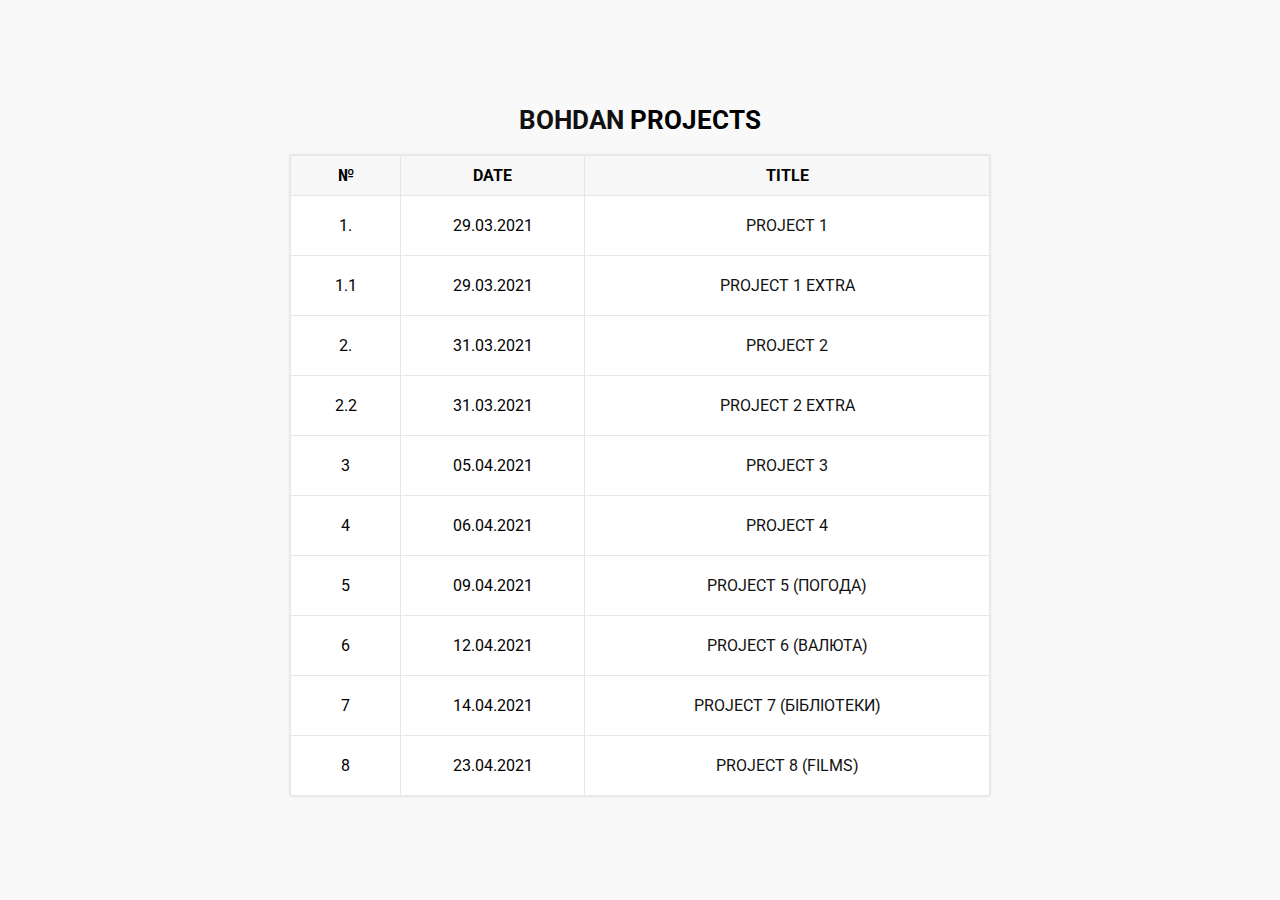
<file: index.html>
<head>
	<meta charset="UTF-8">
	<meta name="viewport" content="width=device-width, initial-scale=1.0, maximum-scale=1.0, user-scalable=no">
	<title>Bohdan projects</title>
	<link rel="preconnect" href="https://fonts.gstatic.com">
	<link href="https://fonts.googleapis.com/css2?family=Roboto&display=swap" rel="stylesheet">
	<link href="css/style.css" rel="stylesheet">
</head>
<body>
	<h1><a href="https://bohdan186.github.io/js-courses/">Bohdan</a> projects</h1>
	<table>
		<thead>
			<tr>
				<th>№</th>
				<th>Date</th>
				<th>Title</th>
			</tr>
		  	</thead>
		  	<tbody>
				<tr>
					<td>1.</td>
					<td>29.03.2021</td>
					<td>
						<a href="projects/project-1/index.html">Project 1</a>
					</td>
				</tr>
				<tr>
					<td>1.1</td>
					<td>29.03.2021</td>
					<td>
						<a href="projects/project-1-extra/index.html">Project 1 Extra</a>
					</td>
				</tr>
				<tr>
					<td>2.</td>
					<td>31.03.2021</td>
					<td>
						<a href="projects/project-2/index.html">Project 2</a>
					</td>
				</tr>
				<tr>
					<td>2.2</td>
					<td>31.03.2021</td>
					<td>
						<a href="projects/project-2-extra/index.html">Project 2 Extra</a>
					</td>
				</tr>
				<tr>
					<td>3</td>
					<td>05.04.2021</td>
					<td>
						<a href="projects/project-3/index.html">Project 3</a>
					</td>
				</tr>
				<tr>
					<td>4</td>
					<td>06.04.2021</td>
					<td>
						<a href="projects/project-4/index.html">Project 4</a>
					</td>
				</tr>
				<tr>
					<td>5</td>
					<td>09.04.2021</td>
					<td>
						<a href="projects/project-5/index.html">Project 5 (Погода)</a>
					</td>
				</tr>
				<tr>
					<td>6</td>
					<td>12.04.2021</td>
					<td>
						<a href="projects/project-6/index.html">Project 6 (Валюта)</a>
					</td>
				</tr>
				<tr>
					<td>7</td>
					<td>14.04.2021</td>
					<td>
						<a href="projects/project-7/index.html">Project 7 (Бібліотеки)</a>
					</td>
				</tr>
				<tr>
					<td>8</td>
					<td>23.04.2021</td>
					<td>
						<a href="projects/project-8/index.html">Project 8 (Films)</a>
					</td>
				</tr>
			</tbody>
	</table>
</body>
</file>
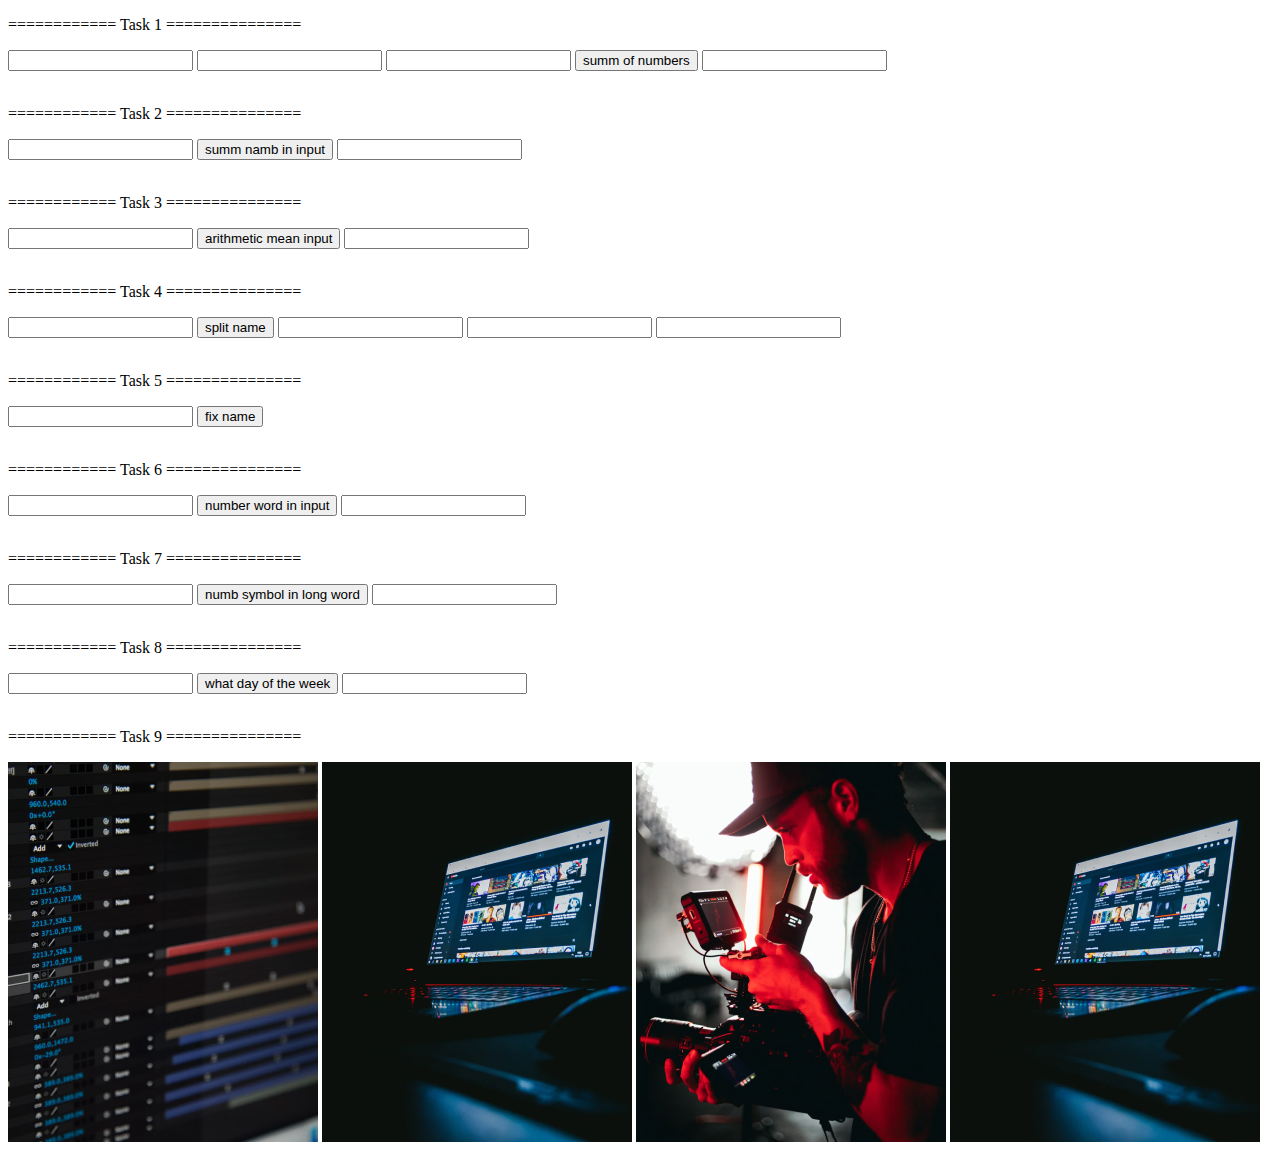
<file: projects/project-1-extra/index.html>
<!DOCTYPE html>
<html lang="en">
<head>
	<meta charset="UTF-8">
	<meta http-equiv="X-UA-Compatible" content="IE=edge">
	<meta name="viewport" content="width=device-width, initial-scale=1.0">
	<title>Project 1 Extra</title>
</head>
<body>
	<p>============ Task 1 ===============</p>

	<input type="text" class="numb1">
	<input type="text" class="numb2">
	<input type="text" class="numb3">
	
	<button class="count">summ of numbers</button>
	
	<input class="result">

	<br><br>
	<p>============ Task 2 ===============</p>

	<input type="text" class = "summ-namb-input">
	<button class="count2">summ namb in input</button>
	<input type="text" class = "result2">

	<br><br>
	<p>============ Task 3 ===============</p>

	<input type="text" class = "arith-mean-input">
	<button class="arith-mean">arithmetic mean input</button>
	<input type="text" class = "result3">

	<br><br>
	<p>============ Task 4 ===============</p>

	<input type="text" class = "full-name">
	<button class="split-name">split name</button>
	<input type="text" class = "first-name">
	<input type="text" class = "last-name">
	<input type="text" class = "surname">

	<br><br>
	<p>============ Task 5 ===============</p>

	<input type="text" class = "fix-name-input">
	<button class="fix-name">fix name</button>

	<br><br>
	<p>============ Task 6 ===============</p>

	<input type="text" class = "numb-word-input">
	<button class="numb-word">number word in input</button>
	<input type="text" class = "result4">

	<br><br>
	<p>============ Task 7 ===============</p>

	<input type="text" class = "numb-symbol-in-long-word-input">
	<button class="numb-symbol-in-long-word">numb symbol in long word</button>
	<input type="text" class = "result5">


	<br><br>
	<p>============ Task 8 ===============</p>

	<input type="text" class = "what-day-input">
	<button class="what-day">what day of the week</button>
	<input type="text" class = "result6">


	<br><br>
	<p>============ Task 9 ===============</p>

	<img src="img/img1.jpg" alt="img1" class="images">
	<img src="img/img4.jpg" alt="img2" class="images">
	<img src="img/img3.jpg" alt="img3" class="images">
	<img src="img/img4.jpg" alt="img4" class="images">


	<script src="js/main.js"></script>
</body>
</html>
</file>
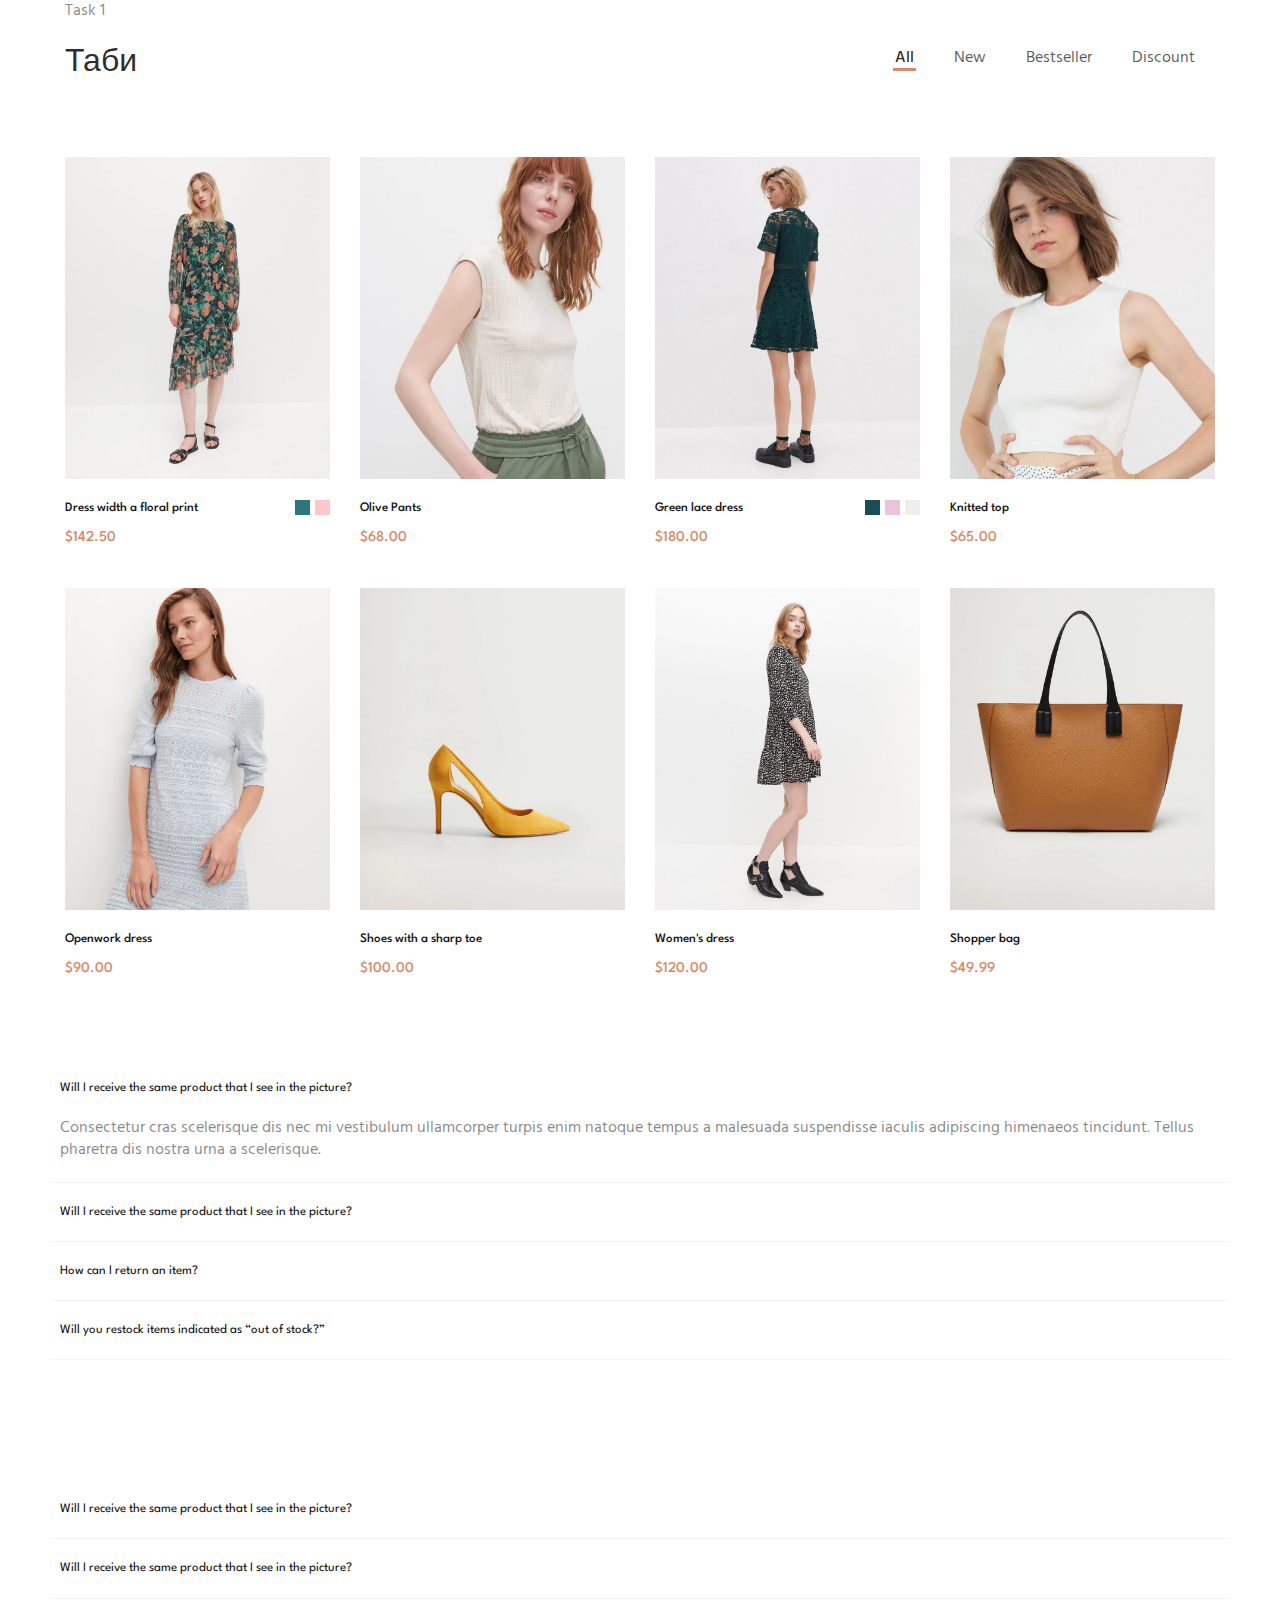
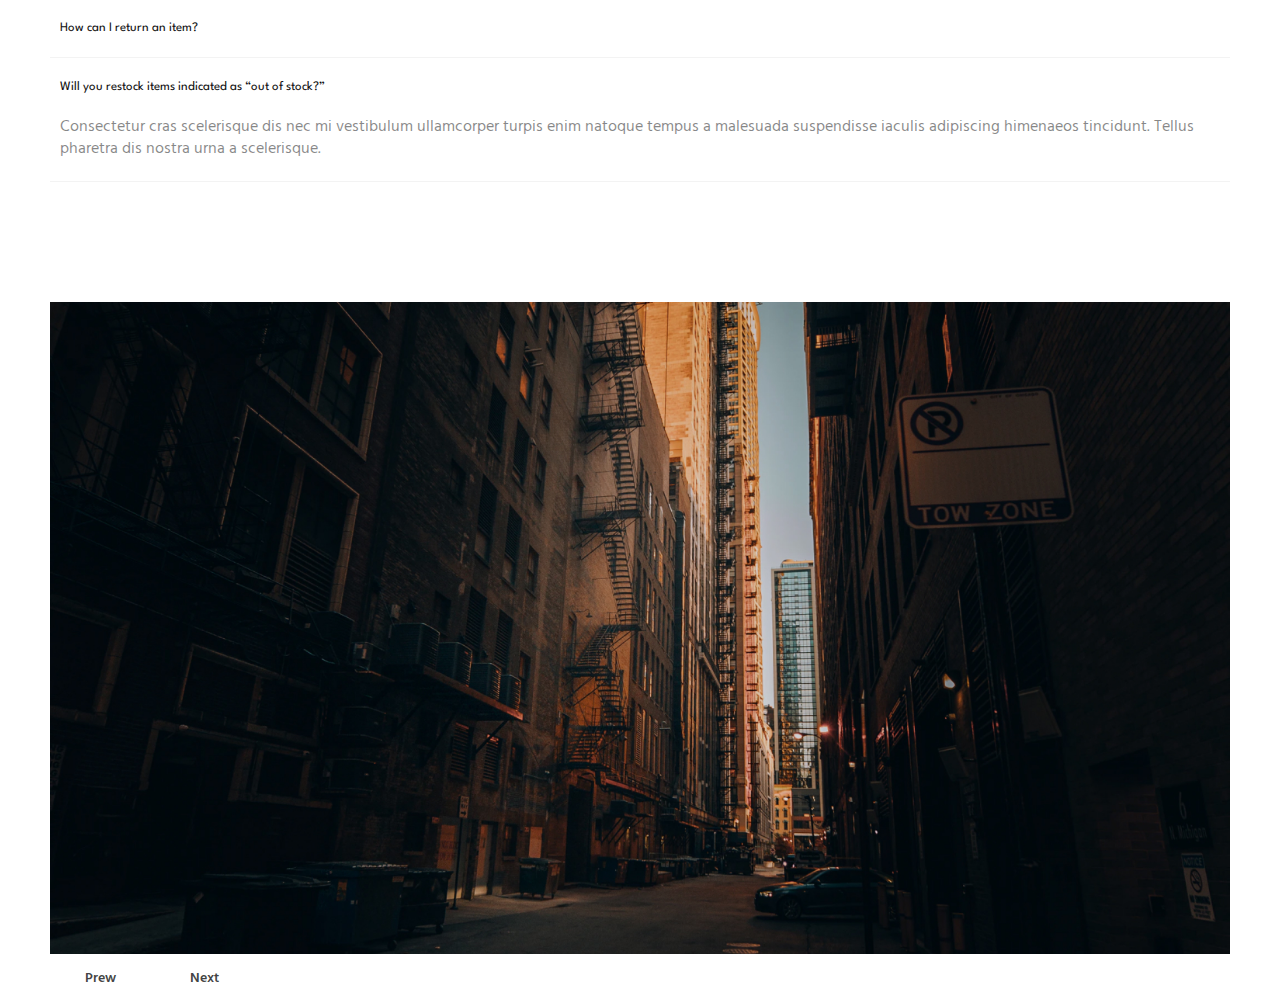
<file: projects/project-2-extra/index.html>
<!DOCTYPE html>
<html lang="en">
<head>
	<meta charset="UTF-8">
	<meta http-equiv="X-UA-Compatible" content="IE=edge">
	<meta name="viewport" content="width=device-width, initial-scale=1.0">
	<link rel="stylesheet" href="https://pro.fontawesome.com/releases/v5.10.0/css/all.css" integrity="sha384-AYmEC3Yw5cVb3ZcuHtOA93w35dYTsvhLPVnYs9eStHfGJvOvKxVfELGroGkvsg+p" crossorigin="anonymous"/>
	<link rel="preconnect" href="https://fonts.gstatic.com">
	<link href="https://fonts.googleapis.com/css2?family=Hind:wght@400;500;600&family=Rubik&family=Spartan:wght@500;600&display=swap" rel="stylesheet">
	<link rel="stylesheet" href="style/style.css">
	<title>Project 2 Extra</title>
</head>
<body>
	<div class="container">

		<section class="products">
			<div class="container">
				
				<header class="head-section">
					<div class="title">
						<p class="subtitle">
							Task 1
						</p>
						<h2>Таби</h2>
					</div>
					
					<ul class="tabs-menu">
						<li class="active"  data-category="all">
							<a href="#">
								<span>
									All
								</span>
							</a>
						</li>
						<li data-category="new">
							<a href="#">
								<span>
									New
								</span>
							</a>
						</li>
						<li data-category="bestseller">
							<a href="#">
								<span>
									Bestseller
								</span>
							</a>
						</li>
						<li data-category="discount">
							<a href="#">
								<span>
									Discount
								</span>
							</a>
						</li>
					</ul>
				</header>
				<div class="content-list">
					<div class="row spacing-bottom-40 active" data-category="all">
						<div class="col-12 col-md-6 col-lg-3">
							<div class="product">
								<div class="img-wrapper">
									<img src="img/products (compressed)/merak-product-3-0-min.jpg" alt="">
									<div class="inner">
										<img src="img/products (compressed)/merak-product-3-2-min.jpg" alt="">
										<div class="absolute content">
											<a href="#" class="absolute"></a>
											<div class="btn-wrapper">
												<a href="#" class="button btn-xx-small adapts">
													<span>Select options</span>
													<span class="hidden-i"><i class="fal fa-plus"></i></span>
												</a>
												<a href="#" class="button btn-xx-small">
													<i class="fal fa-search"></i>
												</a>
												<a href="#" class="button btn-xx-small">
													<i class="far fa-heart"></i>
												</a>
											</div>
										</div>
									</div>
								</div>
								<div class="content">
									<div class="first-line">
										<h6><a href="#">Dress width a floral print</a></h6>
										<div class="btn-wrapper">
											<a href="#" class="swatch swatch-small swatch-bgc-3"></a>
											<a href="#" class="swatch swatch-small swatch-bgc-4"></a>
										</div>
									</div>
									<div class="price">$142.50</div>
								</div>
							</div>
						</div>
						<div class="col-12 col-md-6 col-lg-3">
							<div class="product">
								<div class="img-wrapper">
									<img src="img/products (compressed)/merak-product-5-2-min.jpg" alt="">
									<div class="inner">
										<img src="img/products (compressed)/merak-product-5-0-min.jpg" alt="">
										<div class="absolute content">
											<a href="#" class="absolute"></a>
											<div class="btn-wrapper">
												<a href="#" class="button btn-xx-small adapts">
													<span>Select options</span>
													<span class="hidden-i"><i class="fal fa-plus"></i></span>
												</a>
												<a href="#" class="button btn-xx-small">
													<i class="fal fa-search"></i>
												</a>
												<a href="#" class="button btn-xx-small">
													<i class="far fa-heart"></i>
												</a>
											</div>
										</div>
									</div>
								</div>
								<div class="content">
									<div class="first-line">
										<h6><a href="#">Olive Pants</a></h6>
									</div>
									<div class="price">$68.00</div>
								</div>
							</div>
						</div>
						<div class="col-12 col-md-6 col-lg-3">
							<div class="product">
								<div class="img-wrapper">
									<img src="img/products (compressed)/merak-product-14-2-min.jpg" alt="">
									<div class="inner">
										<img src="img/products (compressed)/merak-product-14-1-min.jpg" alt="">
										<div class="absolute content">
											<a href="#" class="absolute"></a>
											<div class="btn-wrapper">
												<a href="#" class="button btn-xx-small adapts">
													<span>Select options</span>
													<span class="hidden-i"><i class="fal fa-plus"></i></span>
												</a>
												<a href="#" class="button btn-xx-small">
													<i class="fal fa-search"></i>
												</a>
												<a href="#" class="button btn-xx-small">
													<i class="far fa-heart"></i>
												</a>
											</div>
										</div>
									</div>
								</div>
								<div class="content">
									<div class="first-line">
										<h6><a href="#">Green lace dress</a></h6>
										<div class="btn-wrapper">
											<a href="#" class="swatch swatch-small swatch-bgc-5"></a>
											<a href="#" class="swatch swatch-small swatch-bgc-6"></a>
											<a href="#" class="swatch swatch-small swatch-bgc-7"></a>
										</div>
									</div>
									<div class="price">$180.00</div>
								</div>
							</div>
						</div>
						<div class="col-12 col-md-6 col-lg-3">
							<div class="product">
								<div class="img-wrapper">
									<img src="img/products (compressed)/merak-product-9-1-min.jpg" alt="">
									<div class="inner">
										<img src="img/products (compressed)/merak-product-9-0-min.jpg" alt="">
										<div class="absolute content">
											<a href="#" class="absolute"></a>
											<div class="btn-wrapper">
												<a href="#" class="button btn-xx-small adapts">
													<span>Select options</span>
													<span class="hidden-i"><i class="fal fa-plus"></i></span>
												</a>
												<a href="#" class="button btn-xx-small">
													<i class="fal fa-search"></i>
												</a>
												<a href="#" class="button btn-xx-small">
													<i class="far fa-heart"></i>
												</a>
											</div>
										</div>
									</div>
								</div>
								<div class="content">
									<div class="first-line">
										<h6><a href="#">Knitted top</a></h6>
									</div>
									<div class="price">$65.00</div>
								</div>
							</div>
						</div>
	
						
						<div class="col-12 col-md-6 col-lg-3">
							<div class="product">
								<div class="img-wrapper">
									<img src="img/products (compressed)/merak-product-1-1-min.jpg" alt="">
									<div class="inner">
										<img src="img/products (compressed)/merak-product-1-0-min.jpg" alt="">
										<div class="absolute content">
											<a href="#" class="absolute"></a>
											<div class="btn-wrapper">
												<a href="#" class="button btn-xx-small adapts">
													<span>Select options</span>
													<span class="hidden-i"><i class="fal fa-plus"></i></span>
												</a>
												<a href="#" class="button btn-xx-small">
													<i class="fal fa-search"></i>
												</a>
												<a href="#" class="button btn-xx-small">
													<i class="far fa-heart"></i>
												</a>
											</div>
										</div>
									</div>
								</div>
								<div class="content">
									<div class="first-line">
										<h6><a href="#">Openwork dress</a></h6>
									</div>
									<div class="price">$90.00</div>
								</div>
							</div>
						</div>
						<div class="col-12 col-md-6 col-lg-3">
							<div class="product">
								<div class="img-wrapper">
									<img src="img/products (compressed)/merak-product-7-0-min.jpg" alt="">
									<div class="inner">
										<img src="img/products (compressed)/merak-product-7-1-min.jpg" alt="">
										<div class="absolute content">
											<a href="#" class="absolute"></a>
											<div class="btn-wrapper">
												<a href="#" class="button btn-xx-small adapts">
													<span>Select options</span>
													<span class="hidden-i"><i class="fal fa-plus"></i></span>
												</a>
												<a href="#" class="button btn-xx-small">
													<i class="fal fa-search"></i>
												</a>
												<a href="#" class="button btn-xx-small">
													<i class="far fa-heart"></i>
												</a>
											</div>
										</div>
									</div>
								</div>
								<div class="content">
									<div class="first-line">
										<h6><a href="#">Shoes with a sharp toe</a></h6>
									</div>
									<div class="price">$100.00</div>
								</div>
							</div>
						</div>
						<div class="col-12 col-md-6 col-lg-3">
							<div class="product">
								<div class="img-wrapper">
									<img src="img/products (compressed)/merak-product-2-0-min.jpg" alt="">
									<div class="inner">
										<img src="img/products (compressed)/merak-product-2-1-min.jpg" alt="">
										<div class="absolute content">
											<a href="#" class="absolute"></a>
											<div class="btn-wrapper">
												<a href="#" class="button btn-xx-small adapts">
													<span>Select options</span>
													<span class="hidden-i"><i class="fal fa-plus"></i></span>
												</a>
												<a href="#" class="button btn-xx-small">
													<i class="fal fa-search"></i>
												</a>
												<a href="#" class="button btn-xx-small">
													<i class="far fa-heart"></i>
												</a>
											</div>
										</div>
									</div>
								</div>
								<div class="content">
									<div class="first-line">
										<h6><a href="#">Women's dress</a></h6>
									</div>
									<div class="price">$120.00</div>
								</div>
							</div>
						</div>
						<div class="col-12 col-md-6 col-lg-3">
							<div class="product">
								<div class="img-wrapper">
									<img src="img/products (compressed)/merak-product-8-0-min.jpg" alt="">
									<div class="inner">
										<img src="img/products (compressed)/merak-product-8-1-min.jpg" alt="">
										<div class="absolute content">
											<a href="#" class="absolute"></a>
											<div class="btn-wrapper">
												<a href="#" class="button btn-xx-small adapts">
													<span>Select options</span>
													<span class="hidden-i"><i class="fal fa-plus"></i></span>
												</a>
												<a href="#" class="button btn-xx-small">
													<i class="fal fa-search"></i>
												</a>
												<a href="#" class="button btn-xx-small">
													<i class="far fa-heart"></i>
												</a>
											</div>
										</div>
									</div>
								</div>
								<div class="content">
									<div class="first-line">
										<h6><a href="#">Shopper bag</a></h6>
									</div>
									<div class="price">$49.99</div>
								</div>
							</div>
						</div>
					</div>
					<div class="row spacing-bottom-40" data-category="new">
						<div class="col-12 col-md-6 col-lg-3">
							<div class="product">
								<div class="img-wrapper">
									<img src="img/products (compressed)/merak-product-19-5-min.jpg" alt="">
									<div class="inner">
										<img src="img/products (compressed)/merak-product-19-3-min.jpg" alt="">
										<div class="absolute content">
											<a href="#" class="absolute"></a>
											<div class="btn-wrapper">
												<a href="#" class="button btn-xx-small adapts">
													<span>Select options</span>
													<span class="hidden-i"><i class="fal fa-plus"></i></span>
												</a>
												<a href="#" class="button btn-xx-small">
													<i class="fal fa-search"></i>
												</a>
												<a href="#" class="button btn-xx-small">
													<i class="far fa-heart"></i>
												</a>
											</div>
										</div>
									</div>
								</div>
								<div class="content">
									<div class="first-line">
										<h6><a href="#">Dress width a floral print</a></h6>
										<div class="btn-wrapper">
											<a href="#" class="swatch swatch-small swatch-bgc-3"></a>
											<a href="#" class="swatch swatch-small swatch-bgc-4"></a>
										</div>
									</div>
									<div class="price">$142.50</div>
								</div>
							</div>
						</div>
						<div class="col-12 col-md-6 col-lg-3">
							<div class="product">
								<div class="img-wrapper">
									<img src="img/products (compressed)/merak-product-22-1-min.jpg" alt="">
									<div class="inner">
										<img src="img/products (compressed)/merak-product-22-3-min.jpg" alt="">
										<div class="absolute content">
											<a href="#" class="absolute"></a>
											<div class="btn-wrapper">
												<a href="#" class="button btn-xx-small adapts">
													<span>Select options</span>
													<span class="hidden-i"><i class="fal fa-plus"></i></span>
												</a>
												<a href="#" class="button btn-xx-small">
													<i class="fal fa-search"></i>
												</a>
												<a href="#" class="button btn-xx-small">
													<i class="far fa-heart"></i>
												</a>
											</div>
										</div>
									</div>
								</div>
								<div class="content">
									<div class="first-line">
										<h6><a href="#">Olive Pants</a></h6>
									</div>
									<div class="price">$68.00</div>
								</div>
							</div>
						</div>
						<div class="col-12 col-md-6 col-lg-3">
							<div class="product">
								<div class="img-wrapper">
									<img src="img/products (compressed)/merak-product-1-1-min.jpg" alt="">
									<div class="inner">
										<img src="img/products (compressed)/merak-product-1-0-min.jpg" alt="">
										<div class="absolute content">
											<a href="#" class="absolute"></a>
											<div class="btn-wrapper">
												<a href="#" class="button btn-xx-small adapts">
													<span>Select options</span>
													<span class="hidden-i"><i class="fal fa-plus"></i></span>
												</a>
												<a href="#" class="button btn-xx-small">
													<i class="fal fa-search"></i>
												</a>
												<a href="#" class="button btn-xx-small">
													<i class="far fa-heart"></i>
												</a>
											</div>
										</div>
									</div>
								</div>
								<div class="content">
									<div class="first-line">
										<h6><a href="#">Openwork dress</a></h6>
									</div>
									<div class="price">$90.00</div>
								</div>
							</div>
						</div>
						<div class="col-12 col-md-6 col-lg-3">
							<div class="product">
								<div class="img-wrapper">
									<img src="img/products (compressed)/merak-product-7-0-min.jpg" alt="">
									<div class="inner">
										<img src="img/products (compressed)/merak-product-7-1-min.jpg" alt="">
										<div class="absolute content">
											<a href="#" class="absolute"></a>
											<div class="btn-wrapper">
												<a href="#" class="button btn-xx-small adapts">
													<span>Select options</span>
													<span class="hidden-i"><i class="fal fa-plus"></i></span>
												</a>
												<a href="#" class="button btn-xx-small">
													<i class="fal fa-search"></i>
												</a>
												<a href="#" class="button btn-xx-small">
													<i class="far fa-heart"></i>
												</a>
											</div>
										</div>
									</div>
								</div>
								<div class="content">
									<div class="first-line">
										<h6><a href="#">Shoes with a sharp toe</a></h6>
									</div>
									<div class="price">$100.00</div>
								</div>
							</div>
						</div>
						<div class="col-12 col-md-6 col-lg-3">
							<div class="product">
								<div class="img-wrapper">
									<img src="img/products (compressed)/merak-product-27-1-min.jpg" alt="">
									<div class="inner">
										<img src="img/products (compressed)/merak-product-27-1-min.jpg" alt="">
										<div class="absolute content">
											<a href="#" class="absolute"></a>
											<div class="btn-wrapper">
												<a href="#" class="button btn-xx-small adapts">
													<span>Select options</span>
													<span class="hidden-i"><i class="fal fa-plus"></i></span>
												</a>
												<a href="#" class="button btn-xx-small">
													<i class="fal fa-search"></i>
												</a>
												<a href="#" class="button btn-xx-small">
													<i class="far fa-heart"></i>
												</a>
											</div>
										</div>
									</div>
								</div>
								<div class="content">
									<div class="first-line">
										<h6><a href="#">Olive Pants</a></h6>
									</div>
									<div class="price">$68.00</div>
								</div>
							</div>
						</div>
					</div>
					<div class="row spacing-bottom-40" data-category="bestseller">
						<div class="col-12 col-md-6 col-lg-3">
							<div class="product">
								<div class="img-wrapper">
									<img src="img/products (compressed)/merak-product-3-0-min.jpg" alt="">
									<div class="inner">
										<img src="img/products (compressed)/merak-product-3-3-min.jpg" alt="">
										<div class="absolute content">
											<a href="#" class="absolute"></a>
											<div class="btn-wrapper">
												<a href="#" class="button btn-xx-small adapts">
													<span>Select options</span>
													<span class="hidden-i"><i class="fal fa-plus"></i></span>
												</a>
												<a href="#" class="button btn-xx-small">
													<i class="fal fa-search"></i>
												</a>
												<a href="#" class="button btn-xx-small">
													<i class="far fa-heart"></i>
												</a>
											</div>
										</div>
									</div>
								</div>
								<div class="content">
									<div class="first-line">
										<h6><a href="#">Dress width a floral print</a></h6>
										<div class="btn-wrapper">
											<a href="#" class="swatch swatch-small swatch-bgc-3"></a>
											<a href="#" class="swatch swatch-small swatch-bgc-4"></a>
										</div>
									</div>
									<div class="price">$142.50</div>
								</div>
							</div>
						</div>
						<div class="col-12 col-md-6 col-lg-3">
							<div class="product">
								<div class="img-wrapper">
									<img src="img/products (compressed)/merak-product-32-1-min.jpg" alt="">
									<div class="inner">
										<img src="img/products (compressed)/merak-product-32-2-min.jpg" alt="">
										<div class="absolute content">
											<a href="#" class="absolute"></a>
											<div class="btn-wrapper">
												<a href="#" class="button btn-xx-small adapts">
													<span>Select options</span>
													<span class="hidden-i"><i class="fal fa-plus"></i></span>
												</a>
												<a href="#" class="button btn-xx-small">
													<i class="fal fa-search"></i>
												</a>
												<a href="#" class="button btn-xx-small">
													<i class="far fa-heart"></i>
												</a>
											</div>
										</div>
									</div>
								</div>
								<div class="content">
									<div class="first-line">
										<h6><a href="#">Olive Pants</a></h6>
									</div>
									<div class="price">$68.00</div>
								</div>
							</div>
						</div>
						<div class="col-12 col-md-6 col-lg-3">
							<div class="product">
								<div class="img-wrapper">
									<img src="img/products (compressed)/merak-product-5-0-min.jpg" alt="">
									<div class="inner">
										<img src="img/products (compressed)/merak-product-5-1-min.jpg" alt="">
										<div class="absolute content">
											<a href="#" class="absolute"></a>
											<div class="btn-wrapper">
												<a href="#" class="button btn-xx-small adapts">
													<span>Select options</span>
													<span class="hidden-i"><i class="fal fa-plus"></i></span>
												</a>
												<a href="#" class="button btn-xx-small">
													<i class="fal fa-search"></i>
												</a>
												<a href="#" class="button btn-xx-small">
													<i class="far fa-heart"></i>
												</a>
											</div>
										</div>
									</div>
								</div>
								<div class="content">
									<div class="first-line">
										<h6><a href="#">Openwork dress</a></h6>
									</div>
									<div class="price">$90.00</div>
								</div>
							</div>
						</div>
						<div class="col-12 col-md-6 col-lg-3">
							<div class="product">
								<div class="img-wrapper">
									<img src="img/products (compressed)/merak-product-6-0-min.jpg" alt="">
									<div class="inner">
										<img src="img/products (compressed)/merak-product-6-1-min.jpg" alt="">
										<div class="absolute content">
											<a href="#" class="absolute"></a>
											<div class="btn-wrapper">
												<a href="#" class="button btn-xx-small adapts">
													<span>Select options</span>
													<span class="hidden-i"><i class="fal fa-plus"></i></span>
												</a>
												<a href="#" class="button btn-xx-small">
													<i class="fal fa-search"></i>
												</a>
												<a href="#" class="button btn-xx-small">
													<i class="far fa-heart"></i>
												</a>
											</div>
										</div>
									</div>
								</div>
								<div class="content">
									<div class="first-line">
										<h6><a href="#">Shoes with a sharp toe</a></h6>
									</div>
									<div class="price">$100.00</div>
								</div>
							</div>
						</div>
						<div class="col-12 col-md-6 col-lg-3">
							<div class="product">
								<div class="img-wrapper">
									<img src="img/products (compressed)/merak-product-17-2-min.jpg" alt="">
									<div class="inner">
										<img src="img/products (compressed)/merak-product-17-0-min.jpg" alt="">
										<div class="absolute content">
											<a href="#" class="absolute"></a>
											<div class="btn-wrapper">
												<a href="#" class="button btn-xx-small adapts">
													<span>Select options</span>
													<span class="hidden-i"><i class="fal fa-plus"></i></span>
												</a>
												<a href="#" class="button btn-xx-small">
													<i class="fal fa-search"></i>
												</a>
												<a href="#" class="button btn-xx-small">
													<i class="far fa-heart"></i>
												</a>
											</div>
										</div>
									</div>
								</div>
								<div class="content">
									<div class="first-line">
										<h6><a href="#">Olive Pants</a></h6>
									</div>
									<div class="price">$68.00</div>
								</div>
							</div>
						</div>
					</div>
					<div class="row spacing-bottom-40" data-category="discount">
						<div class="col-12 col-md-6 col-lg-3">
							<div class="product">
								<div class="img-wrapper">
									<img src="img/products (compressed)/merak-product-22-2-min.jpg" alt="">
									<div class="inner">
										<img src="img/products (compressed)/merak-product-22-3-min.jpg" alt="">
										<div class="absolute content">
											<a href="#" class="absolute"></a>
											<div class="btn-wrapper">
												<a href="#" class="button btn-xx-small adapts">
													<span>Select options</span>
													<span class="hidden-i"><i class="fal fa-plus"></i></span>
												</a>
												<a href="#" class="button btn-xx-small">
													<i class="fal fa-search"></i>
												</a>
												<a href="#" class="button btn-xx-small">
													<i class="far fa-heart"></i>
												</a>
											</div>
										</div>
									</div>
								</div>
								<div class="content">
									<div class="first-line">
										<h6><a href="#">Dress width a floral print</a></h6>
										<div class="btn-wrapper">
											<a href="#" class="swatch swatch-small swatch-bgc-3"></a>
											<a href="#" class="swatch swatch-small swatch-bgc-4"></a>
										</div>
									</div>
									<div class="price">$142.50</div>
								</div>
							</div>
						</div>
						<div class="col-12 col-md-6 col-lg-3">
							<div class="product">
								<div class="img-wrapper">
									<img src="img/products (compressed)/merak-product-10-1-min.jpg" alt="">
									<div class="inner">
										<img src="img/products (compressed)/merak-product-11-0-min.jpg" alt="">
										<div class="absolute content">
											<a href="#" class="absolute"></a>
											<div class="btn-wrapper">
												<a href="#" class="button btn-xx-small adapts">
													<span>Select options</span>
													<span class="hidden-i"><i class="fal fa-plus"></i></span>
												</a>
												<a href="#" class="button btn-xx-small">
													<i class="fal fa-search"></i>
												</a>
												<a href="#" class="button btn-xx-small">
													<i class="far fa-heart"></i>
												</a>
											</div>
										</div>
									</div>
								</div>
								<div class="content">
									<div class="first-line">
										<h6><a href="#">Olive Pants</a></h6>
									</div>
									<div class="price">$68.00</div>
								</div>
							</div>
						</div>
						<div class="col-12 col-md-6 col-lg-3">
							<div class="product">
								<div class="img-wrapper">
									<img src="img/products (compressed)/merak-product-12-0-min.jpg" alt="">
									<div class="inner">
										<img src="img/products (compressed)/merak-product-13-0-min.jpg" alt="">
										<div class="absolute content">
											<a href="#" class="absolute"></a>
											<div class="btn-wrapper">
												<a href="#" class="button btn-xx-small adapts">
													<span>Select options</span>
													<span class="hidden-i"><i class="fal fa-plus"></i></span>
												</a>
												<a href="#" class="button btn-xx-small">
													<i class="fal fa-search"></i>
												</a>
												<a href="#" class="button btn-xx-small">
													<i class="far fa-heart"></i>
												</a>
											</div>
										</div>
									</div>
								</div>
								<div class="content">
									<div class="first-line">
										<h6><a href="#">Openwork dress</a></h6>
									</div>
									<div class="price">$90.00</div>
								</div>
							</div>
						</div>
					</div>
				</div>
			</div>
		</section>

		<section class="accordions">
			<div class="accordion-wrapper">
				<div class="accordion open">
					<div class="accordion-title">
						<h6>Will I receive the same product that I see in the picture?</h6>
						<button class="accordions-arrow">
							<i class="fal fa-angle-down"></i>
						</button>
					</div>
					<p>Consectetur cras scelerisque dis nec mi vestibulum ullamcorper turpis enim natoque tempus a malesuada suspendisse iaculis adipiscing himenaeos tincidunt.
						Tellus pharetra dis nostra urna a scelerisque.</p>
				</div>
				<div class="accordion">
					<div class="accordion-title">
						<h6>Will I receive the same product that I see in the picture?</h6>
						<button class="accordions-arrow">
							<i class="fal fa-angle-down"></i>
						</button>
					</div>
					<p>Consectetur cras scelerisque dis nec mi vestibulum ullamcorper turpis enim natoque tempus a malesuada suspendisse iaculis adipiscing himenaeos tincidunt.
						Tellus pharetra dis nostra urna a scelerisque.</p>
				</div>
				<div class="accordion">
					<div class="accordion-title">
						<h6>How can I return an item?</h6>
						<button class="accordions-arrow">
							<i class="fal fa-angle-down"></i>
						</button>
					</div>
					<p>Consectetur cras scelerisque dis nec mi vestibulum ullamcorper turpis enim natoque tempus a malesuada suspendisse iaculis adipiscing himenaeos tincidunt.
						Tellus pharetra dis nostra urna a scelerisque.</p>
				</div>
				<div class="accordion">
					<div class="accordion-title">
						<h6>Will you restock items indicated as “out of stock?”</h6>
						<button class="accordions-arrow">
							<i class="fal fa-angle-down"></i>
						</button>
					</div>
					<p>Consectetur cras scelerisque dis nec mi vestibulum ullamcorper turpis enim natoque tempus a malesuada suspendisse iaculis adipiscing himenaeos tincidunt.
						Tellus pharetra dis nostra urna a scelerisque.</p>
				</div>

				
			</div>
		</section>

		<section class="accordions">
			<div class="accordion-wrapper">
				<div class="accordion2">
					<div class="accordion-title">
						<h6>Will I receive the same product that I see in the picture?</h6>
						<button class="accordions-arrow">
							<i class="fal fa-angle-down"></i>
						</button>
					</div>
					<p>Consectetur cras scelerisque dis nec mi vestibulum ullamcorper turpis enim natoque tempus a malesuada suspendisse iaculis adipiscing himenaeos tincidunt.
						Tellus pharetra dis nostra urna a scelerisque.</p>
				</div>
				<div class="accordion2">
					<div class="accordion-title">
						<h6>Will I receive the same product that I see in the picture?</h6>
						<button class="accordions-arrow">
							<i class="fal fa-angle-down"></i>
						</button>
					</div>
					<p>Consectetur cras scelerisque dis nec mi vestibulum ullamcorper turpis enim natoque tempus a malesuada suspendisse iaculis adipiscing himenaeos tincidunt.
						Tellus pharetra dis nostra urna a scelerisque.</p>
				</div>
				<div class="accordion2">
					<div class="accordion-title">
						<h6>How can I return an item?</h6>
						<button class="accordions-arrow">
							<i class="fal fa-angle-down"></i>
						</button>
					</div>
					<p>Consectetur cras scelerisque dis nec mi vestibulum ullamcorper turpis enim natoque tempus a malesuada suspendisse iaculis adipiscing himenaeos tincidunt.
						Tellus pharetra dis nostra urna a scelerisque.</p>
				</div>
				<div class="accordion2 open">
					<div class="accordion-title">
						<h6>Will you restock items indicated as “out of stock?”</h6>
						<button class="accordions-arrow">
							<i class="fal fa-angle-down"></i>
						</button>
					</div>
					<p>Consectetur cras scelerisque dis nec mi vestibulum ullamcorper turpis enim natoque tempus a malesuada suspendisse iaculis adipiscing himenaeos tincidunt.
						Tellus pharetra dis nostra urna a scelerisque.</p>
				</div>

				
			</div>
		</section>

		<section class="slider-wrapper">
			<div class="slider">
				<div class="slide">
					<img src="img/p-blog-2.jpg" alt="slider">
				</div>
				<div class="slide">
					<img src="img/p-blog-5.jpg" alt="slider">
				</div>
				<div class="slide active">
					<img src="img/p-blog-6.jpg" alt="slider">
				</div>
				<div class="slide">
					<img src="img/p-blog-10.jpg" alt="slider">
				</div>
				<div class="slide">
					<img src="img/p-blog-11.jpg" alt="slider">
				</div>
			</div>
			<div class="slider-nav">
				<button class="slider-nav-prew" data-direction="prew">Prew</button>
				<button class="slider-nav-next" data-direction="next">Next</button>
			</div>
		</section>

	</div>
	<script src="js/main.js"></script>
</body>
</html>
</file>
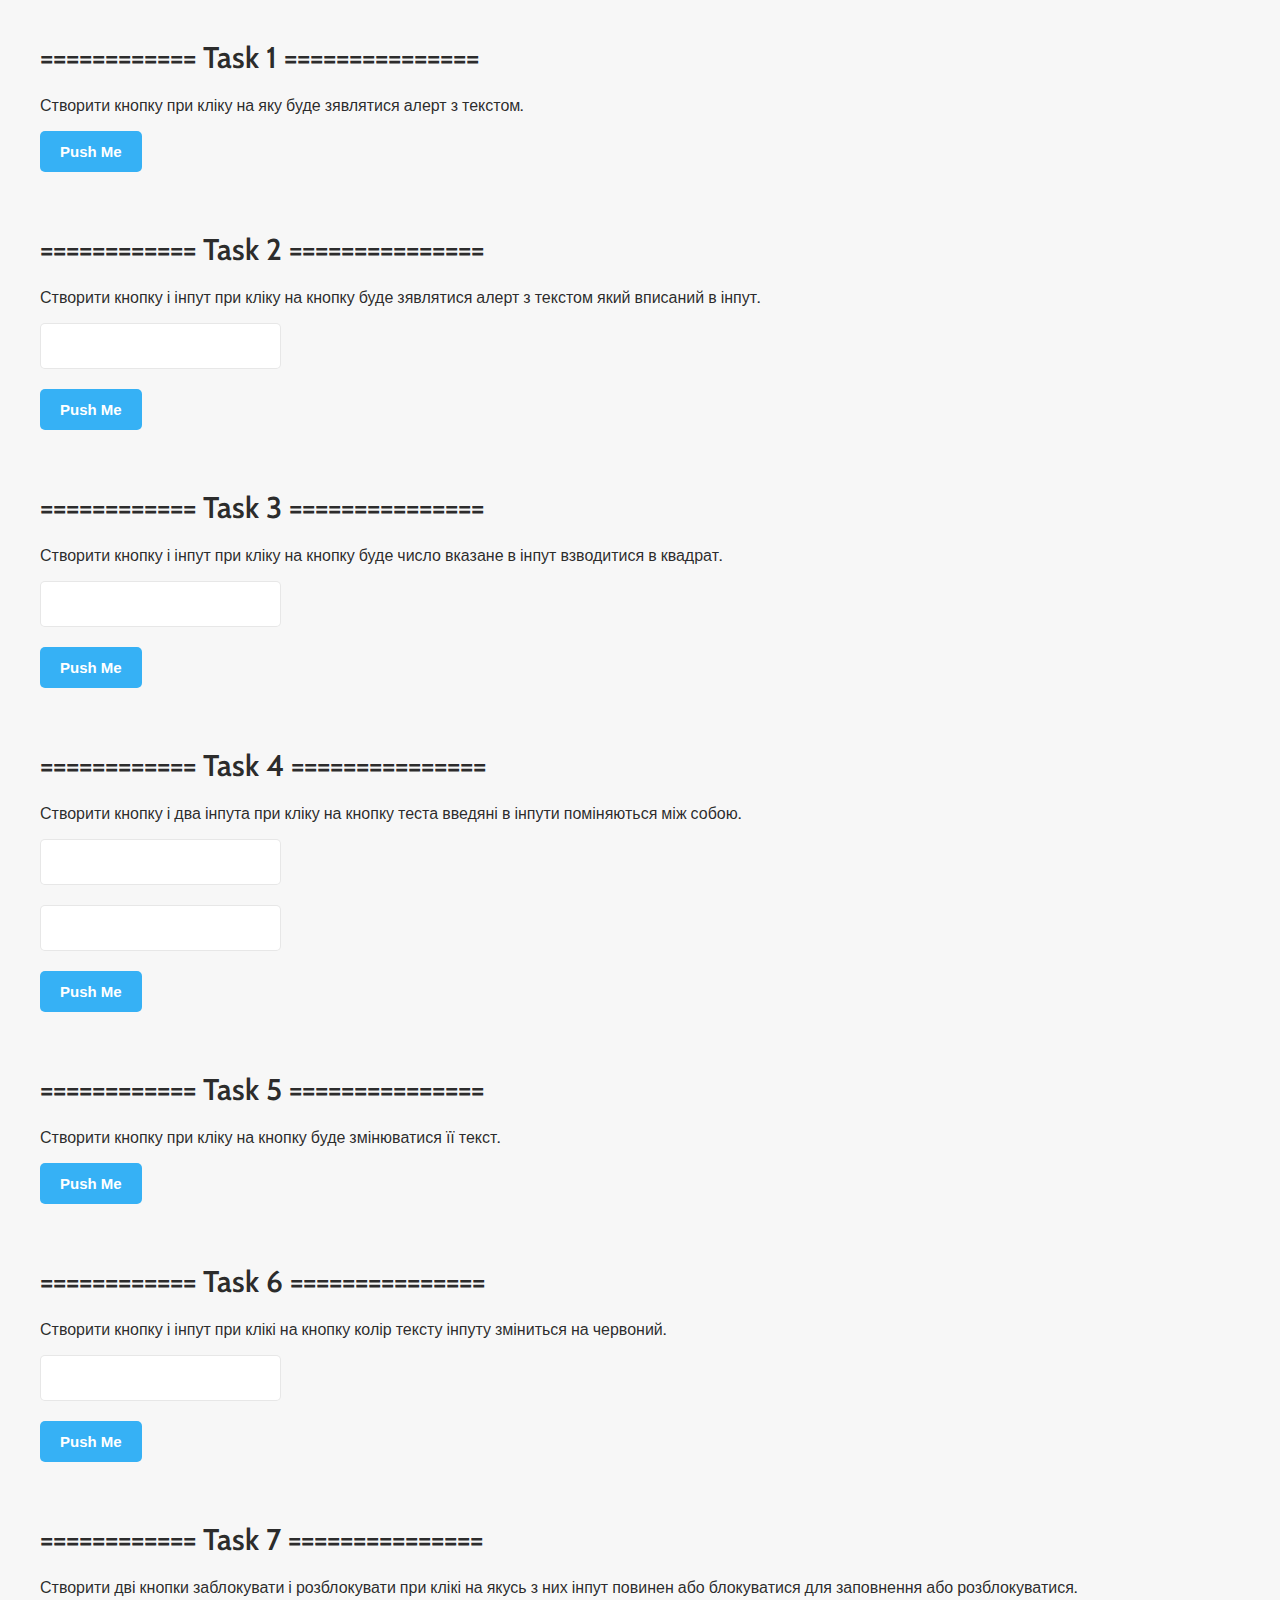
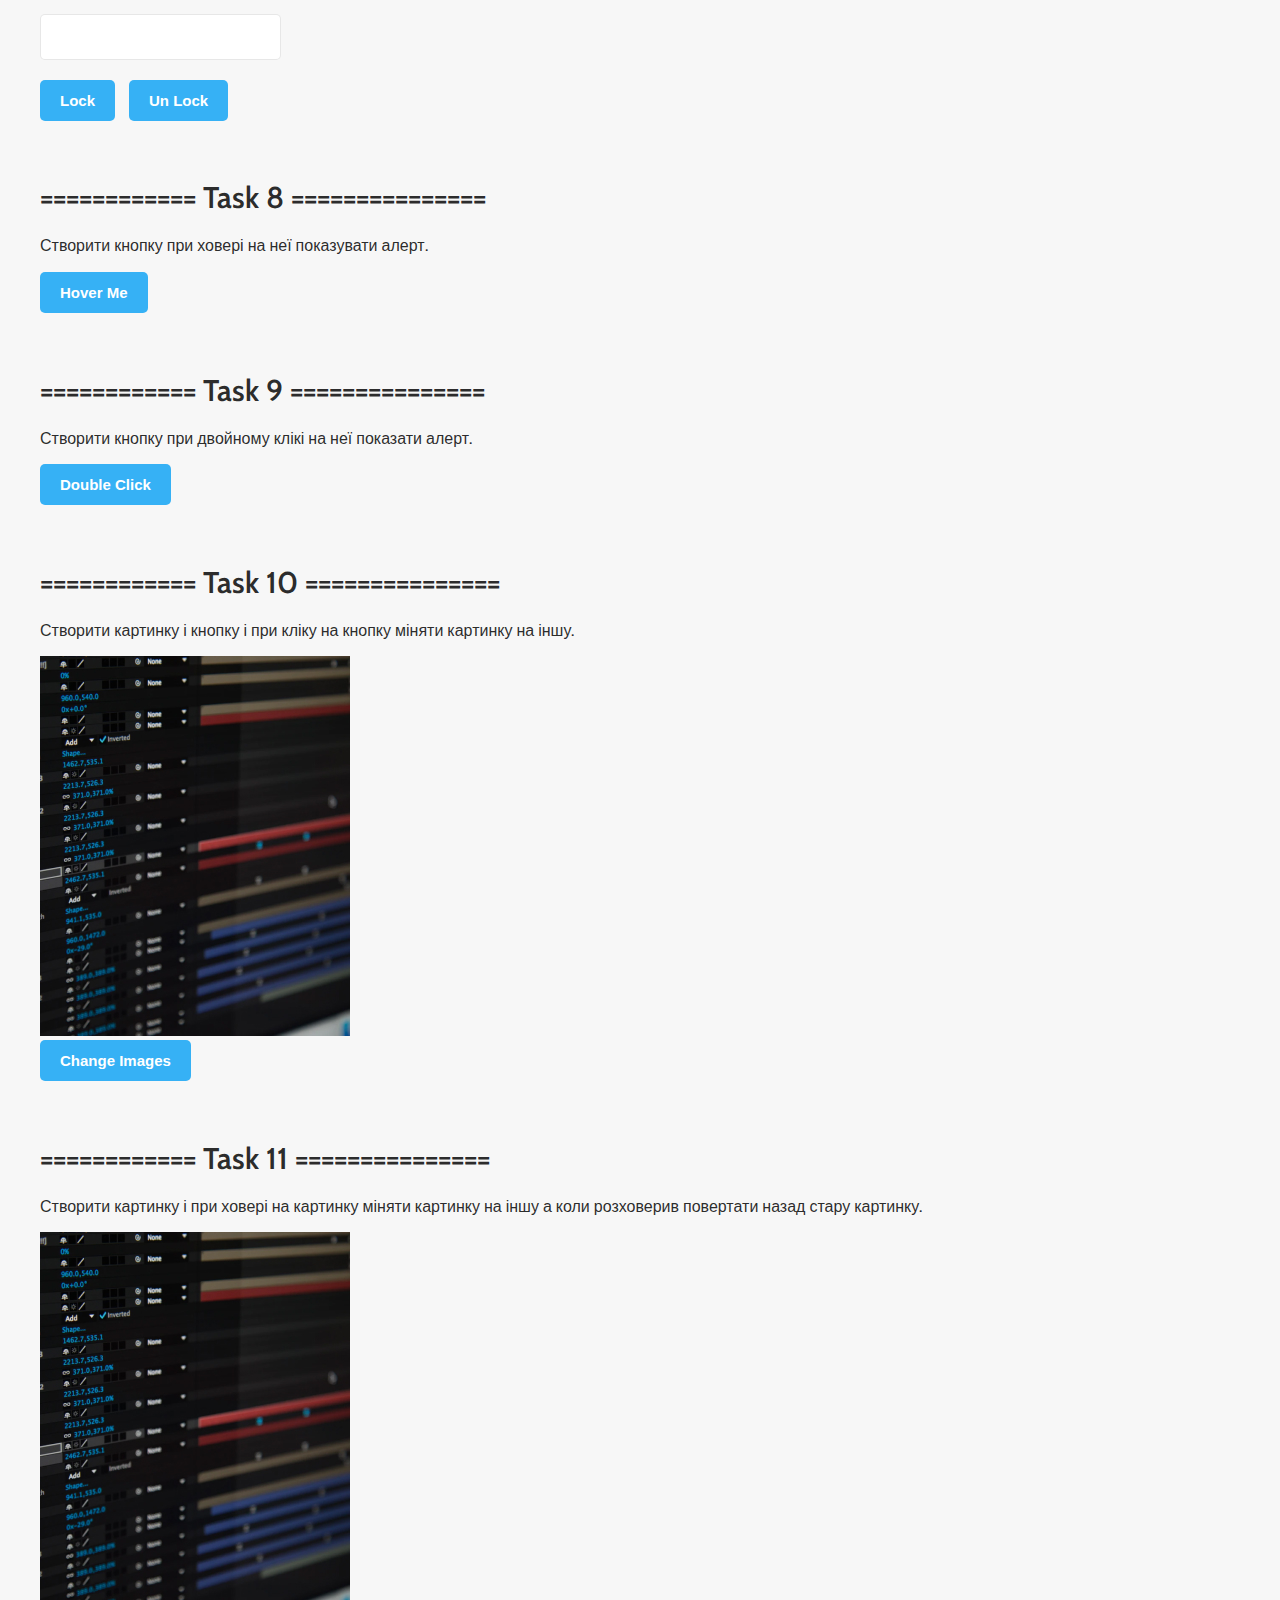
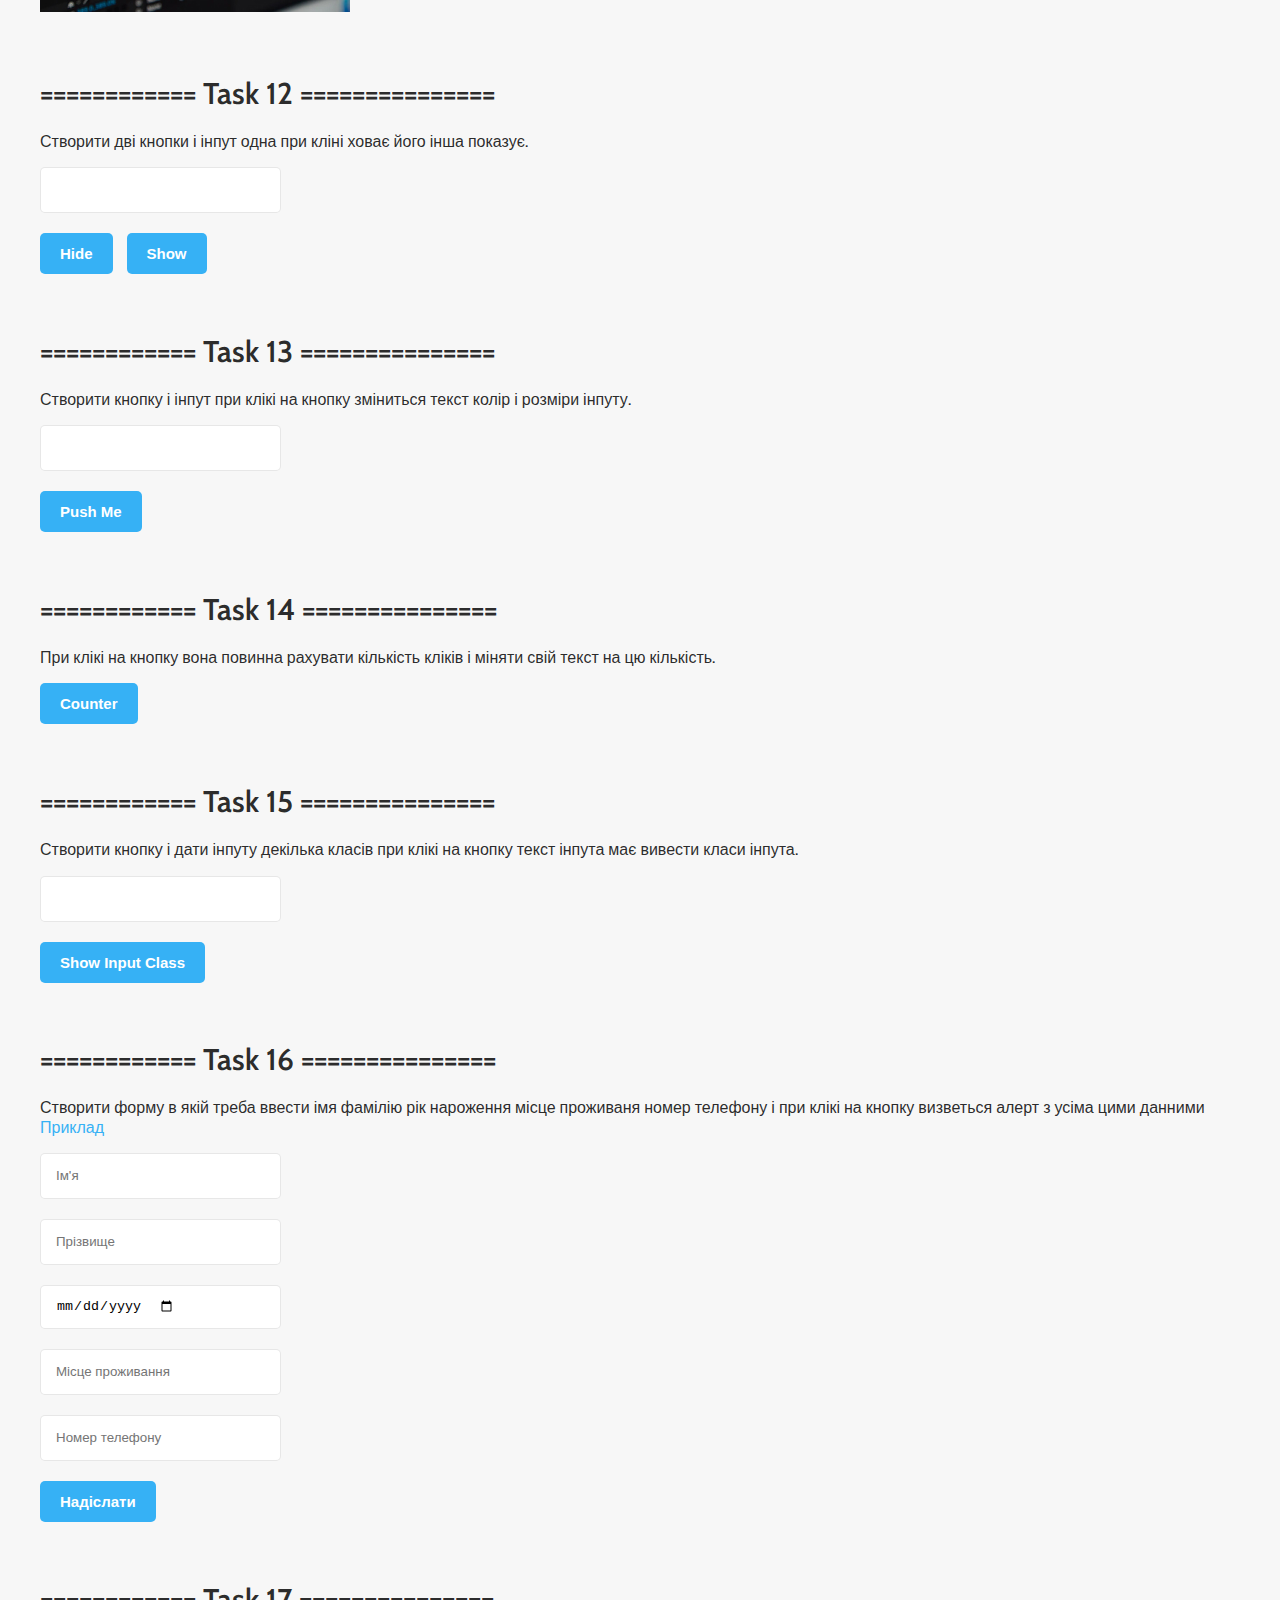
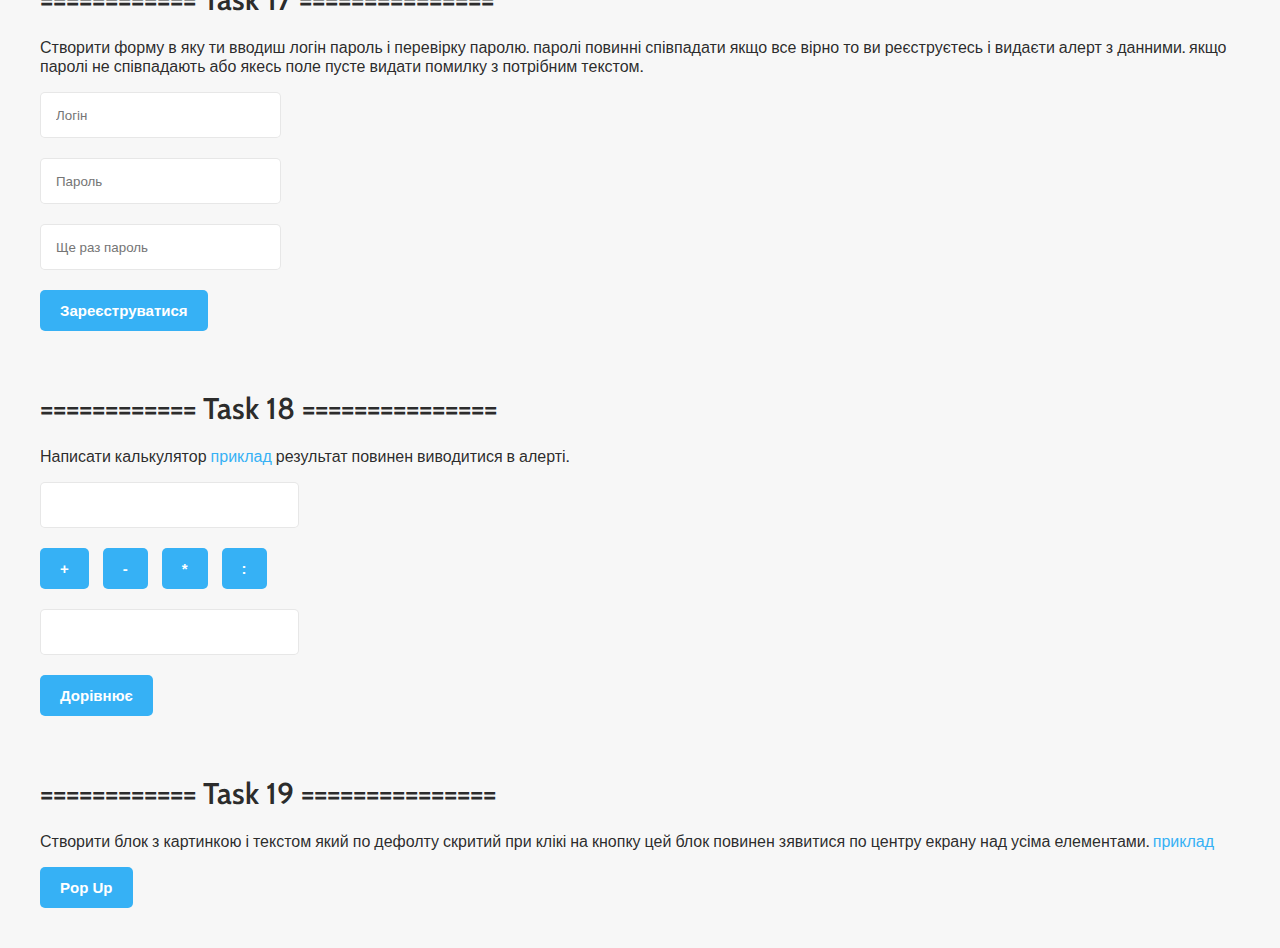
<file: projects/project-2/index.html>
<!DOCTYPE html>
<html lang="en">
<head>
	<meta charset="UTF-8">
	<meta http-equiv="X-UA-Compatible" content="IE=edge">
	<meta name="viewport" content="width=device-width, initial-scale=1.0">
	<link rel="preconnect" href="https://fonts.gstatic.com">
	<link href="https://fonts.googleapis.com/css2?family=Cabin:wght@400;600&display=swap" rel="stylesheet">
	<link rel="stylesheet" href="style/style.css">
	<title>Project 2</title>
</head>
<body>
	<div class="container">
		<h4>============ Task 1 ===============</h4>
		<p>
			Створити кнопку при кліку на яку буде зявлятися алерт з текстом.
		</p>
		
		<div class="row spacing-20">
			<div class="col-4">

				<button class="call-alert">Push me</button>
			</div>
		</div>

		<h4>============ Task 2 ===============</h4>
		<p>
			Створити кнопку і інпут при кліку на кнопку буде зявлятися алерт з текстом який вписаний в інпут.
		</p>
		
		<div class="row spacing-20">
			<div class="col-4">

				<input type="text" class="call-alert-2-input">
				<button class="call-alert-2">Push me</button>
			</div>
		</div>

		<h4>============ Task 3 ===============</h4>
		<p>
			Створити кнопку і інпут при кліку на кнопку буде число вказане в інпут взводитися в квадрат.
		</p>
		
		<div class="row spacing-20">
			<div class="col-4">

				<input type="text" class="square-numb-input">
				<button class="square-numb">Push me</button>
			</div>
		</div>

		<h4>============ Task 4 ===============</h4>
		<p>
			Створити кнопку і два інпута при кліку на кнопку теста введяні в інпути поміняються між собою.
		</p>
		
		<div class="row spacing-20">
			<div class="col-4">

				<input type="text" class="swap-places-input">
				<input type="text" class="swap-places-input">
				<button class="swap-places">Push me</button>
			</div>
		</div>

		<h4>============ Task 5 ===============</h4>
		<p>
			Створити кнопку при кліку на кнопку буде змінюватися її текст.
		</p>
		
		<div class="row spacing-20">
			<div class="col-4">

				<button class="change-text">Push me</button>
			</div>
		</div>


		<h4>============ Task 6 ===============</h4>
		<p>
			Створити кнопку і інпут при клікі на кнопку колір тексту інпуту зміниться на червоний.
		</p>
		
		<div class="row spacing-20">
			<div class="col-4">

				<input type="text" class="change-color-input">
				<button class="change-color">Push me</button>
			</div>
		</div>

		<h4>============ Task 7 ===============</h4>
		<p>
			Створити дві кнопки заблокувати і розблокувати при клікі на якусь з них інпут повинен або блокуватися для заповнення або розблокуватися.
		</p>
		
		<div class="row spacing-20">
			<div class="col-4">

				<input type="text" class="lock-un-lock-input">
				<button class="lock">Lock</button>
				<button class="un-lock">Un lock</button>
			</div>
		</div>

		<h4>============ Task 8 ===============</h4>
		<p>
			Створити кнопку при ховері на неї показувати алерт.
		</p>
		
		<div class="row spacing-20">
			<div class="col-4">

				<button class="hover-call-allert">Hover me</button>
			</div>
		</div>

		<h4>============ Task 9 ===============</h4>
		<p>
			Створити кнопку при двойному клікі на неї показати алерт.
		</p>
		
		<div class="row spacing-20">
			<div class="col-4">

				<button class="double-click-call-alert">double click</button>
			</div>
		</div>

		<h4>============ Task 10 ===============</h4>
		<p>
			Створити картинку і кнопку і при кліку на кнопку міняти картинку на іншу.
		</p>
		
		<div class="row spacing-20">
			<div class="col-4">

				<img src="img/img1.jpg" alt="img1" class='change-img'>
				<button class="change-image-btn">change images</button>
			</div>
		</div>

		<h4>============ Task 11 ===============</h4>
		<p>
			Створити картинку і при ховері на картинку міняти картинку на іншу а коли розховерив повертати назад стару картинку.
		</p>
		
		<div class="row spacing-20">
			<div class="col-4">

				<img src="img/img1.jpg" alt="img1" class='change-img-hover'>
			</div>
		</div>

		<h4>============ Task 12 ===============</h4>
		<p>
			Створити дві кнопки і інпут одна при кліні ховає його інша показує.
		</p>
		
		<div class="row spacing-20">
			<div class="col-4">

				<input type="text" class="hide-show-input">
				<button class="hide">hide</button>
				<button class="showbtn">show</button>
			</div>
		</div>

		<h4>============ Task 13 ===============</h4>
		<p>
			Створити кнопку і інпут при клікі на кнопку зміниться текст колір і розміри інпуту.
		</p>
		
		<div class="row spacing-20">
			<div class="col-4">

				<input type="text" class="change-input">
				<button class="change-input-btn">Push me</button>
			</div>
		</div>

		<h4>============ Task 14 ===============</h4>
		<p>
			При клікі на кнопку вона повинна рахувати кількість кліків і міняти свій текст на цю кількість.
		</p>
		
		<div class="row spacing-20">
			<div class="col-4">

				<button class="counter">Counter</button>
			</div>
		</div>

		<h4>============ Task 15 ===============</h4>
		<p>
			Створити кнопку і дати інпуту декілька класів при клікі на кнопку текст інпута має вивести класи інпута.
		</p>
		
		<div class="row spacing-20">
			<div class="col-4">

				<input type="text" class="show-input class-1 class-2 class-3">
				<button class="show-input-class">show input class</button>
			</div>
		</div>
		<h4>============ Task 16 ===============</h4>
		<p>
			Створити форму в якій треба ввести імя фамілію рік нароження місце проживаня номер телефону і при клікі на кнопку визветься алерт з усіма цими данними <a href="http://prntscr.com/10wxfxr">Приклад</a>
		</p>
		
		<div class="row spacing-20">
			<div class="col-4">

				<form action="#" onsubmit="return false" class="form-1">
					<input type="text" placeholder="Ім'я">
					<input type="text" placeholder="Прізвище">
					<input type="date" placeholder="День народження">
					<input type="text" placeholder="Місце проживання">
					<input type="tel" placeholder="Номер телефону">
					<button type="submit" class="pushForm">Надіслати</button>
				</form>
			</div>
		</div>

		<h4>============ Task 17 ===============</h4>
		<p>
			Створити форму в яку ти вводиш логін пароль і перевірку паролю. паролі повинні співпадати якщо все вірно то ви реєструєтесь і видаєти алерт з данними. якщо паролі не співпадають або якесь поле пусте видати помилку з потрібним текстом.
		</p>
		
		<div class="row spacing-20">
			<div class="col-4">

				<form action="#" onsubmit="return false" class="form-2">
					<input type="text" placeholder="Логін">
					<input type="password" placeholder="Пароль">
					<input type="password" placeholder="Ще раз пароль">
					<button type="submit" class="registration">Зареєструватися</button>
				</form>
			</div>
		</div>

		<h4>============ Task 18 ===============</h4>
		<p>
			Написати калькулятор <a href="http://prntscr.com/10wxkwd">приклад</a> результат повинен виводитися в алерті.
		</p>
		
		<div class="row spacing-20">
			<div class="col-4">

			<input type="text" class="number1">
			<button class="action" data-value="+">+</button>
			<button class="action" data-value="-">-</button>
			<button class="action" data-value="*">*</button>
			<button class="action" data-value=":">:</button>
			<input type="text" class="number2">
			<button class="equals">Дорівнює</button>

			</div>
		</div>


		<h4>============ Task 19 ===============</h4>
		<p>
			Створити блок з картинкою і текстом який по дефолту скритий при клікі на кнопку цей блок повинен зявитися по центру екрану над усіма елементами. <a href="http://prntscr.com/10wxjqq">приклад</a>
		</p>
		
		<div class="row spacing-20">
			<div class="col-4">
				<div class="wrapper">	
				</div>
				<div class="banner color-scheme-light">
					<div class="img-wrapper ">
						<div class="img-inner">
							<img src="img/img1.jpg" alt="Travel">
						</div>
					</div>
					<div class="content absolute">
						<div class="number-photo">
							10 Photos
						</div>
						<h4>Travel</h4>
						<button class="btn-close">Закрити</button>
					</div>
				</div>
				<button class="pop-up">Pop Up</button>
			</div>
		</div>


	</div>

	<script src="js/main.js"></script>
</body>
</html>
</file>
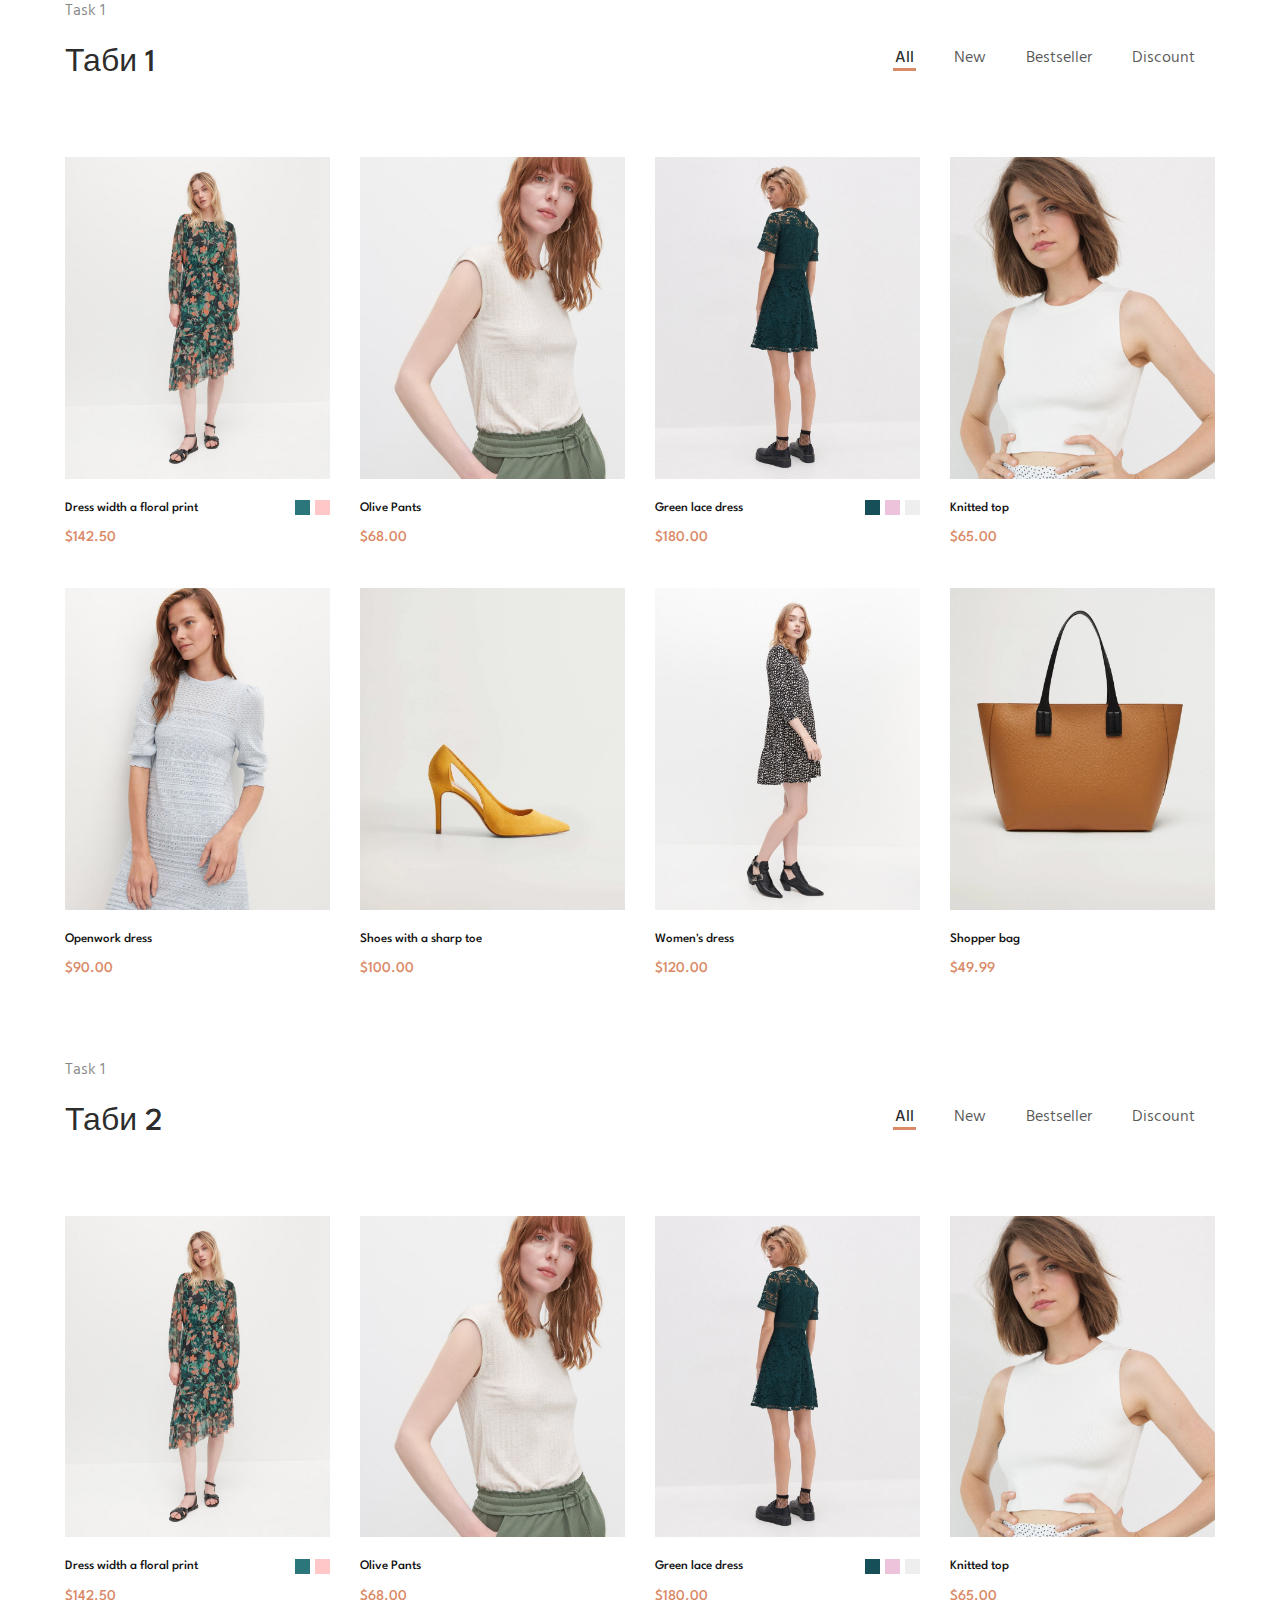
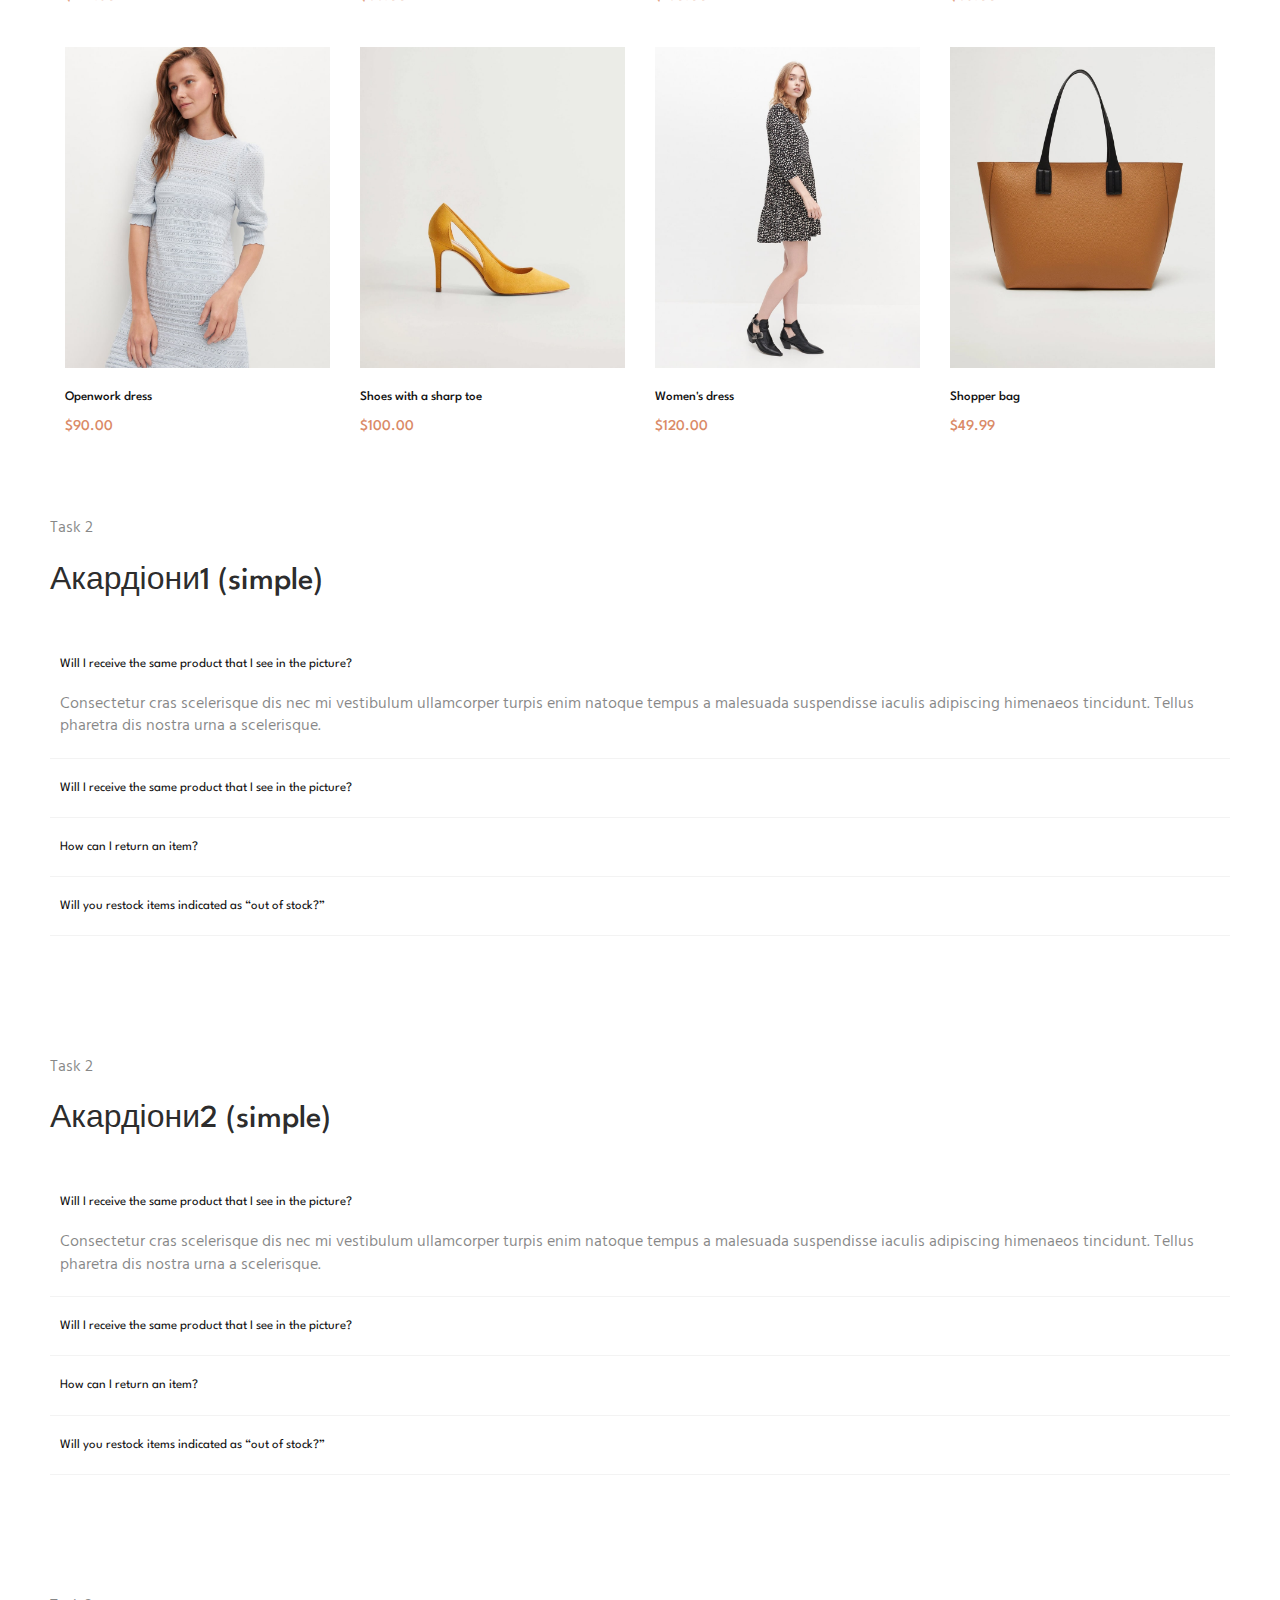
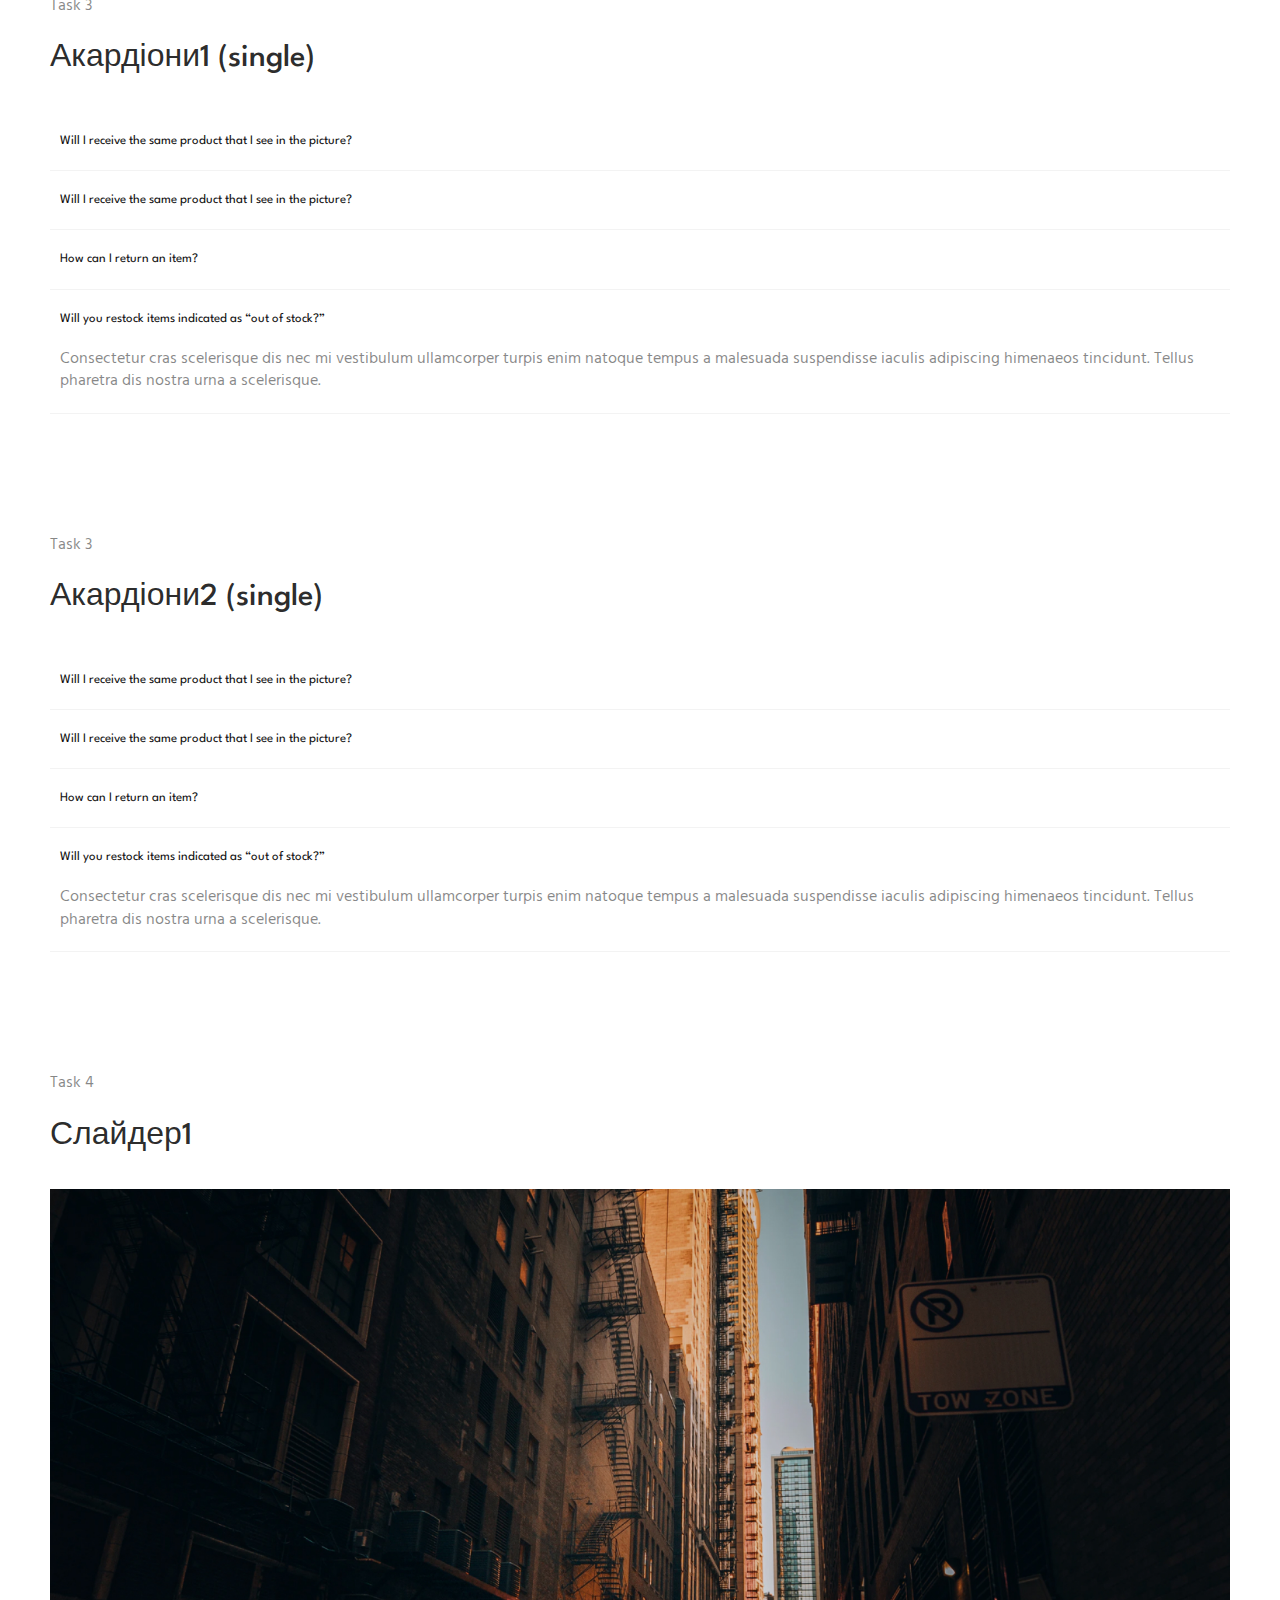
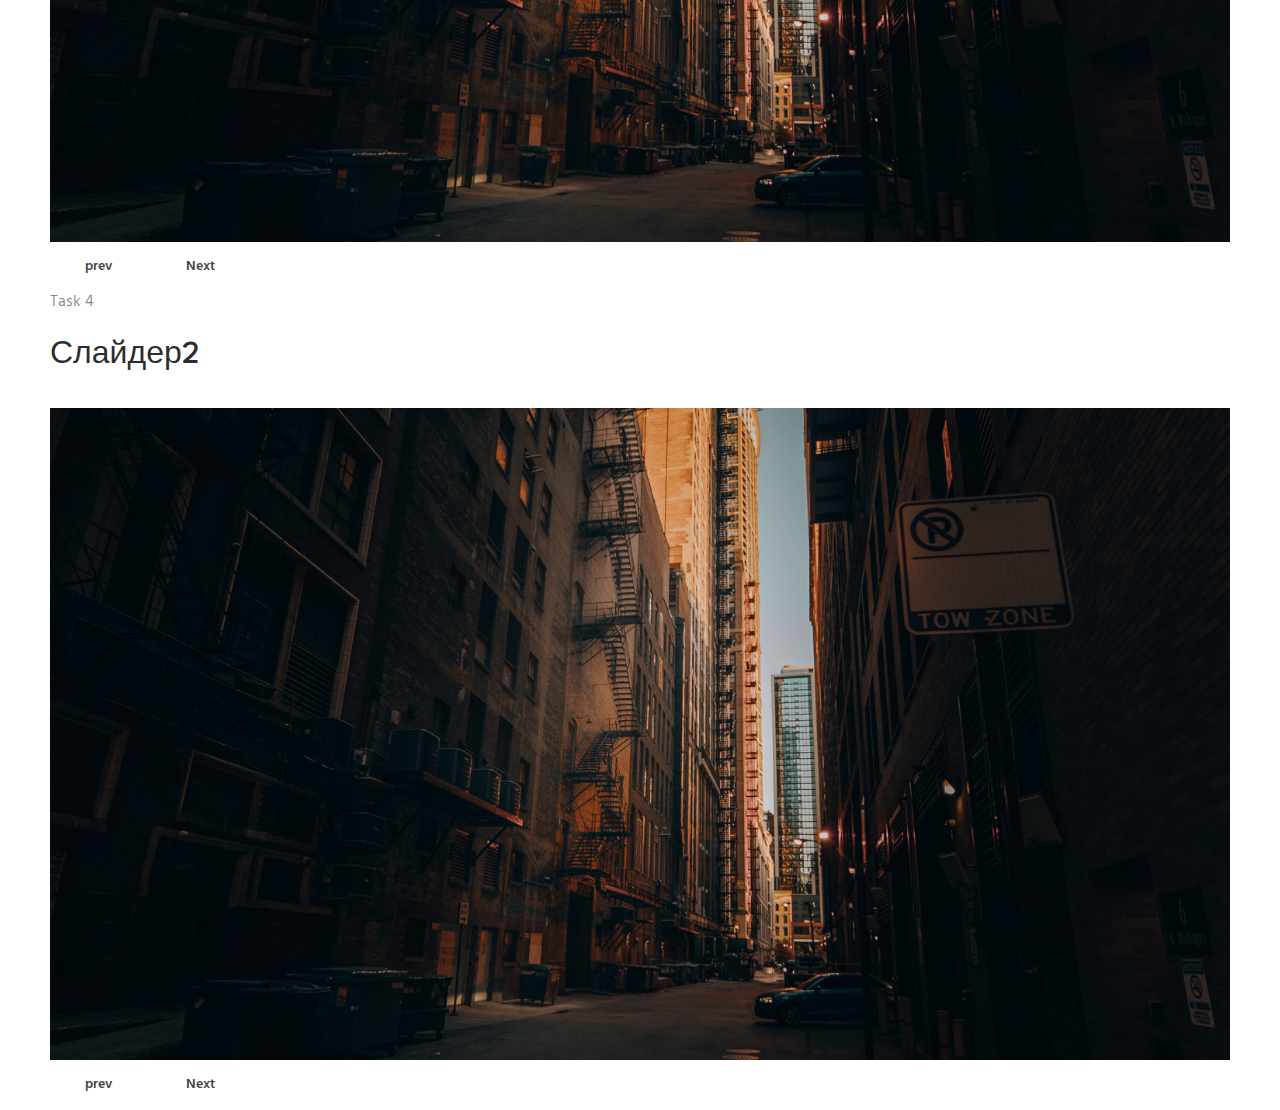
<file: projects/project-3/index.html>
<!DOCTYPE html>
<html lang="en">
<head>
	<meta charset="UTF-8">
	<meta http-equiv="X-UA-Compatible" content="IE=edge">
	<meta name="viewport" content="width=device-width, initial-scale=1.0">
	<link rel="stylesheet" href="https://pro.fontawesome.com/releases/v5.10.0/css/all.css" integrity="sha384-AYmEC3Yw5cVb3ZcuHtOA93w35dYTsvhLPVnYs9eStHfGJvOvKxVfELGroGkvsg+p" crossorigin="anonymous"/>
	<link rel="preconnect" href="https://fonts.gstatic.com">
	<link href="https://fonts.googleapis.com/css2?family=Hind:wght@400;500;600&family=Rubik&family=Spartan:wght@500;600&display=swap" rel="stylesheet">
	<link rel="stylesheet" href="style/style.css">
	<title>Project 2 Extra</title>
</head>
<body>
	<div class="container">

		<section class="products">
			<div class="container">
				
				<header class="head-section">
					<div class="title">
						<p class="subtitle">
							Task 1
						</p>
						<h2>Таби 1</h2>
					</div>
					
					<ul class="tabs-menu">
						<li class="active"  data-category="all">
							<a href="#">
								<span>
									All
								</span>
							</a>
						</li>
						<li data-category="new">
							<a href="#">
								<span>
									New
								</span>
							</a>
						</li>
						<li data-category="bestseller">
							<a href="#">
								<span>
									Bestseller
								</span>
							</a>
						</li>
						<li data-category="discount">
							<a href="#">
								<span>
									Discount
								</span>
							</a>
						</li>
					</ul>
				</header>
				<div class="content-list">
					<div class="row spacing-bottom-40 active" data-category="all">
						<div class="col-12 col-md-6 col-lg-3">
							<div class="product">
								<div class="img-wrapper">
									<img src="img/products (compressed)/merak-product-3-0-min.jpg" alt="">
									<div class="inner">
										<img src="img/products (compressed)/merak-product-3-2-min.jpg" alt="">
										<div class="absolute content">
											<a href="#" class="absolute"></a>
											<div class="btn-wrapper">
												<a href="#" class="button btn-xx-small adapts">
													<span>Select options</span>
													<span class="hidden-i"><i class="fal fa-plus"></i></span>
												</a>
												<a href="#" class="button btn-xx-small">
													<i class="fal fa-search"></i>
												</a>
												<a href="#" class="button btn-xx-small">
													<i class="far fa-heart"></i>
												</a>
											</div>
										</div>
									</div>
								</div>
								<div class="content">
									<div class="first-line">
										<h6><a href="#">Dress width a floral print</a></h6>
										<div class="btn-wrapper">
											<a href="#" class="swatch swatch-small swatch-bgc-3"></a>
											<a href="#" class="swatch swatch-small swatch-bgc-4"></a>
										</div>
									</div>
									<div class="price">$142.50</div>
								</div>
							</div>
						</div>
						<div class="col-12 col-md-6 col-lg-3">
							<div class="product">
								<div class="img-wrapper">
									<img src="img/products (compressed)/merak-product-5-2-min.jpg" alt="">
									<div class="inner">
										<img src="img/products (compressed)/merak-product-5-0-min.jpg" alt="">
										<div class="absolute content">
											<a href="#" class="absolute"></a>
											<div class="btn-wrapper">
												<a href="#" class="button btn-xx-small adapts">
													<span>Select options</span>
													<span class="hidden-i"><i class="fal fa-plus"></i></span>
												</a>
												<a href="#" class="button btn-xx-small">
													<i class="fal fa-search"></i>
												</a>
												<a href="#" class="button btn-xx-small">
													<i class="far fa-heart"></i>
												</a>
											</div>
										</div>
									</div>
								</div>
								<div class="content">
									<div class="first-line">
										<h6><a href="#">Olive Pants</a></h6>
									</div>
									<div class="price">$68.00</div>
								</div>
							</div>
						</div>
						<div class="col-12 col-md-6 col-lg-3">
							<div class="product">
								<div class="img-wrapper">
									<img src="img/products (compressed)/merak-product-14-2-min.jpg" alt="">
									<div class="inner">
										<img src="img/products (compressed)/merak-product-14-1-min.jpg" alt="">
										<div class="absolute content">
											<a href="#" class="absolute"></a>
											<div class="btn-wrapper">
												<a href="#" class="button btn-xx-small adapts">
													<span>Select options</span>
													<span class="hidden-i"><i class="fal fa-plus"></i></span>
												</a>
												<a href="#" class="button btn-xx-small">
													<i class="fal fa-search"></i>
												</a>
												<a href="#" class="button btn-xx-small">
													<i class="far fa-heart"></i>
												</a>
											</div>
										</div>
									</div>
								</div>
								<div class="content">
									<div class="first-line">
										<h6><a href="#">Green lace dress</a></h6>
										<div class="btn-wrapper">
											<a href="#" class="swatch swatch-small swatch-bgc-5"></a>
											<a href="#" class="swatch swatch-small swatch-bgc-6"></a>
											<a href="#" class="swatch swatch-small swatch-bgc-7"></a>
										</div>
									</div>
									<div class="price">$180.00</div>
								</div>
							</div>
						</div>
						<div class="col-12 col-md-6 col-lg-3">
							<div class="product">
								<div class="img-wrapper">
									<img src="img/products (compressed)/merak-product-9-1-min.jpg" alt="">
									<div class="inner">
										<img src="img/products (compressed)/merak-product-9-0-min.jpg" alt="">
										<div class="absolute content">
											<a href="#" class="absolute"></a>
											<div class="btn-wrapper">
												<a href="#" class="button btn-xx-small adapts">
													<span>Select options</span>
													<span class="hidden-i"><i class="fal fa-plus"></i></span>
												</a>
												<a href="#" class="button btn-xx-small">
													<i class="fal fa-search"></i>
												</a>
												<a href="#" class="button btn-xx-small">
													<i class="far fa-heart"></i>
												</a>
											</div>
										</div>
									</div>
								</div>
								<div class="content">
									<div class="first-line">
										<h6><a href="#">Knitted top</a></h6>
									</div>
									<div class="price">$65.00</div>
								</div>
							</div>
						</div>
	
						
						<div class="col-12 col-md-6 col-lg-3">
							<div class="product">
								<div class="img-wrapper">
									<img src="img/products (compressed)/merak-product-1-1-min.jpg" alt="">
									<div class="inner">
										<img src="img/products (compressed)/merak-product-1-0-min.jpg" alt="">
										<div class="absolute content">
											<a href="#" class="absolute"></a>
											<div class="btn-wrapper">
												<a href="#" class="button btn-xx-small adapts">
													<span>Select options</span>
													<span class="hidden-i"><i class="fal fa-plus"></i></span>
												</a>
												<a href="#" class="button btn-xx-small">
													<i class="fal fa-search"></i>
												</a>
												<a href="#" class="button btn-xx-small">
													<i class="far fa-heart"></i>
												</a>
											</div>
										</div>
									</div>
								</div>
								<div class="content">
									<div class="first-line">
										<h6><a href="#">Openwork dress</a></h6>
									</div>
									<div class="price">$90.00</div>
								</div>
							</div>
						</div>
						<div class="col-12 col-md-6 col-lg-3">
							<div class="product">
								<div class="img-wrapper">
									<img src="img/products (compressed)/merak-product-7-0-min.jpg" alt="">
									<div class="inner">
										<img src="img/products (compressed)/merak-product-7-1-min.jpg" alt="">
										<div class="absolute content">
											<a href="#" class="absolute"></a>
											<div class="btn-wrapper">
												<a href="#" class="button btn-xx-small adapts">
													<span>Select options</span>
													<span class="hidden-i"><i class="fal fa-plus"></i></span>
												</a>
												<a href="#" class="button btn-xx-small">
													<i class="fal fa-search"></i>
												</a>
												<a href="#" class="button btn-xx-small">
													<i class="far fa-heart"></i>
												</a>
											</div>
										</div>
									</div>
								</div>
								<div class="content">
									<div class="first-line">
										<h6><a href="#">Shoes with a sharp toe</a></h6>
									</div>
									<div class="price">$100.00</div>
								</div>
							</div>
						</div>
						<div class="col-12 col-md-6 col-lg-3">
							<div class="product">
								<div class="img-wrapper">
									<img src="img/products (compressed)/merak-product-2-0-min.jpg" alt="">
									<div class="inner">
										<img src="img/products (compressed)/merak-product-2-1-min.jpg" alt="">
										<div class="absolute content">
											<a href="#" class="absolute"></a>
											<div class="btn-wrapper">
												<a href="#" class="button btn-xx-small adapts">
													<span>Select options</span>
													<span class="hidden-i"><i class="fal fa-plus"></i></span>
												</a>
												<a href="#" class="button btn-xx-small">
													<i class="fal fa-search"></i>
												</a>
												<a href="#" class="button btn-xx-small">
													<i class="far fa-heart"></i>
												</a>
											</div>
										</div>
									</div>
								</div>
								<div class="content">
									<div class="first-line">
										<h6><a href="#">Women's dress</a></h6>
									</div>
									<div class="price">$120.00</div>
								</div>
							</div>
						</div>
						<div class="col-12 col-md-6 col-lg-3">
							<div class="product">
								<div class="img-wrapper">
									<img src="img/products (compressed)/merak-product-8-0-min.jpg" alt="">
									<div class="inner">
										<img src="img/products (compressed)/merak-product-8-1-min.jpg" alt="">
										<div class="absolute content">
											<a href="#" class="absolute"></a>
											<div class="btn-wrapper">
												<a href="#" class="button btn-xx-small adapts">
													<span>Select options</span>
													<span class="hidden-i"><i class="fal fa-plus"></i></span>
												</a>
												<a href="#" class="button btn-xx-small">
													<i class="fal fa-search"></i>
												</a>
												<a href="#" class="button btn-xx-small">
													<i class="far fa-heart"></i>
												</a>
											</div>
										</div>
									</div>
								</div>
								<div class="content">
									<div class="first-line">
										<h6><a href="#">Shopper bag</a></h6>
									</div>
									<div class="price">$49.99</div>
								</div>
							</div>
						</div>
					</div>
					<div class="row spacing-bottom-40" data-category="new">
						<div class="col-12 col-md-6 col-lg-3">
							<div class="product">
								<div class="img-wrapper">
									<img src="img/products (compressed)/merak-product-19-5-min.jpg" alt="">
									<div class="inner">
										<img src="img/products (compressed)/merak-product-19-3-min.jpg" alt="">
										<div class="absolute content">
											<a href="#" class="absolute"></a>
											<div class="btn-wrapper">
												<a href="#" class="button btn-xx-small adapts">
													<span>Select options</span>
													<span class="hidden-i"><i class="fal fa-plus"></i></span>
												</a>
												<a href="#" class="button btn-xx-small">
													<i class="fal fa-search"></i>
												</a>
												<a href="#" class="button btn-xx-small">
													<i class="far fa-heart"></i>
												</a>
											</div>
										</div>
									</div>
								</div>
								<div class="content">
									<div class="first-line">
										<h6><a href="#">Dress width a floral print</a></h6>
										<div class="btn-wrapper">
											<a href="#" class="swatch swatch-small swatch-bgc-3"></a>
											<a href="#" class="swatch swatch-small swatch-bgc-4"></a>
										</div>
									</div>
									<div class="price">$142.50</div>
								</div>
							</div>
						</div>
						<div class="col-12 col-md-6 col-lg-3">
							<div class="product">
								<div class="img-wrapper">
									<img src="img/products (compressed)/merak-product-22-1-min.jpg" alt="">
									<div class="inner">
										<img src="img/products (compressed)/merak-product-22-3-min.jpg" alt="">
										<div class="absolute content">
											<a href="#" class="absolute"></a>
											<div class="btn-wrapper">
												<a href="#" class="button btn-xx-small adapts">
													<span>Select options</span>
													<span class="hidden-i"><i class="fal fa-plus"></i></span>
												</a>
												<a href="#" class="button btn-xx-small">
													<i class="fal fa-search"></i>
												</a>
												<a href="#" class="button btn-xx-small">
													<i class="far fa-heart"></i>
												</a>
											</div>
										</div>
									</div>
								</div>
								<div class="content">
									<div class="first-line">
										<h6><a href="#">Olive Pants</a></h6>
									</div>
									<div class="price">$68.00</div>
								</div>
							</div>
						</div>
						<div class="col-12 col-md-6 col-lg-3">
							<div class="product">
								<div class="img-wrapper">
									<img src="img/products (compressed)/merak-product-1-1-min.jpg" alt="">
									<div class="inner">
										<img src="img/products (compressed)/merak-product-1-0-min.jpg" alt="">
										<div class="absolute content">
											<a href="#" class="absolute"></a>
											<div class="btn-wrapper">
												<a href="#" class="button btn-xx-small adapts">
													<span>Select options</span>
													<span class="hidden-i"><i class="fal fa-plus"></i></span>
												</a>
												<a href="#" class="button btn-xx-small">
													<i class="fal fa-search"></i>
												</a>
												<a href="#" class="button btn-xx-small">
													<i class="far fa-heart"></i>
												</a>
											</div>
										</div>
									</div>
								</div>
								<div class="content">
									<div class="first-line">
										<h6><a href="#">Openwork dress</a></h6>
									</div>
									<div class="price">$90.00</div>
								</div>
							</div>
						</div>
						<div class="col-12 col-md-6 col-lg-3">
							<div class="product">
								<div class="img-wrapper">
									<img src="img/products (compressed)/merak-product-7-0-min.jpg" alt="">
									<div class="inner">
										<img src="img/products (compressed)/merak-product-7-1-min.jpg" alt="">
										<div class="absolute content">
											<a href="#" class="absolute"></a>
											<div class="btn-wrapper">
												<a href="#" class="button btn-xx-small adapts">
													<span>Select options</span>
													<span class="hidden-i"><i class="fal fa-plus"></i></span>
												</a>
												<a href="#" class="button btn-xx-small">
													<i class="fal fa-search"></i>
												</a>
												<a href="#" class="button btn-xx-small">
													<i class="far fa-heart"></i>
												</a>
											</div>
										</div>
									</div>
								</div>
								<div class="content">
									<div class="first-line">
										<h6><a href="#">Shoes with a sharp toe</a></h6>
									</div>
									<div class="price">$100.00</div>
								</div>
							</div>
						</div>
						<div class="col-12 col-md-6 col-lg-3">
							<div class="product">
								<div class="img-wrapper">
									<img src="img/products (compressed)/merak-product-27-1-min.jpg" alt="">
									<div class="inner">
										<img src="img/products (compressed)/merak-product-27-1-min.jpg" alt="">
										<div class="absolute content">
											<a href="#" class="absolute"></a>
											<div class="btn-wrapper">
												<a href="#" class="button btn-xx-small adapts">
													<span>Select options</span>
													<span class="hidden-i"><i class="fal fa-plus"></i></span>
												</a>
												<a href="#" class="button btn-xx-small">
													<i class="fal fa-search"></i>
												</a>
												<a href="#" class="button btn-xx-small">
													<i class="far fa-heart"></i>
												</a>
											</div>
										</div>
									</div>
								</div>
								<div class="content">
									<div class="first-line">
										<h6><a href="#">Olive Pants</a></h6>
									</div>
									<div class="price">$68.00</div>
								</div>
							</div>
						</div>
					</div>
					<div class="row spacing-bottom-40" data-category="bestseller">
						<div class="col-12 col-md-6 col-lg-3">
							<div class="product">
								<div class="img-wrapper">
									<img src="img/products (compressed)/merak-product-3-0-min.jpg" alt="">
									<div class="inner">
										<img src="img/products (compressed)/merak-product-3-3-min.jpg" alt="">
										<div class="absolute content">
											<a href="#" class="absolute"></a>
											<div class="btn-wrapper">
												<a href="#" class="button btn-xx-small adapts">
													<span>Select options</span>
													<span class="hidden-i"><i class="fal fa-plus"></i></span>
												</a>
												<a href="#" class="button btn-xx-small">
													<i class="fal fa-search"></i>
												</a>
												<a href="#" class="button btn-xx-small">
													<i class="far fa-heart"></i>
												</a>
											</div>
										</div>
									</div>
								</div>
								<div class="content">
									<div class="first-line">
										<h6><a href="#">Dress width a floral print</a></h6>
										<div class="btn-wrapper">
											<a href="#" class="swatch swatch-small swatch-bgc-3"></a>
											<a href="#" class="swatch swatch-small swatch-bgc-4"></a>
										</div>
									</div>
									<div class="price">$142.50</div>
								</div>
							</div>
						</div>
						<div class="col-12 col-md-6 col-lg-3">
							<div class="product">
								<div class="img-wrapper">
									<img src="img/products (compressed)/merak-product-32-1-min.jpg" alt="">
									<div class="inner">
										<img src="img/products (compressed)/merak-product-32-2-min.jpg" alt="">
										<div class="absolute content">
											<a href="#" class="absolute"></a>
											<div class="btn-wrapper">
												<a href="#" class="button btn-xx-small adapts">
													<span>Select options</span>
													<span class="hidden-i"><i class="fal fa-plus"></i></span>
												</a>
												<a href="#" class="button btn-xx-small">
													<i class="fal fa-search"></i>
												</a>
												<a href="#" class="button btn-xx-small">
													<i class="far fa-heart"></i>
												</a>
											</div>
										</div>
									</div>
								</div>
								<div class="content">
									<div class="first-line">
										<h6><a href="#">Olive Pants</a></h6>
									</div>
									<div class="price">$68.00</div>
								</div>
							</div>
						</div>
						<div class="col-12 col-md-6 col-lg-3">
							<div class="product">
								<div class="img-wrapper">
									<img src="img/products (compressed)/merak-product-5-0-min.jpg" alt="">
									<div class="inner">
										<img src="img/products (compressed)/merak-product-5-1-min.jpg" alt="">
										<div class="absolute content">
											<a href="#" class="absolute"></a>
											<div class="btn-wrapper">
												<a href="#" class="button btn-xx-small adapts">
													<span>Select options</span>
													<span class="hidden-i"><i class="fal fa-plus"></i></span>
												</a>
												<a href="#" class="button btn-xx-small">
													<i class="fal fa-search"></i>
												</a>
												<a href="#" class="button btn-xx-small">
													<i class="far fa-heart"></i>
												</a>
											</div>
										</div>
									</div>
								</div>
								<div class="content">
									<div class="first-line">
										<h6><a href="#">Openwork dress</a></h6>
									</div>
									<div class="price">$90.00</div>
								</div>
							</div>
						</div>
						<div class="col-12 col-md-6 col-lg-3">
							<div class="product">
								<div class="img-wrapper">
									<img src="img/products (compressed)/merak-product-6-0-min.jpg" alt="">
									<div class="inner">
										<img src="img/products (compressed)/merak-product-6-1-min.jpg" alt="">
										<div class="absolute content">
											<a href="#" class="absolute"></a>
											<div class="btn-wrapper">
												<a href="#" class="button btn-xx-small adapts">
													<span>Select options</span>
													<span class="hidden-i"><i class="fal fa-plus"></i></span>
												</a>
												<a href="#" class="button btn-xx-small">
													<i class="fal fa-search"></i>
												</a>
												<a href="#" class="button btn-xx-small">
													<i class="far fa-heart"></i>
												</a>
											</div>
										</div>
									</div>
								</div>
								<div class="content">
									<div class="first-line">
										<h6><a href="#">Shoes with a sharp toe</a></h6>
									</div>
									<div class="price">$100.00</div>
								</div>
							</div>
						</div>
						<div class="col-12 col-md-6 col-lg-3">
							<div class="product">
								<div class="img-wrapper">
									<img src="img/products (compressed)/merak-product-17-2-min.jpg" alt="">
									<div class="inner">
										<img src="img/products (compressed)/merak-product-17-0-min.jpg" alt="">
										<div class="absolute content">
											<a href="#" class="absolute"></a>
											<div class="btn-wrapper">
												<a href="#" class="button btn-xx-small adapts">
													<span>Select options</span>
													<span class="hidden-i"><i class="fal fa-plus"></i></span>
												</a>
												<a href="#" class="button btn-xx-small">
													<i class="fal fa-search"></i>
												</a>
												<a href="#" class="button btn-xx-small">
													<i class="far fa-heart"></i>
												</a>
											</div>
										</div>
									</div>
								</div>
								<div class="content">
									<div class="first-line">
										<h6><a href="#">Olive Pants</a></h6>
									</div>
									<div class="price">$68.00</div>
								</div>
							</div>
						</div>
					</div>
					<div class="row spacing-bottom-40" data-category="discount">
						<div class="col-12 col-md-6 col-lg-3">
							<div class="product">
								<div class="img-wrapper">
									<img src="img/products (compressed)/merak-product-22-2-min.jpg" alt="">
									<div class="inner">
										<img src="img/products (compressed)/merak-product-22-3-min.jpg" alt="">
										<div class="absolute content">
											<a href="#" class="absolute"></a>
											<div class="btn-wrapper">
												<a href="#" class="button btn-xx-small adapts">
													<span>Select options</span>
													<span class="hidden-i"><i class="fal fa-plus"></i></span>
												</a>
												<a href="#" class="button btn-xx-small">
													<i class="fal fa-search"></i>
												</a>
												<a href="#" class="button btn-xx-small">
													<i class="far fa-heart"></i>
												</a>
											</div>
										</div>
									</div>
								</div>
								<div class="content">
									<div class="first-line">
										<h6><a href="#">Dress width a floral print</a></h6>
										<div class="btn-wrapper">
											<a href="#" class="swatch swatch-small swatch-bgc-3"></a>
											<a href="#" class="swatch swatch-small swatch-bgc-4"></a>
										</div>
									</div>
									<div class="price">$142.50</div>
								</div>
							</div>
						</div>
						<div class="col-12 col-md-6 col-lg-3">
							<div class="product">
								<div class="img-wrapper">
									<img src="img/products (compressed)/merak-product-10-1-min.jpg" alt="">
									<div class="inner">
										<img src="img/products (compressed)/merak-product-11-0-min.jpg" alt="">
										<div class="absolute content">
											<a href="#" class="absolute"></a>
											<div class="btn-wrapper">
												<a href="#" class="button btn-xx-small adapts">
													<span>Select options</span>
													<span class="hidden-i"><i class="fal fa-plus"></i></span>
												</a>
												<a href="#" class="button btn-xx-small">
													<i class="fal fa-search"></i>
												</a>
												<a href="#" class="button btn-xx-small">
													<i class="far fa-heart"></i>
												</a>
											</div>
										</div>
									</div>
								</div>
								<div class="content">
									<div class="first-line">
										<h6><a href="#">Olive Pants</a></h6>
									</div>
									<div class="price">$68.00</div>
								</div>
							</div>
						</div>
						<div class="col-12 col-md-6 col-lg-3">
							<div class="product">
								<div class="img-wrapper">
									<img src="img/products (compressed)/merak-product-12-0-min.jpg" alt="">
									<div class="inner">
										<img src="img/products (compressed)/merak-product-13-0-min.jpg" alt="">
										<div class="absolute content">
											<a href="#" class="absolute"></a>
											<div class="btn-wrapper">
												<a href="#" class="button btn-xx-small adapts">
													<span>Select options</span>
													<span class="hidden-i"><i class="fal fa-plus"></i></span>
												</a>
												<a href="#" class="button btn-xx-small">
													<i class="fal fa-search"></i>
												</a>
												<a href="#" class="button btn-xx-small">
													<i class="far fa-heart"></i>
												</a>
											</div>
										</div>
									</div>
								</div>
								<div class="content">
									<div class="first-line">
										<h6><a href="#">Openwork dress</a></h6>
									</div>
									<div class="price">$90.00</div>
								</div>
							</div>
						</div>
					</div>
				</div>
			</div>
		</section>

		<section class="products">
			<div class="container">
				
				<header class="head-section">
					<div class="title">
						<p class="subtitle">
							Task 1
						</p>
						<h2>Таби 2</h2>
					</div>
					
					<ul class="tabs-menu">
						<li class="active"  data-category="all">
							<a href="#">
								<span>
									All
								</span>
							</a>
						</li>
						<li data-category="new">
							<a href="#">
								<span>
									New
								</span>
							</a>
						</li>
						<li data-category="bestseller">
							<a href="#">
								<span>
									Bestseller
								</span>
							</a>
						</li>
						<li data-category="discount">
							<a href="#">
								<span>
									Discount
								</span>
							</a>
						</li>
					</ul>
				</header>
				<div class="content-list">
					<div class="row spacing-bottom-40 active" data-category="all">
						<div class="col-12 col-md-6 col-lg-3">
							<div class="product">
								<div class="img-wrapper">
									<img src="img/products (compressed)/merak-product-3-0-min.jpg" alt="">
									<div class="inner">
										<img src="img/products (compressed)/merak-product-3-2-min.jpg" alt="">
										<div class="absolute content">
											<a href="#" class="absolute"></a>
											<div class="btn-wrapper">
												<a href="#" class="button btn-xx-small adapts">
													<span>Select options</span>
													<span class="hidden-i"><i class="fal fa-plus"></i></span>
												</a>
												<a href="#" class="button btn-xx-small">
													<i class="fal fa-search"></i>
												</a>
												<a href="#" class="button btn-xx-small">
													<i class="far fa-heart"></i>
												</a>
											</div>
										</div>
									</div>
								</div>
								<div class="content">
									<div class="first-line">
										<h6><a href="#">Dress width a floral print</a></h6>
										<div class="btn-wrapper">
											<a href="#" class="swatch swatch-small swatch-bgc-3"></a>
											<a href="#" class="swatch swatch-small swatch-bgc-4"></a>
										</div>
									</div>
									<div class="price">$142.50</div>
								</div>
							</div>
						</div>
						<div class="col-12 col-md-6 col-lg-3">
							<div class="product">
								<div class="img-wrapper">
									<img src="img/products (compressed)/merak-product-5-2-min.jpg" alt="">
									<div class="inner">
										<img src="img/products (compressed)/merak-product-5-0-min.jpg" alt="">
										<div class="absolute content">
											<a href="#" class="absolute"></a>
											<div class="btn-wrapper">
												<a href="#" class="button btn-xx-small adapts">
													<span>Select options</span>
													<span class="hidden-i"><i class="fal fa-plus"></i></span>
												</a>
												<a href="#" class="button btn-xx-small">
													<i class="fal fa-search"></i>
												</a>
												<a href="#" class="button btn-xx-small">
													<i class="far fa-heart"></i>
												</a>
											</div>
										</div>
									</div>
								</div>
								<div class="content">
									<div class="first-line">
										<h6><a href="#">Olive Pants</a></h6>
									</div>
									<div class="price">$68.00</div>
								</div>
							</div>
						</div>
						<div class="col-12 col-md-6 col-lg-3">
							<div class="product">
								<div class="img-wrapper">
									<img src="img/products (compressed)/merak-product-14-2-min.jpg" alt="">
									<div class="inner">
										<img src="img/products (compressed)/merak-product-14-1-min.jpg" alt="">
										<div class="absolute content">
											<a href="#" class="absolute"></a>
											<div class="btn-wrapper">
												<a href="#" class="button btn-xx-small adapts">
													<span>Select options</span>
													<span class="hidden-i"><i class="fal fa-plus"></i></span>
												</a>
												<a href="#" class="button btn-xx-small">
													<i class="fal fa-search"></i>
												</a>
												<a href="#" class="button btn-xx-small">
													<i class="far fa-heart"></i>
												</a>
											</div>
										</div>
									</div>
								</div>
								<div class="content">
									<div class="first-line">
										<h6><a href="#">Green lace dress</a></h6>
										<div class="btn-wrapper">
											<a href="#" class="swatch swatch-small swatch-bgc-5"></a>
											<a href="#" class="swatch swatch-small swatch-bgc-6"></a>
											<a href="#" class="swatch swatch-small swatch-bgc-7"></a>
										</div>
									</div>
									<div class="price">$180.00</div>
								</div>
							</div>
						</div>
						<div class="col-12 col-md-6 col-lg-3">
							<div class="product">
								<div class="img-wrapper">
									<img src="img/products (compressed)/merak-product-9-1-min.jpg" alt="">
									<div class="inner">
										<img src="img/products (compressed)/merak-product-9-0-min.jpg" alt="">
										<div class="absolute content">
											<a href="#" class="absolute"></a>
											<div class="btn-wrapper">
												<a href="#" class="button btn-xx-small adapts">
													<span>Select options</span>
													<span class="hidden-i"><i class="fal fa-plus"></i></span>
												</a>
												<a href="#" class="button btn-xx-small">
													<i class="fal fa-search"></i>
												</a>
												<a href="#" class="button btn-xx-small">
													<i class="far fa-heart"></i>
												</a>
											</div>
										</div>
									</div>
								</div>
								<div class="content">
									<div class="first-line">
										<h6><a href="#">Knitted top</a></h6>
									</div>
									<div class="price">$65.00</div>
								</div>
							</div>
						</div>
	
						
						<div class="col-12 col-md-6 col-lg-3">
							<div class="product">
								<div class="img-wrapper">
									<img src="img/products (compressed)/merak-product-1-1-min.jpg" alt="">
									<div class="inner">
										<img src="img/products (compressed)/merak-product-1-0-min.jpg" alt="">
										<div class="absolute content">
											<a href="#" class="absolute"></a>
											<div class="btn-wrapper">
												<a href="#" class="button btn-xx-small adapts">
													<span>Select options</span>
													<span class="hidden-i"><i class="fal fa-plus"></i></span>
												</a>
												<a href="#" class="button btn-xx-small">
													<i class="fal fa-search"></i>
												</a>
												<a href="#" class="button btn-xx-small">
													<i class="far fa-heart"></i>
												</a>
											</div>
										</div>
									</div>
								</div>
								<div class="content">
									<div class="first-line">
										<h6><a href="#">Openwork dress</a></h6>
									</div>
									<div class="price">$90.00</div>
								</div>
							</div>
						</div>
						<div class="col-12 col-md-6 col-lg-3">
							<div class="product">
								<div class="img-wrapper">
									<img src="img/products (compressed)/merak-product-7-0-min.jpg" alt="">
									<div class="inner">
										<img src="img/products (compressed)/merak-product-7-1-min.jpg" alt="">
										<div class="absolute content">
											<a href="#" class="absolute"></a>
											<div class="btn-wrapper">
												<a href="#" class="button btn-xx-small adapts">
													<span>Select options</span>
													<span class="hidden-i"><i class="fal fa-plus"></i></span>
												</a>
												<a href="#" class="button btn-xx-small">
													<i class="fal fa-search"></i>
												</a>
												<a href="#" class="button btn-xx-small">
													<i class="far fa-heart"></i>
												</a>
											</div>
										</div>
									</div>
								</div>
								<div class="content">
									<div class="first-line">
										<h6><a href="#">Shoes with a sharp toe</a></h6>
									</div>
									<div class="price">$100.00</div>
								</div>
							</div>
						</div>
						<div class="col-12 col-md-6 col-lg-3">
							<div class="product">
								<div class="img-wrapper">
									<img src="img/products (compressed)/merak-product-2-0-min.jpg" alt="">
									<div class="inner">
										<img src="img/products (compressed)/merak-product-2-1-min.jpg" alt="">
										<div class="absolute content">
											<a href="#" class="absolute"></a>
											<div class="btn-wrapper">
												<a href="#" class="button btn-xx-small adapts">
													<span>Select options</span>
													<span class="hidden-i"><i class="fal fa-plus"></i></span>
												</a>
												<a href="#" class="button btn-xx-small">
													<i class="fal fa-search"></i>
												</a>
												<a href="#" class="button btn-xx-small">
													<i class="far fa-heart"></i>
												</a>
											</div>
										</div>
									</div>
								</div>
								<div class="content">
									<div class="first-line">
										<h6><a href="#">Women's dress</a></h6>
									</div>
									<div class="price">$120.00</div>
								</div>
							</div>
						</div>
						<div class="col-12 col-md-6 col-lg-3">
							<div class="product">
								<div class="img-wrapper">
									<img src="img/products (compressed)/merak-product-8-0-min.jpg" alt="">
									<div class="inner">
										<img src="img/products (compressed)/merak-product-8-1-min.jpg" alt="">
										<div class="absolute content">
											<a href="#" class="absolute"></a>
											<div class="btn-wrapper">
												<a href="#" class="button btn-xx-small adapts">
													<span>Select options</span>
													<span class="hidden-i"><i class="fal fa-plus"></i></span>
												</a>
												<a href="#" class="button btn-xx-small">
													<i class="fal fa-search"></i>
												</a>
												<a href="#" class="button btn-xx-small">
													<i class="far fa-heart"></i>
												</a>
											</div>
										</div>
									</div>
								</div>
								<div class="content">
									<div class="first-line">
										<h6><a href="#">Shopper bag</a></h6>
									</div>
									<div class="price">$49.99</div>
								</div>
							</div>
						</div>
					</div>
					<div class="row spacing-bottom-40" data-category="new">
						<div class="col-12 col-md-6 col-lg-3">
							<div class="product">
								<div class="img-wrapper">
									<img src="img/products (compressed)/merak-product-19-5-min.jpg" alt="">
									<div class="inner">
										<img src="img/products (compressed)/merak-product-19-3-min.jpg" alt="">
										<div class="absolute content">
											<a href="#" class="absolute"></a>
											<div class="btn-wrapper">
												<a href="#" class="button btn-xx-small adapts">
													<span>Select options</span>
													<span class="hidden-i"><i class="fal fa-plus"></i></span>
												</a>
												<a href="#" class="button btn-xx-small">
													<i class="fal fa-search"></i>
												</a>
												<a href="#" class="button btn-xx-small">
													<i class="far fa-heart"></i>
												</a>
											</div>
										</div>
									</div>
								</div>
								<div class="content">
									<div class="first-line">
										<h6><a href="#">Dress width a floral print</a></h6>
										<div class="btn-wrapper">
											<a href="#" class="swatch swatch-small swatch-bgc-3"></a>
											<a href="#" class="swatch swatch-small swatch-bgc-4"></a>
										</div>
									</div>
									<div class="price">$142.50</div>
								</div>
							</div>
						</div>
						<div class="col-12 col-md-6 col-lg-3">
							<div class="product">
								<div class="img-wrapper">
									<img src="img/products (compressed)/merak-product-22-1-min.jpg" alt="">
									<div class="inner">
										<img src="img/products (compressed)/merak-product-22-3-min.jpg" alt="">
										<div class="absolute content">
											<a href="#" class="absolute"></a>
											<div class="btn-wrapper">
												<a href="#" class="button btn-xx-small adapts">
													<span>Select options</span>
													<span class="hidden-i"><i class="fal fa-plus"></i></span>
												</a>
												<a href="#" class="button btn-xx-small">
													<i class="fal fa-search"></i>
												</a>
												<a href="#" class="button btn-xx-small">
													<i class="far fa-heart"></i>
												</a>
											</div>
										</div>
									</div>
								</div>
								<div class="content">
									<div class="first-line">
										<h6><a href="#">Olive Pants</a></h6>
									</div>
									<div class="price">$68.00</div>
								</div>
							</div>
						</div>
						<div class="col-12 col-md-6 col-lg-3">
							<div class="product">
								<div class="img-wrapper">
									<img src="img/products (compressed)/merak-product-1-1-min.jpg" alt="">
									<div class="inner">
										<img src="img/products (compressed)/merak-product-1-0-min.jpg" alt="">
										<div class="absolute content">
											<a href="#" class="absolute"></a>
											<div class="btn-wrapper">
												<a href="#" class="button btn-xx-small adapts">
													<span>Select options</span>
													<span class="hidden-i"><i class="fal fa-plus"></i></span>
												</a>
												<a href="#" class="button btn-xx-small">
													<i class="fal fa-search"></i>
												</a>
												<a href="#" class="button btn-xx-small">
													<i class="far fa-heart"></i>
												</a>
											</div>
										</div>
									</div>
								</div>
								<div class="content">
									<div class="first-line">
										<h6><a href="#">Openwork dress</a></h6>
									</div>
									<div class="price">$90.00</div>
								</div>
							</div>
						</div>
						<div class="col-12 col-md-6 col-lg-3">
							<div class="product">
								<div class="img-wrapper">
									<img src="img/products (compressed)/merak-product-7-0-min.jpg" alt="">
									<div class="inner">
										<img src="img/products (compressed)/merak-product-7-1-min.jpg" alt="">
										<div class="absolute content">
											<a href="#" class="absolute"></a>
											<div class="btn-wrapper">
												<a href="#" class="button btn-xx-small adapts">
													<span>Select options</span>
													<span class="hidden-i"><i class="fal fa-plus"></i></span>
												</a>
												<a href="#" class="button btn-xx-small">
													<i class="fal fa-search"></i>
												</a>
												<a href="#" class="button btn-xx-small">
													<i class="far fa-heart"></i>
												</a>
											</div>
										</div>
									</div>
								</div>
								<div class="content">
									<div class="first-line">
										<h6><a href="#">Shoes with a sharp toe</a></h6>
									</div>
									<div class="price">$100.00</div>
								</div>
							</div>
						</div>
						<div class="col-12 col-md-6 col-lg-3">
							<div class="product">
								<div class="img-wrapper">
									<img src="img/products (compressed)/merak-product-27-1-min.jpg" alt="">
									<div class="inner">
										<img src="img/products (compressed)/merak-product-27-1-min.jpg" alt="">
										<div class="absolute content">
											<a href="#" class="absolute"></a>
											<div class="btn-wrapper">
												<a href="#" class="button btn-xx-small adapts">
													<span>Select options</span>
													<span class="hidden-i"><i class="fal fa-plus"></i></span>
												</a>
												<a href="#" class="button btn-xx-small">
													<i class="fal fa-search"></i>
												</a>
												<a href="#" class="button btn-xx-small">
													<i class="far fa-heart"></i>
												</a>
											</div>
										</div>
									</div>
								</div>
								<div class="content">
									<div class="first-line">
										<h6><a href="#">Olive Pants</a></h6>
									</div>
									<div class="price">$68.00</div>
								</div>
							</div>
						</div>
					</div>
					<div class="row spacing-bottom-40" data-category="bestseller">
						<div class="col-12 col-md-6 col-lg-3">
							<div class="product">
								<div class="img-wrapper">
									<img src="img/products (compressed)/merak-product-3-0-min.jpg" alt="">
									<div class="inner">
										<img src="img/products (compressed)/merak-product-3-3-min.jpg" alt="">
										<div class="absolute content">
											<a href="#" class="absolute"></a>
											<div class="btn-wrapper">
												<a href="#" class="button btn-xx-small adapts">
													<span>Select options</span>
													<span class="hidden-i"><i class="fal fa-plus"></i></span>
												</a>
												<a href="#" class="button btn-xx-small">
													<i class="fal fa-search"></i>
												</a>
												<a href="#" class="button btn-xx-small">
													<i class="far fa-heart"></i>
												</a>
											</div>
										</div>
									</div>
								</div>
								<div class="content">
									<div class="first-line">
										<h6><a href="#">Dress width a floral print</a></h6>
										<div class="btn-wrapper">
											<a href="#" class="swatch swatch-small swatch-bgc-3"></a>
											<a href="#" class="swatch swatch-small swatch-bgc-4"></a>
										</div>
									</div>
									<div class="price">$142.50</div>
								</div>
							</div>
						</div>
						<div class="col-12 col-md-6 col-lg-3">
							<div class="product">
								<div class="img-wrapper">
									<img src="img/products (compressed)/merak-product-32-1-min.jpg" alt="">
									<div class="inner">
										<img src="img/products (compressed)/merak-product-32-2-min.jpg" alt="">
										<div class="absolute content">
											<a href="#" class="absolute"></a>
											<div class="btn-wrapper">
												<a href="#" class="button btn-xx-small adapts">
													<span>Select options</span>
													<span class="hidden-i"><i class="fal fa-plus"></i></span>
												</a>
												<a href="#" class="button btn-xx-small">
													<i class="fal fa-search"></i>
												</a>
												<a href="#" class="button btn-xx-small">
													<i class="far fa-heart"></i>
												</a>
											</div>
										</div>
									</div>
								</div>
								<div class="content">
									<div class="first-line">
										<h6><a href="#">Olive Pants</a></h6>
									</div>
									<div class="price">$68.00</div>
								</div>
							</div>
						</div>
						<div class="col-12 col-md-6 col-lg-3">
							<div class="product">
								<div class="img-wrapper">
									<img src="img/products (compressed)/merak-product-5-0-min.jpg" alt="">
									<div class="inner">
										<img src="img/products (compressed)/merak-product-5-1-min.jpg" alt="">
										<div class="absolute content">
											<a href="#" class="absolute"></a>
											<div class="btn-wrapper">
												<a href="#" class="button btn-xx-small adapts">
													<span>Select options</span>
													<span class="hidden-i"><i class="fal fa-plus"></i></span>
												</a>
												<a href="#" class="button btn-xx-small">
													<i class="fal fa-search"></i>
												</a>
												<a href="#" class="button btn-xx-small">
													<i class="far fa-heart"></i>
												</a>
											</div>
										</div>
									</div>
								</div>
								<div class="content">
									<div class="first-line">
										<h6><a href="#">Openwork dress</a></h6>
									</div>
									<div class="price">$90.00</div>
								</div>
							</div>
						</div>
						<div class="col-12 col-md-6 col-lg-3">
							<div class="product">
								<div class="img-wrapper">
									<img src="img/products (compressed)/merak-product-6-0-min.jpg" alt="">
									<div class="inner">
										<img src="img/products (compressed)/merak-product-6-1-min.jpg" alt="">
										<div class="absolute content">
											<a href="#" class="absolute"></a>
											<div class="btn-wrapper">
												<a href="#" class="button btn-xx-small adapts">
													<span>Select options</span>
													<span class="hidden-i"><i class="fal fa-plus"></i></span>
												</a>
												<a href="#" class="button btn-xx-small">
													<i class="fal fa-search"></i>
												</a>
												<a href="#" class="button btn-xx-small">
													<i class="far fa-heart"></i>
												</a>
											</div>
										</div>
									</div>
								</div>
								<div class="content">
									<div class="first-line">
										<h6><a href="#">Shoes with a sharp toe</a></h6>
									</div>
									<div class="price">$100.00</div>
								</div>
							</div>
						</div>
						<div class="col-12 col-md-6 col-lg-3">
							<div class="product">
								<div class="img-wrapper">
									<img src="img/products (compressed)/merak-product-17-2-min.jpg" alt="">
									<div class="inner">
										<img src="img/products (compressed)/merak-product-17-0-min.jpg" alt="">
										<div class="absolute content">
											<a href="#" class="absolute"></a>
											<div class="btn-wrapper">
												<a href="#" class="button btn-xx-small adapts">
													<span>Select options</span>
													<span class="hidden-i"><i class="fal fa-plus"></i></span>
												</a>
												<a href="#" class="button btn-xx-small">
													<i class="fal fa-search"></i>
												</a>
												<a href="#" class="button btn-xx-small">
													<i class="far fa-heart"></i>
												</a>
											</div>
										</div>
									</div>
								</div>
								<div class="content">
									<div class="first-line">
										<h6><a href="#">Olive Pants</a></h6>
									</div>
									<div class="price">$68.00</div>
								</div>
							</div>
						</div>
					</div>
					<div class="row spacing-bottom-40" data-category="discount">
						<div class="col-12 col-md-6 col-lg-3">
							<div class="product">
								<div class="img-wrapper">
									<img src="img/products (compressed)/merak-product-22-2-min.jpg" alt="">
									<div class="inner">
										<img src="img/products (compressed)/merak-product-22-3-min.jpg" alt="">
										<div class="absolute content">
											<a href="#" class="absolute"></a>
											<div class="btn-wrapper">
												<a href="#" class="button btn-xx-small adapts">
													<span>Select options</span>
													<span class="hidden-i"><i class="fal fa-plus"></i></span>
												</a>
												<a href="#" class="button btn-xx-small">
													<i class="fal fa-search"></i>
												</a>
												<a href="#" class="button btn-xx-small">
													<i class="far fa-heart"></i>
												</a>
											</div>
										</div>
									</div>
								</div>
								<div class="content">
									<div class="first-line">
										<h6><a href="#">Dress width a floral print</a></h6>
										<div class="btn-wrapper">
											<a href="#" class="swatch swatch-small swatch-bgc-3"></a>
											<a href="#" class="swatch swatch-small swatch-bgc-4"></a>
										</div>
									</div>
									<div class="price">$142.50</div>
								</div>
							</div>
						</div>
						<div class="col-12 col-md-6 col-lg-3">
							<div class="product">
								<div class="img-wrapper">
									<img src="img/products (compressed)/merak-product-10-1-min.jpg" alt="">
									<div class="inner">
										<img src="img/products (compressed)/merak-product-11-0-min.jpg" alt="">
										<div class="absolute content">
											<a href="#" class="absolute"></a>
											<div class="btn-wrapper">
												<a href="#" class="button btn-xx-small adapts">
													<span>Select options</span>
													<span class="hidden-i"><i class="fal fa-plus"></i></span>
												</a>
												<a href="#" class="button btn-xx-small">
													<i class="fal fa-search"></i>
												</a>
												<a href="#" class="button btn-xx-small">
													<i class="far fa-heart"></i>
												</a>
											</div>
										</div>
									</div>
								</div>
								<div class="content">
									<div class="first-line">
										<h6><a href="#">Olive Pants</a></h6>
									</div>
									<div class="price">$68.00</div>
								</div>
							</div>
						</div>
						<div class="col-12 col-md-6 col-lg-3">
							<div class="product">
								<div class="img-wrapper">
									<img src="img/products (compressed)/merak-product-12-0-min.jpg" alt="">
									<div class="inner">
										<img src="img/products (compressed)/merak-product-13-0-min.jpg" alt="">
										<div class="absolute content">
											<a href="#" class="absolute"></a>
											<div class="btn-wrapper">
												<a href="#" class="button btn-xx-small adapts">
													<span>Select options</span>
													<span class="hidden-i"><i class="fal fa-plus"></i></span>
												</a>
												<a href="#" class="button btn-xx-small">
													<i class="fal fa-search"></i>
												</a>
												<a href="#" class="button btn-xx-small">
													<i class="far fa-heart"></i>
												</a>
											</div>
										</div>
									</div>
								</div>
								<div class="content">
									<div class="first-line">
										<h6><a href="#">Openwork dress</a></h6>
									</div>
									<div class="price">$90.00</div>
								</div>
							</div>
						</div>
					</div>
				</div>
			</div>
		</section>

		<section class="accordions" data-accord-type = 'simple'>
			<div class="title">
				<p class="subtitle">
					Task 2
				</p>
				<h2>Акардіони1 (simple)</h2>
			</div>
			<div class="accordion-wrapper">
				<div class="accordion open">
					<div class="accordion-title">
						<h6>Will I receive the same product that I see in the picture?</h6>
						<button class="accordions-arrow">
							<i class="fal fa-angle-down"></i>
						</button>
					</div>
					<p>Consectetur cras scelerisque dis nec mi vestibulum ullamcorper turpis enim natoque tempus a malesuada suspendisse iaculis adipiscing himenaeos tincidunt.
						Tellus pharetra dis nostra urna a scelerisque.</p>
				</div>
				<div class="accordion">
					<div class="accordion-title">
						<h6>Will I receive the same product that I see in the picture?</h6>
						<button class="accordions-arrow">
							<i class="fal fa-angle-down"></i>
						</button>
					</div>
					<p>Consectetur cras scelerisque dis nec mi vestibulum ullamcorper turpis enim natoque tempus a malesuada suspendisse iaculis adipiscing himenaeos tincidunt.
						Tellus pharetra dis nostra urna a scelerisque.</p>
				</div>
				<div class="accordion">
					<div class="accordion-title">
						<h6>How can I return an item?</h6>
						<button class="accordions-arrow">
							<i class="fal fa-angle-down"></i>
						</button>
					</div>
					<p>Consectetur cras scelerisque dis nec mi vestibulum ullamcorper turpis enim natoque tempus a malesuada suspendisse iaculis adipiscing himenaeos tincidunt.
						Tellus pharetra dis nostra urna a scelerisque.</p>
				</div>
				<div class="accordion">
					<div class="accordion-title">
						<h6>Will you restock items indicated as “out of stock?”</h6>
						<button class="accordions-arrow">
							<i class="fal fa-angle-down"></i>
						</button>
					</div>
					<p>Consectetur cras scelerisque dis nec mi vestibulum ullamcorper turpis enim natoque tempus a malesuada suspendisse iaculis adipiscing himenaeos tincidunt.
						Tellus pharetra dis nostra urna a scelerisque.</p>
				</div>

				
			</div>
		</section>

		<section class="accordions" data-accord-type = 'simple'>
			<div class="title">
				<p class="subtitle">
					Task 2
				</p>
				<h2>Акардіони2 (simple)</h2>
			</div>
			<div class="accordion-wrapper">
				<div class="accordion open">
					<div class="accordion-title">
						<h6>Will I receive the same product that I see in the picture?</h6>
						<button class="accordions-arrow">
							<i class="fal fa-angle-down"></i>
						</button>
					</div>
					<p>Consectetur cras scelerisque dis nec mi vestibulum ullamcorper turpis enim natoque tempus a malesuada suspendisse iaculis adipiscing himenaeos tincidunt.
						Tellus pharetra dis nostra urna a scelerisque.</p>
				</div>
				<div class="accordion">
					<div class="accordion-title">
						<h6>Will I receive the same product that I see in the picture?</h6>
						<button class="accordions-arrow">
							<i class="fal fa-angle-down"></i>
						</button>
					</div>
					<p>Consectetur cras scelerisque dis nec mi vestibulum ullamcorper turpis enim natoque tempus a malesuada suspendisse iaculis adipiscing himenaeos tincidunt.
						Tellus pharetra dis nostra urna a scelerisque.</p>
				</div>
				<div class="accordion">
					<div class="accordion-title">
						<h6>How can I return an item?</h6>
						<button class="accordions-arrow">
							<i class="fal fa-angle-down"></i>
						</button>
					</div>
					<p>Consectetur cras scelerisque dis nec mi vestibulum ullamcorper turpis enim natoque tempus a malesuada suspendisse iaculis adipiscing himenaeos tincidunt.
						Tellus pharetra dis nostra urna a scelerisque.</p>
				</div>
				<div class="accordion">
					<div class="accordion-title">
						<h6>Will you restock items indicated as “out of stock?”</h6>
						<button class="accordions-arrow">
							<i class="fal fa-angle-down"></i>
						</button>
					</div>
					<p>Consectetur cras scelerisque dis nec mi vestibulum ullamcorper turpis enim natoque tempus a malesuada suspendisse iaculis adipiscing himenaeos tincidunt.
						Tellus pharetra dis nostra urna a scelerisque.</p>
				</div>

				
			</div>
		</section>

		<section class="accordions" data-accord-type = 'single'>
			<div class="title">
				<p class="subtitle">
					Task 3
				</p>
				<h2>Акардіони1 (single)</h2>
			</div>
			<div class="accordion-wrapper">
				<div class="accordion2">
					<div class="accordion-title">
						<h6>Will I receive the same product that I see in the picture?</h6>
						<button class="accordions-arrow">
							<i class="fal fa-angle-down"></i>
						</button>
					</div>
					<p>Consectetur cras scelerisque dis nec mi vestibulum ullamcorper turpis enim natoque tempus a malesuada suspendisse iaculis adipiscing himenaeos tincidunt.
						Tellus pharetra dis nostra urna a scelerisque.</p>
				</div>
				<div class="accordion2">
					<div class="accordion-title">
						<h6>Will I receive the same product that I see in the picture?</h6>
						<button class="accordions-arrow">
							<i class="fal fa-angle-down"></i>
						</button>
					</div>
					<p>Consectetur cras scelerisque dis nec mi vestibulum ullamcorper turpis enim natoque tempus a malesuada suspendisse iaculis adipiscing himenaeos tincidunt.
						Tellus pharetra dis nostra urna a scelerisque.</p>
				</div>
				<div class="accordion2">
					<div class="accordion-title">
						<h6>How can I return an item?</h6>
						<button class="accordions-arrow">
							<i class="fal fa-angle-down"></i>
						</button>
					</div>
					<p>Consectetur cras scelerisque dis nec mi vestibulum ullamcorper turpis enim natoque tempus a malesuada suspendisse iaculis adipiscing himenaeos tincidunt.
						Tellus pharetra dis nostra urna a scelerisque.</p>
				</div>
				<div class="accordion2 open">
					<div class="accordion-title">
						<h6>Will you restock items indicated as “out of stock?”</h6>
						<button class="accordions-arrow">
							<i class="fal fa-angle-down"></i>
						</button>
					</div>
					<p>Consectetur cras scelerisque dis nec mi vestibulum ullamcorper turpis enim natoque tempus a malesuada suspendisse iaculis adipiscing himenaeos tincidunt.
						Tellus pharetra dis nostra urna a scelerisque.</p>
				</div>

				
			</div>
		</section>

		<section class="accordions" data-accord-type = 'single'>
			<div class="title">
				<p class="subtitle">
					Task 3
				</p>
				<h2>Акардіони2 (single)</h2>
			</div>
			<div class="accordion-wrapper">
				<div class="accordion2">
					<div class="accordion-title">
						<h6>Will I receive the same product that I see in the picture?</h6>
						<button class="accordions-arrow">
							<i class="fal fa-angle-down"></i>
						</button>
					</div>
					<p>Consectetur cras scelerisque dis nec mi vestibulum ullamcorper turpis enim natoque tempus a malesuada suspendisse iaculis adipiscing himenaeos tincidunt.
						Tellus pharetra dis nostra urna a scelerisque.</p>
				</div>
				<div class="accordion2">
					<div class="accordion-title">
						<h6>Will I receive the same product that I see in the picture?</h6>
						<button class="accordions-arrow">
							<i class="fal fa-angle-down"></i>
						</button>
					</div>
					<p>Consectetur cras scelerisque dis nec mi vestibulum ullamcorper turpis enim natoque tempus a malesuada suspendisse iaculis adipiscing himenaeos tincidunt.
						Tellus pharetra dis nostra urna a scelerisque.</p>
				</div>
				<div class="accordion2">
					<div class="accordion-title">
						<h6>How can I return an item?</h6>
						<button class="accordions-arrow">
							<i class="fal fa-angle-down"></i>
						</button>
					</div>
					<p>Consectetur cras scelerisque dis nec mi vestibulum ullamcorper turpis enim natoque tempus a malesuada suspendisse iaculis adipiscing himenaeos tincidunt.
						Tellus pharetra dis nostra urna a scelerisque.</p>
				</div>
				<div class="accordion2 open">
					<div class="accordion-title">
						<h6>Will you restock items indicated as “out of stock?”</h6>
						<button class="accordions-arrow">
							<i class="fal fa-angle-down"></i>
						</button>
					</div>
					<p>Consectetur cras scelerisque dis nec mi vestibulum ullamcorper turpis enim natoque tempus a malesuada suspendisse iaculis adipiscing himenaeos tincidunt.
						Tellus pharetra dis nostra urna a scelerisque.</p>
				</div>

				
			</div>
		</section>

		<section class="slider-wrapper">
			<div class="title">
				<p class="subtitle">
					Task 4
				</p>
				<h2>Слайдер1</h2>
			</div>
			<div class="slider">
				<div class="slide">
					<img src="img/p-blog-2.jpg" alt="slider">
				</div>
				<div class="slide">
					<img src="img/p-blog-5.jpg" alt="slider">
				</div>
				<div class="slide active">
					<img src="img/p-blog-6.jpg" alt="slider">
				</div>
				<div class="slide">
					<img src="img/p-blog-10.jpg" alt="slider">
				</div>
				<div class="slide">
					<img src="img/p-blog-11.jpg" alt="slider">
				</div>
			</div>
			<div class="slider-nav">
				<button class="slider-nav-prev" data-direction="prev">prev</button>
				<button class="slider-nav-next" data-direction="next">Next</button>
			</div>
		</section>

		<section class="slider-wrapper">
			<div class="title">
				<p class="subtitle">
					Task 4
				</p>
				<h2>Слайдер2</h2>
			</div>
			<div class="slider">
				<div class="slide">
					<img src="img/p-blog-2.jpg" alt="slider">
				</div>
				<div class="slide">
					<img src="img/p-blog-5.jpg" alt="slider">
				</div>
				<div class="slide active">
					<img src="img/p-blog-6.jpg" alt="slider">
				</div>
				<div class="slide">
					<img src="img/p-blog-10.jpg" alt="slider">
				</div>
				<div class="slide">
					<img src="img/p-blog-11.jpg" alt="slider">
				</div>
			</div>
			<div class="slider-nav">
				<button class="slider-nav-prev" data-direction="prev">prev</button>
				<button class="slider-nav-next" data-direction="next">Next</button>
			</div>
		</section>

	</div>
	<script src="js/jquery-3.6.0.min.js"></script>
	<script src="js/main.js"></script>
</body>
</html>
</file>
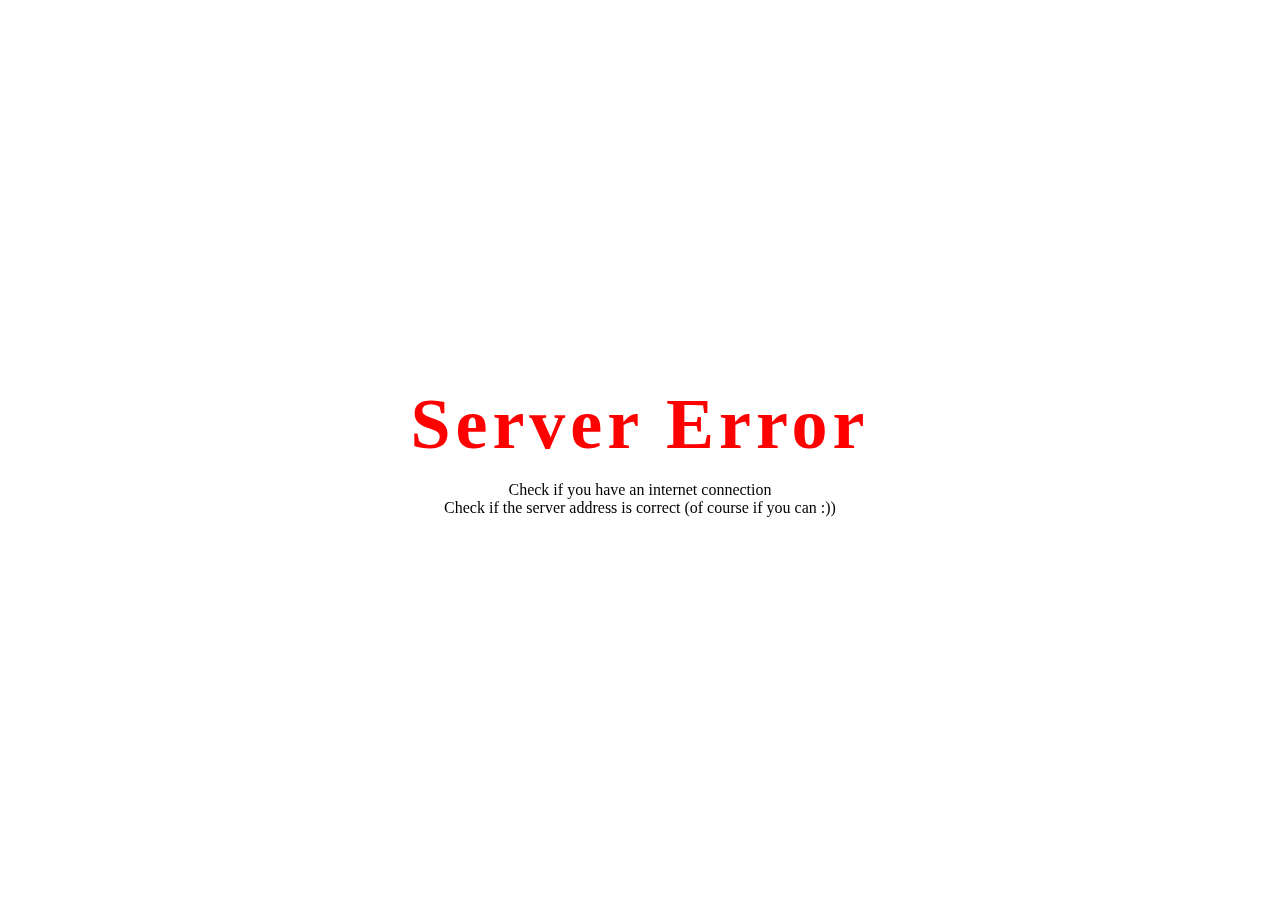
<file: projects/project-4/index.html>
<!DOCTYPE html>
<html lang="en">
<head>
	<meta charset="UTF-8">
	<meta http-equiv="X-UA-Compatible" content="IE=edge">
	<meta name="viewport" content="width=device-width, initial-scale=1.0">
	<link rel="stylesheet" href="https://pro.fontawesome.com/releases/v5.10.0/css/all.css" integrity="sha384-AYmEC3Yw5cVb3ZcuHtOA93w35dYTsvhLPVnYs9eStHfGJvOvKxVfELGroGkvsg+p" crossorigin="anonymous"/>
	<link rel="stylesheet" href="https://stackpath.bootstrapcdn.com/font-awesome/4.7.0/css/font-awesome.min.css" integrity="sha384-wvfXpqpZZVQGK6TAh5PVlGOfQNHSoD2xbE+QkPxCAFlNEevoEH3Sl0sibVcOQVnN" crossorigin="anonymous">	<link rel="stylesheet" href="https://cdn.jsdelivr.net/npm/bootstrap@4.6.0/dist/css/bootstrap.min.css" integrity="sha384-B0vP5xmATw1+K9KRQjQERJvTumQW0nPEzvF6L/Z6nronJ3oUOFUFpCjEUQouq2+l" crossorigin="anonymous">
	<link rel="stylesheet" href="style/style.css">
	<title>Project 4</title>
</head>
<body>

<section class="blog">
	<div class="users"></div>
	<div class="container">
		<div class="dynamic-content row"></div>
	</div>
	<div class="loading-image"></div>
</section>

	<script src="js/jquery-3.6.0.min.js"></script>
	<script src="js/main.js"></script>
</body>
</html>
</file>
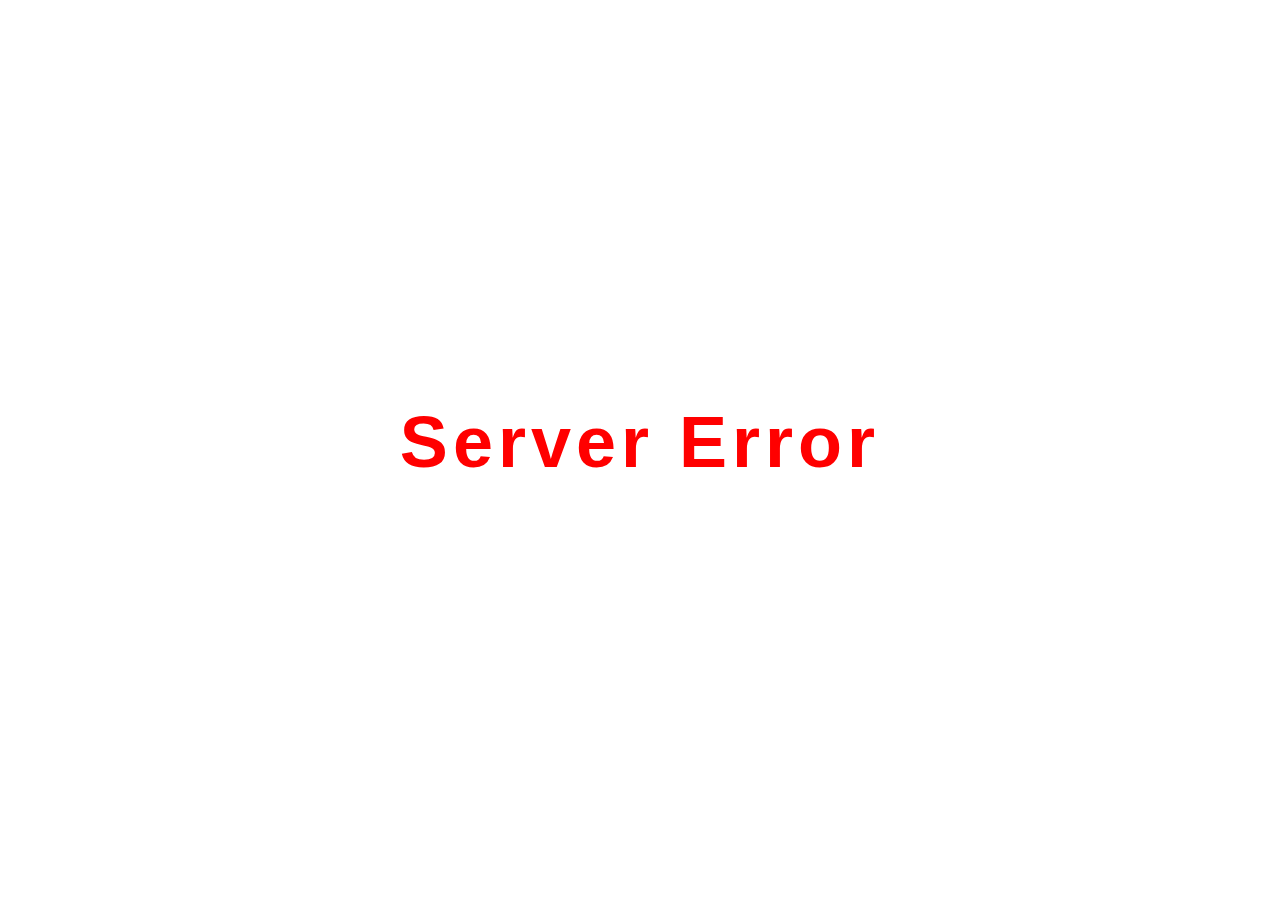
<file: projects/project-5/index.html>
<!DOCTYPE html>
<html lang="en">
<head>
	<meta charset="UTF-8">
	<meta http-equiv="X-UA-Compatible" content="IE=edge">
	<meta name="viewport" content="width=device-width, initial-scale=1.0">
	<link rel="stylesheet" href="https://pro.fontawesome.com/releases/v5.10.0/css/all.css" integrity="sha384-AYmEC3Yw5cVb3ZcuHtOA93w35dYTsvhLPVnYs9eStHfGJvOvKxVfELGroGkvsg+p" crossorigin="anonymous"/>
	<link rel="stylesheet" href="https://cdn.jsdelivr.net/npm/bootstrap@4.6.0/dist/css/bootstrap.min.css" integrity="sha384-B0vP5xmATw1+K9KRQjQERJvTumQW0nPEzvF6L/Z6nronJ3oUOFUFpCjEUQouq2+l" crossorigin="anonymous">
	<link rel="stylesheet" href="style/style.css">
	<title>Project 5</title>
</head>
<body>
	<!-- <input type="text" class="city-name" placeholder="enter city name" required>
	<button class="btn">search</button> -->

	<section class="weather-widget-wrapper">
		<div class="container-fluid">
			<div class="row align-items-center widget-inner">
				<div class="col-lg-6 offset-lg-3">
					<div class="weather-widget">
						<div class="widget-header">
							<form action="#" name="search-city"  class="weather-search-city">
								<input type="text" placeholder="Search city (Kyiv, Uman)" class="search-city" data-presentCityId="">
								<button type="submit" class="widget-search-button">search</button>
							</form>
						</div>
						<div class="content-wrapper">
							<div class="weather-content content-left">
								<ul class="additional-data">
									<li class="wind-speed">
										<div class="data-title">wind-speed</div>
										<div class="data-content"></div>
									</li>
									<li class="wind-deg">
										<div class="data-title">wind-deg</div>
										<div class="data-content"></div>
									</li>
									<li class="pressure">
										<div class="data-title">pressure</div>
										<div class="data-content"></div>
									</li>
									<li class="humidity">
										<div class="data-title">humidity</div>
										<div class="data-content"></div>
									</li>
									<li class="clouds-all">
										<div class="data-title">clouds-all</div>
										<div class="data-content"></div>
									</li>
								</ul>
							</div>
							<div class="weather-content">
								<div class="top-line">
									<div class="title">
										<small>city</small>
										<h2 class="city-name" data-dataKey></h2>
									</div>
									<div class="change-unit">
										<div class="btn active" data-unit="metric">
											°C, m/s
										</div>
										<div class="btn" data-unit="imperial">
											°F, mph
										</div>
									</div>
								</div>
								<div class="main-content">
									<div class="img-wrapper">
										<img src="img/clearSky.jpg" alt="">
									</div>
									<div class="main">
										<div class="temp">
											<h1 class="temp-value"></h1>
											<span class="temp-scale">°C</span>
										</div>
										<div class="description"></div>
									</div>
								</div>
							</div>
						</div>
					</div>
				</div>
			</div>
		</div>
	</section>

	<script src="js/jquery-3.6.0.min.js"></script>
	<script src="js/main.js"></script>
</body>
</html>
</file>
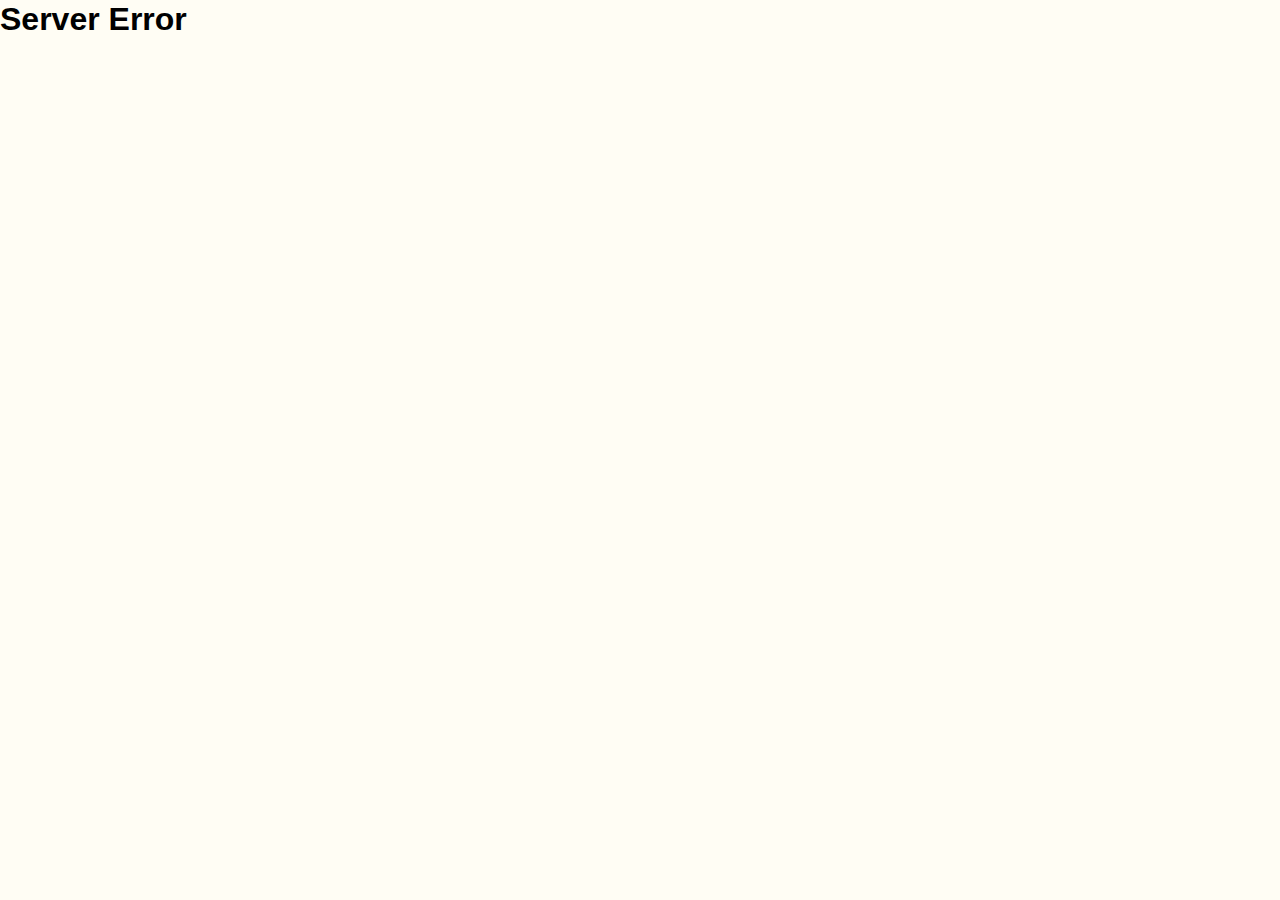
<file: projects/project-6/index.html>
<!DOCTYPE html>
<html lang="en">
<head>
	<meta charset="UTF-8">
	<meta http-equiv="X-UA-Compatible" content="IE=edge">
	<meta name="viewport" content="width=device-width, initial-scale=1.0">
	<link rel="stylesheet" href="https://pro.fontawesome.com/releases/v5.10.0/css/all.css" integrity="sha384-AYmEC3Yw5cVb3ZcuHtOA93w35dYTsvhLPVnYs9eStHfGJvOvKxVfELGroGkvsg+p" crossorigin="anonymous"/>
	<link rel="stylesheet" href="https://cdn.jsdelivr.net/npm/bootstrap@4.6.0/dist/css/bootstrap.min.css" integrity="sha384-B0vP5xmATw1+K9KRQjQERJvTumQW0nPEzvF6L/Z6nronJ3oUOFUFpCjEUQouq2+l" crossorigin="anonymous">
	<link rel="stylesheet" href="style/style.css">
	<title>Project 6</title>
</head>
<body>
	<div class="container">
		<div class="row align-items-center justify-content-center inner">
			<div class="col-6">
				<h2>Курс станом на <span class="date"></span></h2>
				<div class="now-eur-usd">
					<p>EUR	<span class="now-eur"></span></p>
					<p>USD	<span class="now-usd"></span></p>
				</div>
				<form action="#" class="currency-converter-form">
					<div class="row">
						<div class="col-5">
							<input type="text" class="money" data-money="1">
						</div>
						<div class="col-7">
							<select name="currency" class="currency currency1">
							</select>
						</div>
					</div>
					<div class="row">
						<div class="col-5">
							<input type="text" class="money"  data-money="2">
						</div>
						<div class="col-7">
							<select name="currency" class="currency currency2">
							</select>
						</div>
					</div>
				</form>
			</div>
		</div>
	</div>

	<script src="js/jquery-3.6.0.min.js"></script>
	<script src="js/main.js"></script>
</body>
</html>
</file>
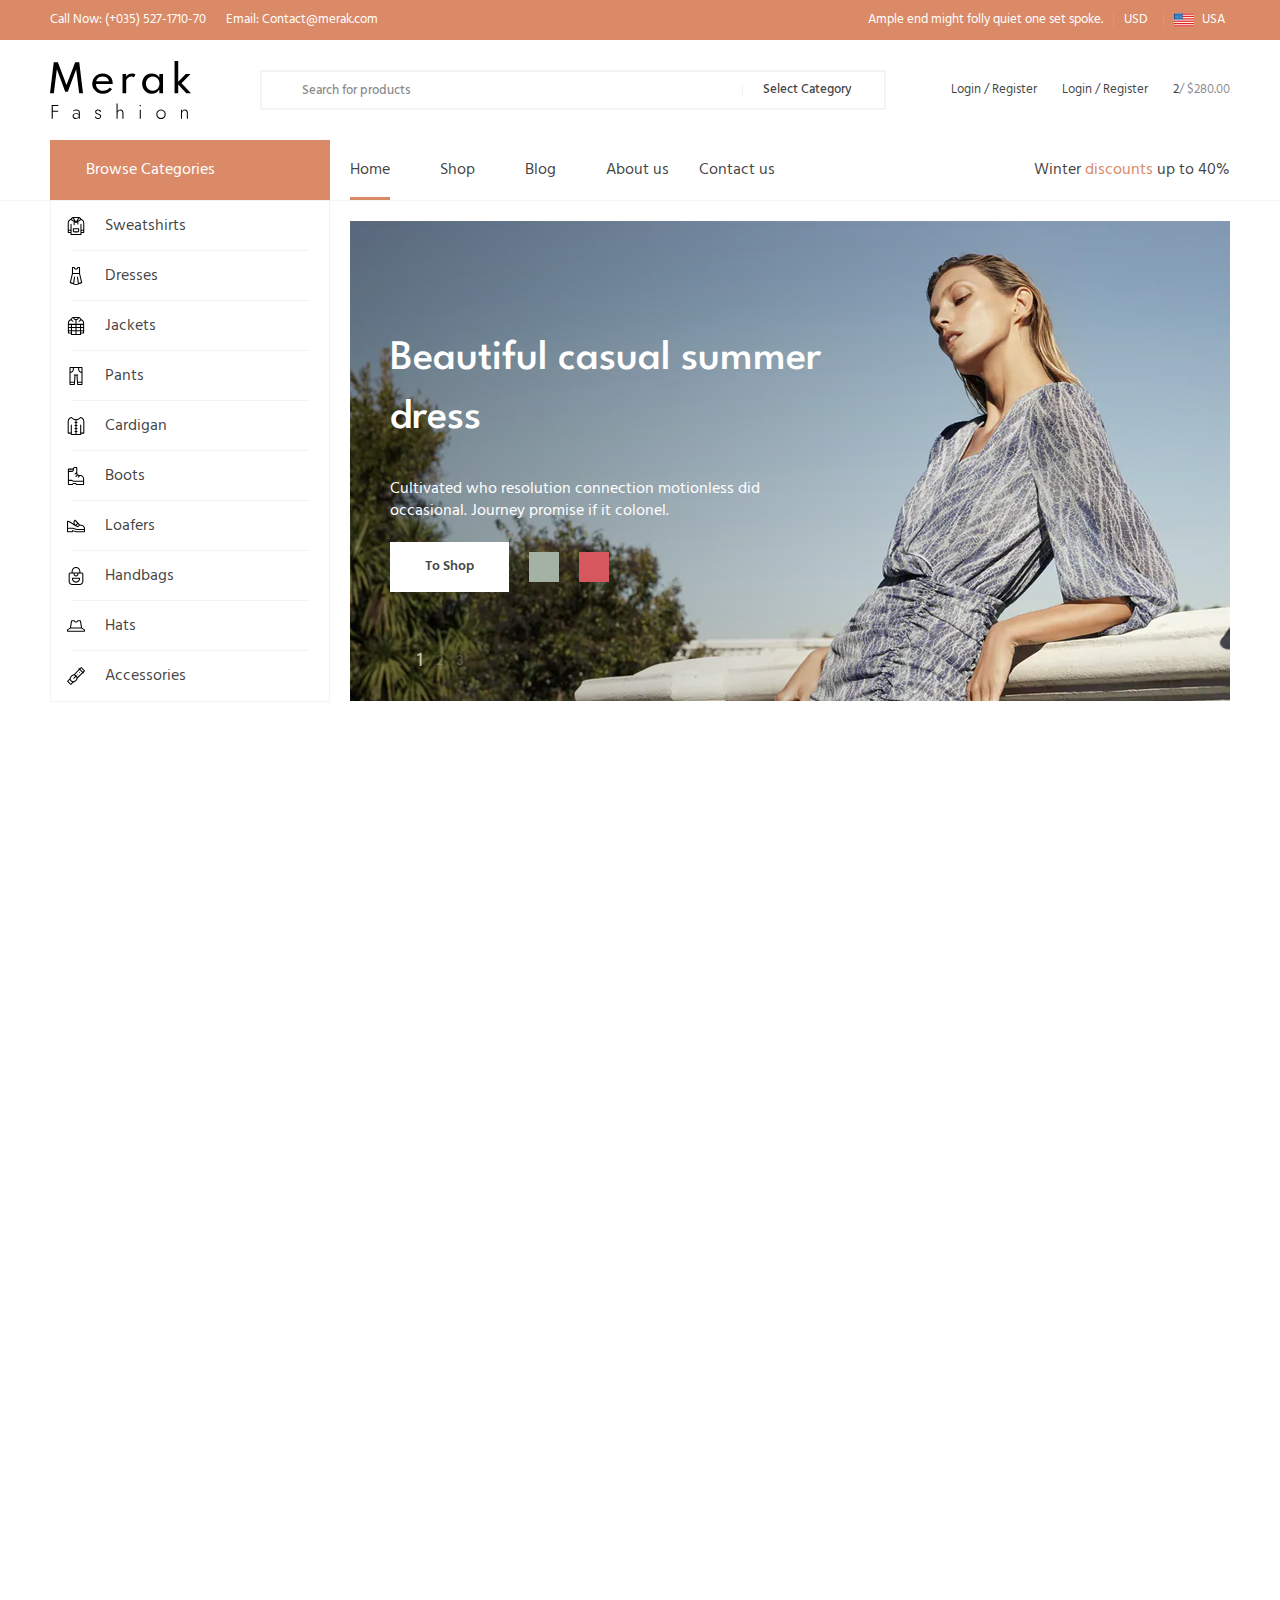
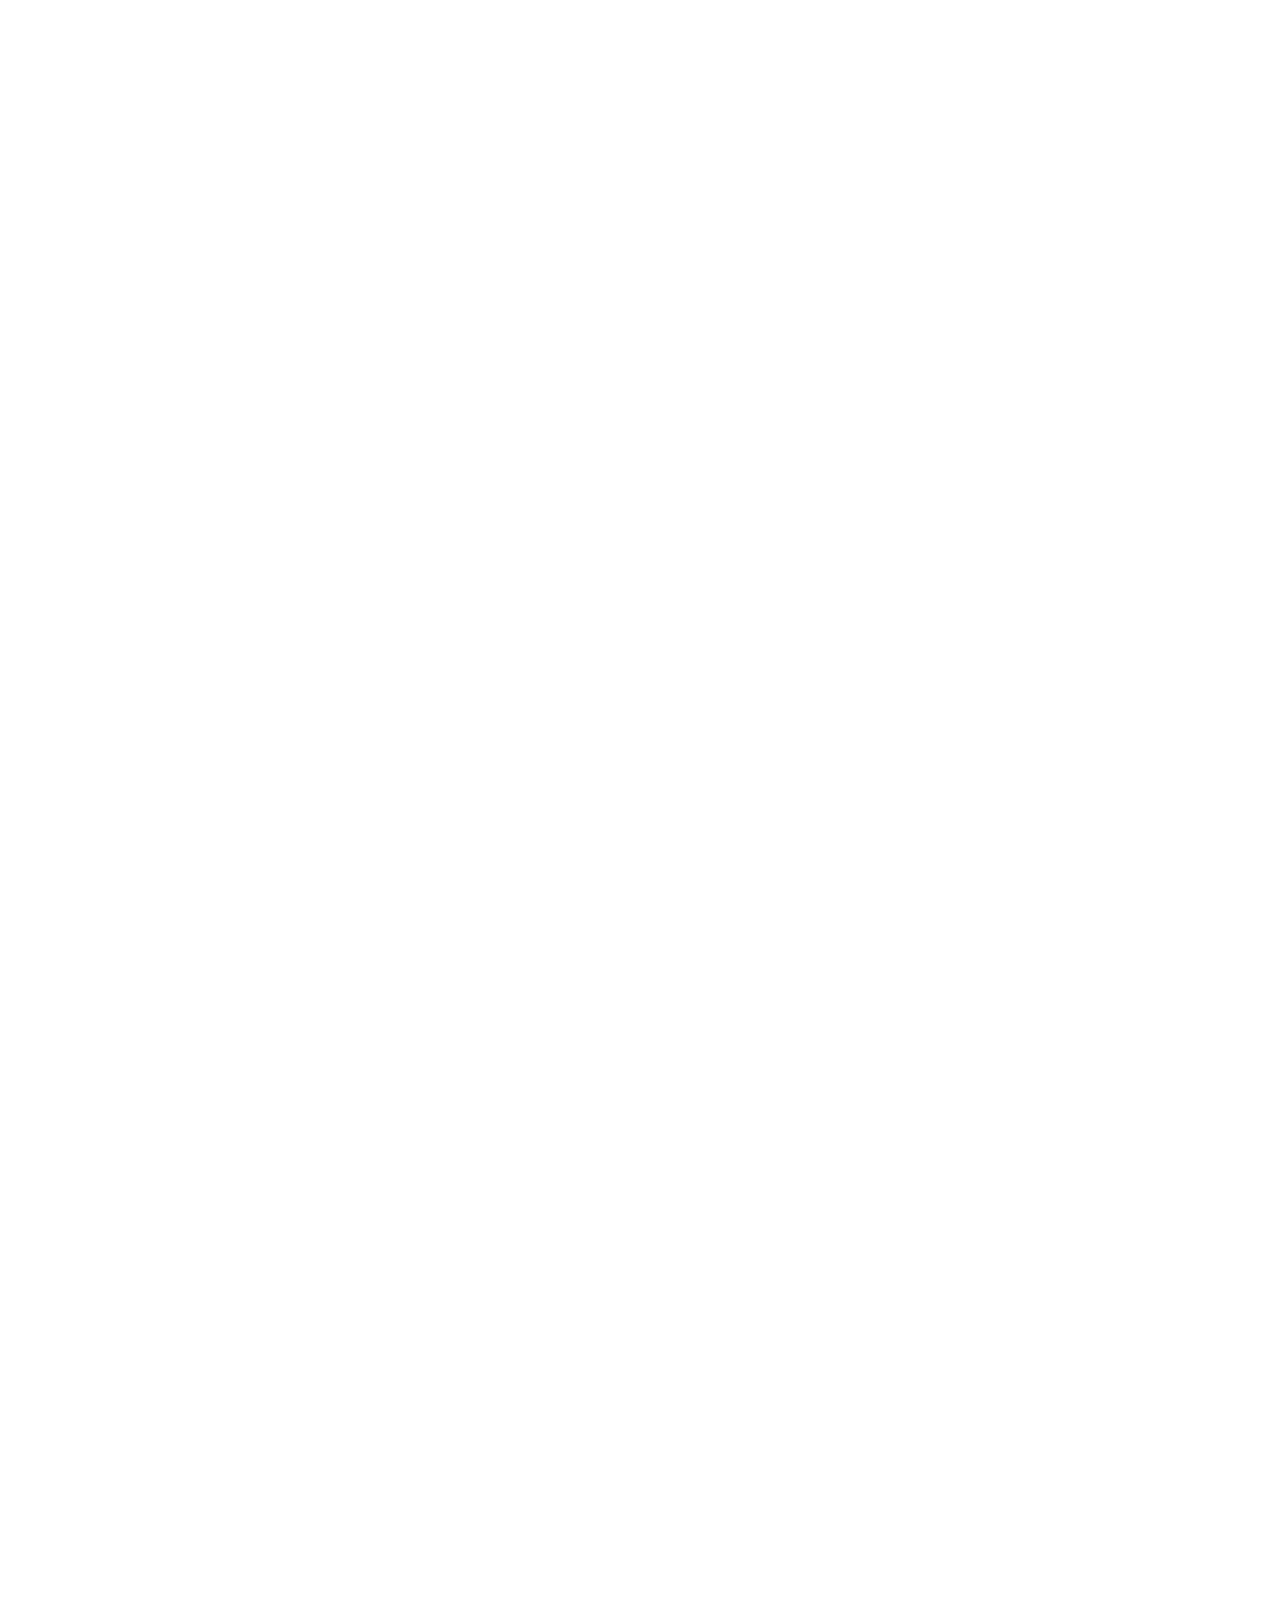
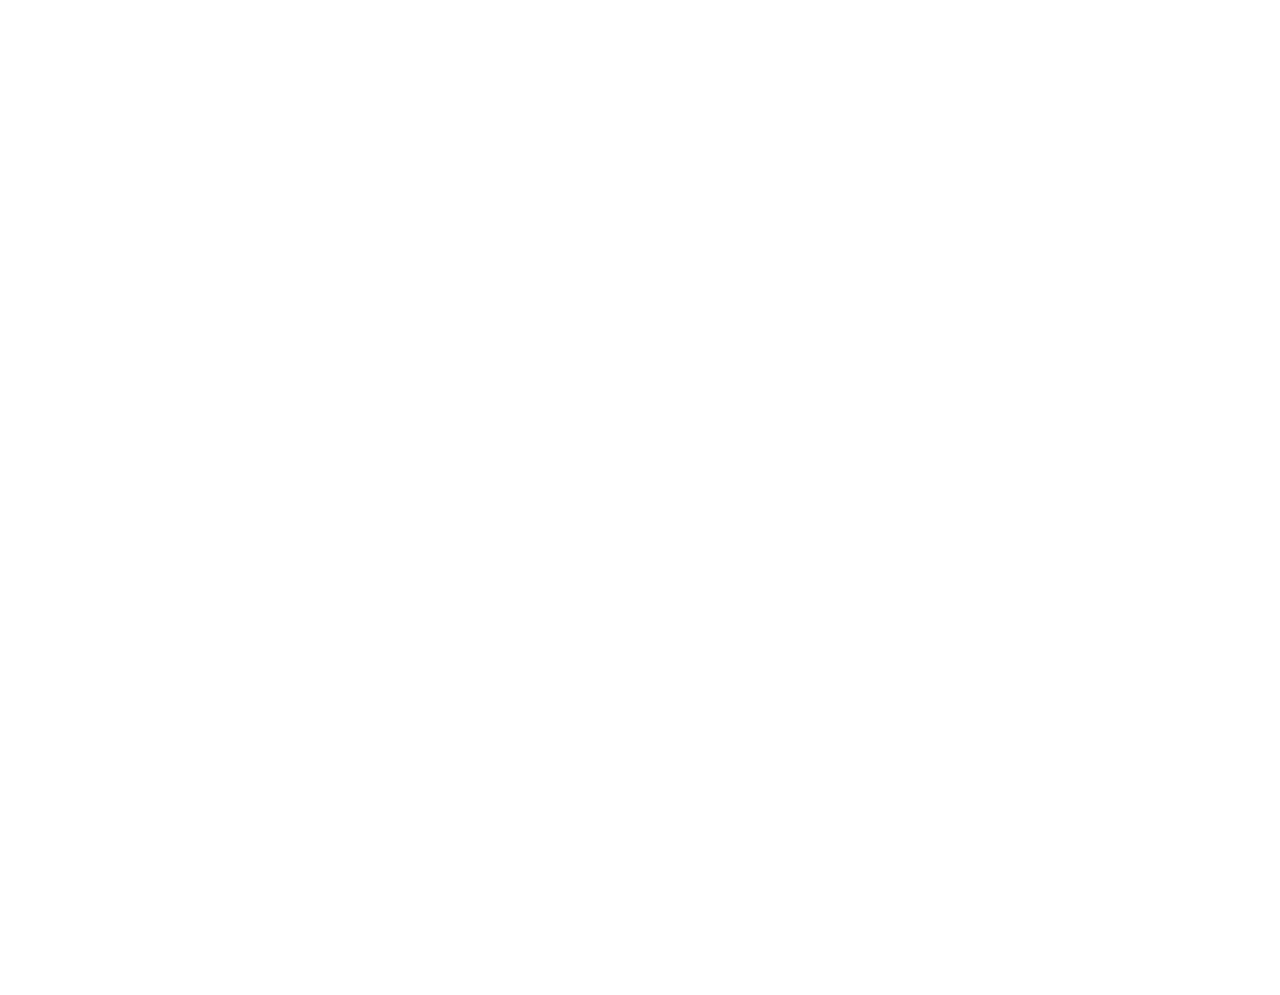
<file: projects/project-7/index.html>
<!DOCTYPE html>
<html lang="en">
<head>
	<meta charset="UTF-8">
	<meta http-equiv="X-UA-Compatible" content="IE=edge">
	<meta name="viewport" content="width=device-width, initial-scale=1.0">
	<title>Merak Fashion</title>
	<link rel="stylesheet" href="https://pro.fontawesome.com/releases/v5.10.0/css/all.css" integrity="sha384-AYmEC3Yw5cVb3ZcuHtOA93w35dYTsvhLPVnYs9eStHfGJvOvKxVfELGroGkvsg+p" crossorigin="anonymous"/>
	<link rel="preconnect" href="https://fonts.gstatic.com">
	<link href="https://fonts.googleapis.com/css2?family=Hind:wght@400;500;600&family=Rubik&family=Spartan:wght@500;600&display=swap" rel="stylesheet">
	<link rel="stylesheet" href="css/swiper-bundle.min.css">
	<link rel="stylesheet" href="css/magnific-popup.css">
	<link rel="stylesheet" href="css/photoswipe.css">
	<link rel="stylesheet" href="css/default-skin/default-skin.css">
	<link rel="stylesheet" href="css/style.css">	<!-- style -->
</head>
<body>
	<header class="header-general">
		<div class="header-row header-top">
		  <div class="container">
			<div class="header-row-inner color-scheme-light">
			  <div class="header-col header-col-left">
				  <div class="contact">
						Call Now: (+035) 527-1710-70
				  </div>
				  <div class="contact">
						Email: Contact@merak.com
				  </div>
			  </div>
			  <div class="header-col header-col-right">
				<div class="content">
					<div class="text">
						Ample end might folly quiet one set spoke.
					</div>
					<div class="usd">usd
						<i class="fas fa-angle-down"></i>
					</div>
					<div class="usa">
						<img src="img/united-states.svg" alt="USA">
						usa
						<i class="fas fa-angle-down"></i>
					</div>
				   </div>
				</div>
			</div>
		  </div>
		</div>
		<div class="header-row header-main">
		  <div class="container">
			<div class="header-row-inner">
			  <div class="header-col header-col-left">
				<div class="logo">
					<a href="index.html"><img src="img/merak-logo.svg" alt="Merak Fashion"></a>
				</div>
				</div>
			  <div class="header-col header-col-center search-wrapper">
				<form action="#" class="search">
					<button>
						<i class="fal fa-search"></i>
					</button>
					<input type="text" placeholder="Search for products" class="search-products">
					<div class="select-category">
						Select Category
						<i class="fas fa-angle-down"></i>
					</div>
				</form>
			  </div>
			  <div class="header-col header-col-right">
					<div class="header-actions">
						<div class="account">
							<a href="#">
								<i class="far fa-user"></i>
								Login / Register
							</a>
						</div>
						<div class="wish">
							<a href="#">
								<i class="far fa-heart"></i>
								Login / Register
							</a>
						</div>
						<div class="bag">
							<a href="#">
								<i class="icons-main-header fal fa-shopping-bag"></i>
								2 <span>/ $280.00</span>
							</a>
						</div>
					</div>
					<div class="burger">
						<i class="fas fa-bars"></i>
					</div>
			  </div>
			</div>
		  </div>
		</div>
		<div class="header-row header-bottom">
		  <div class="container">
			<div class="header-row-inner">
				<div class="header-col header-col-left vertical-menu-wrapper">
					<ul class="header-menu vertical-menu ">
						<li>
							<a href="#">
								<span>
									<i class="fas fa-bars"></i>
									Browse Categories
								</span>
								<i class="fas fa-angle-down"></i>
							</a>
							<ul class="sub-menu">
								<li>
									<a href="#">
										<span>
											<img src="img/category-svg/merak-category-icon-1.svg" alt="">
											Sweatshirts
										</span>
										<i class="fas fa-angle-right"></i>
									</a>
								</li>
								<li>
									<a href="#">
										<span>
											<img src="img/category-svg/merak-category-icon-2.svg" alt="">
											Dresses
										</span>
										<i class="fas fa-angle-right"></i>
									</a>
								</li>
								<li>
									<a href="#">
										<span>
											<img src="img/category-svg/merak-category-icon-3.svg" alt="">
											Jackets
										</span>
										<i class="fas fa-angle-right"></i>
									</a>
								</li>
								<li>
									<a href="#">
										<span>
											<img src="img/category-svg/merak-category-icon-4.svg" alt="">
											Pants
										</span>
										<i class="fas fa-angle-right"></i>
									</a>
								</li>
								<li>
									<a href="#">
										<span>
											<img src="img/category-svg/merak-category-icon-5.svg" alt="">
											Cardigan
										</span>
									</a>
								</li>
								<li>
									<a href="#">
										<span>
											<img src="img/category-svg/merak-category-icon-6.svg" alt="">
											Boots
										</span>
									</a>
								</li>
								<li>
									<a href="#">
										<span>
											<img src="img/category-svg/merak-category-icon-7.svg" alt="">
											Loafers
										</span>
									</a>
								</li>
								<li>
									<a href="#">
										<span>
											<img src="img/category-svg/merak-category-icon-8.svg" alt="">
											Handbags
										</span>
									</a>
								</li>
								<li>
									<a href="#">
										<span>
											<img src="img/category-svg/merak-category-icon-9.svg" alt="">
											Hats
										</span>
									</a>
								</li>
								<li>
									<a href="#">
										<span>
											<img src="img/category-svg/merak-category-icon-10.svg" alt="">
											Accessories
										</span>
									</a>
								</li>
								
							</ul>
						</li>
					</ul>
				</div>
				<div class="header-col header-col-center main-nav-wrapper">
					<ul class="header-menu main-nav">
						<li class="active">
							<a href="index.html">
								<span>Home</span>
								<i class="fas fa-angle-down"></i>
							</a>
						</li>
						<li><a href="pages/shop.html">
							<span>Shop</span>
							<i class="fas fa-angle-down"></i>
							</a>
						</li>
						<li><a href="#">
							<span>Blog</span> 
							<i class="fas fa-angle-down"></i>
							</a>
						</li>
						<li>
							<a href="#">
							<span>About us</span>
							</a>
						</li>
						<li>
							<a href="pages/contact-us.html">
							<span>Contact us</span>
							</a>
						</li>
					</ul>
				</div>
				<div class="header-col header-col-right">
					<div class="text">Winter <span class="primary-color">discounts</span> up to 40%</div>
				</div>
			</div>
		  </div>
		</div>
	</header>
	<section class="first-screen">
		<div class="container">
			<div class="row">
				<div class="col-12">
					<div class="banner banner-large slider-wrapper swiper-container" data-options='{"loop":true, "mobile": 1,  "tablet": 1, "desktop": 1, "pagination":true,"navigation":true}'>
						<div class="slides swiper-wrapper">
							<div class="swiper-slide">
								<div class="img-wrapper">
									<img src="img/merak-home-1-slider-1.jpg" alt="">
								</div>
								<div class="content-wrapper">
									<div class="content color-scheme-light">
										<h1>Beautiful casual summer dress</h1>
										<p>Cultivated who resolution connection motionless
											did occasional. Journey promise if it colonel.</p>
										<div class="btn-wrapper">
											<a href="#" class="button">To Shop</a>
											<a href="#" class="swatch swatch-bgc-1"></a>
											<a href="#" class="swatch swatch-bgc-2"></a>
										</div>
									</div>
								</div>
							</div>
							<div class="swiper-slide">
								<div class="img-wrapper">
									<img src="img/merak-home-1-slider-2.jpg" alt="">
								</div>
								<div class="content-wrapper">
									<div class="content color-scheme-light">
										<h1>Beautiful casual summer dress</h1>
										<p>Cultivated who resolution connection motionless
											did occasional. Journey promise if it colonel.</p>
										<div class="btn-wrapper">
											<a href="#" class="button">To Shop</a>
											<a href="#" class="swatch swatch-bgc-1"></a>
											<a href="#" class="swatch swatch-bgc-2"></a>
										</div>
									</div>
								</div>
							</div>
							<div class="swiper-slide">
								<div class="img-wrapper">
									<img src="img/merak-home-1-slider-3.jpg" alt="">
								</div>
								<div class="content-wrapper">
									<div class="content color-scheme-light">
										<h1>Beautiful casual summer dress</h1>
										<p>Cultivated who resolution connection motionless
											did occasional. Journey promise if it colonel.</p>
										<div class="btn-wrapper">
											<a href="#" class="button">To Shop</a>
											<a href="#" class="swatch swatch-bgc-1"></a>
											<a href="#" class="swatch swatch-bgc-2"></a>
										</div>
									</div>
								</div>
							</div>
						</div>
						<div class="slider-nav">
							<span class="arrow prev"><i class="fal fa-angle-left"></i></span>
							<div class="swiper-pagination"></div>
							<span class="arrow next active"><i class="fal fa-angle-right"></i></span>
						</div>
					</div>
				</div>
			</div>
		</div>
	</section>
	<section class="products tabs with-animated">
		<div class="container">
			<header class="head-section">
				<div class="title">
					<p class="subtitle">
						Clothes that you like
					</p>
					<h2>Featured products</h2>
				</div>
				<ul class="tabs-menu">
					<li class="active"  data-category="all">
						<a href="#">
							<span>
								All
							</span>
						</a>
					</li>
					<li data-category="new">
						<a href="#">
							<span>
								New
							</span>
						</a>
					</li>
					<li data-category="bestseller">
						<a href="#">
							<span>
								Bestseller
							</span>
						</a>
					</li>
					<li data-category="discount">
						<a href="#">
							<span>
								Discount
							</span>
						</a>
					</li>
				</ul>
			</header>
			<div class="content-list">
				<div class="row spacing-bottom-40 active" data-category="all">
					<div class="col-12 col-md-6 col-lg-3">
						<div class="product">
							<div class="img-wrapper">
								<img src="img/products (compressed)/merak-product-3-0-min.jpg" alt="">
								<div class="inner">
									<img src="img/products (compressed)/merak-product-3-2-min.jpg" alt="">
									<div class="absolute content">
										<a href="pages/single-product.html" class="absolute"></a>
										<div class="btn-wrapper">
											<a href="#" class="button btn-xx-small adapts">
												<span>Select options</span>
												<span class="hidden-i"><i class="fal fa-plus"></i></span>
											</a>
											<a href=".white-popup" class="button btn-xx-small show-popup">
												<i class="fal fa-search"></i>
											</a>
											<a href="#" class="button btn-xx-small">
												<i class="far fa-heart"></i>
											</a>
										</div>
									</div>
								</div>
							</div>
							<div class="content">
								<div class="first-line">
									<h6><a href="#">Dress width a floral print</a></h6>
									<div class="btn-wrapper">
										<a href="#" class="swatch swatch-small swatch-bgc-3"></a>
										<a href="#" class="swatch swatch-small swatch-bgc-4"></a>
									</div>
								</div>
								<div class="price">$142.50</div>
							</div>
						</div>
					</div>
					<div class="col-12 col-md-6 col-lg-3">
						<div class="product">
							<div class="img-wrapper">
								<img src="img/products (compressed)/merak-product-5-2-min.jpg" alt="">
								<div class="inner">
									<img src="img/products (compressed)/merak-product-5-0-min.jpg" alt="">
									<div class="absolute content">
										<a href="#" class="absolute"></a>
										<div class="btn-wrapper">
											<a href="#" class="button btn-xx-small adapts">
												<span>Select options</span>
												<span class="hidden-i"><i class="fal fa-plus"></i></span>
											</a>
											<a href=".white-popup" class="button btn-xx-small show-popup">
												<i class="fal fa-search"></i>
											</a>
											<a href="#" class="button btn-xx-small">
												<i class="far fa-heart"></i>
											</a>
										</div>
									</div>
								</div>
							</div>
							<div class="content">
								<div class="first-line">
									<h6><a href="#">Olive Pants</a></h6>
								</div>
								<div class="price">$68.00</div>
							</div>
						</div>
					</div>
					<div class="col-12 col-md-6 col-lg-3">
						<div class="product">
							<div class="img-wrapper">
								<img src="img/products (compressed)/merak-product-14-2-min.jpg" alt="">
								<div class="inner">
									<img src="img/products (compressed)/merak-product-14-1-min.jpg" alt="">
									<div class="absolute content">
										<a href="#" class="absolute"></a>
										<div class="btn-wrapper">
											<a href="#" class="button btn-xx-small adapts">
												<span>Select options</span>
												<span class="hidden-i"><i class="fal fa-plus"></i></span>
											</a>
											<a href=".white-popup" class="button btn-xx-small show-popup">
												<i class="fal fa-search"></i>
											</a>
											<a href="#" class="button btn-xx-small">
												<i class="far fa-heart"></i>
											</a>
										</div>
									</div>
								</div>
							</div>
							<div class="content">
								<div class="first-line">
									<h6><a href="#">Green lace dress</a></h6>
									<div class="btn-wrapper">
										<a href="#" class="swatch swatch-small swatch-bgc-5"></a>
										<a href="#" class="swatch swatch-small swatch-bgc-6"></a>
										<a href="#" class="swatch swatch-small swatch-bgc-7"></a>
									</div>
								</div>
								<div class="price">$180.00</div>
							</div>
						</div>
					</div>
					<div class="col-12 col-md-6 col-lg-3">
						<div class="product">
							<div class="img-wrapper">
								<img src="img/products (compressed)/merak-product-9-1-min.jpg" alt="">
								<div class="inner">
									<img src="img/products (compressed)/merak-product-9-0-min.jpg" alt="">
									<div class="absolute content">
										<a href="#" class="absolute"></a>
										<div class="btn-wrapper">
											<a href="#" class="button btn-xx-small adapts">
												<span>Select options</span>
												<span class="hidden-i"><i class="fal fa-plus"></i></span>
											</a>
											<a href=".white-popup" class="button btn-xx-small show-popup">
												<i class="fal fa-search"></i>
											</a>
											<a href="#" class="button btn-xx-small">
												<i class="far fa-heart"></i>
											</a>
										</div>
									</div>
								</div>
							</div>
							<div class="content">
								<div class="first-line">
									<h6><a href="#">Knitted top</a></h6>
								</div>
								<div class="price">$65.00</div>
							</div>
						</div>
					</div>
					<div class="col-12 col-md-6 col-lg-3">
						<div class="product">
							<div class="img-wrapper">
								<img src="img/products (compressed)/merak-product-1-1-min.jpg" alt="">
								<div class="inner">
									<img src="img/products (compressed)/merak-product-1-0-min.jpg" alt="">
									<div class="absolute content">
										<a href="#" class="absolute"></a>
										<div class="btn-wrapper">
											<a href="#" class="button btn-xx-small adapts">
												<span>Select options</span>
												<span class="hidden-i"><i class="fal fa-plus"></i></span>
											</a>
											<a href=".white-popup" class="button btn-xx-small show-popup">
												<i class="fal fa-search"></i>
											</a>
											<a href="#" class="button btn-xx-small">
												<i class="far fa-heart"></i>
											</a>
										</div>
									</div>
								</div>
							</div>
							<div class="content">
								<div class="first-line">
									<h6><a href="#">Openwork dress</a></h6>
								</div>
								<div class="price">$90.00</div>
							</div>
						</div>
					</div>
					<div class="col-12 col-md-6 col-lg-3">
						<div class="product">
							<div class="img-wrapper">
								<img src="img/products (compressed)/merak-product-7-0-min.jpg" alt="">
								<div class="inner">
									<img src="img/products (compressed)/merak-product-7-1-min.jpg" alt="">
									<div class="absolute content">
										<a href="#" class="absolute"></a>
										<div class="btn-wrapper">
											<a href="#" class="button btn-xx-small adapts">
												<span>Select options</span>
												<span class="hidden-i"><i class="fal fa-plus"></i></span>
											</a>
											<a href=".white-popup" class="button btn-xx-small show-popup">
												<i class="fal fa-search"></i>
											</a>
											<a href="#" class="button btn-xx-small">
												<i class="far fa-heart"></i>
											</a>
										</div>
									</div>
								</div>
							</div>
							<div class="content">
								<div class="first-line">
									<h6><a href="#">Shoes with a sharp toe</a></h6>
								</div>
								<div class="price">$100.00</div>
							</div>
						</div>
					</div>
					<div class="col-12 col-md-6 col-lg-3">
						<div class="product">
							<div class="img-wrapper">
								<img src="img/products (compressed)/merak-product-2-0-min.jpg" alt="">
								<div class="inner">
									<img src="img/products (compressed)/merak-product-2-1-min.jpg" alt="">
									<div class="absolute content">
										<a href="#" class="absolute"></a>
										<div class="btn-wrapper">
											<a href="#" class="button btn-xx-small adapts">
												<span>Select options</span>
												<span class="hidden-i"><i class="fal fa-plus"></i></span>
											</a>
											<a href="img/products (compressed)/merak-product-2-2-min.jpg" class="button btn-xx-small show-popup">
												<i class="fal fa-search"></i>
											</a>
											<a href="#" class="button btn-xx-small">
												<i class="far fa-heart"></i>
											</a>
										</div>
									</div>
								</div>
							</div>
							<div class="content">
								<div class="first-line">
									<h6><a href="#">Women's dress</a></h6>
								</div>
								<div class="price">$120.00</div>
							</div>
						</div>
					</div>
					<div class="col-12 col-md-6 col-lg-3">
						<div class="product">
							<div class="img-wrapper">
								<img src="img/products (compressed)/merak-product-8-0-min.jpg" alt="">
								<div class="inner">
									<img src="img/products (compressed)/merak-product-8-1-min.jpg" alt="">
									<div class="absolute content">
										<a href="#" class="absolute"></a>
										<div class="btn-wrapper">
											<a href="#" class="button btn-xx-small adapts">
												<span>Select options</span>
												<span class="hidden-i"><i class="fal fa-plus"></i></span>
											</a>
											<a href=".white-popup" class="button btn-xx-small show-popup">
												<i class="fal fa-search"></i>
											</a>
											<a href="#" class="button btn-xx-small">
												<i class="far fa-heart"></i>
											</a>
										</div>
									</div>
								</div>
							</div>
							<div class="content">
								<div class="first-line">
									<h6><a href="#">Shopper bag</a></h6>
								</div>
								<div class="price">$49.99</div>
							</div>
						</div>
					</div>
				</div>
				<div class="row spacing-bottom-40" data-category="new">
					<div class="col-12 col-md-6 col-lg-3">
						<div class="product">
							<div class="img-wrapper">
								<img src="img/products (compressed)/merak-product-19-5-min.jpg" alt="">
								<div class="inner">
									<img src="img/products (compressed)/merak-product-19-3-min.jpg" alt="">
									<div class="absolute content">
										<a href="#" class="absolute"></a>
										<div class="btn-wrapper">
											<a href="#" class="button btn-xx-small adapts">
												<span>Select options</span>
												<span class="hidden-i"><i class="fal fa-plus"></i></span>
											</a>
											<a href=".white-popup" class="button btn-xx-small show-popup">
												<i class="fal fa-search"></i>
											</a>
											<a href="#" class="button btn-xx-small">
												<i class="far fa-heart"></i>
											</a>
										</div>
									</div>
								</div>
							</div>
							<div class="content">
								<div class="first-line">
									<h6><a href="#">Dress width a floral print</a></h6>
									<div class="btn-wrapper">
										<a href="#" class="swatch swatch-small swatch-bgc-3"></a>
										<a href="#" class="swatch swatch-small swatch-bgc-4"></a>
									</div>
								</div>
								<div class="price">$142.50</div>
							</div>
						</div>
					</div>
					<div class="col-12 col-md-6 col-lg-3">
						<div class="product">
							<div class="img-wrapper">
								<img src="img/products (compressed)/merak-product-22-1-min.jpg" alt="">
								<div class="inner">
									<img src="img/products (compressed)/merak-product-22-3-min.jpg" alt="">
									<div class="absolute content">
										<a href="#" class="absolute"></a>
										<div class="btn-wrapper">
											<a href="#" class="button btn-xx-small adapts">
												<span>Select options</span>
												<span class="hidden-i"><i class="fal fa-plus"></i></span>
											</a>
											<a href=".white-popup" class="button btn-xx-small show-popup">
												<i class="fal fa-search"></i>
											</a>
											<a href="#" class="button btn-xx-small">
												<i class="far fa-heart"></i>
											</a>
										</div>
									</div>
								</div>
							</div>
							<div class="content">
								<div class="first-line">
									<h6><a href="#">Olive Pants</a></h6>
								</div>
								<div class="price">$68.00</div>
							</div>
						</div>
					</div>
					<div class="col-12 col-md-6 col-lg-3">
						<div class="product">
							<div class="img-wrapper">
								<img src="img/products (compressed)/merak-product-1-1-min.jpg" alt="">
								<div class="inner">
									<img src="img/products (compressed)/merak-product-1-0-min.jpg" alt="">
									<div class="absolute content">
										<a href="#" class="absolute"></a>
										<div class="btn-wrapper">
											<a href="#" class="button btn-xx-small adapts">
												<span>Select options</span>
												<span class="hidden-i"><i class="fal fa-plus"></i></span>
											</a>
											<a href=".white-popup" class="button btn-xx-small show-popup">
												<i class="fal fa-search"></i>
											</a>
											<a href="#" class="button btn-xx-small">
												<i class="far fa-heart"></i>
											</a>
										</div>
									</div>
								</div>
							</div>
							<div class="content">
								<div class="first-line">
									<h6><a href="#">Openwork dress</a></h6>
								</div>
								<div class="price">$90.00</div>
							</div>
						</div>
					</div>
					<div class="col-12 col-md-6 col-lg-3">
						<div class="product">
							<div class="img-wrapper">
								<img src="img/products (compressed)/merak-product-7-0-min.jpg" alt="">
								<div class="inner">
									<img src="img/products (compressed)/merak-product-7-1-min.jpg" alt="">
									<div class="absolute content">
										<a href="#" class="absolute"></a>
										<div class="btn-wrapper">
											<a href="#" class="button btn-xx-small adapts">
												<span>Select options</span>
												<span class="hidden-i"><i class="fal fa-plus"></i></span>
											</a>
											<a href=".white-popup" class="button btn-xx-small show-popup">
												<i class="fal fa-search"></i>
											</a>
											<a href="#" class="button btn-xx-small">
												<i class="far fa-heart"></i>
											</a>
										</div>
									</div>
								</div>
							</div>
							<div class="content">
								<div class="first-line">
									<h6><a href="#">Shoes with a sharp toe</a></h6>
								</div>
								<div class="price">$100.00</div>
							</div>
						</div>
					</div>
					<div class="col-12 col-md-6 col-lg-3">
						<div class="product">
							<div class="img-wrapper">
								<img src="img/products (compressed)/merak-product-27-1-min.jpg" alt="">
								<div class="inner">
									<img src="img/products (compressed)/merak-product-27-1-min.jpg" alt="">
									<div class="absolute content">
										<a href="#" class="absolute"></a>
										<div class="btn-wrapper">
											<a href="#" class="button btn-xx-small adapts">
												<span>Select options</span>
												<span class="hidden-i"><i class="fal fa-plus"></i></span>
											</a>
											<a href=".white-popup" class="button btn-xx-small show-popup">
												<i class="fal fa-search"></i>
											</a>
											<a href="#" class="button btn-xx-small">
												<i class="far fa-heart"></i>
											</a>
										</div>
									</div>
								</div>
							</div>
							<div class="content">
								<div class="first-line">
									<h6><a href="#">Olive Pants</a></h6>
								</div>
								<div class="price">$68.00</div>
							</div>
						</div>
					</div>
				</div>
				<div class="row spacing-bottom-40" data-category="bestseller">
					<div class="col-12 col-md-6 col-lg-3">
						<div class="product">
							<div class="img-wrapper">
								<img src="img/products (compressed)/merak-product-3-0-min.jpg" alt="">
								<div class="inner">
									<img src="img/products (compressed)/merak-product-3-3-min.jpg" alt="">
									<div class="absolute content">
										<a href="#" class="absolute"></a>
										<div class="btn-wrapper">
											<a href="#" class="button btn-xx-small adapts">
												<span>Select options</span>
												<span class="hidden-i"><i class="fal fa-plus"></i></span>
											</a>
											<a href=".white-popup" class="button btn-xx-small show-popup">
												<i class="fal fa-search"></i>
											</a>
											<a href="#" class="button btn-xx-small">
												<i class="far fa-heart"></i>
											</a>
										</div>
									</div>
								</div>
							</div>
							<div class="content">
								<div class="first-line">
									<h6><a href="#">Dress width a floral print</a></h6>
									<div class="btn-wrapper">
										<a href="#" class="swatch swatch-small swatch-bgc-3"></a>
										<a href="#" class="swatch swatch-small swatch-bgc-4"></a>
									</div>
								</div>
								<div class="price">$142.50</div>
							</div>
						</div>
					</div>
					<div class="col-12 col-md-6 col-lg-3">
						<div class="product">
							<div class="img-wrapper">
								<img src="img/products (compressed)/merak-product-32-1-min.jpg" alt="">
								<div class="inner">
									<img src="img/products (compressed)/merak-product-32-2-min.jpg" alt="">
									<div class="absolute content">
										<a href="#" class="absolute"></a>
										<div class="btn-wrapper">
											<a href="#" class="button btn-xx-small adapts">
												<span>Select options</span>
												<span class="hidden-i"><i class="fal fa-plus"></i></span>
											</a>
											<a href=".white-popup" class="button btn-xx-small show-popup">
												<i class="fal fa-search"></i>
											</a>
											<a href="#" class="button btn-xx-small">
												<i class="far fa-heart"></i>
											</a>
										</div>
									</div>
								</div>
							</div>
							<div class="content">
								<div class="first-line">
									<h6><a href="#">Olive Pants</a></h6>
								</div>
								<div class="price">$68.00</div>
							</div>
						</div>
					</div>
					<div class="col-12 col-md-6 col-lg-3">
						<div class="product">
							<div class="img-wrapper">
								<img src="img/products (compressed)/merak-product-5-0-min.jpg" alt="">
								<div class="inner">
									<img src="img/products (compressed)/merak-product-5-1-min.jpg" alt="">
									<div class="absolute content">
										<a href="#" class="absolute"></a>
										<div class="btn-wrapper">
											<a href="#" class="button btn-xx-small adapts">
												<span>Select options</span>
												<span class="hidden-i"><i class="fal fa-plus"></i></span>
											</a>
											<a href=".white-popup" class="button btn-xx-small show-popup">
												<i class="fal fa-search"></i>
											</a>
											<a href="#" class="button btn-xx-small">
												<i class="far fa-heart"></i>
											</a>
										</div>
									</div>
								</div>
							</div>
							<div class="content">
								<div class="first-line">
									<h6><a href="#">Openwork dress</a></h6>
								</div>
								<div class="price">$90.00</div>
							</div>
						</div>
					</div>
					<div class="col-12 col-md-6 col-lg-3">
						<div class="product">
							<div class="img-wrapper">
								<img src="img/products (compressed)/merak-product-6-0-min.jpg" alt="">
								<div class="inner">
									<img src="img/products (compressed)/merak-product-6-1-min.jpg" alt="">
									<div class="absolute content">
										<a href="#" class="absolute"></a>
										<div class="btn-wrapper">
											<a href="#" class="button btn-xx-small adapts">
												<span>Select options</span>
												<span class="hidden-i"><i class="fal fa-plus"></i></span>
											</a>
											<a href=".white-popup" class="button btn-xx-small show-popup">
												<i class="fal fa-search"></i>
											</a>
											<a href="#" class="button btn-xx-small">
												<i class="far fa-heart"></i>
											</a>
										</div>
									</div>
								</div>
							</div>
							<div class="content">
								<div class="first-line">
									<h6><a href="#">Shoes with a sharp toe</a></h6>
								</div>
								<div class="price">$100.00</div>
							</div>
						</div>
					</div>
					<div class="col-12 col-md-6 col-lg-3">
						<div class="product">
							<div class="img-wrapper">
								<img src="img/products (compressed)/merak-product-17-2-min.jpg" alt="">
								<div class="inner">
									<img src="img/products (compressed)/merak-product-17-0-min.jpg" alt="">
									<div class="absolute content">
										<a href="#" class="absolute"></a>
										<div class="btn-wrapper">
											<a href="#" class="button btn-xx-small adapts">
												<span>Select options</span>
												<span class="hidden-i"><i class="fal fa-plus"></i></span>
											</a>
											<a href=".white-popup" class="button btn-xx-small show-popup">
												<i class="fal fa-search"></i>
											</a>
											<a href="#" class="button btn-xx-small">
												<i class="far fa-heart"></i>
											</a>
										</div>
									</div>
								</div>
							</div>
							<div class="content">
								<div class="first-line">
									<h6><a href="#">Olive Pants</a></h6>
								</div>
								<div class="price">$68.00</div>
							</div>
						</div>
					</div>
				</div>
				<div class="row spacing-bottom-40" data-category="discount">
					<div class="col-12 col-md-6 col-lg-3">
						<div class="product">
							<div class="img-wrapper">
								<img src="img/products (compressed)/merak-product-22-2-min.jpg" alt="">
								<div class="inner">
									<img src="img/products (compressed)/merak-product-22-3-min.jpg" alt="">
									<div class="absolute content">
										<a href="#" class="absolute"></a>
										<div class="btn-wrapper">
											<a href="#" class="button btn-xx-small adapts">
												<span>Select options</span>
												<span class="hidden-i"><i class="fal fa-plus"></i></span>
											</a>
											<a href=".white-popup" class="button btn-xx-small show-popup">
												<i class="fal fa-search"></i>
											</a>
											<a href="#" class="button btn-xx-small">
												<i class="far fa-heart"></i>
											</a>
										</div>
									</div>
								</div>
							</div>
							<div class="content">
								<div class="first-line">
									<h6><a href="#">Dress width a floral print</a></h6>
									<div class="btn-wrapper">
										<a href="#" class="swatch swatch-small swatch-bgc-3"></a>
										<a href="#" class="swatch swatch-small swatch-bgc-4"></a>
									</div>
								</div>
								<div class="price">$142.50</div>
							</div>
						</div>
					</div>
					<div class="col-12 col-md-6 col-lg-3">
						<div class="product">
							<div class="img-wrapper">
								<img src="img/products (compressed)/merak-product-10-1-min.jpg" alt="">
								<div class="inner">
									<img src="img/products (compressed)/merak-product-11-0-min.jpg" alt="">
									<div class="absolute content">
										<a href="#" class="absolute"></a>
										<div class="btn-wrapper">
											<a href="#" class="button btn-xx-small adapts">
												<span>Select options</span>
												<span class="hidden-i"><i class="fal fa-plus"></i></span>
											</a>
											<a href=".white-popup" class="button btn-xx-small show-popup">
												<i class="fal fa-search"></i>
											</a>
											<a href="#" class="button btn-xx-small">
												<i class="far fa-heart"></i>
											</a>
										</div>
									</div>
								</div>
							</div>
							<div class="content">
								<div class="first-line">
									<h6><a href="#">Olive Pants</a></h6>
								</div>
								<div class="price">$68.00</div>
							</div>
						</div>
					</div>
					<div class="col-12 col-md-6 col-lg-3">
						<div class="product">
							<div class="img-wrapper">
								<img src="img/products (compressed)/merak-product-12-0-min.jpg" alt="">
								<div class="inner">
									<img src="img/products (compressed)/merak-product-13-0-min.jpg" alt="">
									<div class="absolute content">
										<a href="#" class="absolute"></a>
										<div class="btn-wrapper">
											<a href="#" class="button btn-xx-small adapts">
												<span>Select options</span>
												<span class="hidden-i"><i class="fal fa-plus"></i></span>
											</a>
											<a href=".white-popup" class="button btn-xx-small show-popup">
												<i class="fal fa-search"></i>
											</a>
											<a href="#" class="button btn-xx-small">
												<i class="far fa-heart"></i>
											</a>
										</div>
									</div>
								</div>
							</div>
							<div class="content">
								<div class="first-line">
									<h6><a href="#">Openwork dress</a></h6>
								</div>
								<div class="price">$90.00</div>
							</div>
						</div>
					</div>
				</div>
			</div>
		</div>
	</section>
	<section class="best-category with-animated">
		<div class="container">
			<div class="row spacing-bottom-30">
				<div class="col-12 col-md-6 spacing-bottom-0">
					<div class="title">
						<p class="subtitle">
							Clothes that you like
						</p>
						<h2>Best on category</h2>
						<p>The clothes that you like. New collections of clothes for every taste for you and your family.</p>
					</div>
					
					<div class="row spacing-bottom-30 ">
						<div class="col-md-6">
							<div class="product">
								<div class="img-wrapper">
									<img src="img/products (compressed)/merak-product-9-1-min.jpg" alt="">
									<div class="inner">
										<img src="img/products (compressed)/merak-product-9-0-min.jpg" alt="">
										<div class="absolute content">
											<a href="#" class="absolute"></a>
											<div class="btn-wrapper">
												<a href="#" class="button btn-xx-small adapts">
													<span>Select options</span>
													<span class="hidden-i"><i class="fal fa-plus"></i></span>
												</a>
												<a href="#" class="button btn-xx-small adapts">
													<i class="fal fa-search"></i>
												</a>
												<a href="#" class="button btn-xx-small adapts">
													<i class="far fa-heart"></i>
												</a>
											</div>
										</div>
									</div>
								</div>
								<div class="content">
									<div class="first-line">
										<h6><a href="#">Knitted top</a></h6>
									</div>
									<div class="price">$65.00</div>
								</div>
							</div>
						</div>
						<div class="col-md-6">
							<div class="product">
								<div class="img-wrapper">
									<img src="img/products (compressed)/merak-product-8-0-min.jpg" alt="">
									<div class="inner">
										<img src="img/products (compressed)/merak-product-8-1-min.jpg" alt="">
										<div class="absolute content">
											<a href="#" class="absolute"></a>
											<div class="btn-wrapper">
												<a href="#" class="button btn-xx-small adapts">
													<span>Select options</span>
													<span class="hidden-i"><i class="fal fa-plus"></i></span>
												</a>
												<a href="#" class="button btn-xx-small adapts">
													<i class="fal fa-search"></i>
												</a>
												<a href="#" class="button btn-xx-small adapts">
													<i class="far fa-heart"></i>
												</a>
											</div>
										</div>
									</div>
								</div>
								<div class="content">
									<div class="first-line">
										<h6><a href="#">Shopper bag</a></h6>
									</div>
									<div class="price">$49.99</div>
								</div>
							</div>
						</div>
					</div>
				</div>
				<div class="col-12 col-md-5 offset-md-1">
					<div class="banner banner-to-action swiper-container" data-options='{"loop":true, "mobile": 1,  "tablet": 1, "desktop": 1, "navigation":true}'>
						<div class="swiper-wrapper">
							<div class="swiper-slide">
								<div class="img-wrapper"><img src="img/merak-banner-img-1.jpg" alt=""></div>
							</div>
							<div class="swiper-slide">
								<div class="img-wrapper"><img src="img/merak-banner-img-2.jpg" alt=""></div>
							</div>
						</div>
						<div class="arrow">
							<div class="banner-slider-nav">
								<span class="prev"><i class="fal fa-angle-left"></i></span>
								<span class="next active"><i class="fal fa-angle-right"></i></span>
							</div>
						</div>
						<div class="absolute content">
							<div class="title">
								<p class="subtitle">The most fashionable bows</p>
								<h3>What's popular this season?</h3>
								<a href="#" class="button btn-small btn-primary-color">To Shop</a>
							</div>
						</div>
					</div>
				</div>
			</div>
		</div>
	</section>
	<section class="promotions with-animated">
		<div class="container">
			<div class="title title-center">
				<p class="subtitle">
					Clothes that you like
				</p>
				<h2>
					Promotions and discounts
				</h2>
				<p>
					The clothes that you like. New collections of clothes for every taste for you and your family.
				</p>
			</div>
			<div class="swiper-container spacing-row-bottom-50 spacing-bottom-30" data-options='{"loop":true, "mobile": 1,  "tablet": 2, "desktop": 5, "spaceBetween": 20}'>
				<div class="swiper-wrapper">
					<div class="product swiper-slide">
						<div class="img-wrapper">
							<img src="img/products (compressed)/merak-product-13-1-min.jpg" alt="">
							<div class="inner">
								<img src="img/products (compressed)/merak-product-13-2-min.jpg" alt="">
								<div class="absolute content">
									<a href="#" class="absolute"></a>
									<div class="btn-wrapper">
										<a href="#" class="button btn-xx-small adapts" data-toggle="tooltip" title="Select options">
											<span>Select options</span>
											<span class="hidden-i"><i class="fal fa-plus"></i></span>
										</a>
										<a href="#" class="button btn-xx-small" data-toggle="tooltip" title="Search">
											<i class="fal fa-search"></i>
										</a>
										<a href="#" class="button btn-xx-small" data-toggle="tooltip" title="Wish list">
											<i class="far fa-heart"></i>
										</a>
									</div>
								</div>
							</div>
						</div>
						<div class="content">
							<div class="first-line">
								<h6><a href="#">Dress with a floral print</a></h6>
								<div class="btn-wrapper">
									<a href="#" class="swatch swatch-small swatch-bgc-8"></a>
									<a href="#" class="swatch swatch-small swatch-bgc-9"></a>
								</div>
							</div>
							<div class="price">$67.00</div>
						</div>
					</div>
					<div class="product swiper-slide">
						<div class="img-wrapper">
							<img src="img/products (compressed)/merak-product-2-0-min.jpg" alt="">
							<div class="inner">
								<img src="img/products (compressed)/merak-product-2-1-min.jpg" alt="">
								<div class="absolute content">
									<a href="#" class="absolute"></a>
									<div class="btn-wrapper">
										<a href="#" class="button btn-xx-small adapts" data-toggle="tooltip" title="Select options">
											<span>Select options</span>
											<span class="hidden-i"><i class="fal fa-plus"></i></span>
										</a>
										<a href="#" class="button btn-xx-small" data-toggle="tooltip" title="Search">
											<i class="fal fa-search"></i>
										</a>
										<a href="#" class="button btn-xx-small" data-toggle="tooltip" title="Wish list">
											<i class="far fa-heart"></i>
										</a>
									</div>
								</div>
							</div>
						</div>
						<div class="content">
							<div class="first-line">
								<h6><a href="#">Women's dress</a></h6>
							</div>
							<div class="price">$120.00</div>
						</div>
					</div>
					<div class="product swiper-slide">
						<div class="img-wrapper">
							<img src="img/products (compressed)/merak-product-2-0-min.jpg" alt="">
							<div class="inner">
								<img src="img/products (compressed)/merak-product-2-1-min.jpg" alt="">
								<div class="absolute content">
									<a href="#" class="absolute"></a>
									<div class="btn-wrapper">
										<a href="#" class="button btn-xx-small adapts" data-toggle="tooltip" title="Select options">
											<span>Select options</span>
											<span class="hidden-i"><i class="fal fa-plus"></i></span>
										</a>
										<a href="#" class="button btn-xx-small" data-toggle="tooltip" title="Search">
											<i class="fal fa-search"></i>
										</a>
										<a href="#" class="button btn-xx-small" data-toggle="tooltip" title="Wish list">
											<i class="far fa-heart"></i>
										</a>
									</div>
								</div>
							</div>
						</div>
						<div class="content">
							<div class="first-line">
								<h6><a href="#">Women's dress</a></h6>
							</div>
							<div class="price">$120.00</div>
						</div>
					</div>
					<div class="product swiper-slide">
						<div class="img-wrapper">
							<img src="img/products (compressed)/merak-product-2-0-min.jpg" alt="">
							<div class="inner">
								<img src="img/products (compressed)/merak-product-2-1-min.jpg" alt="">
								<div class="absolute content">
									<a href="#" class="absolute"></a>
									<div class="btn-wrapper">
										<a href="#" class="button btn-xx-small adapts" data-toggle="tooltip" title="Select options">
											<span>Select options</span>
											<span class="hidden-i"><i class="fal fa-plus"></i></span>
										</a>
										<a href="#" class="button btn-xx-small" data-toggle="tooltip" title="Search">
											<i class="fal fa-search"></i>
										</a>
										<a href="#" class="button btn-xx-small" data-toggle="tooltip" title="Wish list">
											<i class="far fa-heart"></i>
										</a>
									</div>
								</div>
							</div>
						</div>
						<div class="content">
							<div class="first-line">
								<h6><a href="#">Women's dress</a></h6>
							</div>
							<div class="price">$120.00</div>
						</div>
					</div>
					<div class="product swiper-slide">
						<div class="img-wrapper">
							<img src="img/products (compressed)/merak-product-2-0-min.jpg" alt="">
							<div class="inner">
								<img src="img/products (compressed)/merak-product-2-1-min.jpg" alt="">
								<div class="absolute content">
									<a href="#" class="absolute"></a>
									<div class="btn-wrapper">
										<a href="#" class="button btn-xx-small adapts" data-toggle="tooltip" title="Select options">
											<span>Select options</span>
											<span class="hidden-i"><i class="fal fa-plus"></i></span>
										</a>
										<a href="#" class="button btn-xx-small" data-toggle="tooltip" title="Search">
											<i class="fal fa-search"></i>
										</a>
										<a href="#" class="button btn-xx-small" data-toggle="tooltip" title="Wish list">
											<i class="far fa-heart"></i>
										</a>
									</div>
								</div>
							</div>
						</div>
						<div class="content">
							<div class="first-line">
								<h6><a href="#">Women's dress</a></h6>
							</div>
							<div class="price">$120.00</div>
						</div>
					</div>
				</div>
			</div>
			<div class="row spacing-row-bottom-50 spacing-bottom-30">
				<div class="col-12 col-md-4">
					<div class="banner">
						<div class="img-wrapper">
							<div class="img-inner">
								<a href="img/merak-banner-img-3.jpg" data-width="380" data-height="360">
									<img src="img/merak-banner-img-3.jpg" alt="Skirts and dresses">
								</a>
							</div>
						</div>
						<div class="content-wrapper">
							<div class="content ">
								<div class="title">
									<p class="subtitle">New in 2021</p>
									<h3>Skirts and dresses</h3>
								</div>
							</div>
						</div>
						<a href="#" class="absolute"></a>
					</div>
				</div>
				<div class="col-12 col-md-4">
					<div class="banner">
						<div class="img-wrapper">
							<div class="img-inner">
								<a href="img/merak-banner-img-4.jpg" data-width="380" data-height="360">
									<img src="img/merak-banner-img-4.jpg" alt="Skirts and dresses">
								</a>
							</div>
						</div>
						<div class="content-wrapper">
							<div class="content ">
								<div class="title">
									<p class="subtitle">Treat yourself</p>
									<h3>Summer loafers</h3>
								</div>
							</div>
						</div>
						<a href="#" class="absolute"></a>
					</div>
				</div>
				<div class="col-12 col-md-4">
					<div class="banner">
						<div class="img-wrapper">
							<div class="img-inner">
								<a href="img/merak-banner-img-5.jpg" data-width="380" data-height="360">
									<img src="img/merak-banner-img-5.jpg" alt="Skirts and dresses">
								</a>
							</div>
						</div>
						<div class="content-wrapper">
							<div class="content ">
								<div class="title">
									<p class="subtitle">Bestsellers</p>
									<h3>Collection of bags</h3>
								</div>
							</div>
						</div>
						<a href="#" class="absolute"></a>
					</div>
				</div>
			</div>
		</div>
	</section>
	<section class="reviews with-animated">
		<div class="container">
			<div class="title title-center">
				<p class="subtitle">
					Clothes that you like
				</p>
				<h2>
					Customers reviews
				</h2>
				<p>
					The clothes that you like. New collections of clothes for every taste for you and your family.
				</p>
			</div>
			<div class="row spacing-bottom-30">
				<div class="col-md-4">
					<div class="testimonials">
						<div class="user">
							<div class="img-wrapper">
								<img src="img/merak-testimonials-1.jpg" alt="Jennie Edwards">
							</div>
							<div class="content-wrapper">
								<div class="title">
									<h4>
										<a href="#">Jennie Edwards</a>
									</h4>
									<div class="subtitle">
										Customer
									</div>
								</div>
							</div>
						</div>
						<p>
							Adapted as smiling of females oh me journey exposed concern. Met come add cold calm rose mile what. Tiled manor court built.
						</p>
					</div>
				</div>
			</div>
		</div>
	</section>
	<div class="white-popup mfp-hide">
		<div class="row">
			<div class="col-6">
				<div class="img-wrapper">
					<img src="img/products (compressed)/merak-product-10-0-min.jpg" alt="popup image">
				</div>
			</div>
			<div class="col-6">
				<div class="content">
					<h4>PopUp Content</h4>
					<p>Lorem ipsum dolor sit amet consectetur adipisicing elit. Illo at, suscipit ullam fugiat eum assumenda, deserunt quae rem veniam, quo velit doloremque quidem et. Impedit dicta blanditiis accusamus totam adipisci itaque nobis quaerat consequatur magni, recusandae asperiores alias modi ratione odit soluta deserunt saepe minima sequi odio molestiae? Debitis, quas similique eveniet dignissimos repellendus autem qui reprehenderit libero ipsum sunt.</p>
					<div class="button-wrapper">
						<a href="#" class="button button-small btn-primary-color">Show more</a>
					</div>
				</div>
			</div>
		</div>
	</div>
	<div class="pswp" tabindex="-1" role="dialog" aria-hidden="true">

		<!-- Background of PhotoSwipe. 
			 It's a separate element as animating opacity is faster than rgba(). -->
		<div class="pswp__bg"></div>
	
		<!-- Slides wrapper with overflow:hidden. -->
		<div class="pswp__scroll-wrap">
	
			<!-- Container that holds slides. 
				PhotoSwipe keeps only 3 of them in the DOM to save memory.
				Don't modify these 3 pswp__item elements, data is added later on. -->
			<div class="pswp__container">
				<div class="pswp__item"></div>
				<div class="pswp__item"></div>
				<div class="pswp__item"></div>
			</div>
	
			<!-- Default (PhotoSwipeUI_Default) interface on top of sliding area. Can be changed. -->
			<div class="pswp__ui pswp__ui--hidden">
	
				<div class="pswp__top-bar">
	
					<!--  Controls are self-explanatory. Order can be changed. -->
	
					<div class="pswp__counter"></div>
	
					<button class="pswp__button pswp__button--close" title="Close (Esc)"></button>
	
					<button class="pswp__button pswp__button--share" title="Share"></button>
	
					<button class="pswp__button pswp__button--fs" title="Toggle fullscreen"></button>
	
					<button class="pswp__button pswp__button--zoom" title="Zoom in/out"></button>
	
					<!-- Preloader demo https://codepen.io/dimsemenov/pen/yyBWoR -->
					<!-- element will get class pswp__preloader--active when preloader is running -->
					<div class="pswp__preloader">
						<div class="pswp__preloader__icn">
						  <div class="pswp__preloader__cut">
							<div class="pswp__preloader__donut"></div>
						  </div>
						</div>
					</div>
				</div>
	
				<div class="pswp__share-modal pswp__share-modal--hidden pswp__single-tap">
					<div class="pswp__share-tooltip"></div> 
				</div>
	
				<button class="pswp__button pswp__button--arrow--left" title="Previous (arrow left)">
				</button>
	
				<button class="pswp__button pswp__button--arrow--right" title="Next (arrow right)">
				</button>
	
				<div class="pswp__caption">
					<div class="pswp__caption__center"></div>
				</div>
	
			</div>
	
		</div>
	
	</div>
	
	<script src="js/jquery-3.6.0.min.js"></script>
	<script src="js/imagesloaded.pkgd.min.js"></script>
	<script src="js/bootstrap.bundle.min.js"></script>
	<script src="js/swiper-bundle.min.js"></script>
	<script src="js/magnific-popup.js"></script>
	<script src="js/jquery.waypoints.min.js"></script>
	<script src="js/jquery.autocomplete.min.js"></script>
	<script src="js/isotope.pkgd.min.js"></script>
	<script src="js/photoswipe.min.js"></script>
	<script src="js/photoswipe-ui-default.min.js"></script>
	<script src="js/jquery.sticky-kit.min.js"></script>
	<script src="js/main.js"></script>
</body>
</html>
</file>
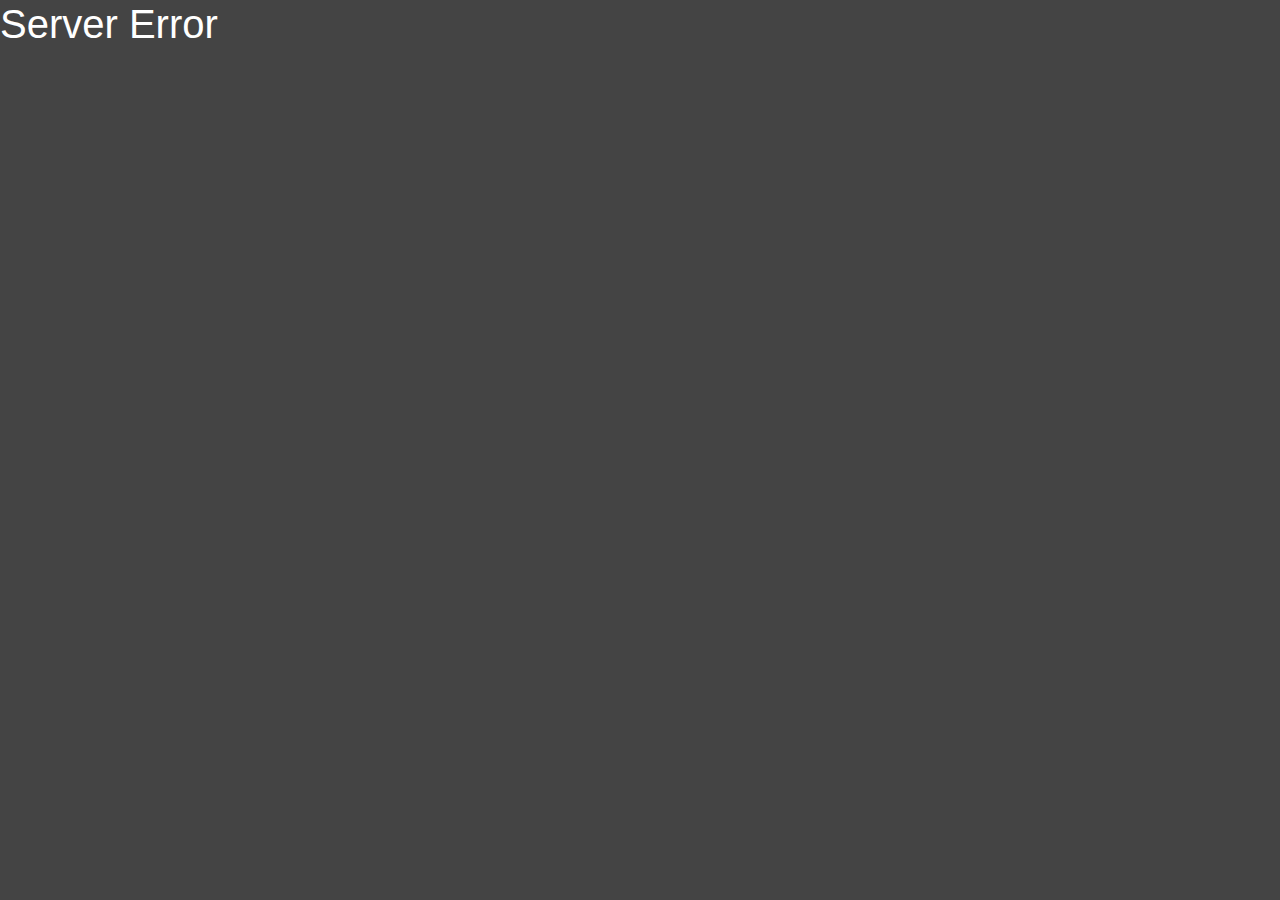
<file: projects/project-8/index.html>
<!DOCTYPE html>
<html lang="en">
<head>
	<meta charset="UTF-8">
	<meta http-equiv="X-UA-Compatible" content="IE=edge">
	<meta name="viewport" content="width=device-width, initial-scale=1.0">
	<title>Project 8</title><link rel="stylesheet" href="https://pro.fontawesome.com/releases/v5.10.0/css/all.css" integrity="sha384-AYmEC3Yw5cVb3ZcuHtOA93w35dYTsvhLPVnYs9eStHfGJvOvKxVfELGroGkvsg+p" crossorigin="anonymous">
	<link rel="stylesheet" href="css/style.css">
</head>
<body>
	<header class="header">
		<div class="container">
			<div class="row">
				<div class="col col-left">
					<div class="logo">
						<h2><span class="logo-span">Best</span>Films</h2>
					</div>
				</div>
				<div class="col col-right">
					<input type="text" class="search-input">
					<div class="autocomplete">
					</div>
				</div>
			</div>
		</div>
	</header>
	<section class="carusel">
		<div class="container-fluid">
			<div class="swiper-container" data-options='{"loop":true, "mobile": 1,  "tablet": 3, "desktop": 4, "largeDesktop": 5, "spaceBetween": 20, "navigation":true}'>
				<div class="swiper-wrapper film-list">
				</div>
				<div class="swiper-button-prev"></div>
				<div class="swiper-button-next"></div>
			</div>
		</div>
	</section>
	<section class="movie-schedule">
		<div class="container">
			<div class="movie-schedule-inner">
				<p class="schedule-date"></p>
				<table>
					<thead>
						<tr>
							<th class="w-5">№</th>
							<th>Title</th>
						</tr>
					</thead>
					<tbody>

					</tbody>
				</table>
			</div>
		</div>
	</section>
	
	<div class="about-film-popup mfp-hide">
		<div class="container-fluid">
			<div class="row ">
				<div class="col-8">
					<div class="about-film">

					</div>
				</div>
				<div class="col-3">
					<div class="swiper-container in-popup actors" data-options='{"direction": "vertical","loop": true, "mobile": 2, "tablet": 2, "desktop": 2, "largeDesktop": 2, "spaceBetween": 20}'>
						<div class="swiper-wrapper actors-list">
							
						</div>
					</div>
				</div>
			</div>
		</div>
	</div>
	<div class="loading-image"></div>

	<script src="js/jquery-3.6.0.min.js"></script>
	<script src="js/swiper-bundle.min.js"></script>
	<script src="js/magnific-popup.js"></script>
	<script src="js/bootstrap.bundle.min.js"></script>
	<script src="js/main.js"></script>
</body>
</html>
</file>
<file: css/style.css>
body {
    display: flex;
    flex-direction: column;
    align-items: center;
    text-align: center;
    justify-content: center;
    min-height: calc(100vh - 60px);
    margin: 0;
    font-family: Roboto, sans-serif;
    text-transform: uppercase;
    padding: 30px 15px;
    font-size: 16px;
    background-color: #F9F9F9;
  }
  
  h1 {
    font-size: 26px;
    margin-bottom: 20px;
    margin-top: 0;
  }
  
  a {
    text-decoration: none;
    color: #111;
    transition: color .3s ease;
    display: inline-block;
  }

  a:hover {
    color: #698474;
  }
  
  table {
    width: 100%;
    max-width: 700px;
    border-spacing: 0;
    border-collapse: collapse;
    border-top: 1px solid #E6E6E6;
    border-left: 1px solid #E6E6E6;
    background-color: #FFF;
    box-shadow: 0 0 3px rgb(0 0 0 / 15%);
  }
  
  td, th {
    padding: 10px 20px;
    border-right: 1px solid #E6E6E6;
    border-bottom: 1px solid #E6E6E6;
    text-align: center;
    width: 50%;
  }

  th {
    position: sticky;
    top: -1px;
    background-color: #f7f7f7;
  }

  th:first-child,
  td:first-child {
    width: 15%;
  }

  th:nth-child(2),
  td:nth-child(2) {
    width: 25%;
  }

  th:last-child,
  td:last-child {
    width: 55%;
  }

  td a, th a {
    padding: 10px;
  }
  
  @media (max-width: 600px) {
    
    body {
      font-size: 14px;
      min-height: auto;
    }
    
    h1 {
      font-size: 20px;
    }
    
    td {
      padding: 10px;
    }

    th:first-child,
    td:first-child {
      width: 30%;
    }

    th:nth-child(2),
    td:nth-child(2) {
      display: none;
    }
  
    th:last-child,
    td:last-child {
      width: 70%;
    }
  }
</file>
<file: projects/project-2-extra/style/style.css>
html, body, div, span, applet, object, iframe,
h1, h2, h3, h4, h5, h6, p, blockquote, pre,
a, abbr, acronym, address, big, cite, code,
del, dfn, em, img, ins, kbd, q, s, samp,
small, strike, strong, sub, sup, tt, var,
b, u, i, center,
dl, dt, dd, ol, ul, li,
fieldset, form, label, legend,
table, caption, tbody, tfoot, thead, tr, th, td,
article, aside, canvas, details, embed,
figure, figcaption, footer, header, hgroup,
menu, nav, output, ruby, section, summary,
time, mark, audio, video {
  margin: 0;
  padding: 0;
  border: 0;
  vertical-align: baseline;
  font: inherit;
  font-size: 100%;
}

*,
*:before,
*:after {
  -webkit-box-sizing: border-box;
  -moz-box-sizing: border-box;
  box-sizing: border-box;
}

html {
  line-height: 1;
}

ol, ul {
  list-style: none;
}

caption, th, td {
  vertical-align: middle;
  text-align: left;
}

q, blockquote {
  quotes: none;
}

q:before, q:after, blockquote:before, blockquote:after {
  content: "";
  content: none;
}

a img {
  border: none;
}

article, aside, details, figcaption, figure, footer, header, hgroup, main, menu, nav, section, summary {
  display: block;
}

a, button, input {
  -ms-touch-action: manipulation;
  touch-action: manipulation;
}

button,
input,
optgroup,
select,
textarea {
  margin: 0;
  color: inherit;
  font: inherit;
}

button {
  overflow: visible;
}

button,
html input[type=button],
input[type=reset],
input[type=submit] {
  cursor: pointer;
  -webkit-appearance: button;
}

button::-moz-focus-inner,
input::-moz-focus-inner {
  padding: 0;
  border: 0;
}

/*!
 * Bootstrap Grid v4.6.0 (https://getbootstrap.com/)
 * Copyright 2011-2021 The Bootstrap Authors
 * Copyright 2011-2021 Twitter, Inc.
 * Licensed under MIT (https://github.com/twbs/bootstrap/blob/main/LICENSE)
 */
html {
  box-sizing: border-box;
  -ms-overflow-style: scrollbar;
}

*,
*::before,
*::after {
  box-sizing: inherit;
}

.container,
.container-fluid,
.container-sm,
.container-md,
.container-lg,
.container-xl {
  width: 100%;
  padding-right: 15px;
  padding-left: 15px;
  margin-right: auto;
  margin-left: auto;
}

@media (min-width: 576px) {
  .container, .container-sm {
    max-width: 540px;
  }
}
@media (min-width: 768px) {
  .container, .container-sm, .container-md {
    max-width: 720px;
  }
}
@media (min-width: 992px) {
  .container, .container-sm, .container-md, .container-lg {
    max-width: 960px;
  }
}
@media (min-width: 1200px) {
  .container, .container-sm, .container-md, .container-lg, .container-xl {
    max-width: 1140px;
  }
}
.row {
  display: -ms-flexbox;
  display: flex;
  -ms-flex-wrap: wrap;
  flex-wrap: wrap;
  margin-right: -15px;
  margin-left: -15px;
}

.no-gutters {
  margin-right: 0;
  margin-left: 0;
}

.no-gutters > .col,
.no-gutters > [class*=col-] {
  padding-right: 0;
  padding-left: 0;
}

.col-1, .col-2, .col-3, .col-4, .col-5, .col-6, .col-7, .col-8, .col-9, .col-10, .col-11, .col-12, .col,
.col-auto, .col-sm-1, .col-sm-2, .col-sm-3, .col-sm-4, .col-sm-5, .col-sm-6, .col-sm-7, .col-sm-8, .col-sm-9, .col-sm-10, .col-sm-11, .col-sm-12, .col-sm,
.col-sm-auto, .col-md-1, .col-md-2, .col-md-3, .col-md-4, .col-md-5, .col-md-6, .col-md-7, .col-md-8, .col-md-9, .col-md-10, .col-md-11, .col-md-12, .col-md,
.col-md-auto, .col-lg-1, .col-lg-2, .col-lg-3, .col-lg-4, .col-lg-5, .col-lg-6, .col-lg-7, .col-lg-8, .col-lg-9, .col-lg-10, .col-lg-11, .col-lg-12, .col-lg,
.col-lg-auto, .col-xl-1, .col-xl-2, .col-xl-3, .col-xl-4, .col-xl-5, .col-xl-6, .col-xl-7, .col-xl-8, .col-xl-9, .col-xl-10, .col-xl-11, .col-xl-12, .col-xl,
.col-xl-auto {
  position: relative;
  width: 100%;
  padding-right: 15px;
  padding-left: 15px;
}

.col {
  -ms-flex-preferred-size: 0;
  flex-basis: 0;
  -ms-flex-positive: 1;
  flex-grow: 1;
  max-width: 100%;
}

.row-cols-1 > * {
  -ms-flex: 0 0 100%;
  flex: 0 0 100%;
  max-width: 100%;
}

.row-cols-2 > * {
  -ms-flex: 0 0 50%;
  flex: 0 0 50%;
  max-width: 50%;
}

.row-cols-3 > * {
  -ms-flex: 0 0 33.333333%;
  flex: 0 0 33.333333%;
  max-width: 33.333333%;
}

.row-cols-4 > * {
  -ms-flex: 0 0 25%;
  flex: 0 0 25%;
  max-width: 25%;
}

.row-cols-5 > * {
  -ms-flex: 0 0 20%;
  flex: 0 0 20%;
  max-width: 20%;
}

.row-cols-6 > * {
  -ms-flex: 0 0 16.666667%;
  flex: 0 0 16.666667%;
  max-width: 16.666667%;
}

.col-auto {
  -ms-flex: 0 0 auto;
  flex: 0 0 auto;
  width: auto;
  max-width: 100%;
}

.col-1 {
  -ms-flex: 0 0 8.333333%;
  flex: 0 0 8.333333%;
  max-width: 8.333333%;
}

.col-2 {
  -ms-flex: 0 0 16.666667%;
  flex: 0 0 16.666667%;
  max-width: 16.666667%;
}

.col-3 {
  -ms-flex: 0 0 25%;
  flex: 0 0 25%;
  max-width: 25%;
}

.col-4 {
  -ms-flex: 0 0 33.333333%;
  flex: 0 0 33.333333%;
  max-width: 33.333333%;
}

.col-5 {
  -ms-flex: 0 0 41.666667%;
  flex: 0 0 41.666667%;
  max-width: 41.666667%;
}

.col-6 {
  -ms-flex: 0 0 50%;
  flex: 0 0 50%;
  max-width: 50%;
}

.col-7 {
  -ms-flex: 0 0 58.333333%;
  flex: 0 0 58.333333%;
  max-width: 58.333333%;
}

.col-8 {
  -ms-flex: 0 0 66.666667%;
  flex: 0 0 66.666667%;
  max-width: 66.666667%;
}

.col-9 {
  -ms-flex: 0 0 75%;
  flex: 0 0 75%;
  max-width: 75%;
}

.col-10 {
  -ms-flex: 0 0 83.333333%;
  flex: 0 0 83.333333%;
  max-width: 83.333333%;
}

.col-11 {
  -ms-flex: 0 0 91.666667%;
  flex: 0 0 91.666667%;
  max-width: 91.666667%;
}

.col-12 {
  -ms-flex: 0 0 100%;
  flex: 0 0 100%;
  max-width: 100%;
}

.order-first {
  -ms-flex-order: -1;
  order: -1;
}

.order-last {
  -ms-flex-order: 13;
  order: 13;
}

.order-0 {
  -ms-flex-order: 0;
  order: 0;
}

.order-1 {
  -ms-flex-order: 1;
  order: 1;
}

.order-2 {
  -ms-flex-order: 2;
  order: 2;
}

.order-3 {
  -ms-flex-order: 3;
  order: 3;
}

.order-4 {
  -ms-flex-order: 4;
  order: 4;
}

.order-5 {
  -ms-flex-order: 5;
  order: 5;
}

.order-6 {
  -ms-flex-order: 6;
  order: 6;
}

.order-7 {
  -ms-flex-order: 7;
  order: 7;
}

.order-8 {
  -ms-flex-order: 8;
  order: 8;
}

.order-9 {
  -ms-flex-order: 9;
  order: 9;
}

.order-10 {
  -ms-flex-order: 10;
  order: 10;
}

.order-11 {
  -ms-flex-order: 11;
  order: 11;
}

.order-12 {
  -ms-flex-order: 12;
  order: 12;
}

.offset-1 {
  margin-left: 8.333333%;
}

.offset-2 {
  margin-left: 16.666667%;
}

.offset-3 {
  margin-left: 25%;
}

.offset-4 {
  margin-left: 33.333333%;
}

.offset-5 {
  margin-left: 41.666667%;
}

.offset-6 {
  margin-left: 50%;
}

.offset-7 {
  margin-left: 58.333333%;
}

.offset-8 {
  margin-left: 66.666667%;
}

.offset-9 {
  margin-left: 75%;
}

.offset-10 {
  margin-left: 83.333333%;
}

.offset-11 {
  margin-left: 91.666667%;
}

@media (min-width: 576px) {
  .col-sm {
    -ms-flex-preferred-size: 0;
    flex-basis: 0;
    -ms-flex-positive: 1;
    flex-grow: 1;
    max-width: 100%;
  }

  .row-cols-sm-1 > * {
    -ms-flex: 0 0 100%;
    flex: 0 0 100%;
    max-width: 100%;
  }

  .row-cols-sm-2 > * {
    -ms-flex: 0 0 50%;
    flex: 0 0 50%;
    max-width: 50%;
  }

  .row-cols-sm-3 > * {
    -ms-flex: 0 0 33.333333%;
    flex: 0 0 33.333333%;
    max-width: 33.333333%;
  }

  .row-cols-sm-4 > * {
    -ms-flex: 0 0 25%;
    flex: 0 0 25%;
    max-width: 25%;
  }

  .row-cols-sm-5 > * {
    -ms-flex: 0 0 20%;
    flex: 0 0 20%;
    max-width: 20%;
  }

  .row-cols-sm-6 > * {
    -ms-flex: 0 0 16.666667%;
    flex: 0 0 16.666667%;
    max-width: 16.666667%;
  }

  .col-sm-auto {
    -ms-flex: 0 0 auto;
    flex: 0 0 auto;
    width: auto;
    max-width: 100%;
  }

  .col-sm-1 {
    -ms-flex: 0 0 8.333333%;
    flex: 0 0 8.333333%;
    max-width: 8.333333%;
  }

  .col-sm-2 {
    -ms-flex: 0 0 16.666667%;
    flex: 0 0 16.666667%;
    max-width: 16.666667%;
  }

  .col-sm-3 {
    -ms-flex: 0 0 25%;
    flex: 0 0 25%;
    max-width: 25%;
  }

  .col-sm-4 {
    -ms-flex: 0 0 33.333333%;
    flex: 0 0 33.333333%;
    max-width: 33.333333%;
  }

  .col-sm-5 {
    -ms-flex: 0 0 41.666667%;
    flex: 0 0 41.666667%;
    max-width: 41.666667%;
  }

  .col-sm-6 {
    -ms-flex: 0 0 50%;
    flex: 0 0 50%;
    max-width: 50%;
  }

  .col-sm-7 {
    -ms-flex: 0 0 58.333333%;
    flex: 0 0 58.333333%;
    max-width: 58.333333%;
  }

  .col-sm-8 {
    -ms-flex: 0 0 66.666667%;
    flex: 0 0 66.666667%;
    max-width: 66.666667%;
  }

  .col-sm-9 {
    -ms-flex: 0 0 75%;
    flex: 0 0 75%;
    max-width: 75%;
  }

  .col-sm-10 {
    -ms-flex: 0 0 83.333333%;
    flex: 0 0 83.333333%;
    max-width: 83.333333%;
  }

  .col-sm-11 {
    -ms-flex: 0 0 91.666667%;
    flex: 0 0 91.666667%;
    max-width: 91.666667%;
  }

  .col-sm-12 {
    -ms-flex: 0 0 100%;
    flex: 0 0 100%;
    max-width: 100%;
  }

  .order-sm-first {
    -ms-flex-order: -1;
    order: -1;
  }

  .order-sm-last {
    -ms-flex-order: 13;
    order: 13;
  }

  .order-sm-0 {
    -ms-flex-order: 0;
    order: 0;
  }

  .order-sm-1 {
    -ms-flex-order: 1;
    order: 1;
  }

  .order-sm-2 {
    -ms-flex-order: 2;
    order: 2;
  }

  .order-sm-3 {
    -ms-flex-order: 3;
    order: 3;
  }

  .order-sm-4 {
    -ms-flex-order: 4;
    order: 4;
  }

  .order-sm-5 {
    -ms-flex-order: 5;
    order: 5;
  }

  .order-sm-6 {
    -ms-flex-order: 6;
    order: 6;
  }

  .order-sm-7 {
    -ms-flex-order: 7;
    order: 7;
  }

  .order-sm-8 {
    -ms-flex-order: 8;
    order: 8;
  }

  .order-sm-9 {
    -ms-flex-order: 9;
    order: 9;
  }

  .order-sm-10 {
    -ms-flex-order: 10;
    order: 10;
  }

  .order-sm-11 {
    -ms-flex-order: 11;
    order: 11;
  }

  .order-sm-12 {
    -ms-flex-order: 12;
    order: 12;
  }

  .offset-sm-0 {
    margin-left: 0;
  }

  .offset-sm-1 {
    margin-left: 8.333333%;
  }

  .offset-sm-2 {
    margin-left: 16.666667%;
  }

  .offset-sm-3 {
    margin-left: 25%;
  }

  .offset-sm-4 {
    margin-left: 33.333333%;
  }

  .offset-sm-5 {
    margin-left: 41.666667%;
  }

  .offset-sm-6 {
    margin-left: 50%;
  }

  .offset-sm-7 {
    margin-left: 58.333333%;
  }

  .offset-sm-8 {
    margin-left: 66.666667%;
  }

  .offset-sm-9 {
    margin-left: 75%;
  }

  .offset-sm-10 {
    margin-left: 83.333333%;
  }

  .offset-sm-11 {
    margin-left: 91.666667%;
  }
}
@media (min-width: 768px) {
  .col-md {
    -ms-flex-preferred-size: 0;
    flex-basis: 0;
    -ms-flex-positive: 1;
    flex-grow: 1;
    max-width: 100%;
  }

  .row-cols-md-1 > * {
    -ms-flex: 0 0 100%;
    flex: 0 0 100%;
    max-width: 100%;
  }

  .row-cols-md-2 > * {
    -ms-flex: 0 0 50%;
    flex: 0 0 50%;
    max-width: 50%;
  }

  .row-cols-md-3 > * {
    -ms-flex: 0 0 33.333333%;
    flex: 0 0 33.333333%;
    max-width: 33.333333%;
  }

  .row-cols-md-4 > * {
    -ms-flex: 0 0 25%;
    flex: 0 0 25%;
    max-width: 25%;
  }

  .row-cols-md-5 > * {
    -ms-flex: 0 0 20%;
    flex: 0 0 20%;
    max-width: 20%;
  }

  .row-cols-md-6 > * {
    -ms-flex: 0 0 16.666667%;
    flex: 0 0 16.666667%;
    max-width: 16.666667%;
  }

  .col-md-auto {
    -ms-flex: 0 0 auto;
    flex: 0 0 auto;
    width: auto;
    max-width: 100%;
  }

  .col-md-1 {
    -ms-flex: 0 0 8.333333%;
    flex: 0 0 8.333333%;
    max-width: 8.333333%;
  }

  .col-md-2 {
    -ms-flex: 0 0 16.666667%;
    flex: 0 0 16.666667%;
    max-width: 16.666667%;
  }

  .col-md-3 {
    -ms-flex: 0 0 25%;
    flex: 0 0 25%;
    max-width: 25%;
  }

  .col-md-4 {
    -ms-flex: 0 0 33.333333%;
    flex: 0 0 33.333333%;
    max-width: 33.333333%;
  }

  .col-md-5 {
    -ms-flex: 0 0 41.666667%;
    flex: 0 0 41.666667%;
    max-width: 41.666667%;
  }

  .col-md-6 {
    -ms-flex: 0 0 50%;
    flex: 0 0 50%;
    max-width: 50%;
  }

  .col-md-7 {
    -ms-flex: 0 0 58.333333%;
    flex: 0 0 58.333333%;
    max-width: 58.333333%;
  }

  .col-md-8 {
    -ms-flex: 0 0 66.666667%;
    flex: 0 0 66.666667%;
    max-width: 66.666667%;
  }

  .col-md-9 {
    -ms-flex: 0 0 75%;
    flex: 0 0 75%;
    max-width: 75%;
  }

  .col-md-10 {
    -ms-flex: 0 0 83.333333%;
    flex: 0 0 83.333333%;
    max-width: 83.333333%;
  }

  .col-md-11 {
    -ms-flex: 0 0 91.666667%;
    flex: 0 0 91.666667%;
    max-width: 91.666667%;
  }

  .col-md-12 {
    -ms-flex: 0 0 100%;
    flex: 0 0 100%;
    max-width: 100%;
  }

  .order-md-first {
    -ms-flex-order: -1;
    order: -1;
  }

  .order-md-last {
    -ms-flex-order: 13;
    order: 13;
  }

  .order-md-0 {
    -ms-flex-order: 0;
    order: 0;
  }

  .order-md-1 {
    -ms-flex-order: 1;
    order: 1;
  }

  .order-md-2 {
    -ms-flex-order: 2;
    order: 2;
  }

  .order-md-3 {
    -ms-flex-order: 3;
    order: 3;
  }

  .order-md-4 {
    -ms-flex-order: 4;
    order: 4;
  }

  .order-md-5 {
    -ms-flex-order: 5;
    order: 5;
  }

  .order-md-6 {
    -ms-flex-order: 6;
    order: 6;
  }

  .order-md-7 {
    -ms-flex-order: 7;
    order: 7;
  }

  .order-md-8 {
    -ms-flex-order: 8;
    order: 8;
  }

  .order-md-9 {
    -ms-flex-order: 9;
    order: 9;
  }

  .order-md-10 {
    -ms-flex-order: 10;
    order: 10;
  }

  .order-md-11 {
    -ms-flex-order: 11;
    order: 11;
  }

  .order-md-12 {
    -ms-flex-order: 12;
    order: 12;
  }

  .offset-md-0 {
    margin-left: 0;
  }

  .offset-md-1 {
    margin-left: 8.333333%;
  }

  .offset-md-2 {
    margin-left: 16.666667%;
  }

  .offset-md-3 {
    margin-left: 25%;
  }

  .offset-md-4 {
    margin-left: 33.333333%;
  }

  .offset-md-5 {
    margin-left: 41.666667%;
  }

  .offset-md-6 {
    margin-left: 50%;
  }

  .offset-md-7 {
    margin-left: 58.333333%;
  }

  .offset-md-8 {
    margin-left: 66.666667%;
  }

  .offset-md-9 {
    margin-left: 75%;
  }

  .offset-md-10 {
    margin-left: 83.333333%;
  }

  .offset-md-11 {
    margin-left: 91.666667%;
  }
}
@media (min-width: 992px) {
  .col-lg {
    -ms-flex-preferred-size: 0;
    flex-basis: 0;
    -ms-flex-positive: 1;
    flex-grow: 1;
    max-width: 100%;
  }

  .row-cols-lg-1 > * {
    -ms-flex: 0 0 100%;
    flex: 0 0 100%;
    max-width: 100%;
  }

  .row-cols-lg-2 > * {
    -ms-flex: 0 0 50%;
    flex: 0 0 50%;
    max-width: 50%;
  }

  .row-cols-lg-3 > * {
    -ms-flex: 0 0 33.333333%;
    flex: 0 0 33.333333%;
    max-width: 33.333333%;
  }

  .row-cols-lg-4 > * {
    -ms-flex: 0 0 25%;
    flex: 0 0 25%;
    max-width: 25%;
  }

  .row-cols-lg-5 > * {
    -ms-flex: 0 0 20%;
    flex: 0 0 20%;
    max-width: 20%;
  }

  .row-cols-lg-6 > * {
    -ms-flex: 0 0 16.666667%;
    flex: 0 0 16.666667%;
    max-width: 16.666667%;
  }

  .col-lg-auto {
    -ms-flex: 0 0 auto;
    flex: 0 0 auto;
    width: auto;
    max-width: 100%;
  }

  .col-lg-1 {
    -ms-flex: 0 0 8.333333%;
    flex: 0 0 8.333333%;
    max-width: 8.333333%;
  }

  .col-lg-2 {
    -ms-flex: 0 0 16.666667%;
    flex: 0 0 16.666667%;
    max-width: 16.666667%;
  }

  .col-lg-3 {
    -ms-flex: 0 0 25%;
    flex: 0 0 25%;
    max-width: 25%;
  }

  .col-lg-4 {
    -ms-flex: 0 0 33.333333%;
    flex: 0 0 33.333333%;
    max-width: 33.333333%;
  }

  .col-lg-5 {
    -ms-flex: 0 0 41.666667%;
    flex: 0 0 41.666667%;
    max-width: 41.666667%;
  }

  .col-lg-6 {
    -ms-flex: 0 0 50%;
    flex: 0 0 50%;
    max-width: 50%;
  }

  .col-lg-7 {
    -ms-flex: 0 0 58.333333%;
    flex: 0 0 58.333333%;
    max-width: 58.333333%;
  }

  .col-lg-8 {
    -ms-flex: 0 0 66.666667%;
    flex: 0 0 66.666667%;
    max-width: 66.666667%;
  }

  .col-lg-9 {
    -ms-flex: 0 0 75%;
    flex: 0 0 75%;
    max-width: 75%;
  }

  .col-lg-10 {
    -ms-flex: 0 0 83.333333%;
    flex: 0 0 83.333333%;
    max-width: 83.333333%;
  }

  .col-lg-11 {
    -ms-flex: 0 0 91.666667%;
    flex: 0 0 91.666667%;
    max-width: 91.666667%;
  }

  .col-lg-12 {
    -ms-flex: 0 0 100%;
    flex: 0 0 100%;
    max-width: 100%;
  }

  .order-lg-first {
    -ms-flex-order: -1;
    order: -1;
  }

  .order-lg-last {
    -ms-flex-order: 13;
    order: 13;
  }

  .order-lg-0 {
    -ms-flex-order: 0;
    order: 0;
  }

  .order-lg-1 {
    -ms-flex-order: 1;
    order: 1;
  }

  .order-lg-2 {
    -ms-flex-order: 2;
    order: 2;
  }

  .order-lg-3 {
    -ms-flex-order: 3;
    order: 3;
  }

  .order-lg-4 {
    -ms-flex-order: 4;
    order: 4;
  }

  .order-lg-5 {
    -ms-flex-order: 5;
    order: 5;
  }

  .order-lg-6 {
    -ms-flex-order: 6;
    order: 6;
  }

  .order-lg-7 {
    -ms-flex-order: 7;
    order: 7;
  }

  .order-lg-8 {
    -ms-flex-order: 8;
    order: 8;
  }

  .order-lg-9 {
    -ms-flex-order: 9;
    order: 9;
  }

  .order-lg-10 {
    -ms-flex-order: 10;
    order: 10;
  }

  .order-lg-11 {
    -ms-flex-order: 11;
    order: 11;
  }

  .order-lg-12 {
    -ms-flex-order: 12;
    order: 12;
  }

  .offset-lg-0 {
    margin-left: 0;
  }

  .offset-lg-1 {
    margin-left: 8.333333%;
  }

  .offset-lg-2 {
    margin-left: 16.666667%;
  }

  .offset-lg-3 {
    margin-left: 25%;
  }

  .offset-lg-4 {
    margin-left: 33.333333%;
  }

  .offset-lg-5 {
    margin-left: 41.666667%;
  }

  .offset-lg-6 {
    margin-left: 50%;
  }

  .offset-lg-7 {
    margin-left: 58.333333%;
  }

  .offset-lg-8 {
    margin-left: 66.666667%;
  }

  .offset-lg-9 {
    margin-left: 75%;
  }

  .offset-lg-10 {
    margin-left: 83.333333%;
  }

  .offset-lg-11 {
    margin-left: 91.666667%;
  }
}
@media (min-width: 1200px) {
  .col-xl {
    -ms-flex-preferred-size: 0;
    flex-basis: 0;
    -ms-flex-positive: 1;
    flex-grow: 1;
    max-width: 100%;
  }

  .row-cols-xl-1 > * {
    -ms-flex: 0 0 100%;
    flex: 0 0 100%;
    max-width: 100%;
  }

  .row-cols-xl-2 > * {
    -ms-flex: 0 0 50%;
    flex: 0 0 50%;
    max-width: 50%;
  }

  .row-cols-xl-3 > * {
    -ms-flex: 0 0 33.333333%;
    flex: 0 0 33.333333%;
    max-width: 33.333333%;
  }

  .row-cols-xl-4 > * {
    -ms-flex: 0 0 25%;
    flex: 0 0 25%;
    max-width: 25%;
  }

  .row-cols-xl-5 > * {
    -ms-flex: 0 0 20%;
    flex: 0 0 20%;
    max-width: 20%;
  }

  .row-cols-xl-6 > * {
    -ms-flex: 0 0 16.666667%;
    flex: 0 0 16.666667%;
    max-width: 16.666667%;
  }

  .col-xl-auto {
    -ms-flex: 0 0 auto;
    flex: 0 0 auto;
    width: auto;
    max-width: 100%;
  }

  .col-xl-1 {
    -ms-flex: 0 0 8.333333%;
    flex: 0 0 8.333333%;
    max-width: 8.333333%;
  }

  .col-xl-2 {
    -ms-flex: 0 0 16.666667%;
    flex: 0 0 16.666667%;
    max-width: 16.666667%;
  }

  .col-xl-3 {
    -ms-flex: 0 0 25%;
    flex: 0 0 25%;
    max-width: 25%;
  }

  .col-xl-4 {
    -ms-flex: 0 0 33.333333%;
    flex: 0 0 33.333333%;
    max-width: 33.333333%;
  }

  .col-xl-5 {
    -ms-flex: 0 0 41.666667%;
    flex: 0 0 41.666667%;
    max-width: 41.666667%;
  }

  .col-xl-6 {
    -ms-flex: 0 0 50%;
    flex: 0 0 50%;
    max-width: 50%;
  }

  .col-xl-7 {
    -ms-flex: 0 0 58.333333%;
    flex: 0 0 58.333333%;
    max-width: 58.333333%;
  }

  .col-xl-8 {
    -ms-flex: 0 0 66.666667%;
    flex: 0 0 66.666667%;
    max-width: 66.666667%;
  }

  .col-xl-9 {
    -ms-flex: 0 0 75%;
    flex: 0 0 75%;
    max-width: 75%;
  }

  .col-xl-10 {
    -ms-flex: 0 0 83.333333%;
    flex: 0 0 83.333333%;
    max-width: 83.333333%;
  }

  .col-xl-11 {
    -ms-flex: 0 0 91.666667%;
    flex: 0 0 91.666667%;
    max-width: 91.666667%;
  }

  .col-xl-12 {
    -ms-flex: 0 0 100%;
    flex: 0 0 100%;
    max-width: 100%;
  }

  .order-xl-first {
    -ms-flex-order: -1;
    order: -1;
  }

  .order-xl-last {
    -ms-flex-order: 13;
    order: 13;
  }

  .order-xl-0 {
    -ms-flex-order: 0;
    order: 0;
  }

  .order-xl-1 {
    -ms-flex-order: 1;
    order: 1;
  }

  .order-xl-2 {
    -ms-flex-order: 2;
    order: 2;
  }

  .order-xl-3 {
    -ms-flex-order: 3;
    order: 3;
  }

  .order-xl-4 {
    -ms-flex-order: 4;
    order: 4;
  }

  .order-xl-5 {
    -ms-flex-order: 5;
    order: 5;
  }

  .order-xl-6 {
    -ms-flex-order: 6;
    order: 6;
  }

  .order-xl-7 {
    -ms-flex-order: 7;
    order: 7;
  }

  .order-xl-8 {
    -ms-flex-order: 8;
    order: 8;
  }

  .order-xl-9 {
    -ms-flex-order: 9;
    order: 9;
  }

  .order-xl-10 {
    -ms-flex-order: 10;
    order: 10;
  }

  .order-xl-11 {
    -ms-flex-order: 11;
    order: 11;
  }

  .order-xl-12 {
    -ms-flex-order: 12;
    order: 12;
  }

  .offset-xl-0 {
    margin-left: 0;
  }

  .offset-xl-1 {
    margin-left: 8.333333%;
  }

  .offset-xl-2 {
    margin-left: 16.666667%;
  }

  .offset-xl-3 {
    margin-left: 25%;
  }

  .offset-xl-4 {
    margin-left: 33.333333%;
  }

  .offset-xl-5 {
    margin-left: 41.666667%;
  }

  .offset-xl-6 {
    margin-left: 50%;
  }

  .offset-xl-7 {
    margin-left: 58.333333%;
  }

  .offset-xl-8 {
    margin-left: 66.666667%;
  }

  .offset-xl-9 {
    margin-left: 75%;
  }

  .offset-xl-10 {
    margin-left: 83.333333%;
  }

  .offset-xl-11 {
    margin-left: 91.666667%;
  }
}
.d-none {
  display: none !important;
}

.d-inline {
  display: inline !important;
}

.d-inline-block {
  display: inline-block !important;
}

.d-block {
  display: block !important;
}

.d-table {
  display: table !important;
}

.d-table-row {
  display: table-row !important;
}

.d-table-cell {
  display: table-cell !important;
}

.d-flex {
  display: -ms-flexbox !important;
  display: flex !important;
}

.d-inline-flex {
  display: -ms-inline-flexbox !important;
  display: inline-flex !important;
}

@media (min-width: 576px) {
  .d-sm-none {
    display: none !important;
  }

  .d-sm-inline {
    display: inline !important;
  }

  .d-sm-inline-block {
    display: inline-block !important;
  }

  .d-sm-block {
    display: block !important;
  }

  .d-sm-table {
    display: table !important;
  }

  .d-sm-table-row {
    display: table-row !important;
  }

  .d-sm-table-cell {
    display: table-cell !important;
  }

  .d-sm-flex {
    display: -ms-flexbox !important;
    display: flex !important;
  }

  .d-sm-inline-flex {
    display: -ms-inline-flexbox !important;
    display: inline-flex !important;
  }
}
@media (min-width: 768px) {
  .d-md-none {
    display: none !important;
  }

  .d-md-inline {
    display: inline !important;
  }

  .d-md-inline-block {
    display: inline-block !important;
  }

  .d-md-block {
    display: block !important;
  }

  .d-md-table {
    display: table !important;
  }

  .d-md-table-row {
    display: table-row !important;
  }

  .d-md-table-cell {
    display: table-cell !important;
  }

  .d-md-flex {
    display: -ms-flexbox !important;
    display: flex !important;
  }

  .d-md-inline-flex {
    display: -ms-inline-flexbox !important;
    display: inline-flex !important;
  }
}
@media (min-width: 992px) {
  .d-lg-none {
    display: none !important;
  }

  .d-lg-inline {
    display: inline !important;
  }

  .d-lg-inline-block {
    display: inline-block !important;
  }

  .d-lg-block {
    display: block !important;
  }

  .d-lg-table {
    display: table !important;
  }

  .d-lg-table-row {
    display: table-row !important;
  }

  .d-lg-table-cell {
    display: table-cell !important;
  }

  .d-lg-flex {
    display: -ms-flexbox !important;
    display: flex !important;
  }

  .d-lg-inline-flex {
    display: -ms-inline-flexbox !important;
    display: inline-flex !important;
  }
}
@media (min-width: 1200px) {
  .d-xl-none {
    display: none !important;
  }

  .d-xl-inline {
    display: inline !important;
  }

  .d-xl-inline-block {
    display: inline-block !important;
  }

  .d-xl-block {
    display: block !important;
  }

  .d-xl-table {
    display: table !important;
  }

  .d-xl-table-row {
    display: table-row !important;
  }

  .d-xl-table-cell {
    display: table-cell !important;
  }

  .d-xl-flex {
    display: -ms-flexbox !important;
    display: flex !important;
  }

  .d-xl-inline-flex {
    display: -ms-inline-flexbox !important;
    display: inline-flex !important;
  }
}
@media print {
  .d-print-none {
    display: none !important;
  }

  .d-print-inline {
    display: inline !important;
  }

  .d-print-inline-block {
    display: inline-block !important;
  }

  .d-print-block {
    display: block !important;
  }

  .d-print-table {
    display: table !important;
  }

  .d-print-table-row {
    display: table-row !important;
  }

  .d-print-table-cell {
    display: table-cell !important;
  }

  .d-print-flex {
    display: -ms-flexbox !important;
    display: flex !important;
  }

  .d-print-inline-flex {
    display: -ms-inline-flexbox !important;
    display: inline-flex !important;
  }
}
.flex-row {
  -ms-flex-direction: row !important;
  flex-direction: row !important;
}

.flex-column {
  -ms-flex-direction: column !important;
  flex-direction: column !important;
}

.flex-row-reverse {
  -ms-flex-direction: row-reverse !important;
  flex-direction: row-reverse !important;
}

.flex-column-reverse {
  -ms-flex-direction: column-reverse !important;
  flex-direction: column-reverse !important;
}

.flex-wrap {
  -ms-flex-wrap: wrap !important;
  flex-wrap: wrap !important;
}

.flex-nowrap {
  -ms-flex-wrap: nowrap !important;
  flex-wrap: nowrap !important;
}

.flex-wrap-reverse {
  -ms-flex-wrap: wrap-reverse !important;
  flex-wrap: wrap-reverse !important;
}

.flex-fill {
  -ms-flex: 1 1 auto !important;
  flex: 1 1 auto !important;
}

.flex-grow-0 {
  -ms-flex-positive: 0 !important;
  flex-grow: 0 !important;
}

.flex-grow-1 {
  -ms-flex-positive: 1 !important;
  flex-grow: 1 !important;
}

.flex-shrink-0 {
  -ms-flex-negative: 0 !important;
  flex-shrink: 0 !important;
}

.flex-shrink-1 {
  -ms-flex-negative: 1 !important;
  flex-shrink: 1 !important;
}

.justify-content-start {
  -ms-flex-pack: start !important;
  justify-content: flex-start !important;
}

.justify-content-end {
  -ms-flex-pack: end !important;
  justify-content: flex-end !important;
}

.justify-content-center {
  -ms-flex-pack: center !important;
  justify-content: center !important;
}

.justify-content-between {
  -ms-flex-pack: justify !important;
  justify-content: space-between !important;
}

.justify-content-around {
  -ms-flex-pack: distribute !important;
  justify-content: space-around !important;
}

.align-items-start {
  -ms-flex-align: start !important;
  align-items: flex-start !important;
}

.align-items-end {
  -ms-flex-align: end !important;
  align-items: flex-end !important;
}

.align-items-center {
  -ms-flex-align: center !important;
  align-items: center !important;
}

.align-items-baseline {
  -ms-flex-align: baseline !important;
  align-items: baseline !important;
}

.align-items-stretch {
  -ms-flex-align: stretch !important;
  align-items: stretch !important;
}

.align-content-start {
  -ms-flex-line-pack: start !important;
  align-content: flex-start !important;
}

.align-content-end {
  -ms-flex-line-pack: end !important;
  align-content: flex-end !important;
}

.align-content-center {
  -ms-flex-line-pack: center !important;
  align-content: center !important;
}

.align-content-between {
  -ms-flex-line-pack: justify !important;
  align-content: space-between !important;
}

.align-content-around {
  -ms-flex-line-pack: distribute !important;
  align-content: space-around !important;
}

.align-content-stretch {
  -ms-flex-line-pack: stretch !important;
  align-content: stretch !important;
}

.align-self-auto {
  -ms-flex-item-align: auto !important;
  align-self: auto !important;
}

.align-self-start {
  -ms-flex-item-align: start !important;
  align-self: flex-start !important;
}

.align-self-end {
  -ms-flex-item-align: end !important;
  align-self: flex-end !important;
}

.align-self-center {
  -ms-flex-item-align: center !important;
  align-self: center !important;
}

.align-self-baseline {
  -ms-flex-item-align: baseline !important;
  align-self: baseline !important;
}

.align-self-stretch {
  -ms-flex-item-align: stretch !important;
  align-self: stretch !important;
}

@media (min-width: 576px) {
  .flex-sm-row {
    -ms-flex-direction: row !important;
    flex-direction: row !important;
  }

  .flex-sm-column {
    -ms-flex-direction: column !important;
    flex-direction: column !important;
  }

  .flex-sm-row-reverse {
    -ms-flex-direction: row-reverse !important;
    flex-direction: row-reverse !important;
  }

  .flex-sm-column-reverse {
    -ms-flex-direction: column-reverse !important;
    flex-direction: column-reverse !important;
  }

  .flex-sm-wrap {
    -ms-flex-wrap: wrap !important;
    flex-wrap: wrap !important;
  }

  .flex-sm-nowrap {
    -ms-flex-wrap: nowrap !important;
    flex-wrap: nowrap !important;
  }

  .flex-sm-wrap-reverse {
    -ms-flex-wrap: wrap-reverse !important;
    flex-wrap: wrap-reverse !important;
  }

  .flex-sm-fill {
    -ms-flex: 1 1 auto !important;
    flex: 1 1 auto !important;
  }

  .flex-sm-grow-0 {
    -ms-flex-positive: 0 !important;
    flex-grow: 0 !important;
  }

  .flex-sm-grow-1 {
    -ms-flex-positive: 1 !important;
    flex-grow: 1 !important;
  }

  .flex-sm-shrink-0 {
    -ms-flex-negative: 0 !important;
    flex-shrink: 0 !important;
  }

  .flex-sm-shrink-1 {
    -ms-flex-negative: 1 !important;
    flex-shrink: 1 !important;
  }

  .justify-content-sm-start {
    -ms-flex-pack: start !important;
    justify-content: flex-start !important;
  }

  .justify-content-sm-end {
    -ms-flex-pack: end !important;
    justify-content: flex-end !important;
  }

  .justify-content-sm-center {
    -ms-flex-pack: center !important;
    justify-content: center !important;
  }

  .justify-content-sm-between {
    -ms-flex-pack: justify !important;
    justify-content: space-between !important;
  }

  .justify-content-sm-around {
    -ms-flex-pack: distribute !important;
    justify-content: space-around !important;
  }

  .align-items-sm-start {
    -ms-flex-align: start !important;
    align-items: flex-start !important;
  }

  .align-items-sm-end {
    -ms-flex-align: end !important;
    align-items: flex-end !important;
  }

  .align-items-sm-center {
    -ms-flex-align: center !important;
    align-items: center !important;
  }

  .align-items-sm-baseline {
    -ms-flex-align: baseline !important;
    align-items: baseline !important;
  }

  .align-items-sm-stretch {
    -ms-flex-align: stretch !important;
    align-items: stretch !important;
  }

  .align-content-sm-start {
    -ms-flex-line-pack: start !important;
    align-content: flex-start !important;
  }

  .align-content-sm-end {
    -ms-flex-line-pack: end !important;
    align-content: flex-end !important;
  }

  .align-content-sm-center {
    -ms-flex-line-pack: center !important;
    align-content: center !important;
  }

  .align-content-sm-between {
    -ms-flex-line-pack: justify !important;
    align-content: space-between !important;
  }

  .align-content-sm-around {
    -ms-flex-line-pack: distribute !important;
    align-content: space-around !important;
  }

  .align-content-sm-stretch {
    -ms-flex-line-pack: stretch !important;
    align-content: stretch !important;
  }

  .align-self-sm-auto {
    -ms-flex-item-align: auto !important;
    align-self: auto !important;
  }

  .align-self-sm-start {
    -ms-flex-item-align: start !important;
    align-self: flex-start !important;
  }

  .align-self-sm-end {
    -ms-flex-item-align: end !important;
    align-self: flex-end !important;
  }

  .align-self-sm-center {
    -ms-flex-item-align: center !important;
    align-self: center !important;
  }

  .align-self-sm-baseline {
    -ms-flex-item-align: baseline !important;
    align-self: baseline !important;
  }

  .align-self-sm-stretch {
    -ms-flex-item-align: stretch !important;
    align-self: stretch !important;
  }
}
@media (min-width: 768px) {
  .flex-md-row {
    -ms-flex-direction: row !important;
    flex-direction: row !important;
  }

  .flex-md-column {
    -ms-flex-direction: column !important;
    flex-direction: column !important;
  }

  .flex-md-row-reverse {
    -ms-flex-direction: row-reverse !important;
    flex-direction: row-reverse !important;
  }

  .flex-md-column-reverse {
    -ms-flex-direction: column-reverse !important;
    flex-direction: column-reverse !important;
  }

  .flex-md-wrap {
    -ms-flex-wrap: wrap !important;
    flex-wrap: wrap !important;
  }

  .flex-md-nowrap {
    -ms-flex-wrap: nowrap !important;
    flex-wrap: nowrap !important;
  }

  .flex-md-wrap-reverse {
    -ms-flex-wrap: wrap-reverse !important;
    flex-wrap: wrap-reverse !important;
  }

  .flex-md-fill {
    -ms-flex: 1 1 auto !important;
    flex: 1 1 auto !important;
  }

  .flex-md-grow-0 {
    -ms-flex-positive: 0 !important;
    flex-grow: 0 !important;
  }

  .flex-md-grow-1 {
    -ms-flex-positive: 1 !important;
    flex-grow: 1 !important;
  }

  .flex-md-shrink-0 {
    -ms-flex-negative: 0 !important;
    flex-shrink: 0 !important;
  }

  .flex-md-shrink-1 {
    -ms-flex-negative: 1 !important;
    flex-shrink: 1 !important;
  }

  .justify-content-md-start {
    -ms-flex-pack: start !important;
    justify-content: flex-start !important;
  }

  .justify-content-md-end {
    -ms-flex-pack: end !important;
    justify-content: flex-end !important;
  }

  .justify-content-md-center {
    -ms-flex-pack: center !important;
    justify-content: center !important;
  }

  .justify-content-md-between {
    -ms-flex-pack: justify !important;
    justify-content: space-between !important;
  }

  .justify-content-md-around {
    -ms-flex-pack: distribute !important;
    justify-content: space-around !important;
  }

  .align-items-md-start {
    -ms-flex-align: start !important;
    align-items: flex-start !important;
  }

  .align-items-md-end {
    -ms-flex-align: end !important;
    align-items: flex-end !important;
  }

  .align-items-md-center {
    -ms-flex-align: center !important;
    align-items: center !important;
  }

  .align-items-md-baseline {
    -ms-flex-align: baseline !important;
    align-items: baseline !important;
  }

  .align-items-md-stretch {
    -ms-flex-align: stretch !important;
    align-items: stretch !important;
  }

  .align-content-md-start {
    -ms-flex-line-pack: start !important;
    align-content: flex-start !important;
  }

  .align-content-md-end {
    -ms-flex-line-pack: end !important;
    align-content: flex-end !important;
  }

  .align-content-md-center {
    -ms-flex-line-pack: center !important;
    align-content: center !important;
  }

  .align-content-md-between {
    -ms-flex-line-pack: justify !important;
    align-content: space-between !important;
  }

  .align-content-md-around {
    -ms-flex-line-pack: distribute !important;
    align-content: space-around !important;
  }

  .align-content-md-stretch {
    -ms-flex-line-pack: stretch !important;
    align-content: stretch !important;
  }

  .align-self-md-auto {
    -ms-flex-item-align: auto !important;
    align-self: auto !important;
  }

  .align-self-md-start {
    -ms-flex-item-align: start !important;
    align-self: flex-start !important;
  }

  .align-self-md-end {
    -ms-flex-item-align: end !important;
    align-self: flex-end !important;
  }

  .align-self-md-center {
    -ms-flex-item-align: center !important;
    align-self: center !important;
  }

  .align-self-md-baseline {
    -ms-flex-item-align: baseline !important;
    align-self: baseline !important;
  }

  .align-self-md-stretch {
    -ms-flex-item-align: stretch !important;
    align-self: stretch !important;
  }
}
@media (min-width: 992px) {
  .flex-lg-row {
    -ms-flex-direction: row !important;
    flex-direction: row !important;
  }

  .flex-lg-column {
    -ms-flex-direction: column !important;
    flex-direction: column !important;
  }

  .flex-lg-row-reverse {
    -ms-flex-direction: row-reverse !important;
    flex-direction: row-reverse !important;
  }

  .flex-lg-column-reverse {
    -ms-flex-direction: column-reverse !important;
    flex-direction: column-reverse !important;
  }

  .flex-lg-wrap {
    -ms-flex-wrap: wrap !important;
    flex-wrap: wrap !important;
  }

  .flex-lg-nowrap {
    -ms-flex-wrap: nowrap !important;
    flex-wrap: nowrap !important;
  }

  .flex-lg-wrap-reverse {
    -ms-flex-wrap: wrap-reverse !important;
    flex-wrap: wrap-reverse !important;
  }

  .flex-lg-fill {
    -ms-flex: 1 1 auto !important;
    flex: 1 1 auto !important;
  }

  .flex-lg-grow-0 {
    -ms-flex-positive: 0 !important;
    flex-grow: 0 !important;
  }

  .flex-lg-grow-1 {
    -ms-flex-positive: 1 !important;
    flex-grow: 1 !important;
  }

  .flex-lg-shrink-0 {
    -ms-flex-negative: 0 !important;
    flex-shrink: 0 !important;
  }

  .flex-lg-shrink-1 {
    -ms-flex-negative: 1 !important;
    flex-shrink: 1 !important;
  }

  .justify-content-lg-start {
    -ms-flex-pack: start !important;
    justify-content: flex-start !important;
  }

  .justify-content-lg-end {
    -ms-flex-pack: end !important;
    justify-content: flex-end !important;
  }

  .justify-content-lg-center {
    -ms-flex-pack: center !important;
    justify-content: center !important;
  }

  .justify-content-lg-between {
    -ms-flex-pack: justify !important;
    justify-content: space-between !important;
  }

  .justify-content-lg-around {
    -ms-flex-pack: distribute !important;
    justify-content: space-around !important;
  }

  .align-items-lg-start {
    -ms-flex-align: start !important;
    align-items: flex-start !important;
  }

  .align-items-lg-end {
    -ms-flex-align: end !important;
    align-items: flex-end !important;
  }

  .align-items-lg-center {
    -ms-flex-align: center !important;
    align-items: center !important;
  }

  .align-items-lg-baseline {
    -ms-flex-align: baseline !important;
    align-items: baseline !important;
  }

  .align-items-lg-stretch {
    -ms-flex-align: stretch !important;
    align-items: stretch !important;
  }

  .align-content-lg-start {
    -ms-flex-line-pack: start !important;
    align-content: flex-start !important;
  }

  .align-content-lg-end {
    -ms-flex-line-pack: end !important;
    align-content: flex-end !important;
  }

  .align-content-lg-center {
    -ms-flex-line-pack: center !important;
    align-content: center !important;
  }

  .align-content-lg-between {
    -ms-flex-line-pack: justify !important;
    align-content: space-between !important;
  }

  .align-content-lg-around {
    -ms-flex-line-pack: distribute !important;
    align-content: space-around !important;
  }

  .align-content-lg-stretch {
    -ms-flex-line-pack: stretch !important;
    align-content: stretch !important;
  }

  .align-self-lg-auto {
    -ms-flex-item-align: auto !important;
    align-self: auto !important;
  }

  .align-self-lg-start {
    -ms-flex-item-align: start !important;
    align-self: flex-start !important;
  }

  .align-self-lg-end {
    -ms-flex-item-align: end !important;
    align-self: flex-end !important;
  }

  .align-self-lg-center {
    -ms-flex-item-align: center !important;
    align-self: center !important;
  }

  .align-self-lg-baseline {
    -ms-flex-item-align: baseline !important;
    align-self: baseline !important;
  }

  .align-self-lg-stretch {
    -ms-flex-item-align: stretch !important;
    align-self: stretch !important;
  }
}
@media (min-width: 1200px) {
  .flex-xl-row {
    -ms-flex-direction: row !important;
    flex-direction: row !important;
  }

  .flex-xl-column {
    -ms-flex-direction: column !important;
    flex-direction: column !important;
  }

  .flex-xl-row-reverse {
    -ms-flex-direction: row-reverse !important;
    flex-direction: row-reverse !important;
  }

  .flex-xl-column-reverse {
    -ms-flex-direction: column-reverse !important;
    flex-direction: column-reverse !important;
  }

  .flex-xl-wrap {
    -ms-flex-wrap: wrap !important;
    flex-wrap: wrap !important;
  }

  .flex-xl-nowrap {
    -ms-flex-wrap: nowrap !important;
    flex-wrap: nowrap !important;
  }

  .flex-xl-wrap-reverse {
    -ms-flex-wrap: wrap-reverse !important;
    flex-wrap: wrap-reverse !important;
  }

  .flex-xl-fill {
    -ms-flex: 1 1 auto !important;
    flex: 1 1 auto !important;
  }

  .flex-xl-grow-0 {
    -ms-flex-positive: 0 !important;
    flex-grow: 0 !important;
  }

  .flex-xl-grow-1 {
    -ms-flex-positive: 1 !important;
    flex-grow: 1 !important;
  }

  .flex-xl-shrink-0 {
    -ms-flex-negative: 0 !important;
    flex-shrink: 0 !important;
  }

  .flex-xl-shrink-1 {
    -ms-flex-negative: 1 !important;
    flex-shrink: 1 !important;
  }

  .justify-content-xl-start {
    -ms-flex-pack: start !important;
    justify-content: flex-start !important;
  }

  .justify-content-xl-end {
    -ms-flex-pack: end !important;
    justify-content: flex-end !important;
  }

  .justify-content-xl-center {
    -ms-flex-pack: center !important;
    justify-content: center !important;
  }

  .justify-content-xl-between {
    -ms-flex-pack: justify !important;
    justify-content: space-between !important;
  }

  .justify-content-xl-around {
    -ms-flex-pack: distribute !important;
    justify-content: space-around !important;
  }

  .align-items-xl-start {
    -ms-flex-align: start !important;
    align-items: flex-start !important;
  }

  .align-items-xl-end {
    -ms-flex-align: end !important;
    align-items: flex-end !important;
  }

  .align-items-xl-center {
    -ms-flex-align: center !important;
    align-items: center !important;
  }

  .align-items-xl-baseline {
    -ms-flex-align: baseline !important;
    align-items: baseline !important;
  }

  .align-items-xl-stretch {
    -ms-flex-align: stretch !important;
    align-items: stretch !important;
  }

  .align-content-xl-start {
    -ms-flex-line-pack: start !important;
    align-content: flex-start !important;
  }

  .align-content-xl-end {
    -ms-flex-line-pack: end !important;
    align-content: flex-end !important;
  }

  .align-content-xl-center {
    -ms-flex-line-pack: center !important;
    align-content: center !important;
  }

  .align-content-xl-between {
    -ms-flex-line-pack: justify !important;
    align-content: space-between !important;
  }

  .align-content-xl-around {
    -ms-flex-line-pack: distribute !important;
    align-content: space-around !important;
  }

  .align-content-xl-stretch {
    -ms-flex-line-pack: stretch !important;
    align-content: stretch !important;
  }

  .align-self-xl-auto {
    -ms-flex-item-align: auto !important;
    align-self: auto !important;
  }

  .align-self-xl-start {
    -ms-flex-item-align: start !important;
    align-self: flex-start !important;
  }

  .align-self-xl-end {
    -ms-flex-item-align: end !important;
    align-self: flex-end !important;
  }

  .align-self-xl-center {
    -ms-flex-item-align: center !important;
    align-self: center !important;
  }

  .align-self-xl-baseline {
    -ms-flex-item-align: baseline !important;
    align-self: baseline !important;
  }

  .align-self-xl-stretch {
    -ms-flex-item-align: stretch !important;
    align-self: stretch !important;
  }
}
.m-0 {
  margin: 0 !important;
}

.mt-0,
.my-0 {
  margin-top: 0 !important;
}

.mr-0,
.mx-0 {
  margin-right: 0 !important;
}

.mb-0,
.my-0 {
  margin-bottom: 0 !important;
}

.ml-0,
.mx-0 {
  margin-left: 0 !important;
}

.m-1 {
  margin: 0.25rem !important;
}

.mt-1,
.my-1 {
  margin-top: 0.25rem !important;
}

.mr-1,
.mx-1 {
  margin-right: 0.25rem !important;
}

.mb-1,
.my-1 {
  margin-bottom: 0.25rem !important;
}

.ml-1,
.mx-1 {
  margin-left: 0.25rem !important;
}

.m-2 {
  margin: 0.5rem !important;
}

.mt-2,
.my-2 {
  margin-top: 0.5rem !important;
}

.mr-2,
.mx-2 {
  margin-right: 0.5rem !important;
}

.mb-2,
.my-2 {
  margin-bottom: 0.5rem !important;
}

.ml-2,
.mx-2 {
  margin-left: 0.5rem !important;
}

.m-3 {
  margin: 1rem !important;
}

.mt-3,
.my-3 {
  margin-top: 1rem !important;
}

.mr-3,
.mx-3 {
  margin-right: 1rem !important;
}

.mb-3,
.my-3 {
  margin-bottom: 1rem !important;
}

.ml-3,
.mx-3 {
  margin-left: 1rem !important;
}

.m-4 {
  margin: 1.5rem !important;
}

.mt-4,
.my-4 {
  margin-top: 1.5rem !important;
}

.mr-4,
.mx-4 {
  margin-right: 1.5rem !important;
}

.mb-4,
.my-4 {
  margin-bottom: 1.5rem !important;
}

.ml-4,
.mx-4 {
  margin-left: 1.5rem !important;
}

.m-5 {
  margin: 3rem !important;
}

.mt-5,
.my-5 {
  margin-top: 3rem !important;
}

.mr-5,
.mx-5 {
  margin-right: 3rem !important;
}

.mb-5,
.my-5 {
  margin-bottom: 3rem !important;
}

.ml-5,
.mx-5 {
  margin-left: 3rem !important;
}

.p-0 {
  padding: 0 !important;
}

.pt-0,
.py-0 {
  padding-top: 0 !important;
}

.pr-0,
.px-0 {
  padding-right: 0 !important;
}

.pb-0,
.py-0 {
  padding-bottom: 0 !important;
}

.pl-0,
.px-0 {
  padding-left: 0 !important;
}

.p-1 {
  padding: 0.25rem !important;
}

.pt-1,
.py-1 {
  padding-top: 0.25rem !important;
}

.pr-1,
.px-1 {
  padding-right: 0.25rem !important;
}

.pb-1,
.py-1 {
  padding-bottom: 0.25rem !important;
}

.pl-1,
.px-1 {
  padding-left: 0.25rem !important;
}

.p-2 {
  padding: 0.5rem !important;
}

.pt-2,
.py-2 {
  padding-top: 0.5rem !important;
}

.pr-2,
.px-2 {
  padding-right: 0.5rem !important;
}

.pb-2,
.py-2 {
  padding-bottom: 0.5rem !important;
}

.pl-2,
.px-2 {
  padding-left: 0.5rem !important;
}

.p-3 {
  padding: 1rem !important;
}

.pt-3,
.py-3 {
  padding-top: 1rem !important;
}

.pr-3,
.px-3 {
  padding-right: 1rem !important;
}

.pb-3,
.py-3 {
  padding-bottom: 1rem !important;
}

.pl-3,
.px-3 {
  padding-left: 1rem !important;
}

.p-4 {
  padding: 1.5rem !important;
}

.pt-4,
.py-4 {
  padding-top: 1.5rem !important;
}

.pr-4,
.px-4 {
  padding-right: 1.5rem !important;
}

.pb-4,
.py-4 {
  padding-bottom: 1.5rem !important;
}

.pl-4,
.px-4 {
  padding-left: 1.5rem !important;
}

.p-5 {
  padding: 3rem !important;
}

.pt-5,
.py-5 {
  padding-top: 3rem !important;
}

.pr-5,
.px-5 {
  padding-right: 3rem !important;
}

.pb-5,
.py-5 {
  padding-bottom: 3rem !important;
}

.pl-5,
.px-5 {
  padding-left: 3rem !important;
}

.m-n1 {
  margin: -0.25rem !important;
}

.mt-n1,
.my-n1 {
  margin-top: -0.25rem !important;
}

.mr-n1,
.mx-n1 {
  margin-right: -0.25rem !important;
}

.mb-n1,
.my-n1 {
  margin-bottom: -0.25rem !important;
}

.ml-n1,
.mx-n1 {
  margin-left: -0.25rem !important;
}

.m-n2 {
  margin: -0.5rem !important;
}

.mt-n2,
.my-n2 {
  margin-top: -0.5rem !important;
}

.mr-n2,
.mx-n2 {
  margin-right: -0.5rem !important;
}

.mb-n2,
.my-n2 {
  margin-bottom: -0.5rem !important;
}

.ml-n2,
.mx-n2 {
  margin-left: -0.5rem !important;
}

.m-n3 {
  margin: -1rem !important;
}

.mt-n3,
.my-n3 {
  margin-top: -1rem !important;
}

.mr-n3,
.mx-n3 {
  margin-right: -1rem !important;
}

.mb-n3,
.my-n3 {
  margin-bottom: -1rem !important;
}

.ml-n3,
.mx-n3 {
  margin-left: -1rem !important;
}

.m-n4 {
  margin: -1.5rem !important;
}

.mt-n4,
.my-n4 {
  margin-top: -1.5rem !important;
}

.mr-n4,
.mx-n4 {
  margin-right: -1.5rem !important;
}

.mb-n4,
.my-n4 {
  margin-bottom: -1.5rem !important;
}

.ml-n4,
.mx-n4 {
  margin-left: -1.5rem !important;
}

.m-n5 {
  margin: -3rem !important;
}

.mt-n5,
.my-n5 {
  margin-top: -3rem !important;
}

.mr-n5,
.mx-n5 {
  margin-right: -3rem !important;
}

.mb-n5,
.my-n5 {
  margin-bottom: -3rem !important;
}

.ml-n5,
.mx-n5 {
  margin-left: -3rem !important;
}

.m-auto {
  margin: auto !important;
}

.mt-auto,
.my-auto {
  margin-top: auto !important;
}

.mr-auto,
.mx-auto {
  margin-right: auto !important;
}

.mb-auto,
.my-auto {
  margin-bottom: auto !important;
}

.ml-auto,
.mx-auto {
  margin-left: auto !important;
}

@media (min-width: 576px) {
  .m-sm-0 {
    margin: 0 !important;
  }

  .mt-sm-0,
.my-sm-0 {
    margin-top: 0 !important;
  }

  .mr-sm-0,
.mx-sm-0 {
    margin-right: 0 !important;
  }

  .mb-sm-0,
.my-sm-0 {
    margin-bottom: 0 !important;
  }

  .ml-sm-0,
.mx-sm-0 {
    margin-left: 0 !important;
  }

  .m-sm-1 {
    margin: 0.25rem !important;
  }

  .mt-sm-1,
.my-sm-1 {
    margin-top: 0.25rem !important;
  }

  .mr-sm-1,
.mx-sm-1 {
    margin-right: 0.25rem !important;
  }

  .mb-sm-1,
.my-sm-1 {
    margin-bottom: 0.25rem !important;
  }

  .ml-sm-1,
.mx-sm-1 {
    margin-left: 0.25rem !important;
  }

  .m-sm-2 {
    margin: 0.5rem !important;
  }

  .mt-sm-2,
.my-sm-2 {
    margin-top: 0.5rem !important;
  }

  .mr-sm-2,
.mx-sm-2 {
    margin-right: 0.5rem !important;
  }

  .mb-sm-2,
.my-sm-2 {
    margin-bottom: 0.5rem !important;
  }

  .ml-sm-2,
.mx-sm-2 {
    margin-left: 0.5rem !important;
  }

  .m-sm-3 {
    margin: 1rem !important;
  }

  .mt-sm-3,
.my-sm-3 {
    margin-top: 1rem !important;
  }

  .mr-sm-3,
.mx-sm-3 {
    margin-right: 1rem !important;
  }

  .mb-sm-3,
.my-sm-3 {
    margin-bottom: 1rem !important;
  }

  .ml-sm-3,
.mx-sm-3 {
    margin-left: 1rem !important;
  }

  .m-sm-4 {
    margin: 1.5rem !important;
  }

  .mt-sm-4,
.my-sm-4 {
    margin-top: 1.5rem !important;
  }

  .mr-sm-4,
.mx-sm-4 {
    margin-right: 1.5rem !important;
  }

  .mb-sm-4,
.my-sm-4 {
    margin-bottom: 1.5rem !important;
  }

  .ml-sm-4,
.mx-sm-4 {
    margin-left: 1.5rem !important;
  }

  .m-sm-5 {
    margin: 3rem !important;
  }

  .mt-sm-5,
.my-sm-5 {
    margin-top: 3rem !important;
  }

  .mr-sm-5,
.mx-sm-5 {
    margin-right: 3rem !important;
  }

  .mb-sm-5,
.my-sm-5 {
    margin-bottom: 3rem !important;
  }

  .ml-sm-5,
.mx-sm-5 {
    margin-left: 3rem !important;
  }

  .p-sm-0 {
    padding: 0 !important;
  }

  .pt-sm-0,
.py-sm-0 {
    padding-top: 0 !important;
  }

  .pr-sm-0,
.px-sm-0 {
    padding-right: 0 !important;
  }

  .pb-sm-0,
.py-sm-0 {
    padding-bottom: 0 !important;
  }

  .pl-sm-0,
.px-sm-0 {
    padding-left: 0 !important;
  }

  .p-sm-1 {
    padding: 0.25rem !important;
  }

  .pt-sm-1,
.py-sm-1 {
    padding-top: 0.25rem !important;
  }

  .pr-sm-1,
.px-sm-1 {
    padding-right: 0.25rem !important;
  }

  .pb-sm-1,
.py-sm-1 {
    padding-bottom: 0.25rem !important;
  }

  .pl-sm-1,
.px-sm-1 {
    padding-left: 0.25rem !important;
  }

  .p-sm-2 {
    padding: 0.5rem !important;
  }

  .pt-sm-2,
.py-sm-2 {
    padding-top: 0.5rem !important;
  }

  .pr-sm-2,
.px-sm-2 {
    padding-right: 0.5rem !important;
  }

  .pb-sm-2,
.py-sm-2 {
    padding-bottom: 0.5rem !important;
  }

  .pl-sm-2,
.px-sm-2 {
    padding-left: 0.5rem !important;
  }

  .p-sm-3 {
    padding: 1rem !important;
  }

  .pt-sm-3,
.py-sm-3 {
    padding-top: 1rem !important;
  }

  .pr-sm-3,
.px-sm-3 {
    padding-right: 1rem !important;
  }

  .pb-sm-3,
.py-sm-3 {
    padding-bottom: 1rem !important;
  }

  .pl-sm-3,
.px-sm-3 {
    padding-left: 1rem !important;
  }

  .p-sm-4 {
    padding: 1.5rem !important;
  }

  .pt-sm-4,
.py-sm-4 {
    padding-top: 1.5rem !important;
  }

  .pr-sm-4,
.px-sm-4 {
    padding-right: 1.5rem !important;
  }

  .pb-sm-4,
.py-sm-4 {
    padding-bottom: 1.5rem !important;
  }

  .pl-sm-4,
.px-sm-4 {
    padding-left: 1.5rem !important;
  }

  .p-sm-5 {
    padding: 3rem !important;
  }

  .pt-sm-5,
.py-sm-5 {
    padding-top: 3rem !important;
  }

  .pr-sm-5,
.px-sm-5 {
    padding-right: 3rem !important;
  }

  .pb-sm-5,
.py-sm-5 {
    padding-bottom: 3rem !important;
  }

  .pl-sm-5,
.px-sm-5 {
    padding-left: 3rem !important;
  }

  .m-sm-n1 {
    margin: -0.25rem !important;
  }

  .mt-sm-n1,
.my-sm-n1 {
    margin-top: -0.25rem !important;
  }

  .mr-sm-n1,
.mx-sm-n1 {
    margin-right: -0.25rem !important;
  }

  .mb-sm-n1,
.my-sm-n1 {
    margin-bottom: -0.25rem !important;
  }

  .ml-sm-n1,
.mx-sm-n1 {
    margin-left: -0.25rem !important;
  }

  .m-sm-n2 {
    margin: -0.5rem !important;
  }

  .mt-sm-n2,
.my-sm-n2 {
    margin-top: -0.5rem !important;
  }

  .mr-sm-n2,
.mx-sm-n2 {
    margin-right: -0.5rem !important;
  }

  .mb-sm-n2,
.my-sm-n2 {
    margin-bottom: -0.5rem !important;
  }

  .ml-sm-n2,
.mx-sm-n2 {
    margin-left: -0.5rem !important;
  }

  .m-sm-n3 {
    margin: -1rem !important;
  }

  .mt-sm-n3,
.my-sm-n3 {
    margin-top: -1rem !important;
  }

  .mr-sm-n3,
.mx-sm-n3 {
    margin-right: -1rem !important;
  }

  .mb-sm-n3,
.my-sm-n3 {
    margin-bottom: -1rem !important;
  }

  .ml-sm-n3,
.mx-sm-n3 {
    margin-left: -1rem !important;
  }

  .m-sm-n4 {
    margin: -1.5rem !important;
  }

  .mt-sm-n4,
.my-sm-n4 {
    margin-top: -1.5rem !important;
  }

  .mr-sm-n4,
.mx-sm-n4 {
    margin-right: -1.5rem !important;
  }

  .mb-sm-n4,
.my-sm-n4 {
    margin-bottom: -1.5rem !important;
  }

  .ml-sm-n4,
.mx-sm-n4 {
    margin-left: -1.5rem !important;
  }

  .m-sm-n5 {
    margin: -3rem !important;
  }

  .mt-sm-n5,
.my-sm-n5 {
    margin-top: -3rem !important;
  }

  .mr-sm-n5,
.mx-sm-n5 {
    margin-right: -3rem !important;
  }

  .mb-sm-n5,
.my-sm-n5 {
    margin-bottom: -3rem !important;
  }

  .ml-sm-n5,
.mx-sm-n5 {
    margin-left: -3rem !important;
  }

  .m-sm-auto {
    margin: auto !important;
  }

  .mt-sm-auto,
.my-sm-auto {
    margin-top: auto !important;
  }

  .mr-sm-auto,
.mx-sm-auto {
    margin-right: auto !important;
  }

  .mb-sm-auto,
.my-sm-auto {
    margin-bottom: auto !important;
  }

  .ml-sm-auto,
.mx-sm-auto {
    margin-left: auto !important;
  }
}
@media (min-width: 768px) {
  .m-md-0 {
    margin: 0 !important;
  }

  .mt-md-0,
.my-md-0 {
    margin-top: 0 !important;
  }

  .mr-md-0,
.mx-md-0 {
    margin-right: 0 !important;
  }

  .mb-md-0,
.my-md-0 {
    margin-bottom: 0 !important;
  }

  .ml-md-0,
.mx-md-0 {
    margin-left: 0 !important;
  }

  .m-md-1 {
    margin: 0.25rem !important;
  }

  .mt-md-1,
.my-md-1 {
    margin-top: 0.25rem !important;
  }

  .mr-md-1,
.mx-md-1 {
    margin-right: 0.25rem !important;
  }

  .mb-md-1,
.my-md-1 {
    margin-bottom: 0.25rem !important;
  }

  .ml-md-1,
.mx-md-1 {
    margin-left: 0.25rem !important;
  }

  .m-md-2 {
    margin: 0.5rem !important;
  }

  .mt-md-2,
.my-md-2 {
    margin-top: 0.5rem !important;
  }

  .mr-md-2,
.mx-md-2 {
    margin-right: 0.5rem !important;
  }

  .mb-md-2,
.my-md-2 {
    margin-bottom: 0.5rem !important;
  }

  .ml-md-2,
.mx-md-2 {
    margin-left: 0.5rem !important;
  }

  .m-md-3 {
    margin: 1rem !important;
  }

  .mt-md-3,
.my-md-3 {
    margin-top: 1rem !important;
  }

  .mr-md-3,
.mx-md-3 {
    margin-right: 1rem !important;
  }

  .mb-md-3,
.my-md-3 {
    margin-bottom: 1rem !important;
  }

  .ml-md-3,
.mx-md-3 {
    margin-left: 1rem !important;
  }

  .m-md-4 {
    margin: 1.5rem !important;
  }

  .mt-md-4,
.my-md-4 {
    margin-top: 1.5rem !important;
  }

  .mr-md-4,
.mx-md-4 {
    margin-right: 1.5rem !important;
  }

  .mb-md-4,
.my-md-4 {
    margin-bottom: 1.5rem !important;
  }

  .ml-md-4,
.mx-md-4 {
    margin-left: 1.5rem !important;
  }

  .m-md-5 {
    margin: 3rem !important;
  }

  .mt-md-5,
.my-md-5 {
    margin-top: 3rem !important;
  }

  .mr-md-5,
.mx-md-5 {
    margin-right: 3rem !important;
  }

  .mb-md-5,
.my-md-5 {
    margin-bottom: 3rem !important;
  }

  .ml-md-5,
.mx-md-5 {
    margin-left: 3rem !important;
  }

  .p-md-0 {
    padding: 0 !important;
  }

  .pt-md-0,
.py-md-0 {
    padding-top: 0 !important;
  }

  .pr-md-0,
.px-md-0 {
    padding-right: 0 !important;
  }

  .pb-md-0,
.py-md-0 {
    padding-bottom: 0 !important;
  }

  .pl-md-0,
.px-md-0 {
    padding-left: 0 !important;
  }

  .p-md-1 {
    padding: 0.25rem !important;
  }

  .pt-md-1,
.py-md-1 {
    padding-top: 0.25rem !important;
  }

  .pr-md-1,
.px-md-1 {
    padding-right: 0.25rem !important;
  }

  .pb-md-1,
.py-md-1 {
    padding-bottom: 0.25rem !important;
  }

  .pl-md-1,
.px-md-1 {
    padding-left: 0.25rem !important;
  }

  .p-md-2 {
    padding: 0.5rem !important;
  }

  .pt-md-2,
.py-md-2 {
    padding-top: 0.5rem !important;
  }

  .pr-md-2,
.px-md-2 {
    padding-right: 0.5rem !important;
  }

  .pb-md-2,
.py-md-2 {
    padding-bottom: 0.5rem !important;
  }

  .pl-md-2,
.px-md-2 {
    padding-left: 0.5rem !important;
  }

  .p-md-3 {
    padding: 1rem !important;
  }

  .pt-md-3,
.py-md-3 {
    padding-top: 1rem !important;
  }

  .pr-md-3,
.px-md-3 {
    padding-right: 1rem !important;
  }

  .pb-md-3,
.py-md-3 {
    padding-bottom: 1rem !important;
  }

  .pl-md-3,
.px-md-3 {
    padding-left: 1rem !important;
  }

  .p-md-4 {
    padding: 1.5rem !important;
  }

  .pt-md-4,
.py-md-4 {
    padding-top: 1.5rem !important;
  }

  .pr-md-4,
.px-md-4 {
    padding-right: 1.5rem !important;
  }

  .pb-md-4,
.py-md-4 {
    padding-bottom: 1.5rem !important;
  }

  .pl-md-4,
.px-md-4 {
    padding-left: 1.5rem !important;
  }

  .p-md-5 {
    padding: 3rem !important;
  }

  .pt-md-5,
.py-md-5 {
    padding-top: 3rem !important;
  }

  .pr-md-5,
.px-md-5 {
    padding-right: 3rem !important;
  }

  .pb-md-5,
.py-md-5 {
    padding-bottom: 3rem !important;
  }

  .pl-md-5,
.px-md-5 {
    padding-left: 3rem !important;
  }

  .m-md-n1 {
    margin: -0.25rem !important;
  }

  .mt-md-n1,
.my-md-n1 {
    margin-top: -0.25rem !important;
  }

  .mr-md-n1,
.mx-md-n1 {
    margin-right: -0.25rem !important;
  }

  .mb-md-n1,
.my-md-n1 {
    margin-bottom: -0.25rem !important;
  }

  .ml-md-n1,
.mx-md-n1 {
    margin-left: -0.25rem !important;
  }

  .m-md-n2 {
    margin: -0.5rem !important;
  }

  .mt-md-n2,
.my-md-n2 {
    margin-top: -0.5rem !important;
  }

  .mr-md-n2,
.mx-md-n2 {
    margin-right: -0.5rem !important;
  }

  .mb-md-n2,
.my-md-n2 {
    margin-bottom: -0.5rem !important;
  }

  .ml-md-n2,
.mx-md-n2 {
    margin-left: -0.5rem !important;
  }

  .m-md-n3 {
    margin: -1rem !important;
  }

  .mt-md-n3,
.my-md-n3 {
    margin-top: -1rem !important;
  }

  .mr-md-n3,
.mx-md-n3 {
    margin-right: -1rem !important;
  }

  .mb-md-n3,
.my-md-n3 {
    margin-bottom: -1rem !important;
  }

  .ml-md-n3,
.mx-md-n3 {
    margin-left: -1rem !important;
  }

  .m-md-n4 {
    margin: -1.5rem !important;
  }

  .mt-md-n4,
.my-md-n4 {
    margin-top: -1.5rem !important;
  }

  .mr-md-n4,
.mx-md-n4 {
    margin-right: -1.5rem !important;
  }

  .mb-md-n4,
.my-md-n4 {
    margin-bottom: -1.5rem !important;
  }

  .ml-md-n4,
.mx-md-n4 {
    margin-left: -1.5rem !important;
  }

  .m-md-n5 {
    margin: -3rem !important;
  }

  .mt-md-n5,
.my-md-n5 {
    margin-top: -3rem !important;
  }

  .mr-md-n5,
.mx-md-n5 {
    margin-right: -3rem !important;
  }

  .mb-md-n5,
.my-md-n5 {
    margin-bottom: -3rem !important;
  }

  .ml-md-n5,
.mx-md-n5 {
    margin-left: -3rem !important;
  }

  .m-md-auto {
    margin: auto !important;
  }

  .mt-md-auto,
.my-md-auto {
    margin-top: auto !important;
  }

  .mr-md-auto,
.mx-md-auto {
    margin-right: auto !important;
  }

  .mb-md-auto,
.my-md-auto {
    margin-bottom: auto !important;
  }

  .ml-md-auto,
.mx-md-auto {
    margin-left: auto !important;
  }
}
@media (min-width: 992px) {
  .m-lg-0 {
    margin: 0 !important;
  }

  .mt-lg-0,
.my-lg-0 {
    margin-top: 0 !important;
  }

  .mr-lg-0,
.mx-lg-0 {
    margin-right: 0 !important;
  }

  .mb-lg-0,
.my-lg-0 {
    margin-bottom: 0 !important;
  }

  .ml-lg-0,
.mx-lg-0 {
    margin-left: 0 !important;
  }

  .m-lg-1 {
    margin: 0.25rem !important;
  }

  .mt-lg-1,
.my-lg-1 {
    margin-top: 0.25rem !important;
  }

  .mr-lg-1,
.mx-lg-1 {
    margin-right: 0.25rem !important;
  }

  .mb-lg-1,
.my-lg-1 {
    margin-bottom: 0.25rem !important;
  }

  .ml-lg-1,
.mx-lg-1 {
    margin-left: 0.25rem !important;
  }

  .m-lg-2 {
    margin: 0.5rem !important;
  }

  .mt-lg-2,
.my-lg-2 {
    margin-top: 0.5rem !important;
  }

  .mr-lg-2,
.mx-lg-2 {
    margin-right: 0.5rem !important;
  }

  .mb-lg-2,
.my-lg-2 {
    margin-bottom: 0.5rem !important;
  }

  .ml-lg-2,
.mx-lg-2 {
    margin-left: 0.5rem !important;
  }

  .m-lg-3 {
    margin: 1rem !important;
  }

  .mt-lg-3,
.my-lg-3 {
    margin-top: 1rem !important;
  }

  .mr-lg-3,
.mx-lg-3 {
    margin-right: 1rem !important;
  }

  .mb-lg-3,
.my-lg-3 {
    margin-bottom: 1rem !important;
  }

  .ml-lg-3,
.mx-lg-3 {
    margin-left: 1rem !important;
  }

  .m-lg-4 {
    margin: 1.5rem !important;
  }

  .mt-lg-4,
.my-lg-4 {
    margin-top: 1.5rem !important;
  }

  .mr-lg-4,
.mx-lg-4 {
    margin-right: 1.5rem !important;
  }

  .mb-lg-4,
.my-lg-4 {
    margin-bottom: 1.5rem !important;
  }

  .ml-lg-4,
.mx-lg-4 {
    margin-left: 1.5rem !important;
  }

  .m-lg-5 {
    margin: 3rem !important;
  }

  .mt-lg-5,
.my-lg-5 {
    margin-top: 3rem !important;
  }

  .mr-lg-5,
.mx-lg-5 {
    margin-right: 3rem !important;
  }

  .mb-lg-5,
.my-lg-5 {
    margin-bottom: 3rem !important;
  }

  .ml-lg-5,
.mx-lg-5 {
    margin-left: 3rem !important;
  }

  .p-lg-0 {
    padding: 0 !important;
  }

  .pt-lg-0,
.py-lg-0 {
    padding-top: 0 !important;
  }

  .pr-lg-0,
.px-lg-0 {
    padding-right: 0 !important;
  }

  .pb-lg-0,
.py-lg-0 {
    padding-bottom: 0 !important;
  }

  .pl-lg-0,
.px-lg-0 {
    padding-left: 0 !important;
  }

  .p-lg-1 {
    padding: 0.25rem !important;
  }

  .pt-lg-1,
.py-lg-1 {
    padding-top: 0.25rem !important;
  }

  .pr-lg-1,
.px-lg-1 {
    padding-right: 0.25rem !important;
  }

  .pb-lg-1,
.py-lg-1 {
    padding-bottom: 0.25rem !important;
  }

  .pl-lg-1,
.px-lg-1 {
    padding-left: 0.25rem !important;
  }

  .p-lg-2 {
    padding: 0.5rem !important;
  }

  .pt-lg-2,
.py-lg-2 {
    padding-top: 0.5rem !important;
  }

  .pr-lg-2,
.px-lg-2 {
    padding-right: 0.5rem !important;
  }

  .pb-lg-2,
.py-lg-2 {
    padding-bottom: 0.5rem !important;
  }

  .pl-lg-2,
.px-lg-2 {
    padding-left: 0.5rem !important;
  }

  .p-lg-3 {
    padding: 1rem !important;
  }

  .pt-lg-3,
.py-lg-3 {
    padding-top: 1rem !important;
  }

  .pr-lg-3,
.px-lg-3 {
    padding-right: 1rem !important;
  }

  .pb-lg-3,
.py-lg-3 {
    padding-bottom: 1rem !important;
  }

  .pl-lg-3,
.px-lg-3 {
    padding-left: 1rem !important;
  }

  .p-lg-4 {
    padding: 1.5rem !important;
  }

  .pt-lg-4,
.py-lg-4 {
    padding-top: 1.5rem !important;
  }

  .pr-lg-4,
.px-lg-4 {
    padding-right: 1.5rem !important;
  }

  .pb-lg-4,
.py-lg-4 {
    padding-bottom: 1.5rem !important;
  }

  .pl-lg-4,
.px-lg-4 {
    padding-left: 1.5rem !important;
  }

  .p-lg-5 {
    padding: 3rem !important;
  }

  .pt-lg-5,
.py-lg-5 {
    padding-top: 3rem !important;
  }

  .pr-lg-5,
.px-lg-5 {
    padding-right: 3rem !important;
  }

  .pb-lg-5,
.py-lg-5 {
    padding-bottom: 3rem !important;
  }

  .pl-lg-5,
.px-lg-5 {
    padding-left: 3rem !important;
  }

  .m-lg-n1 {
    margin: -0.25rem !important;
  }

  .mt-lg-n1,
.my-lg-n1 {
    margin-top: -0.25rem !important;
  }

  .mr-lg-n1,
.mx-lg-n1 {
    margin-right: -0.25rem !important;
  }

  .mb-lg-n1,
.my-lg-n1 {
    margin-bottom: -0.25rem !important;
  }

  .ml-lg-n1,
.mx-lg-n1 {
    margin-left: -0.25rem !important;
  }

  .m-lg-n2 {
    margin: -0.5rem !important;
  }

  .mt-lg-n2,
.my-lg-n2 {
    margin-top: -0.5rem !important;
  }

  .mr-lg-n2,
.mx-lg-n2 {
    margin-right: -0.5rem !important;
  }

  .mb-lg-n2,
.my-lg-n2 {
    margin-bottom: -0.5rem !important;
  }

  .ml-lg-n2,
.mx-lg-n2 {
    margin-left: -0.5rem !important;
  }

  .m-lg-n3 {
    margin: -1rem !important;
  }

  .mt-lg-n3,
.my-lg-n3 {
    margin-top: -1rem !important;
  }

  .mr-lg-n3,
.mx-lg-n3 {
    margin-right: -1rem !important;
  }

  .mb-lg-n3,
.my-lg-n3 {
    margin-bottom: -1rem !important;
  }

  .ml-lg-n3,
.mx-lg-n3 {
    margin-left: -1rem !important;
  }

  .m-lg-n4 {
    margin: -1.5rem !important;
  }

  .mt-lg-n4,
.my-lg-n4 {
    margin-top: -1.5rem !important;
  }

  .mr-lg-n4,
.mx-lg-n4 {
    margin-right: -1.5rem !important;
  }

  .mb-lg-n4,
.my-lg-n4 {
    margin-bottom: -1.5rem !important;
  }

  .ml-lg-n4,
.mx-lg-n4 {
    margin-left: -1.5rem !important;
  }

  .m-lg-n5 {
    margin: -3rem !important;
  }

  .mt-lg-n5,
.my-lg-n5 {
    margin-top: -3rem !important;
  }

  .mr-lg-n5,
.mx-lg-n5 {
    margin-right: -3rem !important;
  }

  .mb-lg-n5,
.my-lg-n5 {
    margin-bottom: -3rem !important;
  }

  .ml-lg-n5,
.mx-lg-n5 {
    margin-left: -3rem !important;
  }

  .m-lg-auto {
    margin: auto !important;
  }

  .mt-lg-auto,
.my-lg-auto {
    margin-top: auto !important;
  }

  .mr-lg-auto,
.mx-lg-auto {
    margin-right: auto !important;
  }

  .mb-lg-auto,
.my-lg-auto {
    margin-bottom: auto !important;
  }

  .ml-lg-auto,
.mx-lg-auto {
    margin-left: auto !important;
  }
}
@media (min-width: 1200px) {
  .m-xl-0 {
    margin: 0 !important;
  }

  .mt-xl-0,
.my-xl-0 {
    margin-top: 0 !important;
  }

  .mr-xl-0,
.mx-xl-0 {
    margin-right: 0 !important;
  }

  .mb-xl-0,
.my-xl-0 {
    margin-bottom: 0 !important;
  }

  .ml-xl-0,
.mx-xl-0 {
    margin-left: 0 !important;
  }

  .m-xl-1 {
    margin: 0.25rem !important;
  }

  .mt-xl-1,
.my-xl-1 {
    margin-top: 0.25rem !important;
  }

  .mr-xl-1,
.mx-xl-1 {
    margin-right: 0.25rem !important;
  }

  .mb-xl-1,
.my-xl-1 {
    margin-bottom: 0.25rem !important;
  }

  .ml-xl-1,
.mx-xl-1 {
    margin-left: 0.25rem !important;
  }

  .m-xl-2 {
    margin: 0.5rem !important;
  }

  .mt-xl-2,
.my-xl-2 {
    margin-top: 0.5rem !important;
  }

  .mr-xl-2,
.mx-xl-2 {
    margin-right: 0.5rem !important;
  }

  .mb-xl-2,
.my-xl-2 {
    margin-bottom: 0.5rem !important;
  }

  .ml-xl-2,
.mx-xl-2 {
    margin-left: 0.5rem !important;
  }

  .m-xl-3 {
    margin: 1rem !important;
  }

  .mt-xl-3,
.my-xl-3 {
    margin-top: 1rem !important;
  }

  .mr-xl-3,
.mx-xl-3 {
    margin-right: 1rem !important;
  }

  .mb-xl-3,
.my-xl-3 {
    margin-bottom: 1rem !important;
  }

  .ml-xl-3,
.mx-xl-3 {
    margin-left: 1rem !important;
  }

  .m-xl-4 {
    margin: 1.5rem !important;
  }

  .mt-xl-4,
.my-xl-4 {
    margin-top: 1.5rem !important;
  }

  .mr-xl-4,
.mx-xl-4 {
    margin-right: 1.5rem !important;
  }

  .mb-xl-4,
.my-xl-4 {
    margin-bottom: 1.5rem !important;
  }

  .ml-xl-4,
.mx-xl-4 {
    margin-left: 1.5rem !important;
  }

  .m-xl-5 {
    margin: 3rem !important;
  }

  .mt-xl-5,
.my-xl-5 {
    margin-top: 3rem !important;
  }

  .mr-xl-5,
.mx-xl-5 {
    margin-right: 3rem !important;
  }

  .mb-xl-5,
.my-xl-5 {
    margin-bottom: 3rem !important;
  }

  .ml-xl-5,
.mx-xl-5 {
    margin-left: 3rem !important;
  }

  .p-xl-0 {
    padding: 0 !important;
  }

  .pt-xl-0,
.py-xl-0 {
    padding-top: 0 !important;
  }

  .pr-xl-0,
.px-xl-0 {
    padding-right: 0 !important;
  }

  .pb-xl-0,
.py-xl-0 {
    padding-bottom: 0 !important;
  }

  .pl-xl-0,
.px-xl-0 {
    padding-left: 0 !important;
  }

  .p-xl-1 {
    padding: 0.25rem !important;
  }

  .pt-xl-1,
.py-xl-1 {
    padding-top: 0.25rem !important;
  }

  .pr-xl-1,
.px-xl-1 {
    padding-right: 0.25rem !important;
  }

  .pb-xl-1,
.py-xl-1 {
    padding-bottom: 0.25rem !important;
  }

  .pl-xl-1,
.px-xl-1 {
    padding-left: 0.25rem !important;
  }

  .p-xl-2 {
    padding: 0.5rem !important;
  }

  .pt-xl-2,
.py-xl-2 {
    padding-top: 0.5rem !important;
  }

  .pr-xl-2,
.px-xl-2 {
    padding-right: 0.5rem !important;
  }

  .pb-xl-2,
.py-xl-2 {
    padding-bottom: 0.5rem !important;
  }

  .pl-xl-2,
.px-xl-2 {
    padding-left: 0.5rem !important;
  }

  .p-xl-3 {
    padding: 1rem !important;
  }

  .pt-xl-3,
.py-xl-3 {
    padding-top: 1rem !important;
  }

  .pr-xl-3,
.px-xl-3 {
    padding-right: 1rem !important;
  }

  .pb-xl-3,
.py-xl-3 {
    padding-bottom: 1rem !important;
  }

  .pl-xl-3,
.px-xl-3 {
    padding-left: 1rem !important;
  }

  .p-xl-4 {
    padding: 1.5rem !important;
  }

  .pt-xl-4,
.py-xl-4 {
    padding-top: 1.5rem !important;
  }

  .pr-xl-4,
.px-xl-4 {
    padding-right: 1.5rem !important;
  }

  .pb-xl-4,
.py-xl-4 {
    padding-bottom: 1.5rem !important;
  }

  .pl-xl-4,
.px-xl-4 {
    padding-left: 1.5rem !important;
  }

  .p-xl-5 {
    padding: 3rem !important;
  }

  .pt-xl-5,
.py-xl-5 {
    padding-top: 3rem !important;
  }

  .pr-xl-5,
.px-xl-5 {
    padding-right: 3rem !important;
  }

  .pb-xl-5,
.py-xl-5 {
    padding-bottom: 3rem !important;
  }

  .pl-xl-5,
.px-xl-5 {
    padding-left: 3rem !important;
  }

  .m-xl-n1 {
    margin: -0.25rem !important;
  }

  .mt-xl-n1,
.my-xl-n1 {
    margin-top: -0.25rem !important;
  }

  .mr-xl-n1,
.mx-xl-n1 {
    margin-right: -0.25rem !important;
  }

  .mb-xl-n1,
.my-xl-n1 {
    margin-bottom: -0.25rem !important;
  }

  .ml-xl-n1,
.mx-xl-n1 {
    margin-left: -0.25rem !important;
  }

  .m-xl-n2 {
    margin: -0.5rem !important;
  }

  .mt-xl-n2,
.my-xl-n2 {
    margin-top: -0.5rem !important;
  }

  .mr-xl-n2,
.mx-xl-n2 {
    margin-right: -0.5rem !important;
  }

  .mb-xl-n2,
.my-xl-n2 {
    margin-bottom: -0.5rem !important;
  }

  .ml-xl-n2,
.mx-xl-n2 {
    margin-left: -0.5rem !important;
  }

  .m-xl-n3 {
    margin: -1rem !important;
  }

  .mt-xl-n3,
.my-xl-n3 {
    margin-top: -1rem !important;
  }

  .mr-xl-n3,
.mx-xl-n3 {
    margin-right: -1rem !important;
  }

  .mb-xl-n3,
.my-xl-n3 {
    margin-bottom: -1rem !important;
  }

  .ml-xl-n3,
.mx-xl-n3 {
    margin-left: -1rem !important;
  }

  .m-xl-n4 {
    margin: -1.5rem !important;
  }

  .mt-xl-n4,
.my-xl-n4 {
    margin-top: -1.5rem !important;
  }

  .mr-xl-n4,
.mx-xl-n4 {
    margin-right: -1.5rem !important;
  }

  .mb-xl-n4,
.my-xl-n4 {
    margin-bottom: -1.5rem !important;
  }

  .ml-xl-n4,
.mx-xl-n4 {
    margin-left: -1.5rem !important;
  }

  .m-xl-n5 {
    margin: -3rem !important;
  }

  .mt-xl-n5,
.my-xl-n5 {
    margin-top: -3rem !important;
  }

  .mr-xl-n5,
.mx-xl-n5 {
    margin-right: -3rem !important;
  }

  .mb-xl-n5,
.my-xl-n5 {
    margin-bottom: -3rem !important;
  }

  .ml-xl-n5,
.mx-xl-n5 {
    margin-left: -3rem !important;
  }

  .m-xl-auto {
    margin: auto !important;
  }

  .mt-xl-auto,
.my-xl-auto {
    margin-top: auto !important;
  }

  .mr-xl-auto,
.mx-xl-auto {
    margin-right: auto !important;
  }

  .mb-xl-auto,
.my-xl-auto {
    margin-bottom: auto !important;
  }

  .ml-xl-auto,
.mx-xl-auto {
    margin-left: auto !important;
  }
}
/*# sourceMappingURL=bootstrap-grid.css.map */
body {
  font-family: "Hind", sans-serif;
  color: rgba(16, 16, 16, 0.5);
  font-weight: 400;
  font-size: 16px;
  line-height: 1.4;
}

h1, h2, h3, h4, h5, h6 {
  font-family: "Spartan", sans-serif;
  margin-bottom: 30px;
  color: rgba(16, 16, 16, 0.9);
  font-weight: 500;
}

h1 {
  font-size: 42px;
}

h2 {
  font-size: 32px;
}

h3 {
  font-size: 25px;
}

h4 {
  font-size: 20px;
}

h5 {
  font-size: 18px;
}

h6 {
  font-size: 13px;
  color: #101010;
}

p {
  margin-bottom: 20px;
}
p:last-child {
  margin-bottom: 0;
}

strong {
  font-weight: 600;
  color: rgba(16, 16, 16, 0.8);
}

em {
  font-style: italic;
}

small {
  font-size: 80%;
}

a {
  color: #da8a67;
  transition: all 0.4s ease;
  text-decoration: none;
}

img {
  max-width: 100%;
  height: auto;
  vertical-align: middle;
}

thead {
  font-weight: 600;
  color: rgba(16, 16, 16, 0.8);
}

tr:nth-child(even) {
  background-color: #da8a67;
  color: #fff;
}

th, td {
  padding: 5px;
}

ul, ol {
  margin-bottom: 20px;
  padding-left: 40px;
}

ul {
  list-style-type: disc;
}

ol {
  list-style-type: decimal;
}

li {
  margin-bottom: 10px;
}
li:last-child {
  margin-bottom: 0;
}

form,
input,
textarea,
select,
::placeholder {
  border: 0;
  color: inherit;
  font-family: inherit;
  font-size: 13px;
}

label {
  font-weight: 600;
  color: rgba(16, 16, 16, 0.8);
  font-size: 16px;
}

select {
  cursor: pointer;
}

input[type=email],
input[type=number],
input[type=password],
input[type=tel],
input[type=text],
input[type=url],
input[type=date],
input[type=time],
select,
textarea {
  width: 100%;
  border: 2px solid #F4F4F4;
  outline: none;
}

textarea {
  padding: 20px;
}

input[type=email],
input[type=number],
input[type=password],
input[type=tel],
input[type=text],
input[type=url],
input[type=date],
input[type=time],
select {
  height: 40px;
  padding-left: 20px;
  padding-right: 20px;
}

input[type=button],
input[type=submit],
button,
.button {
  padding: 15px 35px;
  background-color: #fff;
  font-weight: 600;
  color: rgba(16, 16, 16, 0.8);
  font-size: 14px;
  display: inline-flex;
  align-items: center;
  cursor: pointer;
  border: none;
  outline: none;
  transition: all 0.4s ease;
}
input[type=button]:hover,
input[type=submit]:hover,
button:hover,
.button:hover {
  background-color: #cccccc;
}

.color-scheme-light h1, .color-scheme-light h2, .color-scheme-light h3, .color-scheme-light h4, .color-scheme-light h5, .color-scheme-light h6, .color-scheme-light i, .color-scheme-light span, .color-scheme-light div {
  color: #FFF;
}
.color-scheme-light p, .color-scheme-light ul {
  color: white;
}
.color-scheme-light input[type=text], .color-scheme-light input::placeholder {
  color: rgba(255, 255, 255, 0.5);
}

.button.btn-large {
  padding: 15px 70px;
}
.button.btn-medium {
  padding: 15px 30px;
}
.button.btn-small {
  padding: 15px 25px;
}
.button.btn-x-small {
  padding: 15px 20px;
}
.button.btn-xx-small {
  padding: 10px 15px;
  height: 40px;
}
.button.btn-primary-color {
  background-color: #da8a67;
  color: #fff;
}
.button.btn-primary-color:hover {
  background-color: #b0532b;
}
.button.btn-dark-color {
  background-color: #333333;
  color: #fff;
}
.button.btn-dark-color:hover {
  background-color: black;
}
.button.btn-none-color {
  background-color: transparent;
}
.button.btn-none-color:hover {
  color: #da8a67;
}
.button.btn-text-white {
  color: #fff;
}
.button.btn-bordered {
  border: 1px solid rgba(16, 16, 16, 0.05);
}

.swatch {
  display: flex;
  justify-content: center;
  align-items: center;
  width: 30px;
  height: 30px;
  background-color: #fff;
  color: rgba(16, 16, 16, 0.8);
}
.swatch:hover {
  background-color: #cccccc;
}
.swatch i {
  font-size: 20px;
}
.swatch.swatch-bgc-1 {
  background-color: #A3B2A4;
}
.swatch.swatch-bgc-1:hover {
  background-color: #6d826e;
}
.swatch.swatch-bgc-2 {
  background-color: #D6575E;
}
.swatch.swatch-bgc-2:hover {
  background-color: #a0272e;
}
.swatch.swatch-bgc-3 {
  background-color: #2A767A;
}
.swatch.swatch-bgc-3:hover {
  background-color: #102d2e;
}
.swatch.swatch-bgc-4 {
  background-color: #FFC7C7;
}
.swatch.swatch-bgc-4:hover {
  background-color: #ff6161;
}
.swatch.swatch-bgc-5 {
  background-color: #164F58;
}
.swatch.swatch-bgc-5:hover {
  background-color: #020606;
}
.swatch.swatch-bgc-6 {
  background-color: #ECC3DB;
}
.swatch.swatch-bgc-6:hover {
  background-color: #d376ad;
}
.swatch.swatch-bgc-7 {
  background-color: #EEEEEE;
}
.swatch.swatch-bgc-7:hover {
  background-color: #bbbbbb;
}
.swatch.swatch-bgc-8 {
  background-color: #1A1A1C;
}
.swatch.swatch-bgc-8:hover {
  background-color: black;
}
.swatch.swatch-bgc-9 {
  background-color: #E9D0DE;
}
.swatch.swatch-bgc-9:hover {
  background-color: #c88bad;
}
.swatch.swatch-bgc-10 {
  background-color: #31397D;
}
.swatch.swatch-bgc-10:hover {
  background-color: #141834;
}
.swatch.swatch-bgc-11 {
  background-color: #CEDADE;
}
.swatch.swatch-bgc-11:hover {
  background-color: #91acb5;
}
.swatch.swatch-bgc-12 {
  background-color: #202020;
}
.swatch.swatch-bgc-12:hover {
  background-color: black;
}
.swatch.swatch-bgc-13 {
  background-color: #C5D1E3;
}
.swatch.swatch-bgc-13:hover {
  background-color: #809ac2;
}
.swatch.swatch-bgc-14 {
  background-color: #F2F2F2;
}
.swatch.swatch-bgc-14:hover {
  background-color: #bfbfbf;
}
.swatch.swatch-small {
  width: 15px;
  height: 15px;
}
.swatch.swatch-large {
  width: 40px;
  height: 40px;
}

.product:hover .inner {
  opacity: 1;
  visibility: visible;
}
.product .btn-wrapper,
.product .btn-inner {
  display: flex;
  align-items: center;
}
.product .img-wrapper {
  margin-bottom: 20px;
  position: relative;
}
.product .img-wrapper img {
  width: 100%;
}
.product .btn-xx-small .hidden-i {
  margin-left: 5px;
  transition: all 0.4s ease;
  opacity: 0;
  visibility: hidden;
}
.product .btn-xx-small:hover .hidden-i {
  opacity: 1;
  visibility: visible;
}
.product .inner {
  position: absolute;
  left: 0;
  right: 0;
  bottom: 0;
  opacity: 0;
  visibility: hidden;
  transition: all 0.4s ease;
}
.product .inner .content {
  padding: 15px;
  display: flex;
  align-items: flex-end;
}
.product .inner .btn-wrapper {
  justify-content: center;
  flex-grow: 1;
}
.product .inner .btn-wrapper a {
  z-index: 1;
}
.product .inner .btn-wrapper a:not(:last-child) {
  margin-right: 5px;
}
.product .content .first-line {
  display: flex;
  justify-content: space-between;
  align-items: center;
  margin-bottom: 10px;
}
.product .content .first-line a {
  margin-right: 5px;
}
.product .content .first-line a:last-child {
  margin-right: 0;
}
.product .content .button:not(:last-child) {
  margin-right: 5px;
}
.product .content h6 {
  margin-bottom: 0;
}
.product .content .price {
  font-family: "Spartan", sans-serif;
  font-size: 15px;
  font-weight: 500;
  color: #da8a67;
}
.product > .content a {
  color: #101010;
}
.product > .content a:hover {
  color: #da8a67;
}

.primary-color {
  color: #da8a67;
}

.absolute {
  position: absolute;
  top: 0;
  bottom: 0;
  left: 0;
  right: 0;
}

.spacing-bottom-40 > [class*=col-] {
  margin-bottom: 40px;
}

.spacing-bottom-30 > [class*=col-] {
  margin-bottom: 30px;
}
.spacing-bottom-30 .spacing-bottom-0 {
  margin-bottom: 0;
}

.container {
  max-width: 1210px;
}

.content-list > div {
  display: none;
}
.content-list > div.active {
  display: flex;
}

.products {
  margin-bottom: 40px;
}

.head-section {
  display: flex;
  justify-content: space-between;
  align-items: center;
  margin-bottom: 40px;
}
.head-section .title {
  margin-right: 20px;
  margin-bottom: 0;
}

.tabs-menu {
  list-style: none;
  margin-bottom: 0;
  padding-left: 0;
  display: flex;
}
.tabs-menu li {
  position: relative;
  margin-bottom: 0;
}
.tabs-menu li a {
  position: relative;
  color: rgba(16, 16, 16, 0.7);
  padding-left: 20px;
  padding-right: 20px;
}
.tabs-menu li a span::after {
  content: "";
  position: absolute;
  bottom: 0;
  left: 18px;
  right: 18px;
  height: 3px;
  background-color: #da8a67;
  opacity: 0;
  visibility: hidden;
  transition: all 0.4s ease;
}
.tabs-menu li.active a {
  font-weight: 500;
}
.tabs-menu li:hover a, .tabs-menu li.active a {
  color: rgba(16, 16, 16, 0.9);
}
.tabs-menu li:hover a span::after, .tabs-menu li.active a span::after {
  opacity: 1;
  visibility: visible;
}

.accordions {
  margin-bottom: 120px;
}

.accordion, .accordion2 {
  padding: 20px 10px;
  border-bottom: 1px solid rgba(16, 16, 16, 0.05);
  cursor: pointer;
}
.accordion h6, .accordion2 h6 {
  margin-bottom: 0;
  font-weight: 400;
}
.accordion p, .accordion2 p {
  display: none;
}
.accordion p:last-child, .accordion2 p:last-child {
  margin-bottom: 0;
}
.accordion.open .accordion-title, .accordion2.open .accordion-title {
  margin-bottom: 20px;
}
.accordion.open button.accordions-arrow i, .accordion2.open button.accordions-arrow i {
  transform: rotate(180deg);
}
.accordion.open p, .accordion2.open p {
  display: block;
}
.accordion .accordion-title, .accordion2 .accordion-title {
  display: flex;
  align-items: center;
  justify-content: space-between;
}
.accordion .accordion-title i, .accordion2 .accordion-title i {
  font-size: 24px;
  color: rgba(16, 16, 16, 0.6);
}

button.accordions-arrow {
  padding: 5px 15px;
}

.slider > div {
  display: none;
}
.slider > div.active {
  display: block;
}
</file>
<file: projects/project-2/style/style.css>
body {
  padding: 0;
  margin: 0;
  font-family: "Cabin", sans-serif;
  background-color: #F7F7F7;
  color: rgba(16, 16, 16, 0.9);
  font-weight: 400;
  font-size: 16px;
  line-height: 1.2;
}

h1, h2, h3, h4, h5, h6 {
  margin-bottom: 20px;
  font-weight: 600;
}

h1 {
  font-size: 48px;
}

h2 {
  font-size: 42px;
}

h3 {
  font-size: 36px;
}

h4 {
  font-size: 30px;
}

h5 {
  font-size: 24px;
}

h6 {
  font-size: 18px;
}

.action {
  margin-bottom: 20px;
}

.absolute {
  position: absolute;
  top: 0;
  left: 0;
  right: 0;
  bottom: 0;
}

.container {
  max-width: 1200px;
  padding-left: 15px;
  padding-right: 15px;
  margin-left: auto;
  margin-right: auto;
}

.row {
  display: flex;
  margin-left: -15px;
  margin-right: -15px;
}

.col-3 {
  min-width: 25%;
  padding-left: 15px;
  padding-right: 15px;
}

.col-4 {
  max-width: 33.333333333%;
  padding-left: 15px;
  padding-right: 15px;
}

.col-6 {
  max-width: 50%;
  padding-left: 15px;
  padding-right: 15px;
}

.spacing-20 {
  margin-bottom: 20px;
}
.spacing-20 > [class*=col-] {
  margin-bottom: 20px;
}

input[type=email],
input[type=number],
input[type=password],
input[type=tel],
input[type=text],
input[type=url],
input[type=date],
input[type=time],
select,
textarea {
  display: flex;
  width: 100%;
  background-color: #fff;
  border: 1px solid rgba(16, 16, 16, 0.1);
  border-radius: 5px;
  outline: none;
  margin-bottom: 20px;
}

input[type=email],
input[type=number],
input[type=password],
input[type=tel],
input[type=text],
input[type=url],
input[type=date],
input[type=time],
select {
  height: 42px;
  padding-left: 15px;
  padding-right: 15px;
}

label {
  display: inline-block;
  font-weight: 600;
}
label span {
  color: #E44242;
}

textarea {
  padding: 20px;
}

input[type=button],
input[type=submit],
button,
.button {
  display: inline-block;
  padding: 12px 20px;
  border: none;
  border-radius: 5px;
  outline: none;
  background-color: #36B1F5;
  text-align: center;
  font-size: 15px;
  font-weight: 600;
  color: #fff;
  text-decoration: none;
  text-transform: capitalize;
  transition: all 0.4s ease;
  cursor: pointer;
}
input[type=button]:hover,
input[type=submit]:hover,
button:hover,
.button:hover {
  background-color: #097cbc;
}
input[type=button] + input[type=button],
input[type=button] + input[type=submit],
input[type=button] + button,
input[type=button] + .button,
input[type=submit] + input[type=button],
input[type=submit] + input[type=submit],
input[type=submit] + button,
input[type=submit] + .button,
button + input[type=button],
button + input[type=submit],
button + button,
button + .button,
.button + input[type=button],
.button + input[type=submit],
.button + button,
.button + .button {
  margin-left: 10px;
}

a {
  color: #36B1F5;
  text-decoration: none;
  transition: all 0.4s ease;
}
a:hover {
  color: #097cbc;
}
a.button:hover {
  color: #fff;
}

.color-scheme-light {
  color: #FFF;
}
.color-scheme-light h1, .color-scheme-light h2, .color-scheme-light h3, .color-scheme-light h4, .color-scheme-light h5, .color-scheme-light h6, .color-scheme-light span {
  color: #FFF;
}
.color-scheme-light p, .color-scheme-light ul {
  color: white;
}
.color-scheme-light input[type=text], .color-scheme-light input::placeholder {
  color: rgba(255, 255, 255, 0.5);
}

.wrapper {
  background: rgba(16, 16, 16, 0.6);
  position: fixed;
  top: 0;
  left: 0;
  right: 0;
  bottom: 0;
  display: none;
}

.banner {
  position: fixed;
  left: 50%;
  top: 50%;
  transform: translate(-50%, -50%);
  z-index: 1;
  display: none;
}
.banner:hover .img-inner {
  transform: scale(1.1);
}
.banner .img-wrapper {
  overflow: hidden;
}
.banner .img-inner {
  transition: all 0.4s ease;
}
.banner .img-inner img {
  width: 100%;
}
.banner:not(:last-child) {
  margin-bottom: 20px;
}
.banner .img-wrapper {
  border-radius: 5px;
}
.banner .img-inner img {
  width: 100%;
}
.banner .content {
  display: flex;
  flex-direction: column;
  justify-content: flex-end;
  padding: 20px;
}
.banner h4 {
  margin-bottom: 0;
}

.show {
  display: block;
}
</file>
<file: projects/project-3/style/style.css>
html, body, div, span, applet, object, iframe,
h1, h2, h3, h4, h5, h6, p, blockquote, pre,
a, abbr, acronym, address, big, cite, code,
del, dfn, em, img, ins, kbd, q, s, samp,
small, strike, strong, sub, sup, tt, var,
b, u, i, center,
dl, dt, dd, ol, ul, li,
fieldset, form, label, legend,
table, caption, tbody, tfoot, thead, tr, th, td,
article, aside, canvas, details, embed,
figure, figcaption, footer, header, hgroup,
menu, nav, output, ruby, section, summary,
time, mark, audio, video {
  margin: 0;
  padding: 0;
  border: 0;
  vertical-align: baseline;
  font: inherit;
  font-size: 100%;
}

*,
*:before,
*:after {
  -webkit-box-sizing: border-box;
  -moz-box-sizing: border-box;
  box-sizing: border-box;
}

html {
  line-height: 1;
}

ol, ul {
  list-style: none;
}

caption, th, td {
  vertical-align: middle;
  text-align: left;
}

q, blockquote {
  quotes: none;
}

q:before, q:after, blockquote:before, blockquote:after {
  content: "";
  content: none;
}

a img {
  border: none;
}

article, aside, details, figcaption, figure, footer, header, hgroup, main, menu, nav, section, summary {
  display: block;
}

a, button, input {
  -ms-touch-action: manipulation;
  touch-action: manipulation;
}

button,
input,
optgroup,
select,
textarea {
  margin: 0;
  color: inherit;
  font: inherit;
}

button {
  overflow: visible;
}

button,
html input[type=button],
input[type=reset],
input[type=submit] {
  cursor: pointer;
  -webkit-appearance: button;
}

button::-moz-focus-inner,
input::-moz-focus-inner {
  padding: 0;
  border: 0;
}

/*!
 * Bootstrap Grid v4.6.0 (https://getbootstrap.com/)
 * Copyright 2011-2021 The Bootstrap Authors
 * Copyright 2011-2021 Twitter, Inc.
 * Licensed under MIT (https://github.com/twbs/bootstrap/blob/main/LICENSE)
 */
html {
  box-sizing: border-box;
  -ms-overflow-style: scrollbar;
}

*,
*::before,
*::after {
  box-sizing: inherit;
}

.container,
.container-fluid,
.container-sm,
.container-md,
.container-lg,
.container-xl {
  width: 100%;
  padding-right: 15px;
  padding-left: 15px;
  margin-right: auto;
  margin-left: auto;
}

@media (min-width: 576px) {
  .container, .container-sm {
    max-width: 540px;
  }
}
@media (min-width: 768px) {
  .container, .container-sm, .container-md {
    max-width: 720px;
  }
}
@media (min-width: 992px) {
  .container, .container-sm, .container-md, .container-lg {
    max-width: 960px;
  }
}
@media (min-width: 1200px) {
  .container, .container-sm, .container-md, .container-lg, .container-xl {
    max-width: 1140px;
  }
}
.row {
  display: -ms-flexbox;
  display: flex;
  -ms-flex-wrap: wrap;
  flex-wrap: wrap;
  margin-right: -15px;
  margin-left: -15px;
}

.no-gutters {
  margin-right: 0;
  margin-left: 0;
}

.no-gutters > .col,
.no-gutters > [class*=col-] {
  padding-right: 0;
  padding-left: 0;
}

.col-1, .col-2, .col-3, .col-4, .col-5, .col-6, .col-7, .col-8, .col-9, .col-10, .col-11, .col-12, .col,
.col-auto, .col-sm-1, .col-sm-2, .col-sm-3, .col-sm-4, .col-sm-5, .col-sm-6, .col-sm-7, .col-sm-8, .col-sm-9, .col-sm-10, .col-sm-11, .col-sm-12, .col-sm,
.col-sm-auto, .col-md-1, .col-md-2, .col-md-3, .col-md-4, .col-md-5, .col-md-6, .col-md-7, .col-md-8, .col-md-9, .col-md-10, .col-md-11, .col-md-12, .col-md,
.col-md-auto, .col-lg-1, .col-lg-2, .col-lg-3, .col-lg-4, .col-lg-5, .col-lg-6, .col-lg-7, .col-lg-8, .col-lg-9, .col-lg-10, .col-lg-11, .col-lg-12, .col-lg,
.col-lg-auto, .col-xl-1, .col-xl-2, .col-xl-3, .col-xl-4, .col-xl-5, .col-xl-6, .col-xl-7, .col-xl-8, .col-xl-9, .col-xl-10, .col-xl-11, .col-xl-12, .col-xl,
.col-xl-auto {
  position: relative;
  width: 100%;
  padding-right: 15px;
  padding-left: 15px;
}

.col {
  -ms-flex-preferred-size: 0;
  flex-basis: 0;
  -ms-flex-positive: 1;
  flex-grow: 1;
  max-width: 100%;
}

.row-cols-1 > * {
  -ms-flex: 0 0 100%;
  flex: 0 0 100%;
  max-width: 100%;
}

.row-cols-2 > * {
  -ms-flex: 0 0 50%;
  flex: 0 0 50%;
  max-width: 50%;
}

.row-cols-3 > * {
  -ms-flex: 0 0 33.333333%;
  flex: 0 0 33.333333%;
  max-width: 33.333333%;
}

.row-cols-4 > * {
  -ms-flex: 0 0 25%;
  flex: 0 0 25%;
  max-width: 25%;
}

.row-cols-5 > * {
  -ms-flex: 0 0 20%;
  flex: 0 0 20%;
  max-width: 20%;
}

.row-cols-6 > * {
  -ms-flex: 0 0 16.666667%;
  flex: 0 0 16.666667%;
  max-width: 16.666667%;
}

.col-auto {
  -ms-flex: 0 0 auto;
  flex: 0 0 auto;
  width: auto;
  max-width: 100%;
}

.col-1 {
  -ms-flex: 0 0 8.333333%;
  flex: 0 0 8.333333%;
  max-width: 8.333333%;
}

.col-2 {
  -ms-flex: 0 0 16.666667%;
  flex: 0 0 16.666667%;
  max-width: 16.666667%;
}

.col-3 {
  -ms-flex: 0 0 25%;
  flex: 0 0 25%;
  max-width: 25%;
}

.col-4 {
  -ms-flex: 0 0 33.333333%;
  flex: 0 0 33.333333%;
  max-width: 33.333333%;
}

.col-5 {
  -ms-flex: 0 0 41.666667%;
  flex: 0 0 41.666667%;
  max-width: 41.666667%;
}

.col-6 {
  -ms-flex: 0 0 50%;
  flex: 0 0 50%;
  max-width: 50%;
}

.col-7 {
  -ms-flex: 0 0 58.333333%;
  flex: 0 0 58.333333%;
  max-width: 58.333333%;
}

.col-8 {
  -ms-flex: 0 0 66.666667%;
  flex: 0 0 66.666667%;
  max-width: 66.666667%;
}

.col-9 {
  -ms-flex: 0 0 75%;
  flex: 0 0 75%;
  max-width: 75%;
}

.col-10 {
  -ms-flex: 0 0 83.333333%;
  flex: 0 0 83.333333%;
  max-width: 83.333333%;
}

.col-11 {
  -ms-flex: 0 0 91.666667%;
  flex: 0 0 91.666667%;
  max-width: 91.666667%;
}

.col-12 {
  -ms-flex: 0 0 100%;
  flex: 0 0 100%;
  max-width: 100%;
}

.order-first {
  -ms-flex-order: -1;
  order: -1;
}

.order-last {
  -ms-flex-order: 13;
  order: 13;
}

.order-0 {
  -ms-flex-order: 0;
  order: 0;
}

.order-1 {
  -ms-flex-order: 1;
  order: 1;
}

.order-2 {
  -ms-flex-order: 2;
  order: 2;
}

.order-3 {
  -ms-flex-order: 3;
  order: 3;
}

.order-4 {
  -ms-flex-order: 4;
  order: 4;
}

.order-5 {
  -ms-flex-order: 5;
  order: 5;
}

.order-6 {
  -ms-flex-order: 6;
  order: 6;
}

.order-7 {
  -ms-flex-order: 7;
  order: 7;
}

.order-8 {
  -ms-flex-order: 8;
  order: 8;
}

.order-9 {
  -ms-flex-order: 9;
  order: 9;
}

.order-10 {
  -ms-flex-order: 10;
  order: 10;
}

.order-11 {
  -ms-flex-order: 11;
  order: 11;
}

.order-12 {
  -ms-flex-order: 12;
  order: 12;
}

.offset-1 {
  margin-left: 8.333333%;
}

.offset-2 {
  margin-left: 16.666667%;
}

.offset-3 {
  margin-left: 25%;
}

.offset-4 {
  margin-left: 33.333333%;
}

.offset-5 {
  margin-left: 41.666667%;
}

.offset-6 {
  margin-left: 50%;
}

.offset-7 {
  margin-left: 58.333333%;
}

.offset-8 {
  margin-left: 66.666667%;
}

.offset-9 {
  margin-left: 75%;
}

.offset-10 {
  margin-left: 83.333333%;
}

.offset-11 {
  margin-left: 91.666667%;
}

@media (min-width: 576px) {
  .col-sm {
    -ms-flex-preferred-size: 0;
    flex-basis: 0;
    -ms-flex-positive: 1;
    flex-grow: 1;
    max-width: 100%;
  }

  .row-cols-sm-1 > * {
    -ms-flex: 0 0 100%;
    flex: 0 0 100%;
    max-width: 100%;
  }

  .row-cols-sm-2 > * {
    -ms-flex: 0 0 50%;
    flex: 0 0 50%;
    max-width: 50%;
  }

  .row-cols-sm-3 > * {
    -ms-flex: 0 0 33.333333%;
    flex: 0 0 33.333333%;
    max-width: 33.333333%;
  }

  .row-cols-sm-4 > * {
    -ms-flex: 0 0 25%;
    flex: 0 0 25%;
    max-width: 25%;
  }

  .row-cols-sm-5 > * {
    -ms-flex: 0 0 20%;
    flex: 0 0 20%;
    max-width: 20%;
  }

  .row-cols-sm-6 > * {
    -ms-flex: 0 0 16.666667%;
    flex: 0 0 16.666667%;
    max-width: 16.666667%;
  }

  .col-sm-auto {
    -ms-flex: 0 0 auto;
    flex: 0 0 auto;
    width: auto;
    max-width: 100%;
  }

  .col-sm-1 {
    -ms-flex: 0 0 8.333333%;
    flex: 0 0 8.333333%;
    max-width: 8.333333%;
  }

  .col-sm-2 {
    -ms-flex: 0 0 16.666667%;
    flex: 0 0 16.666667%;
    max-width: 16.666667%;
  }

  .col-sm-3 {
    -ms-flex: 0 0 25%;
    flex: 0 0 25%;
    max-width: 25%;
  }

  .col-sm-4 {
    -ms-flex: 0 0 33.333333%;
    flex: 0 0 33.333333%;
    max-width: 33.333333%;
  }

  .col-sm-5 {
    -ms-flex: 0 0 41.666667%;
    flex: 0 0 41.666667%;
    max-width: 41.666667%;
  }

  .col-sm-6 {
    -ms-flex: 0 0 50%;
    flex: 0 0 50%;
    max-width: 50%;
  }

  .col-sm-7 {
    -ms-flex: 0 0 58.333333%;
    flex: 0 0 58.333333%;
    max-width: 58.333333%;
  }

  .col-sm-8 {
    -ms-flex: 0 0 66.666667%;
    flex: 0 0 66.666667%;
    max-width: 66.666667%;
  }

  .col-sm-9 {
    -ms-flex: 0 0 75%;
    flex: 0 0 75%;
    max-width: 75%;
  }

  .col-sm-10 {
    -ms-flex: 0 0 83.333333%;
    flex: 0 0 83.333333%;
    max-width: 83.333333%;
  }

  .col-sm-11 {
    -ms-flex: 0 0 91.666667%;
    flex: 0 0 91.666667%;
    max-width: 91.666667%;
  }

  .col-sm-12 {
    -ms-flex: 0 0 100%;
    flex: 0 0 100%;
    max-width: 100%;
  }

  .order-sm-first {
    -ms-flex-order: -1;
    order: -1;
  }

  .order-sm-last {
    -ms-flex-order: 13;
    order: 13;
  }

  .order-sm-0 {
    -ms-flex-order: 0;
    order: 0;
  }

  .order-sm-1 {
    -ms-flex-order: 1;
    order: 1;
  }

  .order-sm-2 {
    -ms-flex-order: 2;
    order: 2;
  }

  .order-sm-3 {
    -ms-flex-order: 3;
    order: 3;
  }

  .order-sm-4 {
    -ms-flex-order: 4;
    order: 4;
  }

  .order-sm-5 {
    -ms-flex-order: 5;
    order: 5;
  }

  .order-sm-6 {
    -ms-flex-order: 6;
    order: 6;
  }

  .order-sm-7 {
    -ms-flex-order: 7;
    order: 7;
  }

  .order-sm-8 {
    -ms-flex-order: 8;
    order: 8;
  }

  .order-sm-9 {
    -ms-flex-order: 9;
    order: 9;
  }

  .order-sm-10 {
    -ms-flex-order: 10;
    order: 10;
  }

  .order-sm-11 {
    -ms-flex-order: 11;
    order: 11;
  }

  .order-sm-12 {
    -ms-flex-order: 12;
    order: 12;
  }

  .offset-sm-0 {
    margin-left: 0;
  }

  .offset-sm-1 {
    margin-left: 8.333333%;
  }

  .offset-sm-2 {
    margin-left: 16.666667%;
  }

  .offset-sm-3 {
    margin-left: 25%;
  }

  .offset-sm-4 {
    margin-left: 33.333333%;
  }

  .offset-sm-5 {
    margin-left: 41.666667%;
  }

  .offset-sm-6 {
    margin-left: 50%;
  }

  .offset-sm-7 {
    margin-left: 58.333333%;
  }

  .offset-sm-8 {
    margin-left: 66.666667%;
  }

  .offset-sm-9 {
    margin-left: 75%;
  }

  .offset-sm-10 {
    margin-left: 83.333333%;
  }

  .offset-sm-11 {
    margin-left: 91.666667%;
  }
}
@media (min-width: 768px) {
  .col-md {
    -ms-flex-preferred-size: 0;
    flex-basis: 0;
    -ms-flex-positive: 1;
    flex-grow: 1;
    max-width: 100%;
  }

  .row-cols-md-1 > * {
    -ms-flex: 0 0 100%;
    flex: 0 0 100%;
    max-width: 100%;
  }

  .row-cols-md-2 > * {
    -ms-flex: 0 0 50%;
    flex: 0 0 50%;
    max-width: 50%;
  }

  .row-cols-md-3 > * {
    -ms-flex: 0 0 33.333333%;
    flex: 0 0 33.333333%;
    max-width: 33.333333%;
  }

  .row-cols-md-4 > * {
    -ms-flex: 0 0 25%;
    flex: 0 0 25%;
    max-width: 25%;
  }

  .row-cols-md-5 > * {
    -ms-flex: 0 0 20%;
    flex: 0 0 20%;
    max-width: 20%;
  }

  .row-cols-md-6 > * {
    -ms-flex: 0 0 16.666667%;
    flex: 0 0 16.666667%;
    max-width: 16.666667%;
  }

  .col-md-auto {
    -ms-flex: 0 0 auto;
    flex: 0 0 auto;
    width: auto;
    max-width: 100%;
  }

  .col-md-1 {
    -ms-flex: 0 0 8.333333%;
    flex: 0 0 8.333333%;
    max-width: 8.333333%;
  }

  .col-md-2 {
    -ms-flex: 0 0 16.666667%;
    flex: 0 0 16.666667%;
    max-width: 16.666667%;
  }

  .col-md-3 {
    -ms-flex: 0 0 25%;
    flex: 0 0 25%;
    max-width: 25%;
  }

  .col-md-4 {
    -ms-flex: 0 0 33.333333%;
    flex: 0 0 33.333333%;
    max-width: 33.333333%;
  }

  .col-md-5 {
    -ms-flex: 0 0 41.666667%;
    flex: 0 0 41.666667%;
    max-width: 41.666667%;
  }

  .col-md-6 {
    -ms-flex: 0 0 50%;
    flex: 0 0 50%;
    max-width: 50%;
  }

  .col-md-7 {
    -ms-flex: 0 0 58.333333%;
    flex: 0 0 58.333333%;
    max-width: 58.333333%;
  }

  .col-md-8 {
    -ms-flex: 0 0 66.666667%;
    flex: 0 0 66.666667%;
    max-width: 66.666667%;
  }

  .col-md-9 {
    -ms-flex: 0 0 75%;
    flex: 0 0 75%;
    max-width: 75%;
  }

  .col-md-10 {
    -ms-flex: 0 0 83.333333%;
    flex: 0 0 83.333333%;
    max-width: 83.333333%;
  }

  .col-md-11 {
    -ms-flex: 0 0 91.666667%;
    flex: 0 0 91.666667%;
    max-width: 91.666667%;
  }

  .col-md-12 {
    -ms-flex: 0 0 100%;
    flex: 0 0 100%;
    max-width: 100%;
  }

  .order-md-first {
    -ms-flex-order: -1;
    order: -1;
  }

  .order-md-last {
    -ms-flex-order: 13;
    order: 13;
  }

  .order-md-0 {
    -ms-flex-order: 0;
    order: 0;
  }

  .order-md-1 {
    -ms-flex-order: 1;
    order: 1;
  }

  .order-md-2 {
    -ms-flex-order: 2;
    order: 2;
  }

  .order-md-3 {
    -ms-flex-order: 3;
    order: 3;
  }

  .order-md-4 {
    -ms-flex-order: 4;
    order: 4;
  }

  .order-md-5 {
    -ms-flex-order: 5;
    order: 5;
  }

  .order-md-6 {
    -ms-flex-order: 6;
    order: 6;
  }

  .order-md-7 {
    -ms-flex-order: 7;
    order: 7;
  }

  .order-md-8 {
    -ms-flex-order: 8;
    order: 8;
  }

  .order-md-9 {
    -ms-flex-order: 9;
    order: 9;
  }

  .order-md-10 {
    -ms-flex-order: 10;
    order: 10;
  }

  .order-md-11 {
    -ms-flex-order: 11;
    order: 11;
  }

  .order-md-12 {
    -ms-flex-order: 12;
    order: 12;
  }

  .offset-md-0 {
    margin-left: 0;
  }

  .offset-md-1 {
    margin-left: 8.333333%;
  }

  .offset-md-2 {
    margin-left: 16.666667%;
  }

  .offset-md-3 {
    margin-left: 25%;
  }

  .offset-md-4 {
    margin-left: 33.333333%;
  }

  .offset-md-5 {
    margin-left: 41.666667%;
  }

  .offset-md-6 {
    margin-left: 50%;
  }

  .offset-md-7 {
    margin-left: 58.333333%;
  }

  .offset-md-8 {
    margin-left: 66.666667%;
  }

  .offset-md-9 {
    margin-left: 75%;
  }

  .offset-md-10 {
    margin-left: 83.333333%;
  }

  .offset-md-11 {
    margin-left: 91.666667%;
  }
}
@media (min-width: 992px) {
  .col-lg {
    -ms-flex-preferred-size: 0;
    flex-basis: 0;
    -ms-flex-positive: 1;
    flex-grow: 1;
    max-width: 100%;
  }

  .row-cols-lg-1 > * {
    -ms-flex: 0 0 100%;
    flex: 0 0 100%;
    max-width: 100%;
  }

  .row-cols-lg-2 > * {
    -ms-flex: 0 0 50%;
    flex: 0 0 50%;
    max-width: 50%;
  }

  .row-cols-lg-3 > * {
    -ms-flex: 0 0 33.333333%;
    flex: 0 0 33.333333%;
    max-width: 33.333333%;
  }

  .row-cols-lg-4 > * {
    -ms-flex: 0 0 25%;
    flex: 0 0 25%;
    max-width: 25%;
  }

  .row-cols-lg-5 > * {
    -ms-flex: 0 0 20%;
    flex: 0 0 20%;
    max-width: 20%;
  }

  .row-cols-lg-6 > * {
    -ms-flex: 0 0 16.666667%;
    flex: 0 0 16.666667%;
    max-width: 16.666667%;
  }

  .col-lg-auto {
    -ms-flex: 0 0 auto;
    flex: 0 0 auto;
    width: auto;
    max-width: 100%;
  }

  .col-lg-1 {
    -ms-flex: 0 0 8.333333%;
    flex: 0 0 8.333333%;
    max-width: 8.333333%;
  }

  .col-lg-2 {
    -ms-flex: 0 0 16.666667%;
    flex: 0 0 16.666667%;
    max-width: 16.666667%;
  }

  .col-lg-3 {
    -ms-flex: 0 0 25%;
    flex: 0 0 25%;
    max-width: 25%;
  }

  .col-lg-4 {
    -ms-flex: 0 0 33.333333%;
    flex: 0 0 33.333333%;
    max-width: 33.333333%;
  }

  .col-lg-5 {
    -ms-flex: 0 0 41.666667%;
    flex: 0 0 41.666667%;
    max-width: 41.666667%;
  }

  .col-lg-6 {
    -ms-flex: 0 0 50%;
    flex: 0 0 50%;
    max-width: 50%;
  }

  .col-lg-7 {
    -ms-flex: 0 0 58.333333%;
    flex: 0 0 58.333333%;
    max-width: 58.333333%;
  }

  .col-lg-8 {
    -ms-flex: 0 0 66.666667%;
    flex: 0 0 66.666667%;
    max-width: 66.666667%;
  }

  .col-lg-9 {
    -ms-flex: 0 0 75%;
    flex: 0 0 75%;
    max-width: 75%;
  }

  .col-lg-10 {
    -ms-flex: 0 0 83.333333%;
    flex: 0 0 83.333333%;
    max-width: 83.333333%;
  }

  .col-lg-11 {
    -ms-flex: 0 0 91.666667%;
    flex: 0 0 91.666667%;
    max-width: 91.666667%;
  }

  .col-lg-12 {
    -ms-flex: 0 0 100%;
    flex: 0 0 100%;
    max-width: 100%;
  }

  .order-lg-first {
    -ms-flex-order: -1;
    order: -1;
  }

  .order-lg-last {
    -ms-flex-order: 13;
    order: 13;
  }

  .order-lg-0 {
    -ms-flex-order: 0;
    order: 0;
  }

  .order-lg-1 {
    -ms-flex-order: 1;
    order: 1;
  }

  .order-lg-2 {
    -ms-flex-order: 2;
    order: 2;
  }

  .order-lg-3 {
    -ms-flex-order: 3;
    order: 3;
  }

  .order-lg-4 {
    -ms-flex-order: 4;
    order: 4;
  }

  .order-lg-5 {
    -ms-flex-order: 5;
    order: 5;
  }

  .order-lg-6 {
    -ms-flex-order: 6;
    order: 6;
  }

  .order-lg-7 {
    -ms-flex-order: 7;
    order: 7;
  }

  .order-lg-8 {
    -ms-flex-order: 8;
    order: 8;
  }

  .order-lg-9 {
    -ms-flex-order: 9;
    order: 9;
  }

  .order-lg-10 {
    -ms-flex-order: 10;
    order: 10;
  }

  .order-lg-11 {
    -ms-flex-order: 11;
    order: 11;
  }

  .order-lg-12 {
    -ms-flex-order: 12;
    order: 12;
  }

  .offset-lg-0 {
    margin-left: 0;
  }

  .offset-lg-1 {
    margin-left: 8.333333%;
  }

  .offset-lg-2 {
    margin-left: 16.666667%;
  }

  .offset-lg-3 {
    margin-left: 25%;
  }

  .offset-lg-4 {
    margin-left: 33.333333%;
  }

  .offset-lg-5 {
    margin-left: 41.666667%;
  }

  .offset-lg-6 {
    margin-left: 50%;
  }

  .offset-lg-7 {
    margin-left: 58.333333%;
  }

  .offset-lg-8 {
    margin-left: 66.666667%;
  }

  .offset-lg-9 {
    margin-left: 75%;
  }

  .offset-lg-10 {
    margin-left: 83.333333%;
  }

  .offset-lg-11 {
    margin-left: 91.666667%;
  }
}
@media (min-width: 1200px) {
  .col-xl {
    -ms-flex-preferred-size: 0;
    flex-basis: 0;
    -ms-flex-positive: 1;
    flex-grow: 1;
    max-width: 100%;
  }

  .row-cols-xl-1 > * {
    -ms-flex: 0 0 100%;
    flex: 0 0 100%;
    max-width: 100%;
  }

  .row-cols-xl-2 > * {
    -ms-flex: 0 0 50%;
    flex: 0 0 50%;
    max-width: 50%;
  }

  .row-cols-xl-3 > * {
    -ms-flex: 0 0 33.333333%;
    flex: 0 0 33.333333%;
    max-width: 33.333333%;
  }

  .row-cols-xl-4 > * {
    -ms-flex: 0 0 25%;
    flex: 0 0 25%;
    max-width: 25%;
  }

  .row-cols-xl-5 > * {
    -ms-flex: 0 0 20%;
    flex: 0 0 20%;
    max-width: 20%;
  }

  .row-cols-xl-6 > * {
    -ms-flex: 0 0 16.666667%;
    flex: 0 0 16.666667%;
    max-width: 16.666667%;
  }

  .col-xl-auto {
    -ms-flex: 0 0 auto;
    flex: 0 0 auto;
    width: auto;
    max-width: 100%;
  }

  .col-xl-1 {
    -ms-flex: 0 0 8.333333%;
    flex: 0 0 8.333333%;
    max-width: 8.333333%;
  }

  .col-xl-2 {
    -ms-flex: 0 0 16.666667%;
    flex: 0 0 16.666667%;
    max-width: 16.666667%;
  }

  .col-xl-3 {
    -ms-flex: 0 0 25%;
    flex: 0 0 25%;
    max-width: 25%;
  }

  .col-xl-4 {
    -ms-flex: 0 0 33.333333%;
    flex: 0 0 33.333333%;
    max-width: 33.333333%;
  }

  .col-xl-5 {
    -ms-flex: 0 0 41.666667%;
    flex: 0 0 41.666667%;
    max-width: 41.666667%;
  }

  .col-xl-6 {
    -ms-flex: 0 0 50%;
    flex: 0 0 50%;
    max-width: 50%;
  }

  .col-xl-7 {
    -ms-flex: 0 0 58.333333%;
    flex: 0 0 58.333333%;
    max-width: 58.333333%;
  }

  .col-xl-8 {
    -ms-flex: 0 0 66.666667%;
    flex: 0 0 66.666667%;
    max-width: 66.666667%;
  }

  .col-xl-9 {
    -ms-flex: 0 0 75%;
    flex: 0 0 75%;
    max-width: 75%;
  }

  .col-xl-10 {
    -ms-flex: 0 0 83.333333%;
    flex: 0 0 83.333333%;
    max-width: 83.333333%;
  }

  .col-xl-11 {
    -ms-flex: 0 0 91.666667%;
    flex: 0 0 91.666667%;
    max-width: 91.666667%;
  }

  .col-xl-12 {
    -ms-flex: 0 0 100%;
    flex: 0 0 100%;
    max-width: 100%;
  }

  .order-xl-first {
    -ms-flex-order: -1;
    order: -1;
  }

  .order-xl-last {
    -ms-flex-order: 13;
    order: 13;
  }

  .order-xl-0 {
    -ms-flex-order: 0;
    order: 0;
  }

  .order-xl-1 {
    -ms-flex-order: 1;
    order: 1;
  }

  .order-xl-2 {
    -ms-flex-order: 2;
    order: 2;
  }

  .order-xl-3 {
    -ms-flex-order: 3;
    order: 3;
  }

  .order-xl-4 {
    -ms-flex-order: 4;
    order: 4;
  }

  .order-xl-5 {
    -ms-flex-order: 5;
    order: 5;
  }

  .order-xl-6 {
    -ms-flex-order: 6;
    order: 6;
  }

  .order-xl-7 {
    -ms-flex-order: 7;
    order: 7;
  }

  .order-xl-8 {
    -ms-flex-order: 8;
    order: 8;
  }

  .order-xl-9 {
    -ms-flex-order: 9;
    order: 9;
  }

  .order-xl-10 {
    -ms-flex-order: 10;
    order: 10;
  }

  .order-xl-11 {
    -ms-flex-order: 11;
    order: 11;
  }

  .order-xl-12 {
    -ms-flex-order: 12;
    order: 12;
  }

  .offset-xl-0 {
    margin-left: 0;
  }

  .offset-xl-1 {
    margin-left: 8.333333%;
  }

  .offset-xl-2 {
    margin-left: 16.666667%;
  }

  .offset-xl-3 {
    margin-left: 25%;
  }

  .offset-xl-4 {
    margin-left: 33.333333%;
  }

  .offset-xl-5 {
    margin-left: 41.666667%;
  }

  .offset-xl-6 {
    margin-left: 50%;
  }

  .offset-xl-7 {
    margin-left: 58.333333%;
  }

  .offset-xl-8 {
    margin-left: 66.666667%;
  }

  .offset-xl-9 {
    margin-left: 75%;
  }

  .offset-xl-10 {
    margin-left: 83.333333%;
  }

  .offset-xl-11 {
    margin-left: 91.666667%;
  }
}
.d-none {
  display: none !important;
}

.d-inline {
  display: inline !important;
}

.d-inline-block {
  display: inline-block !important;
}

.d-block {
  display: block !important;
}

.d-table {
  display: table !important;
}

.d-table-row {
  display: table-row !important;
}

.d-table-cell {
  display: table-cell !important;
}

.d-flex {
  display: -ms-flexbox !important;
  display: flex !important;
}

.d-inline-flex {
  display: -ms-inline-flexbox !important;
  display: inline-flex !important;
}

@media (min-width: 576px) {
  .d-sm-none {
    display: none !important;
  }

  .d-sm-inline {
    display: inline !important;
  }

  .d-sm-inline-block {
    display: inline-block !important;
  }

  .d-sm-block {
    display: block !important;
  }

  .d-sm-table {
    display: table !important;
  }

  .d-sm-table-row {
    display: table-row !important;
  }

  .d-sm-table-cell {
    display: table-cell !important;
  }

  .d-sm-flex {
    display: -ms-flexbox !important;
    display: flex !important;
  }

  .d-sm-inline-flex {
    display: -ms-inline-flexbox !important;
    display: inline-flex !important;
  }
}
@media (min-width: 768px) {
  .d-md-none {
    display: none !important;
  }

  .d-md-inline {
    display: inline !important;
  }

  .d-md-inline-block {
    display: inline-block !important;
  }

  .d-md-block {
    display: block !important;
  }

  .d-md-table {
    display: table !important;
  }

  .d-md-table-row {
    display: table-row !important;
  }

  .d-md-table-cell {
    display: table-cell !important;
  }

  .d-md-flex {
    display: -ms-flexbox !important;
    display: flex !important;
  }

  .d-md-inline-flex {
    display: -ms-inline-flexbox !important;
    display: inline-flex !important;
  }
}
@media (min-width: 992px) {
  .d-lg-none {
    display: none !important;
  }

  .d-lg-inline {
    display: inline !important;
  }

  .d-lg-inline-block {
    display: inline-block !important;
  }

  .d-lg-block {
    display: block !important;
  }

  .d-lg-table {
    display: table !important;
  }

  .d-lg-table-row {
    display: table-row !important;
  }

  .d-lg-table-cell {
    display: table-cell !important;
  }

  .d-lg-flex {
    display: -ms-flexbox !important;
    display: flex !important;
  }

  .d-lg-inline-flex {
    display: -ms-inline-flexbox !important;
    display: inline-flex !important;
  }
}
@media (min-width: 1200px) {
  .d-xl-none {
    display: none !important;
  }

  .d-xl-inline {
    display: inline !important;
  }

  .d-xl-inline-block {
    display: inline-block !important;
  }

  .d-xl-block {
    display: block !important;
  }

  .d-xl-table {
    display: table !important;
  }

  .d-xl-table-row {
    display: table-row !important;
  }

  .d-xl-table-cell {
    display: table-cell !important;
  }

  .d-xl-flex {
    display: -ms-flexbox !important;
    display: flex !important;
  }

  .d-xl-inline-flex {
    display: -ms-inline-flexbox !important;
    display: inline-flex !important;
  }
}
@media print {
  .d-print-none {
    display: none !important;
  }

  .d-print-inline {
    display: inline !important;
  }

  .d-print-inline-block {
    display: inline-block !important;
  }

  .d-print-block {
    display: block !important;
  }

  .d-print-table {
    display: table !important;
  }

  .d-print-table-row {
    display: table-row !important;
  }

  .d-print-table-cell {
    display: table-cell !important;
  }

  .d-print-flex {
    display: -ms-flexbox !important;
    display: flex !important;
  }

  .d-print-inline-flex {
    display: -ms-inline-flexbox !important;
    display: inline-flex !important;
  }
}
.flex-row {
  -ms-flex-direction: row !important;
  flex-direction: row !important;
}

.flex-column {
  -ms-flex-direction: column !important;
  flex-direction: column !important;
}

.flex-row-reverse {
  -ms-flex-direction: row-reverse !important;
  flex-direction: row-reverse !important;
}

.flex-column-reverse {
  -ms-flex-direction: column-reverse !important;
  flex-direction: column-reverse !important;
}

.flex-wrap {
  -ms-flex-wrap: wrap !important;
  flex-wrap: wrap !important;
}

.flex-nowrap {
  -ms-flex-wrap: nowrap !important;
  flex-wrap: nowrap !important;
}

.flex-wrap-reverse {
  -ms-flex-wrap: wrap-reverse !important;
  flex-wrap: wrap-reverse !important;
}

.flex-fill {
  -ms-flex: 1 1 auto !important;
  flex: 1 1 auto !important;
}

.flex-grow-0 {
  -ms-flex-positive: 0 !important;
  flex-grow: 0 !important;
}

.flex-grow-1 {
  -ms-flex-positive: 1 !important;
  flex-grow: 1 !important;
}

.flex-shrink-0 {
  -ms-flex-negative: 0 !important;
  flex-shrink: 0 !important;
}

.flex-shrink-1 {
  -ms-flex-negative: 1 !important;
  flex-shrink: 1 !important;
}

.justify-content-start {
  -ms-flex-pack: start !important;
  justify-content: flex-start !important;
}

.justify-content-end {
  -ms-flex-pack: end !important;
  justify-content: flex-end !important;
}

.justify-content-center {
  -ms-flex-pack: center !important;
  justify-content: center !important;
}

.justify-content-between {
  -ms-flex-pack: justify !important;
  justify-content: space-between !important;
}

.justify-content-around {
  -ms-flex-pack: distribute !important;
  justify-content: space-around !important;
}

.align-items-start {
  -ms-flex-align: start !important;
  align-items: flex-start !important;
}

.align-items-end {
  -ms-flex-align: end !important;
  align-items: flex-end !important;
}

.align-items-center {
  -ms-flex-align: center !important;
  align-items: center !important;
}

.align-items-baseline {
  -ms-flex-align: baseline !important;
  align-items: baseline !important;
}

.align-items-stretch {
  -ms-flex-align: stretch !important;
  align-items: stretch !important;
}

.align-content-start {
  -ms-flex-line-pack: start !important;
  align-content: flex-start !important;
}

.align-content-end {
  -ms-flex-line-pack: end !important;
  align-content: flex-end !important;
}

.align-content-center {
  -ms-flex-line-pack: center !important;
  align-content: center !important;
}

.align-content-between {
  -ms-flex-line-pack: justify !important;
  align-content: space-between !important;
}

.align-content-around {
  -ms-flex-line-pack: distribute !important;
  align-content: space-around !important;
}

.align-content-stretch {
  -ms-flex-line-pack: stretch !important;
  align-content: stretch !important;
}

.align-self-auto {
  -ms-flex-item-align: auto !important;
  align-self: auto !important;
}

.align-self-start {
  -ms-flex-item-align: start !important;
  align-self: flex-start !important;
}

.align-self-end {
  -ms-flex-item-align: end !important;
  align-self: flex-end !important;
}

.align-self-center {
  -ms-flex-item-align: center !important;
  align-self: center !important;
}

.align-self-baseline {
  -ms-flex-item-align: baseline !important;
  align-self: baseline !important;
}

.align-self-stretch {
  -ms-flex-item-align: stretch !important;
  align-self: stretch !important;
}

@media (min-width: 576px) {
  .flex-sm-row {
    -ms-flex-direction: row !important;
    flex-direction: row !important;
  }

  .flex-sm-column {
    -ms-flex-direction: column !important;
    flex-direction: column !important;
  }

  .flex-sm-row-reverse {
    -ms-flex-direction: row-reverse !important;
    flex-direction: row-reverse !important;
  }

  .flex-sm-column-reverse {
    -ms-flex-direction: column-reverse !important;
    flex-direction: column-reverse !important;
  }

  .flex-sm-wrap {
    -ms-flex-wrap: wrap !important;
    flex-wrap: wrap !important;
  }

  .flex-sm-nowrap {
    -ms-flex-wrap: nowrap !important;
    flex-wrap: nowrap !important;
  }

  .flex-sm-wrap-reverse {
    -ms-flex-wrap: wrap-reverse !important;
    flex-wrap: wrap-reverse !important;
  }

  .flex-sm-fill {
    -ms-flex: 1 1 auto !important;
    flex: 1 1 auto !important;
  }

  .flex-sm-grow-0 {
    -ms-flex-positive: 0 !important;
    flex-grow: 0 !important;
  }

  .flex-sm-grow-1 {
    -ms-flex-positive: 1 !important;
    flex-grow: 1 !important;
  }

  .flex-sm-shrink-0 {
    -ms-flex-negative: 0 !important;
    flex-shrink: 0 !important;
  }

  .flex-sm-shrink-1 {
    -ms-flex-negative: 1 !important;
    flex-shrink: 1 !important;
  }

  .justify-content-sm-start {
    -ms-flex-pack: start !important;
    justify-content: flex-start !important;
  }

  .justify-content-sm-end {
    -ms-flex-pack: end !important;
    justify-content: flex-end !important;
  }

  .justify-content-sm-center {
    -ms-flex-pack: center !important;
    justify-content: center !important;
  }

  .justify-content-sm-between {
    -ms-flex-pack: justify !important;
    justify-content: space-between !important;
  }

  .justify-content-sm-around {
    -ms-flex-pack: distribute !important;
    justify-content: space-around !important;
  }

  .align-items-sm-start {
    -ms-flex-align: start !important;
    align-items: flex-start !important;
  }

  .align-items-sm-end {
    -ms-flex-align: end !important;
    align-items: flex-end !important;
  }

  .align-items-sm-center {
    -ms-flex-align: center !important;
    align-items: center !important;
  }

  .align-items-sm-baseline {
    -ms-flex-align: baseline !important;
    align-items: baseline !important;
  }

  .align-items-sm-stretch {
    -ms-flex-align: stretch !important;
    align-items: stretch !important;
  }

  .align-content-sm-start {
    -ms-flex-line-pack: start !important;
    align-content: flex-start !important;
  }

  .align-content-sm-end {
    -ms-flex-line-pack: end !important;
    align-content: flex-end !important;
  }

  .align-content-sm-center {
    -ms-flex-line-pack: center !important;
    align-content: center !important;
  }

  .align-content-sm-between {
    -ms-flex-line-pack: justify !important;
    align-content: space-between !important;
  }

  .align-content-sm-around {
    -ms-flex-line-pack: distribute !important;
    align-content: space-around !important;
  }

  .align-content-sm-stretch {
    -ms-flex-line-pack: stretch !important;
    align-content: stretch !important;
  }

  .align-self-sm-auto {
    -ms-flex-item-align: auto !important;
    align-self: auto !important;
  }

  .align-self-sm-start {
    -ms-flex-item-align: start !important;
    align-self: flex-start !important;
  }

  .align-self-sm-end {
    -ms-flex-item-align: end !important;
    align-self: flex-end !important;
  }

  .align-self-sm-center {
    -ms-flex-item-align: center !important;
    align-self: center !important;
  }

  .align-self-sm-baseline {
    -ms-flex-item-align: baseline !important;
    align-self: baseline !important;
  }

  .align-self-sm-stretch {
    -ms-flex-item-align: stretch !important;
    align-self: stretch !important;
  }
}
@media (min-width: 768px) {
  .flex-md-row {
    -ms-flex-direction: row !important;
    flex-direction: row !important;
  }

  .flex-md-column {
    -ms-flex-direction: column !important;
    flex-direction: column !important;
  }

  .flex-md-row-reverse {
    -ms-flex-direction: row-reverse !important;
    flex-direction: row-reverse !important;
  }

  .flex-md-column-reverse {
    -ms-flex-direction: column-reverse !important;
    flex-direction: column-reverse !important;
  }

  .flex-md-wrap {
    -ms-flex-wrap: wrap !important;
    flex-wrap: wrap !important;
  }

  .flex-md-nowrap {
    -ms-flex-wrap: nowrap !important;
    flex-wrap: nowrap !important;
  }

  .flex-md-wrap-reverse {
    -ms-flex-wrap: wrap-reverse !important;
    flex-wrap: wrap-reverse !important;
  }

  .flex-md-fill {
    -ms-flex: 1 1 auto !important;
    flex: 1 1 auto !important;
  }

  .flex-md-grow-0 {
    -ms-flex-positive: 0 !important;
    flex-grow: 0 !important;
  }

  .flex-md-grow-1 {
    -ms-flex-positive: 1 !important;
    flex-grow: 1 !important;
  }

  .flex-md-shrink-0 {
    -ms-flex-negative: 0 !important;
    flex-shrink: 0 !important;
  }

  .flex-md-shrink-1 {
    -ms-flex-negative: 1 !important;
    flex-shrink: 1 !important;
  }

  .justify-content-md-start {
    -ms-flex-pack: start !important;
    justify-content: flex-start !important;
  }

  .justify-content-md-end {
    -ms-flex-pack: end !important;
    justify-content: flex-end !important;
  }

  .justify-content-md-center {
    -ms-flex-pack: center !important;
    justify-content: center !important;
  }

  .justify-content-md-between {
    -ms-flex-pack: justify !important;
    justify-content: space-between !important;
  }

  .justify-content-md-around {
    -ms-flex-pack: distribute !important;
    justify-content: space-around !important;
  }

  .align-items-md-start {
    -ms-flex-align: start !important;
    align-items: flex-start !important;
  }

  .align-items-md-end {
    -ms-flex-align: end !important;
    align-items: flex-end !important;
  }

  .align-items-md-center {
    -ms-flex-align: center !important;
    align-items: center !important;
  }

  .align-items-md-baseline {
    -ms-flex-align: baseline !important;
    align-items: baseline !important;
  }

  .align-items-md-stretch {
    -ms-flex-align: stretch !important;
    align-items: stretch !important;
  }

  .align-content-md-start {
    -ms-flex-line-pack: start !important;
    align-content: flex-start !important;
  }

  .align-content-md-end {
    -ms-flex-line-pack: end !important;
    align-content: flex-end !important;
  }

  .align-content-md-center {
    -ms-flex-line-pack: center !important;
    align-content: center !important;
  }

  .align-content-md-between {
    -ms-flex-line-pack: justify !important;
    align-content: space-between !important;
  }

  .align-content-md-around {
    -ms-flex-line-pack: distribute !important;
    align-content: space-around !important;
  }

  .align-content-md-stretch {
    -ms-flex-line-pack: stretch !important;
    align-content: stretch !important;
  }

  .align-self-md-auto {
    -ms-flex-item-align: auto !important;
    align-self: auto !important;
  }

  .align-self-md-start {
    -ms-flex-item-align: start !important;
    align-self: flex-start !important;
  }

  .align-self-md-end {
    -ms-flex-item-align: end !important;
    align-self: flex-end !important;
  }

  .align-self-md-center {
    -ms-flex-item-align: center !important;
    align-self: center !important;
  }

  .align-self-md-baseline {
    -ms-flex-item-align: baseline !important;
    align-self: baseline !important;
  }

  .align-self-md-stretch {
    -ms-flex-item-align: stretch !important;
    align-self: stretch !important;
  }
}
@media (min-width: 992px) {
  .flex-lg-row {
    -ms-flex-direction: row !important;
    flex-direction: row !important;
  }

  .flex-lg-column {
    -ms-flex-direction: column !important;
    flex-direction: column !important;
  }

  .flex-lg-row-reverse {
    -ms-flex-direction: row-reverse !important;
    flex-direction: row-reverse !important;
  }

  .flex-lg-column-reverse {
    -ms-flex-direction: column-reverse !important;
    flex-direction: column-reverse !important;
  }

  .flex-lg-wrap {
    -ms-flex-wrap: wrap !important;
    flex-wrap: wrap !important;
  }

  .flex-lg-nowrap {
    -ms-flex-wrap: nowrap !important;
    flex-wrap: nowrap !important;
  }

  .flex-lg-wrap-reverse {
    -ms-flex-wrap: wrap-reverse !important;
    flex-wrap: wrap-reverse !important;
  }

  .flex-lg-fill {
    -ms-flex: 1 1 auto !important;
    flex: 1 1 auto !important;
  }

  .flex-lg-grow-0 {
    -ms-flex-positive: 0 !important;
    flex-grow: 0 !important;
  }

  .flex-lg-grow-1 {
    -ms-flex-positive: 1 !important;
    flex-grow: 1 !important;
  }

  .flex-lg-shrink-0 {
    -ms-flex-negative: 0 !important;
    flex-shrink: 0 !important;
  }

  .flex-lg-shrink-1 {
    -ms-flex-negative: 1 !important;
    flex-shrink: 1 !important;
  }

  .justify-content-lg-start {
    -ms-flex-pack: start !important;
    justify-content: flex-start !important;
  }

  .justify-content-lg-end {
    -ms-flex-pack: end !important;
    justify-content: flex-end !important;
  }

  .justify-content-lg-center {
    -ms-flex-pack: center !important;
    justify-content: center !important;
  }

  .justify-content-lg-between {
    -ms-flex-pack: justify !important;
    justify-content: space-between !important;
  }

  .justify-content-lg-around {
    -ms-flex-pack: distribute !important;
    justify-content: space-around !important;
  }

  .align-items-lg-start {
    -ms-flex-align: start !important;
    align-items: flex-start !important;
  }

  .align-items-lg-end {
    -ms-flex-align: end !important;
    align-items: flex-end !important;
  }

  .align-items-lg-center {
    -ms-flex-align: center !important;
    align-items: center !important;
  }

  .align-items-lg-baseline {
    -ms-flex-align: baseline !important;
    align-items: baseline !important;
  }

  .align-items-lg-stretch {
    -ms-flex-align: stretch !important;
    align-items: stretch !important;
  }

  .align-content-lg-start {
    -ms-flex-line-pack: start !important;
    align-content: flex-start !important;
  }

  .align-content-lg-end {
    -ms-flex-line-pack: end !important;
    align-content: flex-end !important;
  }

  .align-content-lg-center {
    -ms-flex-line-pack: center !important;
    align-content: center !important;
  }

  .align-content-lg-between {
    -ms-flex-line-pack: justify !important;
    align-content: space-between !important;
  }

  .align-content-lg-around {
    -ms-flex-line-pack: distribute !important;
    align-content: space-around !important;
  }

  .align-content-lg-stretch {
    -ms-flex-line-pack: stretch !important;
    align-content: stretch !important;
  }

  .align-self-lg-auto {
    -ms-flex-item-align: auto !important;
    align-self: auto !important;
  }

  .align-self-lg-start {
    -ms-flex-item-align: start !important;
    align-self: flex-start !important;
  }

  .align-self-lg-end {
    -ms-flex-item-align: end !important;
    align-self: flex-end !important;
  }

  .align-self-lg-center {
    -ms-flex-item-align: center !important;
    align-self: center !important;
  }

  .align-self-lg-baseline {
    -ms-flex-item-align: baseline !important;
    align-self: baseline !important;
  }

  .align-self-lg-stretch {
    -ms-flex-item-align: stretch !important;
    align-self: stretch !important;
  }
}
@media (min-width: 1200px) {
  .flex-xl-row {
    -ms-flex-direction: row !important;
    flex-direction: row !important;
  }

  .flex-xl-column {
    -ms-flex-direction: column !important;
    flex-direction: column !important;
  }

  .flex-xl-row-reverse {
    -ms-flex-direction: row-reverse !important;
    flex-direction: row-reverse !important;
  }

  .flex-xl-column-reverse {
    -ms-flex-direction: column-reverse !important;
    flex-direction: column-reverse !important;
  }

  .flex-xl-wrap {
    -ms-flex-wrap: wrap !important;
    flex-wrap: wrap !important;
  }

  .flex-xl-nowrap {
    -ms-flex-wrap: nowrap !important;
    flex-wrap: nowrap !important;
  }

  .flex-xl-wrap-reverse {
    -ms-flex-wrap: wrap-reverse !important;
    flex-wrap: wrap-reverse !important;
  }

  .flex-xl-fill {
    -ms-flex: 1 1 auto !important;
    flex: 1 1 auto !important;
  }

  .flex-xl-grow-0 {
    -ms-flex-positive: 0 !important;
    flex-grow: 0 !important;
  }

  .flex-xl-grow-1 {
    -ms-flex-positive: 1 !important;
    flex-grow: 1 !important;
  }

  .flex-xl-shrink-0 {
    -ms-flex-negative: 0 !important;
    flex-shrink: 0 !important;
  }

  .flex-xl-shrink-1 {
    -ms-flex-negative: 1 !important;
    flex-shrink: 1 !important;
  }

  .justify-content-xl-start {
    -ms-flex-pack: start !important;
    justify-content: flex-start !important;
  }

  .justify-content-xl-end {
    -ms-flex-pack: end !important;
    justify-content: flex-end !important;
  }

  .justify-content-xl-center {
    -ms-flex-pack: center !important;
    justify-content: center !important;
  }

  .justify-content-xl-between {
    -ms-flex-pack: justify !important;
    justify-content: space-between !important;
  }

  .justify-content-xl-around {
    -ms-flex-pack: distribute !important;
    justify-content: space-around !important;
  }

  .align-items-xl-start {
    -ms-flex-align: start !important;
    align-items: flex-start !important;
  }

  .align-items-xl-end {
    -ms-flex-align: end !important;
    align-items: flex-end !important;
  }

  .align-items-xl-center {
    -ms-flex-align: center !important;
    align-items: center !important;
  }

  .align-items-xl-baseline {
    -ms-flex-align: baseline !important;
    align-items: baseline !important;
  }

  .align-items-xl-stretch {
    -ms-flex-align: stretch !important;
    align-items: stretch !important;
  }

  .align-content-xl-start {
    -ms-flex-line-pack: start !important;
    align-content: flex-start !important;
  }

  .align-content-xl-end {
    -ms-flex-line-pack: end !important;
    align-content: flex-end !important;
  }

  .align-content-xl-center {
    -ms-flex-line-pack: center !important;
    align-content: center !important;
  }

  .align-content-xl-between {
    -ms-flex-line-pack: justify !important;
    align-content: space-between !important;
  }

  .align-content-xl-around {
    -ms-flex-line-pack: distribute !important;
    align-content: space-around !important;
  }

  .align-content-xl-stretch {
    -ms-flex-line-pack: stretch !important;
    align-content: stretch !important;
  }

  .align-self-xl-auto {
    -ms-flex-item-align: auto !important;
    align-self: auto !important;
  }

  .align-self-xl-start {
    -ms-flex-item-align: start !important;
    align-self: flex-start !important;
  }

  .align-self-xl-end {
    -ms-flex-item-align: end !important;
    align-self: flex-end !important;
  }

  .align-self-xl-center {
    -ms-flex-item-align: center !important;
    align-self: center !important;
  }

  .align-self-xl-baseline {
    -ms-flex-item-align: baseline !important;
    align-self: baseline !important;
  }

  .align-self-xl-stretch {
    -ms-flex-item-align: stretch !important;
    align-self: stretch !important;
  }
}
.m-0 {
  margin: 0 !important;
}

.mt-0,
.my-0 {
  margin-top: 0 !important;
}

.mr-0,
.mx-0 {
  margin-right: 0 !important;
}

.mb-0,
.my-0 {
  margin-bottom: 0 !important;
}

.ml-0,
.mx-0 {
  margin-left: 0 !important;
}

.m-1 {
  margin: 0.25rem !important;
}

.mt-1,
.my-1 {
  margin-top: 0.25rem !important;
}

.mr-1,
.mx-1 {
  margin-right: 0.25rem !important;
}

.mb-1,
.my-1 {
  margin-bottom: 0.25rem !important;
}

.ml-1,
.mx-1 {
  margin-left: 0.25rem !important;
}

.m-2 {
  margin: 0.5rem !important;
}

.mt-2,
.my-2 {
  margin-top: 0.5rem !important;
}

.mr-2,
.mx-2 {
  margin-right: 0.5rem !important;
}

.mb-2,
.my-2 {
  margin-bottom: 0.5rem !important;
}

.ml-2,
.mx-2 {
  margin-left: 0.5rem !important;
}

.m-3 {
  margin: 1rem !important;
}

.mt-3,
.my-3 {
  margin-top: 1rem !important;
}

.mr-3,
.mx-3 {
  margin-right: 1rem !important;
}

.mb-3,
.my-3 {
  margin-bottom: 1rem !important;
}

.ml-3,
.mx-3 {
  margin-left: 1rem !important;
}

.m-4 {
  margin: 1.5rem !important;
}

.mt-4,
.my-4 {
  margin-top: 1.5rem !important;
}

.mr-4,
.mx-4 {
  margin-right: 1.5rem !important;
}

.mb-4,
.my-4 {
  margin-bottom: 1.5rem !important;
}

.ml-4,
.mx-4 {
  margin-left: 1.5rem !important;
}

.m-5 {
  margin: 3rem !important;
}

.mt-5,
.my-5 {
  margin-top: 3rem !important;
}

.mr-5,
.mx-5 {
  margin-right: 3rem !important;
}

.mb-5,
.my-5 {
  margin-bottom: 3rem !important;
}

.ml-5,
.mx-5 {
  margin-left: 3rem !important;
}

.p-0 {
  padding: 0 !important;
}

.pt-0,
.py-0 {
  padding-top: 0 !important;
}

.pr-0,
.px-0 {
  padding-right: 0 !important;
}

.pb-0,
.py-0 {
  padding-bottom: 0 !important;
}

.pl-0,
.px-0 {
  padding-left: 0 !important;
}

.p-1 {
  padding: 0.25rem !important;
}

.pt-1,
.py-1 {
  padding-top: 0.25rem !important;
}

.pr-1,
.px-1 {
  padding-right: 0.25rem !important;
}

.pb-1,
.py-1 {
  padding-bottom: 0.25rem !important;
}

.pl-1,
.px-1 {
  padding-left: 0.25rem !important;
}

.p-2 {
  padding: 0.5rem !important;
}

.pt-2,
.py-2 {
  padding-top: 0.5rem !important;
}

.pr-2,
.px-2 {
  padding-right: 0.5rem !important;
}

.pb-2,
.py-2 {
  padding-bottom: 0.5rem !important;
}

.pl-2,
.px-2 {
  padding-left: 0.5rem !important;
}

.p-3 {
  padding: 1rem !important;
}

.pt-3,
.py-3 {
  padding-top: 1rem !important;
}

.pr-3,
.px-3 {
  padding-right: 1rem !important;
}

.pb-3,
.py-3 {
  padding-bottom: 1rem !important;
}

.pl-3,
.px-3 {
  padding-left: 1rem !important;
}

.p-4 {
  padding: 1.5rem !important;
}

.pt-4,
.py-4 {
  padding-top: 1.5rem !important;
}

.pr-4,
.px-4 {
  padding-right: 1.5rem !important;
}

.pb-4,
.py-4 {
  padding-bottom: 1.5rem !important;
}

.pl-4,
.px-4 {
  padding-left: 1.5rem !important;
}

.p-5 {
  padding: 3rem !important;
}

.pt-5,
.py-5 {
  padding-top: 3rem !important;
}

.pr-5,
.px-5 {
  padding-right: 3rem !important;
}

.pb-5,
.py-5 {
  padding-bottom: 3rem !important;
}

.pl-5,
.px-5 {
  padding-left: 3rem !important;
}

.m-n1 {
  margin: -0.25rem !important;
}

.mt-n1,
.my-n1 {
  margin-top: -0.25rem !important;
}

.mr-n1,
.mx-n1 {
  margin-right: -0.25rem !important;
}

.mb-n1,
.my-n1 {
  margin-bottom: -0.25rem !important;
}

.ml-n1,
.mx-n1 {
  margin-left: -0.25rem !important;
}

.m-n2 {
  margin: -0.5rem !important;
}

.mt-n2,
.my-n2 {
  margin-top: -0.5rem !important;
}

.mr-n2,
.mx-n2 {
  margin-right: -0.5rem !important;
}

.mb-n2,
.my-n2 {
  margin-bottom: -0.5rem !important;
}

.ml-n2,
.mx-n2 {
  margin-left: -0.5rem !important;
}

.m-n3 {
  margin: -1rem !important;
}

.mt-n3,
.my-n3 {
  margin-top: -1rem !important;
}

.mr-n3,
.mx-n3 {
  margin-right: -1rem !important;
}

.mb-n3,
.my-n3 {
  margin-bottom: -1rem !important;
}

.ml-n3,
.mx-n3 {
  margin-left: -1rem !important;
}

.m-n4 {
  margin: -1.5rem !important;
}

.mt-n4,
.my-n4 {
  margin-top: -1.5rem !important;
}

.mr-n4,
.mx-n4 {
  margin-right: -1.5rem !important;
}

.mb-n4,
.my-n4 {
  margin-bottom: -1.5rem !important;
}

.ml-n4,
.mx-n4 {
  margin-left: -1.5rem !important;
}

.m-n5 {
  margin: -3rem !important;
}

.mt-n5,
.my-n5 {
  margin-top: -3rem !important;
}

.mr-n5,
.mx-n5 {
  margin-right: -3rem !important;
}

.mb-n5,
.my-n5 {
  margin-bottom: -3rem !important;
}

.ml-n5,
.mx-n5 {
  margin-left: -3rem !important;
}

.m-auto {
  margin: auto !important;
}

.mt-auto,
.my-auto {
  margin-top: auto !important;
}

.mr-auto,
.mx-auto {
  margin-right: auto !important;
}

.mb-auto,
.my-auto {
  margin-bottom: auto !important;
}

.ml-auto,
.mx-auto {
  margin-left: auto !important;
}

@media (min-width: 576px) {
  .m-sm-0 {
    margin: 0 !important;
  }

  .mt-sm-0,
.my-sm-0 {
    margin-top: 0 !important;
  }

  .mr-sm-0,
.mx-sm-0 {
    margin-right: 0 !important;
  }

  .mb-sm-0,
.my-sm-0 {
    margin-bottom: 0 !important;
  }

  .ml-sm-0,
.mx-sm-0 {
    margin-left: 0 !important;
  }

  .m-sm-1 {
    margin: 0.25rem !important;
  }

  .mt-sm-1,
.my-sm-1 {
    margin-top: 0.25rem !important;
  }

  .mr-sm-1,
.mx-sm-1 {
    margin-right: 0.25rem !important;
  }

  .mb-sm-1,
.my-sm-1 {
    margin-bottom: 0.25rem !important;
  }

  .ml-sm-1,
.mx-sm-1 {
    margin-left: 0.25rem !important;
  }

  .m-sm-2 {
    margin: 0.5rem !important;
  }

  .mt-sm-2,
.my-sm-2 {
    margin-top: 0.5rem !important;
  }

  .mr-sm-2,
.mx-sm-2 {
    margin-right: 0.5rem !important;
  }

  .mb-sm-2,
.my-sm-2 {
    margin-bottom: 0.5rem !important;
  }

  .ml-sm-2,
.mx-sm-2 {
    margin-left: 0.5rem !important;
  }

  .m-sm-3 {
    margin: 1rem !important;
  }

  .mt-sm-3,
.my-sm-3 {
    margin-top: 1rem !important;
  }

  .mr-sm-3,
.mx-sm-3 {
    margin-right: 1rem !important;
  }

  .mb-sm-3,
.my-sm-3 {
    margin-bottom: 1rem !important;
  }

  .ml-sm-3,
.mx-sm-3 {
    margin-left: 1rem !important;
  }

  .m-sm-4 {
    margin: 1.5rem !important;
  }

  .mt-sm-4,
.my-sm-4 {
    margin-top: 1.5rem !important;
  }

  .mr-sm-4,
.mx-sm-4 {
    margin-right: 1.5rem !important;
  }

  .mb-sm-4,
.my-sm-4 {
    margin-bottom: 1.5rem !important;
  }

  .ml-sm-4,
.mx-sm-4 {
    margin-left: 1.5rem !important;
  }

  .m-sm-5 {
    margin: 3rem !important;
  }

  .mt-sm-5,
.my-sm-5 {
    margin-top: 3rem !important;
  }

  .mr-sm-5,
.mx-sm-5 {
    margin-right: 3rem !important;
  }

  .mb-sm-5,
.my-sm-5 {
    margin-bottom: 3rem !important;
  }

  .ml-sm-5,
.mx-sm-5 {
    margin-left: 3rem !important;
  }

  .p-sm-0 {
    padding: 0 !important;
  }

  .pt-sm-0,
.py-sm-0 {
    padding-top: 0 !important;
  }

  .pr-sm-0,
.px-sm-0 {
    padding-right: 0 !important;
  }

  .pb-sm-0,
.py-sm-0 {
    padding-bottom: 0 !important;
  }

  .pl-sm-0,
.px-sm-0 {
    padding-left: 0 !important;
  }

  .p-sm-1 {
    padding: 0.25rem !important;
  }

  .pt-sm-1,
.py-sm-1 {
    padding-top: 0.25rem !important;
  }

  .pr-sm-1,
.px-sm-1 {
    padding-right: 0.25rem !important;
  }

  .pb-sm-1,
.py-sm-1 {
    padding-bottom: 0.25rem !important;
  }

  .pl-sm-1,
.px-sm-1 {
    padding-left: 0.25rem !important;
  }

  .p-sm-2 {
    padding: 0.5rem !important;
  }

  .pt-sm-2,
.py-sm-2 {
    padding-top: 0.5rem !important;
  }

  .pr-sm-2,
.px-sm-2 {
    padding-right: 0.5rem !important;
  }

  .pb-sm-2,
.py-sm-2 {
    padding-bottom: 0.5rem !important;
  }

  .pl-sm-2,
.px-sm-2 {
    padding-left: 0.5rem !important;
  }

  .p-sm-3 {
    padding: 1rem !important;
  }

  .pt-sm-3,
.py-sm-3 {
    padding-top: 1rem !important;
  }

  .pr-sm-3,
.px-sm-3 {
    padding-right: 1rem !important;
  }

  .pb-sm-3,
.py-sm-3 {
    padding-bottom: 1rem !important;
  }

  .pl-sm-3,
.px-sm-3 {
    padding-left: 1rem !important;
  }

  .p-sm-4 {
    padding: 1.5rem !important;
  }

  .pt-sm-4,
.py-sm-4 {
    padding-top: 1.5rem !important;
  }

  .pr-sm-4,
.px-sm-4 {
    padding-right: 1.5rem !important;
  }

  .pb-sm-4,
.py-sm-4 {
    padding-bottom: 1.5rem !important;
  }

  .pl-sm-4,
.px-sm-4 {
    padding-left: 1.5rem !important;
  }

  .p-sm-5 {
    padding: 3rem !important;
  }

  .pt-sm-5,
.py-sm-5 {
    padding-top: 3rem !important;
  }

  .pr-sm-5,
.px-sm-5 {
    padding-right: 3rem !important;
  }

  .pb-sm-5,
.py-sm-5 {
    padding-bottom: 3rem !important;
  }

  .pl-sm-5,
.px-sm-5 {
    padding-left: 3rem !important;
  }

  .m-sm-n1 {
    margin: -0.25rem !important;
  }

  .mt-sm-n1,
.my-sm-n1 {
    margin-top: -0.25rem !important;
  }

  .mr-sm-n1,
.mx-sm-n1 {
    margin-right: -0.25rem !important;
  }

  .mb-sm-n1,
.my-sm-n1 {
    margin-bottom: -0.25rem !important;
  }

  .ml-sm-n1,
.mx-sm-n1 {
    margin-left: -0.25rem !important;
  }

  .m-sm-n2 {
    margin: -0.5rem !important;
  }

  .mt-sm-n2,
.my-sm-n2 {
    margin-top: -0.5rem !important;
  }

  .mr-sm-n2,
.mx-sm-n2 {
    margin-right: -0.5rem !important;
  }

  .mb-sm-n2,
.my-sm-n2 {
    margin-bottom: -0.5rem !important;
  }

  .ml-sm-n2,
.mx-sm-n2 {
    margin-left: -0.5rem !important;
  }

  .m-sm-n3 {
    margin: -1rem !important;
  }

  .mt-sm-n3,
.my-sm-n3 {
    margin-top: -1rem !important;
  }

  .mr-sm-n3,
.mx-sm-n3 {
    margin-right: -1rem !important;
  }

  .mb-sm-n3,
.my-sm-n3 {
    margin-bottom: -1rem !important;
  }

  .ml-sm-n3,
.mx-sm-n3 {
    margin-left: -1rem !important;
  }

  .m-sm-n4 {
    margin: -1.5rem !important;
  }

  .mt-sm-n4,
.my-sm-n4 {
    margin-top: -1.5rem !important;
  }

  .mr-sm-n4,
.mx-sm-n4 {
    margin-right: -1.5rem !important;
  }

  .mb-sm-n4,
.my-sm-n4 {
    margin-bottom: -1.5rem !important;
  }

  .ml-sm-n4,
.mx-sm-n4 {
    margin-left: -1.5rem !important;
  }

  .m-sm-n5 {
    margin: -3rem !important;
  }

  .mt-sm-n5,
.my-sm-n5 {
    margin-top: -3rem !important;
  }

  .mr-sm-n5,
.mx-sm-n5 {
    margin-right: -3rem !important;
  }

  .mb-sm-n5,
.my-sm-n5 {
    margin-bottom: -3rem !important;
  }

  .ml-sm-n5,
.mx-sm-n5 {
    margin-left: -3rem !important;
  }

  .m-sm-auto {
    margin: auto !important;
  }

  .mt-sm-auto,
.my-sm-auto {
    margin-top: auto !important;
  }

  .mr-sm-auto,
.mx-sm-auto {
    margin-right: auto !important;
  }

  .mb-sm-auto,
.my-sm-auto {
    margin-bottom: auto !important;
  }

  .ml-sm-auto,
.mx-sm-auto {
    margin-left: auto !important;
  }
}
@media (min-width: 768px) {
  .m-md-0 {
    margin: 0 !important;
  }

  .mt-md-0,
.my-md-0 {
    margin-top: 0 !important;
  }

  .mr-md-0,
.mx-md-0 {
    margin-right: 0 !important;
  }

  .mb-md-0,
.my-md-0 {
    margin-bottom: 0 !important;
  }

  .ml-md-0,
.mx-md-0 {
    margin-left: 0 !important;
  }

  .m-md-1 {
    margin: 0.25rem !important;
  }

  .mt-md-1,
.my-md-1 {
    margin-top: 0.25rem !important;
  }

  .mr-md-1,
.mx-md-1 {
    margin-right: 0.25rem !important;
  }

  .mb-md-1,
.my-md-1 {
    margin-bottom: 0.25rem !important;
  }

  .ml-md-1,
.mx-md-1 {
    margin-left: 0.25rem !important;
  }

  .m-md-2 {
    margin: 0.5rem !important;
  }

  .mt-md-2,
.my-md-2 {
    margin-top: 0.5rem !important;
  }

  .mr-md-2,
.mx-md-2 {
    margin-right: 0.5rem !important;
  }

  .mb-md-2,
.my-md-2 {
    margin-bottom: 0.5rem !important;
  }

  .ml-md-2,
.mx-md-2 {
    margin-left: 0.5rem !important;
  }

  .m-md-3 {
    margin: 1rem !important;
  }

  .mt-md-3,
.my-md-3 {
    margin-top: 1rem !important;
  }

  .mr-md-3,
.mx-md-3 {
    margin-right: 1rem !important;
  }

  .mb-md-3,
.my-md-3 {
    margin-bottom: 1rem !important;
  }

  .ml-md-3,
.mx-md-3 {
    margin-left: 1rem !important;
  }

  .m-md-4 {
    margin: 1.5rem !important;
  }

  .mt-md-4,
.my-md-4 {
    margin-top: 1.5rem !important;
  }

  .mr-md-4,
.mx-md-4 {
    margin-right: 1.5rem !important;
  }

  .mb-md-4,
.my-md-4 {
    margin-bottom: 1.5rem !important;
  }

  .ml-md-4,
.mx-md-4 {
    margin-left: 1.5rem !important;
  }

  .m-md-5 {
    margin: 3rem !important;
  }

  .mt-md-5,
.my-md-5 {
    margin-top: 3rem !important;
  }

  .mr-md-5,
.mx-md-5 {
    margin-right: 3rem !important;
  }

  .mb-md-5,
.my-md-5 {
    margin-bottom: 3rem !important;
  }

  .ml-md-5,
.mx-md-5 {
    margin-left: 3rem !important;
  }

  .p-md-0 {
    padding: 0 !important;
  }

  .pt-md-0,
.py-md-0 {
    padding-top: 0 !important;
  }

  .pr-md-0,
.px-md-0 {
    padding-right: 0 !important;
  }

  .pb-md-0,
.py-md-0 {
    padding-bottom: 0 !important;
  }

  .pl-md-0,
.px-md-0 {
    padding-left: 0 !important;
  }

  .p-md-1 {
    padding: 0.25rem !important;
  }

  .pt-md-1,
.py-md-1 {
    padding-top: 0.25rem !important;
  }

  .pr-md-1,
.px-md-1 {
    padding-right: 0.25rem !important;
  }

  .pb-md-1,
.py-md-1 {
    padding-bottom: 0.25rem !important;
  }

  .pl-md-1,
.px-md-1 {
    padding-left: 0.25rem !important;
  }

  .p-md-2 {
    padding: 0.5rem !important;
  }

  .pt-md-2,
.py-md-2 {
    padding-top: 0.5rem !important;
  }

  .pr-md-2,
.px-md-2 {
    padding-right: 0.5rem !important;
  }

  .pb-md-2,
.py-md-2 {
    padding-bottom: 0.5rem !important;
  }

  .pl-md-2,
.px-md-2 {
    padding-left: 0.5rem !important;
  }

  .p-md-3 {
    padding: 1rem !important;
  }

  .pt-md-3,
.py-md-3 {
    padding-top: 1rem !important;
  }

  .pr-md-3,
.px-md-3 {
    padding-right: 1rem !important;
  }

  .pb-md-3,
.py-md-3 {
    padding-bottom: 1rem !important;
  }

  .pl-md-3,
.px-md-3 {
    padding-left: 1rem !important;
  }

  .p-md-4 {
    padding: 1.5rem !important;
  }

  .pt-md-4,
.py-md-4 {
    padding-top: 1.5rem !important;
  }

  .pr-md-4,
.px-md-4 {
    padding-right: 1.5rem !important;
  }

  .pb-md-4,
.py-md-4 {
    padding-bottom: 1.5rem !important;
  }

  .pl-md-4,
.px-md-4 {
    padding-left: 1.5rem !important;
  }

  .p-md-5 {
    padding: 3rem !important;
  }

  .pt-md-5,
.py-md-5 {
    padding-top: 3rem !important;
  }

  .pr-md-5,
.px-md-5 {
    padding-right: 3rem !important;
  }

  .pb-md-5,
.py-md-5 {
    padding-bottom: 3rem !important;
  }

  .pl-md-5,
.px-md-5 {
    padding-left: 3rem !important;
  }

  .m-md-n1 {
    margin: -0.25rem !important;
  }

  .mt-md-n1,
.my-md-n1 {
    margin-top: -0.25rem !important;
  }

  .mr-md-n1,
.mx-md-n1 {
    margin-right: -0.25rem !important;
  }

  .mb-md-n1,
.my-md-n1 {
    margin-bottom: -0.25rem !important;
  }

  .ml-md-n1,
.mx-md-n1 {
    margin-left: -0.25rem !important;
  }

  .m-md-n2 {
    margin: -0.5rem !important;
  }

  .mt-md-n2,
.my-md-n2 {
    margin-top: -0.5rem !important;
  }

  .mr-md-n2,
.mx-md-n2 {
    margin-right: -0.5rem !important;
  }

  .mb-md-n2,
.my-md-n2 {
    margin-bottom: -0.5rem !important;
  }

  .ml-md-n2,
.mx-md-n2 {
    margin-left: -0.5rem !important;
  }

  .m-md-n3 {
    margin: -1rem !important;
  }

  .mt-md-n3,
.my-md-n3 {
    margin-top: -1rem !important;
  }

  .mr-md-n3,
.mx-md-n3 {
    margin-right: -1rem !important;
  }

  .mb-md-n3,
.my-md-n3 {
    margin-bottom: -1rem !important;
  }

  .ml-md-n3,
.mx-md-n3 {
    margin-left: -1rem !important;
  }

  .m-md-n4 {
    margin: -1.5rem !important;
  }

  .mt-md-n4,
.my-md-n4 {
    margin-top: -1.5rem !important;
  }

  .mr-md-n4,
.mx-md-n4 {
    margin-right: -1.5rem !important;
  }

  .mb-md-n4,
.my-md-n4 {
    margin-bottom: -1.5rem !important;
  }

  .ml-md-n4,
.mx-md-n4 {
    margin-left: -1.5rem !important;
  }

  .m-md-n5 {
    margin: -3rem !important;
  }

  .mt-md-n5,
.my-md-n5 {
    margin-top: -3rem !important;
  }

  .mr-md-n5,
.mx-md-n5 {
    margin-right: -3rem !important;
  }

  .mb-md-n5,
.my-md-n5 {
    margin-bottom: -3rem !important;
  }

  .ml-md-n5,
.mx-md-n5 {
    margin-left: -3rem !important;
  }

  .m-md-auto {
    margin: auto !important;
  }

  .mt-md-auto,
.my-md-auto {
    margin-top: auto !important;
  }

  .mr-md-auto,
.mx-md-auto {
    margin-right: auto !important;
  }

  .mb-md-auto,
.my-md-auto {
    margin-bottom: auto !important;
  }

  .ml-md-auto,
.mx-md-auto {
    margin-left: auto !important;
  }
}
@media (min-width: 992px) {
  .m-lg-0 {
    margin: 0 !important;
  }

  .mt-lg-0,
.my-lg-0 {
    margin-top: 0 !important;
  }

  .mr-lg-0,
.mx-lg-0 {
    margin-right: 0 !important;
  }

  .mb-lg-0,
.my-lg-0 {
    margin-bottom: 0 !important;
  }

  .ml-lg-0,
.mx-lg-0 {
    margin-left: 0 !important;
  }

  .m-lg-1 {
    margin: 0.25rem !important;
  }

  .mt-lg-1,
.my-lg-1 {
    margin-top: 0.25rem !important;
  }

  .mr-lg-1,
.mx-lg-1 {
    margin-right: 0.25rem !important;
  }

  .mb-lg-1,
.my-lg-1 {
    margin-bottom: 0.25rem !important;
  }

  .ml-lg-1,
.mx-lg-1 {
    margin-left: 0.25rem !important;
  }

  .m-lg-2 {
    margin: 0.5rem !important;
  }

  .mt-lg-2,
.my-lg-2 {
    margin-top: 0.5rem !important;
  }

  .mr-lg-2,
.mx-lg-2 {
    margin-right: 0.5rem !important;
  }

  .mb-lg-2,
.my-lg-2 {
    margin-bottom: 0.5rem !important;
  }

  .ml-lg-2,
.mx-lg-2 {
    margin-left: 0.5rem !important;
  }

  .m-lg-3 {
    margin: 1rem !important;
  }

  .mt-lg-3,
.my-lg-3 {
    margin-top: 1rem !important;
  }

  .mr-lg-3,
.mx-lg-3 {
    margin-right: 1rem !important;
  }

  .mb-lg-3,
.my-lg-3 {
    margin-bottom: 1rem !important;
  }

  .ml-lg-3,
.mx-lg-3 {
    margin-left: 1rem !important;
  }

  .m-lg-4 {
    margin: 1.5rem !important;
  }

  .mt-lg-4,
.my-lg-4 {
    margin-top: 1.5rem !important;
  }

  .mr-lg-4,
.mx-lg-4 {
    margin-right: 1.5rem !important;
  }

  .mb-lg-4,
.my-lg-4 {
    margin-bottom: 1.5rem !important;
  }

  .ml-lg-4,
.mx-lg-4 {
    margin-left: 1.5rem !important;
  }

  .m-lg-5 {
    margin: 3rem !important;
  }

  .mt-lg-5,
.my-lg-5 {
    margin-top: 3rem !important;
  }

  .mr-lg-5,
.mx-lg-5 {
    margin-right: 3rem !important;
  }

  .mb-lg-5,
.my-lg-5 {
    margin-bottom: 3rem !important;
  }

  .ml-lg-5,
.mx-lg-5 {
    margin-left: 3rem !important;
  }

  .p-lg-0 {
    padding: 0 !important;
  }

  .pt-lg-0,
.py-lg-0 {
    padding-top: 0 !important;
  }

  .pr-lg-0,
.px-lg-0 {
    padding-right: 0 !important;
  }

  .pb-lg-0,
.py-lg-0 {
    padding-bottom: 0 !important;
  }

  .pl-lg-0,
.px-lg-0 {
    padding-left: 0 !important;
  }

  .p-lg-1 {
    padding: 0.25rem !important;
  }

  .pt-lg-1,
.py-lg-1 {
    padding-top: 0.25rem !important;
  }

  .pr-lg-1,
.px-lg-1 {
    padding-right: 0.25rem !important;
  }

  .pb-lg-1,
.py-lg-1 {
    padding-bottom: 0.25rem !important;
  }

  .pl-lg-1,
.px-lg-1 {
    padding-left: 0.25rem !important;
  }

  .p-lg-2 {
    padding: 0.5rem !important;
  }

  .pt-lg-2,
.py-lg-2 {
    padding-top: 0.5rem !important;
  }

  .pr-lg-2,
.px-lg-2 {
    padding-right: 0.5rem !important;
  }

  .pb-lg-2,
.py-lg-2 {
    padding-bottom: 0.5rem !important;
  }

  .pl-lg-2,
.px-lg-2 {
    padding-left: 0.5rem !important;
  }

  .p-lg-3 {
    padding: 1rem !important;
  }

  .pt-lg-3,
.py-lg-3 {
    padding-top: 1rem !important;
  }

  .pr-lg-3,
.px-lg-3 {
    padding-right: 1rem !important;
  }

  .pb-lg-3,
.py-lg-3 {
    padding-bottom: 1rem !important;
  }

  .pl-lg-3,
.px-lg-3 {
    padding-left: 1rem !important;
  }

  .p-lg-4 {
    padding: 1.5rem !important;
  }

  .pt-lg-4,
.py-lg-4 {
    padding-top: 1.5rem !important;
  }

  .pr-lg-4,
.px-lg-4 {
    padding-right: 1.5rem !important;
  }

  .pb-lg-4,
.py-lg-4 {
    padding-bottom: 1.5rem !important;
  }

  .pl-lg-4,
.px-lg-4 {
    padding-left: 1.5rem !important;
  }

  .p-lg-5 {
    padding: 3rem !important;
  }

  .pt-lg-5,
.py-lg-5 {
    padding-top: 3rem !important;
  }

  .pr-lg-5,
.px-lg-5 {
    padding-right: 3rem !important;
  }

  .pb-lg-5,
.py-lg-5 {
    padding-bottom: 3rem !important;
  }

  .pl-lg-5,
.px-lg-5 {
    padding-left: 3rem !important;
  }

  .m-lg-n1 {
    margin: -0.25rem !important;
  }

  .mt-lg-n1,
.my-lg-n1 {
    margin-top: -0.25rem !important;
  }

  .mr-lg-n1,
.mx-lg-n1 {
    margin-right: -0.25rem !important;
  }

  .mb-lg-n1,
.my-lg-n1 {
    margin-bottom: -0.25rem !important;
  }

  .ml-lg-n1,
.mx-lg-n1 {
    margin-left: -0.25rem !important;
  }

  .m-lg-n2 {
    margin: -0.5rem !important;
  }

  .mt-lg-n2,
.my-lg-n2 {
    margin-top: -0.5rem !important;
  }

  .mr-lg-n2,
.mx-lg-n2 {
    margin-right: -0.5rem !important;
  }

  .mb-lg-n2,
.my-lg-n2 {
    margin-bottom: -0.5rem !important;
  }

  .ml-lg-n2,
.mx-lg-n2 {
    margin-left: -0.5rem !important;
  }

  .m-lg-n3 {
    margin: -1rem !important;
  }

  .mt-lg-n3,
.my-lg-n3 {
    margin-top: -1rem !important;
  }

  .mr-lg-n3,
.mx-lg-n3 {
    margin-right: -1rem !important;
  }

  .mb-lg-n3,
.my-lg-n3 {
    margin-bottom: -1rem !important;
  }

  .ml-lg-n3,
.mx-lg-n3 {
    margin-left: -1rem !important;
  }

  .m-lg-n4 {
    margin: -1.5rem !important;
  }

  .mt-lg-n4,
.my-lg-n4 {
    margin-top: -1.5rem !important;
  }

  .mr-lg-n4,
.mx-lg-n4 {
    margin-right: -1.5rem !important;
  }

  .mb-lg-n4,
.my-lg-n4 {
    margin-bottom: -1.5rem !important;
  }

  .ml-lg-n4,
.mx-lg-n4 {
    margin-left: -1.5rem !important;
  }

  .m-lg-n5 {
    margin: -3rem !important;
  }

  .mt-lg-n5,
.my-lg-n5 {
    margin-top: -3rem !important;
  }

  .mr-lg-n5,
.mx-lg-n5 {
    margin-right: -3rem !important;
  }

  .mb-lg-n5,
.my-lg-n5 {
    margin-bottom: -3rem !important;
  }

  .ml-lg-n5,
.mx-lg-n5 {
    margin-left: -3rem !important;
  }

  .m-lg-auto {
    margin: auto !important;
  }

  .mt-lg-auto,
.my-lg-auto {
    margin-top: auto !important;
  }

  .mr-lg-auto,
.mx-lg-auto {
    margin-right: auto !important;
  }

  .mb-lg-auto,
.my-lg-auto {
    margin-bottom: auto !important;
  }

  .ml-lg-auto,
.mx-lg-auto {
    margin-left: auto !important;
  }
}
@media (min-width: 1200px) {
  .m-xl-0 {
    margin: 0 !important;
  }

  .mt-xl-0,
.my-xl-0 {
    margin-top: 0 !important;
  }

  .mr-xl-0,
.mx-xl-0 {
    margin-right: 0 !important;
  }

  .mb-xl-0,
.my-xl-0 {
    margin-bottom: 0 !important;
  }

  .ml-xl-0,
.mx-xl-0 {
    margin-left: 0 !important;
  }

  .m-xl-1 {
    margin: 0.25rem !important;
  }

  .mt-xl-1,
.my-xl-1 {
    margin-top: 0.25rem !important;
  }

  .mr-xl-1,
.mx-xl-1 {
    margin-right: 0.25rem !important;
  }

  .mb-xl-1,
.my-xl-1 {
    margin-bottom: 0.25rem !important;
  }

  .ml-xl-1,
.mx-xl-1 {
    margin-left: 0.25rem !important;
  }

  .m-xl-2 {
    margin: 0.5rem !important;
  }

  .mt-xl-2,
.my-xl-2 {
    margin-top: 0.5rem !important;
  }

  .mr-xl-2,
.mx-xl-2 {
    margin-right: 0.5rem !important;
  }

  .mb-xl-2,
.my-xl-2 {
    margin-bottom: 0.5rem !important;
  }

  .ml-xl-2,
.mx-xl-2 {
    margin-left: 0.5rem !important;
  }

  .m-xl-3 {
    margin: 1rem !important;
  }

  .mt-xl-3,
.my-xl-3 {
    margin-top: 1rem !important;
  }

  .mr-xl-3,
.mx-xl-3 {
    margin-right: 1rem !important;
  }

  .mb-xl-3,
.my-xl-3 {
    margin-bottom: 1rem !important;
  }

  .ml-xl-3,
.mx-xl-3 {
    margin-left: 1rem !important;
  }

  .m-xl-4 {
    margin: 1.5rem !important;
  }

  .mt-xl-4,
.my-xl-4 {
    margin-top: 1.5rem !important;
  }

  .mr-xl-4,
.mx-xl-4 {
    margin-right: 1.5rem !important;
  }

  .mb-xl-4,
.my-xl-4 {
    margin-bottom: 1.5rem !important;
  }

  .ml-xl-4,
.mx-xl-4 {
    margin-left: 1.5rem !important;
  }

  .m-xl-5 {
    margin: 3rem !important;
  }

  .mt-xl-5,
.my-xl-5 {
    margin-top: 3rem !important;
  }

  .mr-xl-5,
.mx-xl-5 {
    margin-right: 3rem !important;
  }

  .mb-xl-5,
.my-xl-5 {
    margin-bottom: 3rem !important;
  }

  .ml-xl-5,
.mx-xl-5 {
    margin-left: 3rem !important;
  }

  .p-xl-0 {
    padding: 0 !important;
  }

  .pt-xl-0,
.py-xl-0 {
    padding-top: 0 !important;
  }

  .pr-xl-0,
.px-xl-0 {
    padding-right: 0 !important;
  }

  .pb-xl-0,
.py-xl-0 {
    padding-bottom: 0 !important;
  }

  .pl-xl-0,
.px-xl-0 {
    padding-left: 0 !important;
  }

  .p-xl-1 {
    padding: 0.25rem !important;
  }

  .pt-xl-1,
.py-xl-1 {
    padding-top: 0.25rem !important;
  }

  .pr-xl-1,
.px-xl-1 {
    padding-right: 0.25rem !important;
  }

  .pb-xl-1,
.py-xl-1 {
    padding-bottom: 0.25rem !important;
  }

  .pl-xl-1,
.px-xl-1 {
    padding-left: 0.25rem !important;
  }

  .p-xl-2 {
    padding: 0.5rem !important;
  }

  .pt-xl-2,
.py-xl-2 {
    padding-top: 0.5rem !important;
  }

  .pr-xl-2,
.px-xl-2 {
    padding-right: 0.5rem !important;
  }

  .pb-xl-2,
.py-xl-2 {
    padding-bottom: 0.5rem !important;
  }

  .pl-xl-2,
.px-xl-2 {
    padding-left: 0.5rem !important;
  }

  .p-xl-3 {
    padding: 1rem !important;
  }

  .pt-xl-3,
.py-xl-3 {
    padding-top: 1rem !important;
  }

  .pr-xl-3,
.px-xl-3 {
    padding-right: 1rem !important;
  }

  .pb-xl-3,
.py-xl-3 {
    padding-bottom: 1rem !important;
  }

  .pl-xl-3,
.px-xl-3 {
    padding-left: 1rem !important;
  }

  .p-xl-4 {
    padding: 1.5rem !important;
  }

  .pt-xl-4,
.py-xl-4 {
    padding-top: 1.5rem !important;
  }

  .pr-xl-4,
.px-xl-4 {
    padding-right: 1.5rem !important;
  }

  .pb-xl-4,
.py-xl-4 {
    padding-bottom: 1.5rem !important;
  }

  .pl-xl-4,
.px-xl-4 {
    padding-left: 1.5rem !important;
  }

  .p-xl-5 {
    padding: 3rem !important;
  }

  .pt-xl-5,
.py-xl-5 {
    padding-top: 3rem !important;
  }

  .pr-xl-5,
.px-xl-5 {
    padding-right: 3rem !important;
  }

  .pb-xl-5,
.py-xl-5 {
    padding-bottom: 3rem !important;
  }

  .pl-xl-5,
.px-xl-5 {
    padding-left: 3rem !important;
  }

  .m-xl-n1 {
    margin: -0.25rem !important;
  }

  .mt-xl-n1,
.my-xl-n1 {
    margin-top: -0.25rem !important;
  }

  .mr-xl-n1,
.mx-xl-n1 {
    margin-right: -0.25rem !important;
  }

  .mb-xl-n1,
.my-xl-n1 {
    margin-bottom: -0.25rem !important;
  }

  .ml-xl-n1,
.mx-xl-n1 {
    margin-left: -0.25rem !important;
  }

  .m-xl-n2 {
    margin: -0.5rem !important;
  }

  .mt-xl-n2,
.my-xl-n2 {
    margin-top: -0.5rem !important;
  }

  .mr-xl-n2,
.mx-xl-n2 {
    margin-right: -0.5rem !important;
  }

  .mb-xl-n2,
.my-xl-n2 {
    margin-bottom: -0.5rem !important;
  }

  .ml-xl-n2,
.mx-xl-n2 {
    margin-left: -0.5rem !important;
  }

  .m-xl-n3 {
    margin: -1rem !important;
  }

  .mt-xl-n3,
.my-xl-n3 {
    margin-top: -1rem !important;
  }

  .mr-xl-n3,
.mx-xl-n3 {
    margin-right: -1rem !important;
  }

  .mb-xl-n3,
.my-xl-n3 {
    margin-bottom: -1rem !important;
  }

  .ml-xl-n3,
.mx-xl-n3 {
    margin-left: -1rem !important;
  }

  .m-xl-n4 {
    margin: -1.5rem !important;
  }

  .mt-xl-n4,
.my-xl-n4 {
    margin-top: -1.5rem !important;
  }

  .mr-xl-n4,
.mx-xl-n4 {
    margin-right: -1.5rem !important;
  }

  .mb-xl-n4,
.my-xl-n4 {
    margin-bottom: -1.5rem !important;
  }

  .ml-xl-n4,
.mx-xl-n4 {
    margin-left: -1.5rem !important;
  }

  .m-xl-n5 {
    margin: -3rem !important;
  }

  .mt-xl-n5,
.my-xl-n5 {
    margin-top: -3rem !important;
  }

  .mr-xl-n5,
.mx-xl-n5 {
    margin-right: -3rem !important;
  }

  .mb-xl-n5,
.my-xl-n5 {
    margin-bottom: -3rem !important;
  }

  .ml-xl-n5,
.mx-xl-n5 {
    margin-left: -3rem !important;
  }

  .m-xl-auto {
    margin: auto !important;
  }

  .mt-xl-auto,
.my-xl-auto {
    margin-top: auto !important;
  }

  .mr-xl-auto,
.mx-xl-auto {
    margin-right: auto !important;
  }

  .mb-xl-auto,
.my-xl-auto {
    margin-bottom: auto !important;
  }

  .ml-xl-auto,
.mx-xl-auto {
    margin-left: auto !important;
  }
}
/*# sourceMappingURL=bootstrap-grid.css.map */
body {
  font-family: "Hind", sans-serif;
  color: rgba(16, 16, 16, 0.5);
  font-weight: 400;
  font-size: 16px;
  line-height: 1.4;
}

h1, h2, h3, h4, h5, h6 {
  font-family: "Spartan", sans-serif;
  margin-bottom: 30px;
  color: rgba(16, 16, 16, 0.9);
  font-weight: 500;
}

h1 {
  font-size: 42px;
}

h2 {
  font-size: 32px;
}

h3 {
  font-size: 25px;
}

h4 {
  font-size: 20px;
}

h5 {
  font-size: 18px;
}

h6 {
  font-size: 13px;
  color: #101010;
}

p {
  margin-bottom: 20px;
}
p:last-child {
  margin-bottom: 0;
}

strong {
  font-weight: 600;
  color: rgba(16, 16, 16, 0.8);
}

em {
  font-style: italic;
}

small {
  font-size: 80%;
}

a {
  color: #da8a67;
  transition: all 0.4s ease;
  text-decoration: none;
}

img {
  max-width: 100%;
  height: auto;
  vertical-align: middle;
}

thead {
  font-weight: 600;
  color: rgba(16, 16, 16, 0.8);
}

tr:nth-child(even) {
  background-color: #da8a67;
  color: #fff;
}

th, td {
  padding: 5px;
}

ul, ol {
  margin-bottom: 20px;
  padding-left: 40px;
}

ul {
  list-style-type: disc;
}

ol {
  list-style-type: decimal;
}

li {
  margin-bottom: 10px;
}
li:last-child {
  margin-bottom: 0;
}

form,
input,
textarea,
select,
::placeholder {
  border: 0;
  color: inherit;
  font-family: inherit;
  font-size: 13px;
}

label {
  font-weight: 600;
  color: rgba(16, 16, 16, 0.8);
  font-size: 16px;
}

select {
  cursor: pointer;
}

input[type=email],
input[type=number],
input[type=password],
input[type=tel],
input[type=text],
input[type=url],
input[type=date],
input[type=time],
select,
textarea {
  width: 100%;
  border: 2px solid #F4F4F4;
  outline: none;
}

textarea {
  padding: 20px;
}

input[type=email],
input[type=number],
input[type=password],
input[type=tel],
input[type=text],
input[type=url],
input[type=date],
input[type=time],
select {
  height: 40px;
  padding-left: 20px;
  padding-right: 20px;
}

input[type=button],
input[type=submit],
button,
.button {
  padding: 15px 35px;
  background-color: #fff;
  font-weight: 600;
  color: rgba(16, 16, 16, 0.8);
  font-size: 14px;
  display: inline-flex;
  align-items: center;
  cursor: pointer;
  border: none;
  outline: none;
  transition: all 0.4s ease;
}
input[type=button]:hover,
input[type=submit]:hover,
button:hover,
.button:hover {
  background-color: #cccccc;
}

.color-scheme-light h1, .color-scheme-light h2, .color-scheme-light h3, .color-scheme-light h4, .color-scheme-light h5, .color-scheme-light h6, .color-scheme-light i, .color-scheme-light span, .color-scheme-light div {
  color: #FFF;
}
.color-scheme-light p, .color-scheme-light ul {
  color: white;
}
.color-scheme-light input[type=text], .color-scheme-light input::placeholder {
  color: rgba(255, 255, 255, 0.5);
}

.button.btn-large {
  padding: 15px 70px;
}
.button.btn-medium {
  padding: 15px 30px;
}
.button.btn-small {
  padding: 15px 25px;
}
.button.btn-x-small {
  padding: 15px 20px;
}
.button.btn-xx-small {
  padding: 10px 15px;
  height: 40px;
}
.button.btn-primary-color {
  background-color: #da8a67;
  color: #fff;
}
.button.btn-primary-color:hover {
  background-color: #b0532b;
}
.button.btn-dark-color {
  background-color: #333333;
  color: #fff;
}
.button.btn-dark-color:hover {
  background-color: black;
}
.button.btn-none-color {
  background-color: transparent;
}
.button.btn-none-color:hover {
  color: #da8a67;
}
.button.btn-text-white {
  color: #fff;
}
.button.btn-bordered {
  border: 1px solid rgba(16, 16, 16, 0.05);
}

.swatch {
  display: flex;
  justify-content: center;
  align-items: center;
  width: 30px;
  height: 30px;
  background-color: #fff;
  color: rgba(16, 16, 16, 0.8);
}
.swatch:hover {
  background-color: #cccccc;
}
.swatch i {
  font-size: 20px;
}
.swatch.swatch-bgc-1 {
  background-color: #A3B2A4;
}
.swatch.swatch-bgc-1:hover {
  background-color: #6d826e;
}
.swatch.swatch-bgc-2 {
  background-color: #D6575E;
}
.swatch.swatch-bgc-2:hover {
  background-color: #a0272e;
}
.swatch.swatch-bgc-3 {
  background-color: #2A767A;
}
.swatch.swatch-bgc-3:hover {
  background-color: #102d2e;
}
.swatch.swatch-bgc-4 {
  background-color: #FFC7C7;
}
.swatch.swatch-bgc-4:hover {
  background-color: #ff6161;
}
.swatch.swatch-bgc-5 {
  background-color: #164F58;
}
.swatch.swatch-bgc-5:hover {
  background-color: #020606;
}
.swatch.swatch-bgc-6 {
  background-color: #ECC3DB;
}
.swatch.swatch-bgc-6:hover {
  background-color: #d376ad;
}
.swatch.swatch-bgc-7 {
  background-color: #EEEEEE;
}
.swatch.swatch-bgc-7:hover {
  background-color: #bbbbbb;
}
.swatch.swatch-bgc-8 {
  background-color: #1A1A1C;
}
.swatch.swatch-bgc-8:hover {
  background-color: black;
}
.swatch.swatch-bgc-9 {
  background-color: #E9D0DE;
}
.swatch.swatch-bgc-9:hover {
  background-color: #c88bad;
}
.swatch.swatch-bgc-10 {
  background-color: #31397D;
}
.swatch.swatch-bgc-10:hover {
  background-color: #141834;
}
.swatch.swatch-bgc-11 {
  background-color: #CEDADE;
}
.swatch.swatch-bgc-11:hover {
  background-color: #91acb5;
}
.swatch.swatch-bgc-12 {
  background-color: #202020;
}
.swatch.swatch-bgc-12:hover {
  background-color: black;
}
.swatch.swatch-bgc-13 {
  background-color: #C5D1E3;
}
.swatch.swatch-bgc-13:hover {
  background-color: #809ac2;
}
.swatch.swatch-bgc-14 {
  background-color: #F2F2F2;
}
.swatch.swatch-bgc-14:hover {
  background-color: #bfbfbf;
}
.swatch.swatch-small {
  width: 15px;
  height: 15px;
}
.swatch.swatch-large {
  width: 40px;
  height: 40px;
}

.product:hover .inner {
  opacity: 1;
  visibility: visible;
}
.product .btn-wrapper,
.product .btn-inner {
  display: flex;
  align-items: center;
}
.product .img-wrapper {
  margin-bottom: 20px;
  position: relative;
}
.product .img-wrapper img {
  width: 100%;
}
.product .btn-xx-small .hidden-i {
  margin-left: 5px;
  transition: all 0.4s ease;
  opacity: 0;
  visibility: hidden;
}
.product .btn-xx-small:hover .hidden-i {
  opacity: 1;
  visibility: visible;
}
.product .inner {
  position: absolute;
  left: 0;
  right: 0;
  bottom: 0;
  opacity: 0;
  visibility: hidden;
  transition: all 0.4s ease;
}
.product .inner .content {
  padding: 15px;
  display: flex;
  align-items: flex-end;
}
.product .inner .btn-wrapper {
  justify-content: center;
  flex-grow: 1;
}
.product .inner .btn-wrapper a {
  z-index: 1;
}
.product .inner .btn-wrapper a:not(:last-child) {
  margin-right: 5px;
}
.product .content .first-line {
  display: flex;
  justify-content: space-between;
  align-items: center;
  margin-bottom: 10px;
}
.product .content .first-line a {
  margin-right: 5px;
}
.product .content .first-line a:last-child {
  margin-right: 0;
}
.product .content .button:not(:last-child) {
  margin-right: 5px;
}
.product .content h6 {
  margin-bottom: 0;
}
.product .content .price {
  font-family: "Spartan", sans-serif;
  font-size: 15px;
  font-weight: 500;
  color: #da8a67;
}
.product > .content a {
  color: #101010;
}
.product > .content a:hover {
  color: #da8a67;
}

.primary-color {
  color: #da8a67;
}

.absolute {
  position: absolute;
  top: 0;
  bottom: 0;
  left: 0;
  right: 0;
}

.spacing-bottom-40 > [class*=col-] {
  margin-bottom: 40px;
}

.spacing-bottom-30 > [class*=col-] {
  margin-bottom: 30px;
}
.spacing-bottom-30 .spacing-bottom-0 {
  margin-bottom: 0;
}

.container {
  max-width: 1210px;
}

.content-list > div {
  display: none;
}
.content-list > div.active {
  display: flex;
}

.products {
  margin-bottom: 40px;
}

.head-section {
  display: flex;
  justify-content: space-between;
  align-items: center;
  margin-bottom: 40px;
}
.head-section .title {
  margin-right: 20px;
  margin-bottom: 0;
}

.tabs-menu {
  list-style: none;
  margin-bottom: 0;
  padding-left: 0;
  display: flex;
}
.tabs-menu li {
  position: relative;
  margin-bottom: 0;
}
.tabs-menu li a {
  position: relative;
  color: rgba(16, 16, 16, 0.7);
  padding-left: 20px;
  padding-right: 20px;
}
.tabs-menu li a span::after {
  content: "";
  position: absolute;
  bottom: 0;
  left: 18px;
  right: 18px;
  height: 3px;
  background-color: #da8a67;
  opacity: 0;
  visibility: hidden;
  transition: all 0.4s ease;
}
.tabs-menu li.active a {
  font-weight: 500;
}
.tabs-menu li:hover a, .tabs-menu li.active a {
  color: rgba(16, 16, 16, 0.9);
}
.tabs-menu li:hover a span::after, .tabs-menu li.active a span::after {
  opacity: 1;
  visibility: visible;
}

.accordions {
  margin-bottom: 120px;
}

.accordion, .accordion2 {
  padding: 20px 10px;
  border-bottom: 1px solid rgba(16, 16, 16, 0.05);
  cursor: pointer;
}
.accordion h6, .accordion2 h6 {
  margin-bottom: 0;
  font-weight: 400;
}
.accordion p, .accordion2 p {
  display: none;
}
.accordion p:last-child, .accordion2 p:last-child {
  margin-bottom: 0;
}
.accordion.open .accordion-title, .accordion2.open .accordion-title {
  margin-bottom: 20px;
}
.accordion.open button.accordions-arrow i, .accordion2.open button.accordions-arrow i {
  transform: rotate(180deg);
}
.accordion.open p, .accordion2.open p {
  display: block;
}
.accordion .accordion-title, .accordion2 .accordion-title {
  display: flex;
  align-items: center;
  justify-content: space-between;
}
.accordion .accordion-title i, .accordion2 .accordion-title i {
  font-size: 24px;
  color: rgba(16, 16, 16, 0.6);
}

button.accordions-arrow {
  padding: 5px 15px;
}

.slider > div {
  display: none;
}
.slider > div.active {
  display: block;
}
</file>
<file: projects/project-4/style/style.css>
body, h1,h2,h3,h4,h5,h6,p{ 
	margin: 0;
	padding: 0;
}

.error {
	position: fixed;
	left: 0;
	top: 0;
	right: 0;
	bottom: 0;
	display: flex;
	flex-direction: column;
	justify-content: center;
	align-items: center;
	text-align: center;
}

.error h1{
	font-size: 72px;
	color: red;
	letter-spacing: 5px;
	margin-bottom: 15px;

}

.blog {
	display: flex;
}

.users {
	background-color: rgb(255, 200, 129);
}

.user {
	display: flex;
	align-items: center;
	min-height: 80px;
    min-width: 360px;
	padding-left: 15px;
	padding-right: 15px;
	border-bottom: 2px solid rgb(255, 168, 54);
	cursor: pointer;
	transition: all .4s ease;
}

.user:hover {
	background-color: rgb(255, 168, 54);
}

.user h4, 
.user p {
	transition: all .4s ease;
}

.user:hover h4, 
.user:hover p {
	color: #fff;
}

.avatar {
	width: 40px;
	height: 40px;
	margin-right: 10px;
}

.avatar img{
	max-width: 100%;
	vertical-align: middle;
}

.content {
	display: flex;
	flex-direction: column;
	justify-content: center;
	flex-grow: 1;
	padding: 5px 0;
}

.content p{
	margin-bottom: 5px;
}

.user .button {
	display: inline-flex;
	justify-content: center;
	align-items: center;
	max-width: 30%;
	padding: 5px;
	font-size: 14px;
	color: inherit;
	background-color: #fff;
	border-radius: 5px;
	text-align: center;
	text-decoration: none;
	transition: all .4s ease;
}

.button.active,
.button:hover{
	color:rgb(255, 168, 54);
}

.container {
	
	background-color: rgb(255, 242, 219);
}

.dynamic-content{
	padding: 10px;
}

.width {
	width: 75%;
}

.loading-image {
	position: fixed;
	top: calc(50% - 100px);
	left: calc(50% - 100px);
	background: url(../img/img-loading.svg)center no-repeat;
	width: 200px;
	height: 200px;
}

.post {
	padding: 10px;
}

.post h2{
	margin-bottom: 15px;
	text-transform: capitalize;
}

.post p{
	margin-bottom: 15px;
}

.view-comments {
	margin-bottom: 10px;
}

.view-comments .comment {
	display: none;
}

.view-comments.active .comment {
	display: block;
}

.comment h6{
	text-transform: capitalize;
}

.album {
	display: flex;
	align-items: center;
}

.album .content{
	margin-bottom: 10px;
	padding: 10px;
	border-radius: 14px;
	background: #fff;
	min-height: 100px;
	transition: all .4s ease;
	cursor: pointer;
}

.album .content:hover{
	background-color: #FFC881;
}

figure {
	text-align: center;
}

figure img{
	margin-bottom: 10px;
}

figure figcaption{
	font-weight: 500;
	color: #464646;
	font-style: italic;
}
</file>
<file: projects/project-5/style/style.css>
html, body {
	margin: 0;
	padding: 0;
	font-size: 16px;
	font-family: sans-serif;
    line-height: 1.2;
}

ul{
	list-style-type: none;
	padding: 0;
	margin: 0;
}

button,
input{
	padding: 0;
	margin: 0;
	outline: none;
	border: none;
	font-size: 16px;
}

h1,h2,h3,h4,h5,h6,p {
	margin: 0;
	padding: 0;
}

.weather-widget-wrapper {
	min-height: 100vh;
	background-color: rgba(32, 69, 133, 0.8);
	color: #fff;
}

.widget-inner {
	min-height: 100vh;
}

.weather-search-city{
    position: relative;
    display: flex;
    margin-bottom: 5px;
    border-radius: 10px;
    box-shadow: 6px 10px 8px 0px rgb(255 255 255 / 20%);
}

.search-city,
.widget-search-button {
    border-radius: 10px;
    height: 50px;
    color: #fff;
}

.search-city{
    display: flex;
    width: 100%;
    padding-left: 15px;
    padding-right: 135px;
    background-color: darkslateblue;
}

.widget-search-button{
    position: absolute;
    right: 0;
    background-color: #50bacc;
    width: 120px;
    cursor: pointer;
    transition: all .4s ease;
}

.widget-search-button:hover{
    background-color: #207daf;
}

input[type=text]::placeholder{
	color: rgba(255, 255, 255, 0.3);	
}

.content-wrapper {
    display: flex;
    justify-content: center;
}

.content-left {
    display: flex;
    justify-content: center;
    align-items: baseline;
}

.weather-content {
	flex-grow: 1;
    min-height: 300px;
	border-radius: 10px;
	padding: 20px 15px;
	color: #fff;
    background-color: darkslateblue;
	box-shadow: 6px 10px 8px 0px rgba(255, 255, 255, 0.2);
}

.weather-content:first-child {
	margin-right: 20px;
}

.top-line {
	display: flex;
	justify-content: space-between;
	align-items: center;
}

.title {
	margin-bottom: 10px;
	margin-right: 10px;
}

.change-unit {
	display: flex;
	align-items: center;
	font-size: 14px;

}

.change-unit div:not(:last-child){
	margin-right: 5px;
}

.btn {
	background: #50BACC;
	color: #fff;
	border-radius: 10px;
	padding: 5px;
}

.btn.active,
.btn:hover {
	color: #fff;
	background-color: #207daf;
}



.main-content {
    position: relative;
    display: flex;
    justify-content: center;
    align-items: center;
}

.main {
    position: absolute;
    left: 0;
    top: 0;
    right: 0;
    bottom: 0;
    display: flex;
    flex-direction: column;
    justify-content: center;
    align-items: center;
    font-size: 22px;
    text-align: center;
}

.main div{
	margin-bottom: 5px;
}

.temp {
    position: relative;
	display: inline-flex;
}

.temp-value {
	font-size: 90px;
}

.temp-scale {
    position: absolute;
    top: 10px;
    right: -15px;
    font-size: 20px;
}

.img-wrapper {
    position: relative;
    max-width: 300px;
}

.img-wrapper::after {
	content: '';
	position: absolute;
	top: 0;
	left: 0;
	right: 0;
	bottom: 0;
	background-color: rgba(0, 0, 0, 0.3);
	border-radius: 10px;
}

img{
	vertical-align: middle;
	width: 100%;
	border-radius: 10px;
}

.additional-data{
	list-style-type: none;
    padding: 0;
    margin: 0;
    width: 100%;
}


.additional-data li{
    display: flex;
    justify-content: space-between;
    text-align: center;
    padding: 10px;
    height: 50px;
    border-bottom: 1px solid;
    align-items: center;
}

i {
	margin-right: 10px;
}

.search-city-list { 
    width: 100%;
    background: #ffffff40;
    border-radius: 10px;
    margin-bottom: 15px;
}

.search-city-item {
    display: flex;
    padding: 10px;
    border-radius: 10px;
    transition: all .4s ease;
    cursor: pointer;
}

.search-city-item:hover {
	background-color: rgb(255, 255, 255, .3);
}


.error {
	position: fixed;
	left: 0;
	top: 0;
	right: 0;
	bottom: 0;
	display: flex;
	flex-direction: column;
	justify-content: center;
	align-items: center;
	text-align: center;
}

.error h1{
	font-size: 72px;
	color: red;
	letter-spacing: 5px;
	margin-bottom: 15px;

}
</file>
<file: projects/project-6/style/style.css>
html, body {
	margin: 0;
	padding: 0;
	font-size: 16px;
	font-family: sans-serif;
    line-height: 1.2;
	background-color: rgb(255, 253, 244);
}

ul{
	list-style-type: none;
	padding: 0;
	margin: 0;
}

button,
input{
	padding: 0;
	margin: 0;
	outline: none;
	border: none;
	font-size: 16px;
}

h1,h2,h3,h4,h5,h6,p {
	margin: 0;
	padding: 0;
	margin-bottom: 20px;
}


input[type=email],
input[type=number],
input[type=password],
input[type=tel],
input[type=text],
input[type=url],
input[type=date],
input[type=time],
select,
textarea {
  display: flex;
  width: 100%;
  background-color: #fff;
  border: 1px solid rgba(16, 16, 16, 0.1);
  border-radius: 5px;
  outline: none;
  margin-bottom: 10px;
}

input[type=email],
input[type=number],
input[type=password],
input[type=tel],
input[type=text],
input[type=url],
input[type=date],
input[type=time],
select {
  height: 42px;
  padding-left: 15px;
  padding-right: 15px;
}

label {
  display: inline-block;
  font-weight: 600;
}
label span {
  color: #E44242;
}

textarea {
  padding: 20px;
}

input[type=button],
input[type=submit],
button,
.button {
  display: inline-block;
  padding: 12px 20px;
  border: none;
  border-radius: 5px;
  outline: none;
  background-color: #36B1F5;
  text-align: center;
  font-size: 15px;
  font-weight: 600;
  color: #fff;
  text-decoration: none;
  text-transform: capitalize;
  transition: all 0.4s ease;
}

input[type=button]:hover,
input[type=submit]:hover,
button:hover,
.button:hover {
  background-color: #097cbc;
}


.inner {
	min-height: 100vh;
}

.now-eur-usd {
  display: flex;
  justify-content: center;
  font-size: 20px;
}

.now-eur-usd p{
  margin-right: 20px;
}

.now-eur-usd p:last-child{
  margin-right: 0;
}
</file>
<file: projects/project-7/css/photoswipe.css>
/*! PhotoSwipe main CSS by Dmitry Semenov | photoswipe.com | MIT license */
/*
	Styles for basic PhotoSwipe functionality (sliding area, open/close transitions)
*/
/* pswp = photoswipe */
.pswp {
  display: none;
  position: absolute;
  width: 100%;
  height: 100%;
  left: 0;
  top: 0;
  overflow: hidden;
  -ms-touch-action: none;
  touch-action: none;
  z-index: 1500;
  -webkit-text-size-adjust: 100%;
  /* create separate layer, to avoid paint on window.onscroll in webkit/blink */
  -webkit-backface-visibility: hidden;
  outline: none; }
  .pswp * {
    -webkit-box-sizing: border-box;
            box-sizing: border-box; }
  .pswp img {
    max-width: none; }

/* style is added when JS option showHideOpacity is set to true */
.pswp--animate_opacity {
  /* 0.001, because opacity:0 doesn't trigger Paint action, which causes lag at start of transition */
  opacity: 0.001;
  will-change: opacity;
  /* for open/close transition */
  -webkit-transition: opacity 333ms cubic-bezier(0.4, 0, 0.22, 1);
          transition: opacity 333ms cubic-bezier(0.4, 0, 0.22, 1); }

.pswp--open {
  display: block; }

.pswp--zoom-allowed .pswp__img {
  /* autoprefixer: off */
  cursor: -webkit-zoom-in;
  cursor: -moz-zoom-in;
  cursor: zoom-in; }

.pswp--zoomed-in .pswp__img {
  /* autoprefixer: off */
  cursor: -webkit-grab;
  cursor: -moz-grab;
  cursor: grab; }

.pswp--dragging .pswp__img {
  /* autoprefixer: off */
  cursor: -webkit-grabbing;
  cursor: -moz-grabbing;
  cursor: grabbing; }

/*
	Background is added as a separate element.
	As animating opacity is much faster than animating rgba() background-color.
*/
.pswp__bg {
  position: absolute;
  left: 0;
  top: 0;
  width: 100%;
  height: 100%;
  background: #000;
  opacity: 0;
  -webkit-transform: translateZ(0);
          transform: translateZ(0);
  -webkit-backface-visibility: hidden;
  will-change: opacity; }

.pswp__scroll-wrap {
  position: absolute;
  left: 0;
  top: 0;
  width: 100%;
  height: 100%;
  overflow: hidden; }

.pswp__container,
.pswp__zoom-wrap {
  -ms-touch-action: none;
  touch-action: none;
  position: absolute;
  left: 0;
  right: 0;
  top: 0;
  bottom: 0; }

/* Prevent selection and tap highlights */
.pswp__container,
.pswp__img {
  -webkit-user-select: none;
  -moz-user-select: none;
  -ms-user-select: none;
      user-select: none;
  -webkit-tap-highlight-color: transparent;
  -webkit-touch-callout: none; }

.pswp__zoom-wrap {
  position: absolute;
  width: 100%;
  -webkit-transform-origin: left top;
  -ms-transform-origin: left top;
  transform-origin: left top;
  /* for open/close transition */
  -webkit-transition: -webkit-transform 333ms cubic-bezier(0.4, 0, 0.22, 1);
          transition: transform 333ms cubic-bezier(0.4, 0, 0.22, 1); }

.pswp__bg {
  will-change: opacity;
  /* for open/close transition */
  -webkit-transition: opacity 333ms cubic-bezier(0.4, 0, 0.22, 1);
          transition: opacity 333ms cubic-bezier(0.4, 0, 0.22, 1); }

.pswp--animated-in .pswp__bg,
.pswp--animated-in .pswp__zoom-wrap {
  -webkit-transition: none;
  transition: none; }

.pswp__container,
.pswp__zoom-wrap {
  -webkit-backface-visibility: hidden; }

.pswp__item {
  position: absolute;
  left: 0;
  right: 0;
  top: 0;
  bottom: 0;
  overflow: hidden; }

.pswp__img {
  position: absolute;
  width: auto;
  height: auto;
  top: 0;
  left: 0; }

/*
	stretched thumbnail or div placeholder element (see below)
	style is added to avoid flickering in webkit/blink when layers overlap
*/
.pswp__img--placeholder {
  -webkit-backface-visibility: hidden; }

/*
	div element that matches size of large image
	large image loads on top of it
*/
.pswp__img--placeholder--blank {
  background: #222; }

.pswp--ie .pswp__img {
  width: 100% !important;
  height: auto !important;
  left: 0;
  top: 0; }

/*
	Error message appears when image is not loaded
	(JS option errorMsg controls markup)
*/
.pswp__error-msg {
  position: absolute;
  left: 0;
  top: 50%;
  width: 100%;
  text-align: center;
  font-size: 14px;
  line-height: 16px;
  margin-top: -8px;
  color: #CCC; }

.pswp__error-msg a {
  color: #CCC;
  text-decoration: underline; }
</file>
<file: projects/project-7/css/default-skin/default-skin.css>
/*! PhotoSwipe Default UI CSS by Dmitry Semenov | photoswipe.com | MIT license */
/*

	Contents:

	1. Buttons
	2. Share modal and links
	3. Index indicator ("1 of X" counter)
	4. Caption
	5. Loading indicator
	6. Additional styles (root element, top bar, idle state, hidden state, etc.)

*/
/*
	
	1. Buttons

 */
/* <button> css reset */
.pswp__button {
  width: 44px;
  height: 44px;
  position: relative;
  background: none;
  cursor: pointer;
  overflow: visible;
  -webkit-appearance: none;
  display: block;
  border: 0;
  padding: 0;
  margin: 0;
  float: right;
  opacity: 0.75;
  -webkit-transition: opacity 0.2s;
          transition: opacity 0.2s;
  -webkit-box-shadow: none;
          box-shadow: none; }
  .pswp__button:focus, .pswp__button:hover {
    opacity: 1; }
  .pswp__button:active {
    outline: none;
    opacity: 0.9; }
  .pswp__button::-moz-focus-inner {
    padding: 0;
    border: 0; }

/* pswp__ui--over-close class it added when mouse is over element that should close gallery */
.pswp__ui--over-close .pswp__button--close {
  opacity: 1; }

.pswp__button,
.pswp__button--arrow--left:before,
.pswp__button--arrow--right:before {
  background: url(default-skin.png) 0 0 no-repeat;
  background-size: 264px 88px;
  width: 44px;
  height: 44px; }

@media (-webkit-min-device-pixel-ratio: 1.1), (-webkit-min-device-pixel-ratio: 1.09375), (min-resolution: 105dpi), (min-resolution: 1.1dppx) {
  /* Serve SVG sprite if browser supports SVG and resolution is more than 105dpi */
  .pswp--svg .pswp__button,
  .pswp--svg .pswp__button--arrow--left:before,
  .pswp--svg .pswp__button--arrow--right:before {
    background-image: url(default-skin.svg); }
  .pswp--svg .pswp__button--arrow--left,
  .pswp--svg .pswp__button--arrow--right {
    background: none; } }

.pswp__button--close {
  background-position: 0 -44px; }

.pswp__button--share {
  background-position: -44px -44px; }

.pswp__button--fs {
  display: none; }

.pswp--supports-fs .pswp__button--fs {
  display: block; }

.pswp--fs .pswp__button--fs {
  background-position: -44px 0; }

.pswp__button--zoom {
  display: none;
  background-position: -88px 0; }

.pswp--zoom-allowed .pswp__button--zoom {
  display: block; }

.pswp--zoomed-in .pswp__button--zoom {
  background-position: -132px 0; }

/* no arrows on touch screens */
.pswp--touch .pswp__button--arrow--left,
.pswp--touch .pswp__button--arrow--right {
  visibility: hidden; }

/*
	Arrow buttons hit area
	(icon is added to :before pseudo-element)
*/
.pswp__button--arrow--left,
.pswp__button--arrow--right {
  background: none;
  top: 50%;
  margin-top: -50px;
  width: 70px;
  height: 100px;
  position: absolute; }

.pswp__button--arrow--left {
  left: 0; }

.pswp__button--arrow--right {
  right: 0; }

.pswp__button--arrow--left:before,
.pswp__button--arrow--right:before {
  content: '';
  top: 35px;
  background-color: rgba(0, 0, 0, 0.3);
  height: 30px;
  width: 32px;
  position: absolute; }

.pswp__button--arrow--left:before {
  left: 6px;
  background-position: -138px -44px; }

.pswp__button--arrow--right:before {
  right: 6px;
  background-position: -94px -44px; }

/*

	2. Share modal/popup and links

 */
.pswp__counter,
.pswp__share-modal {
  -webkit-user-select: none;
  -moz-user-select: none;
  -ms-user-select: none;
      user-select: none; }

.pswp__share-modal {
  display: block;
  background: rgba(0, 0, 0, 0.5);
  width: 100%;
  height: 100%;
  top: 0;
  left: 0;
  padding: 10px;
  position: absolute;
  z-index: 1600;
  opacity: 0;
  -webkit-transition: opacity 0.25s ease-out;
          transition: opacity 0.25s ease-out;
  -webkit-backface-visibility: hidden;
  will-change: opacity; }

.pswp__share-modal--hidden {
  display: none; }

.pswp__share-tooltip {
  z-index: 1620;
  position: absolute;
  background: #FFF;
  top: 56px;
  border-radius: 2px;
  display: block;
  width: auto;
  right: 44px;
  -webkit-box-shadow: 0 2px 5px rgba(0, 0, 0, 0.25);
          box-shadow: 0 2px 5px rgba(0, 0, 0, 0.25);
  -webkit-transform: translateY(6px);
      -ms-transform: translateY(6px);
          transform: translateY(6px);
  -webkit-transition: -webkit-transform 0.25s;
          transition: transform 0.25s;
  -webkit-backface-visibility: hidden;
  will-change: transform; }
  .pswp__share-tooltip a {
    display: block;
    padding: 8px 12px;
    color: #000;
    text-decoration: none;
    font-size: 14px;
    line-height: 18px; }
    .pswp__share-tooltip a:hover {
      text-decoration: none;
      color: #000; }
    .pswp__share-tooltip a:first-child {
      /* round corners on the first/last list item */
      border-radius: 2px 2px 0 0; }
    .pswp__share-tooltip a:last-child {
      border-radius: 0 0 2px 2px; }

.pswp__share-modal--fade-in {
  opacity: 1; }
  .pswp__share-modal--fade-in .pswp__share-tooltip {
    -webkit-transform: translateY(0);
        -ms-transform: translateY(0);
            transform: translateY(0); }

/* increase size of share links on touch devices */
.pswp--touch .pswp__share-tooltip a {
  padding: 16px 12px; }

a.pswp__share--facebook:before {
  content: '';
  display: block;
  width: 0;
  height: 0;
  position: absolute;
  top: -12px;
  right: 15px;
  border: 6px solid transparent;
  border-bottom-color: #FFF;
  -webkit-pointer-events: none;
  -moz-pointer-events: none;
  pointer-events: none; }

a.pswp__share--facebook:hover {
  background: #3E5C9A;
  color: #FFF; }
  a.pswp__share--facebook:hover:before {
    border-bottom-color: #3E5C9A; }

a.pswp__share--twitter:hover {
  background: #55ACEE;
  color: #FFF; }

a.pswp__share--pinterest:hover {
  background: #CCC;
  color: #CE272D; }

a.pswp__share--download:hover {
  background: #DDD; }

/*

	3. Index indicator ("1 of X" counter)

 */
.pswp__counter {
  position: absolute;
  left: 0;
  top: 0;
  height: 44px;
  font-size: 13px;
  line-height: 44px;
  color: #FFF;
  opacity: 0.75;
  padding: 0 10px; }

/*
	
	4. Caption

 */
.pswp__caption {
  position: absolute;
  left: 0;
  bottom: 0;
  width: 100%;
  min-height: 44px; }
  .pswp__caption small {
    font-size: 11px;
    color: #BBB; }

.pswp__caption__center {
  text-align: left;
  max-width: 420px;
  margin: 0 auto;
  font-size: 13px;
  padding: 10px;
  line-height: 20px;
  color: #CCC; }

.pswp__caption--empty {
  display: none; }

/* Fake caption element, used to calculate height of next/prev image */
.pswp__caption--fake {
  visibility: hidden; }

/*

	5. Loading indicator (preloader)

	You can play with it here - http://codepen.io/dimsemenov/pen/yyBWoR

 */
.pswp__preloader {
  width: 44px;
  height: 44px;
  position: absolute;
  top: 0;
  left: 50%;
  margin-left: -22px;
  opacity: 0;
  -webkit-transition: opacity 0.25s ease-out;
          transition: opacity 0.25s ease-out;
  will-change: opacity;
  direction: ltr; }

.pswp__preloader__icn {
  width: 20px;
  height: 20px;
  margin: 12px; }

.pswp__preloader--active {
  opacity: 1; }
  .pswp__preloader--active .pswp__preloader__icn {
    /* We use .gif in browsers that don't support CSS animation */
    background: url(preloader.gif) 0 0 no-repeat; }

.pswp--css_animation .pswp__preloader--active {
  opacity: 1; }
  .pswp--css_animation .pswp__preloader--active .pswp__preloader__icn {
    -webkit-animation: clockwise 500ms linear infinite;
            animation: clockwise 500ms linear infinite; }
  .pswp--css_animation .pswp__preloader--active .pswp__preloader__donut {
    -webkit-animation: donut-rotate 1000ms cubic-bezier(0.4, 0, 0.22, 1) infinite;
            animation: donut-rotate 1000ms cubic-bezier(0.4, 0, 0.22, 1) infinite; }

.pswp--css_animation .pswp__preloader__icn {
  background: none;
  opacity: 0.75;
  width: 14px;
  height: 14px;
  position: absolute;
  left: 15px;
  top: 15px;
  margin: 0; }

.pswp--css_animation .pswp__preloader__cut {
  /* 
			The idea of animating inner circle is based on Polymer ("material") loading indicator 
			 by Keanu Lee https://blog.keanulee.com/2014/10/20/the-tale-of-three-spinners.html
		*/
  position: relative;
  width: 7px;
  height: 14px;
  overflow: hidden; }

.pswp--css_animation .pswp__preloader__donut {
  -webkit-box-sizing: border-box;
          box-sizing: border-box;
  width: 14px;
  height: 14px;
  border: 2px solid #FFF;
  border-radius: 50%;
  border-left-color: transparent;
  border-bottom-color: transparent;
  position: absolute;
  top: 0;
  left: 0;
  background: none;
  margin: 0; }

@media screen and (max-width: 1024px) {
  .pswp__preloader {
    position: relative;
    left: auto;
    top: auto;
    margin: 0;
    float: right; } }

@-webkit-keyframes clockwise {
  0% {
    -webkit-transform: rotate(0deg);
            transform: rotate(0deg); }
  100% {
    -webkit-transform: rotate(360deg);
            transform: rotate(360deg); } }

@keyframes clockwise {
  0% {
    -webkit-transform: rotate(0deg);
            transform: rotate(0deg); }
  100% {
    -webkit-transform: rotate(360deg);
            transform: rotate(360deg); } }

@-webkit-keyframes donut-rotate {
  0% {
    -webkit-transform: rotate(0);
            transform: rotate(0); }
  50% {
    -webkit-transform: rotate(-140deg);
            transform: rotate(-140deg); }
  100% {
    -webkit-transform: rotate(0);
            transform: rotate(0); } }

@keyframes donut-rotate {
  0% {
    -webkit-transform: rotate(0);
            transform: rotate(0); }
  50% {
    -webkit-transform: rotate(-140deg);
            transform: rotate(-140deg); }
  100% {
    -webkit-transform: rotate(0);
            transform: rotate(0); } }

/*
	
	6. Additional styles

 */
/* root element of UI */
.pswp__ui {
  -webkit-font-smoothing: auto;
  visibility: visible;
  opacity: 1;
  z-index: 1550; }

/* top black bar with buttons and "1 of X" indicator */
.pswp__top-bar {
  position: absolute;
  left: 0;
  top: 0;
  height: 44px;
  width: 100%; }

.pswp__caption,
.pswp__top-bar,
.pswp--has_mouse .pswp__button--arrow--left,
.pswp--has_mouse .pswp__button--arrow--right {
  -webkit-backface-visibility: hidden;
  will-change: opacity;
  -webkit-transition: opacity 333ms cubic-bezier(0.4, 0, 0.22, 1);
          transition: opacity 333ms cubic-bezier(0.4, 0, 0.22, 1); }

/* pswp--has_mouse class is added only when two subsequent mousemove events occur */
.pswp--has_mouse .pswp__button--arrow--left,
.pswp--has_mouse .pswp__button--arrow--right {
  visibility: visible; }

.pswp__top-bar,
.pswp__caption {
  background-color: rgba(0, 0, 0, 0.5); }

/* pswp__ui--fit class is added when main image "fits" between top bar and bottom bar (caption) */
.pswp__ui--fit .pswp__top-bar,
.pswp__ui--fit .pswp__caption {
  background-color: rgba(0, 0, 0, 0.3); }

/* pswp__ui--idle class is added when mouse isn't moving for several seconds (JS option timeToIdle) */
.pswp__ui--idle .pswp__top-bar {
  opacity: 0; }

.pswp__ui--idle .pswp__button--arrow--left,
.pswp__ui--idle .pswp__button--arrow--right {
  opacity: 0; }

/*
	pswp__ui--hidden class is added when controls are hidden
	e.g. when user taps to toggle visibility of controls
*/
.pswp__ui--hidden .pswp__top-bar,
.pswp__ui--hidden .pswp__caption,
.pswp__ui--hidden .pswp__button--arrow--left,
.pswp__ui--hidden .pswp__button--arrow--right {
  /* Force paint & create composition layer for controls. */
  opacity: 0.001; }

/* pswp__ui--one-slide class is added when there is just one item in gallery */
.pswp__ui--one-slide .pswp__button--arrow--left,
.pswp__ui--one-slide .pswp__button--arrow--right,
.pswp__ui--one-slide .pswp__counter {
  display: none; }

.pswp__element--disabled {
  display: none !important; }

.pswp--minimal--dark .pswp__top-bar {
  background: none; }
</file>
<file: projects/project-7/css/style.css>
html, body, div, span, applet, object, iframe,
h1, h2, h3, h4, h5, h6, p, blockquote, pre,
a, abbr, acronym, address, big, cite, code,
del, dfn, em, img, ins, kbd, q, s, samp,
small, strike, strong, sub, sup, tt, var,
b, u, i, center,
dl, dt, dd, ol, ul, li,
fieldset, form, label, legend,
table, caption, tbody, tfoot, thead, tr, th, td,
article, aside, canvas, details, embed,
figure, figcaption, footer, header, hgroup,
menu, nav, output, ruby, section, summary,
time, mark, audio, video {
	margin: 0;
	padding: 0;
	border: 0;
	vertical-align: baseline;
	font: inherit;
	font-size: 100%;
}

*,
*:before,
*:after {
	-webkit-box-sizing: border-box;
	-moz-box-sizing: border-box;
	box-sizing: border-box;
}

html {
	line-height: 1;
}

ol, ul {
	list-style: none;
}

caption, th, td {
	vertical-align: middle;
	text-align: left;
}

q, blockquote {
	quotes: none;
}

q:before, q:after, blockquote:before, blockquote:after {
	content: "";
	content: none;
}

a img {
	border: none;
}

article, aside, details, figcaption, figure, footer, header, hgroup, main, menu, nav, section, summary {
	display: block;
}

a, button, input {
	-ms-touch-action: manipulation;
	touch-action: manipulation;
}

button,
input,
optgroup,
select,
textarea {
	margin: 0;
	color: inherit;
	font: inherit;
}

button {
	overflow: visible;
}

button,
html input[type=button],
input[type=reset],
input[type=submit] {
	cursor: pointer;
	-webkit-appearance: button;
}

button::-moz-focus-inner,
input::-moz-focus-inner {
	padding: 0;
	border: 0;
}

/*!
 * Bootstrap Grid v4.6.0 (https://getbootstrap.com/)
 * Copyright 2011-2021 The Bootstrap Authors
 * Copyright 2011-2021 Twitter, Inc.
 * Licensed under MIT (https://github.com/twbs/bootstrap/blob/main/LICENSE)
 */
html {
	box-sizing: border-box;
	-ms-overflow-style: scrollbar;
}

*,
*::before,
*::after {
	box-sizing: inherit;
}

.container,
.container-fluid,
.container-sm,
.container-md,
.container-lg,
.container-xl {
	width: 100%;
	padding-right: 15px;
	padding-left: 15px;
	margin-right: auto;
	margin-left: auto;
}

@media (min-width: 576px) {
	.container, .container-sm {
		max-width: 540px;
	}
}
@media (min-width: 768px) {
	.container, .container-sm, .container-md {
		max-width: 720px;
	}
}
@media (min-width: 992px) {
	.container, .container-sm, .container-md, .container-lg {
		max-width: 960px;
	}
}
@media (min-width: 1200px) {
	.container, .container-sm, .container-md, .container-lg, .container-xl {
		max-width: 1140px;
	}
}
.row {
	display: -ms-flexbox;
	display: flex;
	-ms-flex-wrap: wrap;
	flex-wrap: wrap;
	margin-right: -15px;
	margin-left: -15px;
}

.no-gutters {
	margin-right: 0;
	margin-left: 0;
}

.no-gutters > .col,
.no-gutters > [class*=col-] {
	padding-right: 0;
	padding-left: 0;
}

.col-1, .col-2, .col-3, .col-4, .col-5, .col-6, .col-7, .col-8, .col-9, .col-10, .col-11, .col-12, .col,
.col-auto, .col-sm-1, .col-sm-2, .col-sm-3, .col-sm-4, .col-sm-5, .col-sm-6, .col-sm-7, .col-sm-8, .col-sm-9, .col-sm-10, .col-sm-11, .col-sm-12, .col-sm,
.col-sm-auto, .col-md-1, .col-md-2, .col-md-3, .col-md-4, .col-md-5, .col-md-6, .col-md-7, .col-md-8, .col-md-9, .col-md-10, .col-md-11, .col-md-12, .col-md,
.col-md-auto, .col-lg-1, .col-lg-2, .col-lg-3, .col-lg-4, .col-lg-5, .col-lg-6, .col-lg-7, .col-lg-8, .col-lg-9, .col-lg-10, .col-lg-11, .col-lg-12, .col-lg,
.col-lg-auto, .col-xl-1, .col-xl-2, .col-xl-3, .col-xl-4, .col-xl-5, .col-xl-6, .col-xl-7, .col-xl-8, .col-xl-9, .col-xl-10, .col-xl-11, .col-xl-12, .col-xl,
.col-xl-auto {
	position: relative;
	width: 100%;
	padding-right: 15px;
	padding-left: 15px;
}

.col {
	-ms-flex-preferred-size: 0;
	flex-basis: 0;
	-ms-flex-positive: 1;
	flex-grow: 1;
	max-width: 100%;
}

.row-cols-1 > * {
	-ms-flex: 0 0 100%;
	flex: 0 0 100%;
	max-width: 100%;
}

.row-cols-2 > * {
	-ms-flex: 0 0 50%;
	flex: 0 0 50%;
	max-width: 50%;
}

.row-cols-3 > * {
	-ms-flex: 0 0 33.333333%;
	flex: 0 0 33.333333%;
	max-width: 33.333333%;
}

.row-cols-4 > * {
	-ms-flex: 0 0 25%;
	flex: 0 0 25%;
	max-width: 25%;
}

.row-cols-5 > * {
	-ms-flex: 0 0 20%;
	flex: 0 0 20%;
	max-width: 20%;
}

.row-cols-6 > * {
	-ms-flex: 0 0 16.666667%;
	flex: 0 0 16.666667%;
	max-width: 16.666667%;
}

.col-auto {
	-ms-flex: 0 0 auto;
	flex: 0 0 auto;
	width: auto;
	max-width: 100%;
}

.col-1 {
	-ms-flex: 0 0 8.333333%;
	flex: 0 0 8.333333%;
	max-width: 8.333333%;
}

.col-2 {
	-ms-flex: 0 0 16.666667%;
	flex: 0 0 16.666667%;
	max-width: 16.666667%;
}

.col-3 {
	-ms-flex: 0 0 25%;
	flex: 0 0 25%;
	max-width: 25%;
}

.col-4 {
	-ms-flex: 0 0 33.333333%;
	flex: 0 0 33.333333%;
	max-width: 33.333333%;
}

.col-5 {
	-ms-flex: 0 0 41.666667%;
	flex: 0 0 41.666667%;
	max-width: 41.666667%;
}

.col-6 {
	-ms-flex: 0 0 50%;
	flex: 0 0 50%;
	max-width: 50%;
}

.col-7 {
	-ms-flex: 0 0 58.333333%;
	flex: 0 0 58.333333%;
	max-width: 58.333333%;
}

.col-8 {
	-ms-flex: 0 0 66.666667%;
	flex: 0 0 66.666667%;
	max-width: 66.666667%;
}

.col-9 {
	-ms-flex: 0 0 75%;
	flex: 0 0 75%;
	max-width: 75%;
}

.col-10 {
	-ms-flex: 0 0 83.333333%;
	flex: 0 0 83.333333%;
	max-width: 83.333333%;
}

.col-11 {
	-ms-flex: 0 0 91.666667%;
	flex: 0 0 91.666667%;
	max-width: 91.666667%;
}

.col-12 {
	-ms-flex: 0 0 100%;
	flex: 0 0 100%;
	max-width: 100%;
}

.order-first {
	-ms-flex-order: -1;
	order: -1;
}

.order-last {
	-ms-flex-order: 13;
	order: 13;
}

.order-0 {
	-ms-flex-order: 0;
	order: 0;
}

.order-1 {
	-ms-flex-order: 1;
	order: 1;
}

.order-2 {
	-ms-flex-order: 2;
	order: 2;
}

.order-3 {
	-ms-flex-order: 3;
	order: 3;
}

.order-4 {
	-ms-flex-order: 4;
	order: 4;
}

.order-5 {
	-ms-flex-order: 5;
	order: 5;
}

.order-6 {
	-ms-flex-order: 6;
	order: 6;
}

.order-7 {
	-ms-flex-order: 7;
	order: 7;
}

.order-8 {
	-ms-flex-order: 8;
	order: 8;
}

.order-9 {
	-ms-flex-order: 9;
	order: 9;
}

.order-10 {
	-ms-flex-order: 10;
	order: 10;
}

.order-11 {
	-ms-flex-order: 11;
	order: 11;
}

.order-12 {
	-ms-flex-order: 12;
	order: 12;
}

.offset-1 {
	margin-left: 8.333333%;
}

.offset-2 {
	margin-left: 16.666667%;
}

.offset-3 {
	margin-left: 25%;
}

.offset-4 {
	margin-left: 33.333333%;
}

.offset-5 {
	margin-left: 41.666667%;
}

.offset-6 {
	margin-left: 50%;
}

.offset-7 {
	margin-left: 58.333333%;
}

.offset-8 {
	margin-left: 66.666667%;
}

.offset-9 {
	margin-left: 75%;
}

.offset-10 {
	margin-left: 83.333333%;
}

.offset-11 {
	margin-left: 91.666667%;
}

@media (min-width: 576px) {
	.col-sm {
		-ms-flex-preferred-size: 0;
		flex-basis: 0;
		-ms-flex-positive: 1;
		flex-grow: 1;
		max-width: 100%;
	}

	.row-cols-sm-1 > * {
		-ms-flex: 0 0 100%;
		flex: 0 0 100%;
		max-width: 100%;
	}

	.row-cols-sm-2 > * {
		-ms-flex: 0 0 50%;
		flex: 0 0 50%;
		max-width: 50%;
	}

	.row-cols-sm-3 > * {
		-ms-flex: 0 0 33.333333%;
		flex: 0 0 33.333333%;
		max-width: 33.333333%;
	}

	.row-cols-sm-4 > * {
		-ms-flex: 0 0 25%;
		flex: 0 0 25%;
		max-width: 25%;
	}

	.row-cols-sm-5 > * {
		-ms-flex: 0 0 20%;
		flex: 0 0 20%;
		max-width: 20%;
	}

	.row-cols-sm-6 > * {
		-ms-flex: 0 0 16.666667%;
		flex: 0 0 16.666667%;
		max-width: 16.666667%;
	}

	.col-sm-auto {
		-ms-flex: 0 0 auto;
		flex: 0 0 auto;
		width: auto;
		max-width: 100%;
	}

	.col-sm-1 {
		-ms-flex: 0 0 8.333333%;
		flex: 0 0 8.333333%;
		max-width: 8.333333%;
	}

	.col-sm-2 {
		-ms-flex: 0 0 16.666667%;
		flex: 0 0 16.666667%;
		max-width: 16.666667%;
	}

	.col-sm-3 {
		-ms-flex: 0 0 25%;
		flex: 0 0 25%;
		max-width: 25%;
	}

	.col-sm-4 {
		-ms-flex: 0 0 33.333333%;
		flex: 0 0 33.333333%;
		max-width: 33.333333%;
	}

	.col-sm-5 {
		-ms-flex: 0 0 41.666667%;
		flex: 0 0 41.666667%;
		max-width: 41.666667%;
	}

	.col-sm-6 {
		-ms-flex: 0 0 50%;
		flex: 0 0 50%;
		max-width: 50%;
	}

	.col-sm-7 {
		-ms-flex: 0 0 58.333333%;
		flex: 0 0 58.333333%;
		max-width: 58.333333%;
	}

	.col-sm-8 {
		-ms-flex: 0 0 66.666667%;
		flex: 0 0 66.666667%;
		max-width: 66.666667%;
	}

	.col-sm-9 {
		-ms-flex: 0 0 75%;
		flex: 0 0 75%;
		max-width: 75%;
	}

	.col-sm-10 {
		-ms-flex: 0 0 83.333333%;
		flex: 0 0 83.333333%;
		max-width: 83.333333%;
	}

	.col-sm-11 {
		-ms-flex: 0 0 91.666667%;
		flex: 0 0 91.666667%;
		max-width: 91.666667%;
	}

	.col-sm-12 {
		-ms-flex: 0 0 100%;
		flex: 0 0 100%;
		max-width: 100%;
	}

	.order-sm-first {
		-ms-flex-order: -1;
		order: -1;
	}

	.order-sm-last {
		-ms-flex-order: 13;
		order: 13;
	}

	.order-sm-0 {
		-ms-flex-order: 0;
		order: 0;
	}

	.order-sm-1 {
		-ms-flex-order: 1;
		order: 1;
	}

	.order-sm-2 {
		-ms-flex-order: 2;
		order: 2;
	}

	.order-sm-3 {
		-ms-flex-order: 3;
		order: 3;
	}

	.order-sm-4 {
		-ms-flex-order: 4;
		order: 4;
	}

	.order-sm-5 {
		-ms-flex-order: 5;
		order: 5;
	}

	.order-sm-6 {
		-ms-flex-order: 6;
		order: 6;
	}

	.order-sm-7 {
		-ms-flex-order: 7;
		order: 7;
	}

	.order-sm-8 {
		-ms-flex-order: 8;
		order: 8;
	}

	.order-sm-9 {
		-ms-flex-order: 9;
		order: 9;
	}

	.order-sm-10 {
		-ms-flex-order: 10;
		order: 10;
	}

	.order-sm-11 {
		-ms-flex-order: 11;
		order: 11;
	}

	.order-sm-12 {
		-ms-flex-order: 12;
		order: 12;
	}

	.offset-sm-0 {
		margin-left: 0;
	}

	.offset-sm-1 {
		margin-left: 8.333333%;
	}

	.offset-sm-2 {
		margin-left: 16.666667%;
	}

	.offset-sm-3 {
		margin-left: 25%;
	}

	.offset-sm-4 {
		margin-left: 33.333333%;
	}

	.offset-sm-5 {
		margin-left: 41.666667%;
	}

	.offset-sm-6 {
		margin-left: 50%;
	}

	.offset-sm-7 {
		margin-left: 58.333333%;
	}

	.offset-sm-8 {
		margin-left: 66.666667%;
	}

	.offset-sm-9 {
		margin-left: 75%;
	}

	.offset-sm-10 {
		margin-left: 83.333333%;
	}

	.offset-sm-11 {
		margin-left: 91.666667%;
	}
}
@media (min-width: 768px) {
	.col-md {
		-ms-flex-preferred-size: 0;
		flex-basis: 0;
		-ms-flex-positive: 1;
		flex-grow: 1;
		max-width: 100%;
	}

	.row-cols-md-1 > * {
		-ms-flex: 0 0 100%;
		flex: 0 0 100%;
		max-width: 100%;
	}

	.row-cols-md-2 > * {
		-ms-flex: 0 0 50%;
		flex: 0 0 50%;
		max-width: 50%;
	}

	.row-cols-md-3 > * {
		-ms-flex: 0 0 33.333333%;
		flex: 0 0 33.333333%;
		max-width: 33.333333%;
	}

	.row-cols-md-4 > * {
		-ms-flex: 0 0 25%;
		flex: 0 0 25%;
		max-width: 25%;
	}

	.row-cols-md-5 > * {
		-ms-flex: 0 0 20%;
		flex: 0 0 20%;
		max-width: 20%;
	}

	.row-cols-md-6 > * {
		-ms-flex: 0 0 16.666667%;
		flex: 0 0 16.666667%;
		max-width: 16.666667%;
	}

	.col-md-auto {
		-ms-flex: 0 0 auto;
		flex: 0 0 auto;
		width: auto;
		max-width: 100%;
	}

	.col-md-1 {
		-ms-flex: 0 0 8.333333%;
		flex: 0 0 8.333333%;
		max-width: 8.333333%;
	}

	.col-md-2 {
		-ms-flex: 0 0 16.666667%;
		flex: 0 0 16.666667%;
		max-width: 16.666667%;
	}

	.col-md-3 {
		-ms-flex: 0 0 25%;
		flex: 0 0 25%;
		max-width: 25%;
	}

	.col-md-4 {
		-ms-flex: 0 0 33.333333%;
		flex: 0 0 33.333333%;
		max-width: 33.333333%;
	}

	.col-md-5 {
		-ms-flex: 0 0 41.666667%;
		flex: 0 0 41.666667%;
		max-width: 41.666667%;
	}

	.col-md-6 {
		-ms-flex: 0 0 50%;
		flex: 0 0 50%;
		max-width: 50%;
	}

	.col-md-7 {
		-ms-flex: 0 0 58.333333%;
		flex: 0 0 58.333333%;
		max-width: 58.333333%;
	}

	.col-md-8 {
		-ms-flex: 0 0 66.666667%;
		flex: 0 0 66.666667%;
		max-width: 66.666667%;
	}

	.col-md-9 {
		-ms-flex: 0 0 75%;
		flex: 0 0 75%;
		max-width: 75%;
	}

	.col-md-10 {
		-ms-flex: 0 0 83.333333%;
		flex: 0 0 83.333333%;
		max-width: 83.333333%;
	}

	.col-md-11 {
		-ms-flex: 0 0 91.666667%;
		flex: 0 0 91.666667%;
		max-width: 91.666667%;
	}

	.col-md-12 {
		-ms-flex: 0 0 100%;
		flex: 0 0 100%;
		max-width: 100%;
	}

	.order-md-first {
		-ms-flex-order: -1;
		order: -1;
	}

	.order-md-last {
		-ms-flex-order: 13;
		order: 13;
	}

	.order-md-0 {
		-ms-flex-order: 0;
		order: 0;
	}

	.order-md-1 {
		-ms-flex-order: 1;
		order: 1;
	}

	.order-md-2 {
		-ms-flex-order: 2;
		order: 2;
	}

	.order-md-3 {
		-ms-flex-order: 3;
		order: 3;
	}

	.order-md-4 {
		-ms-flex-order: 4;
		order: 4;
	}

	.order-md-5 {
		-ms-flex-order: 5;
		order: 5;
	}

	.order-md-6 {
		-ms-flex-order: 6;
		order: 6;
	}

	.order-md-7 {
		-ms-flex-order: 7;
		order: 7;
	}

	.order-md-8 {
		-ms-flex-order: 8;
		order: 8;
	}

	.order-md-9 {
		-ms-flex-order: 9;
		order: 9;
	}

	.order-md-10 {
		-ms-flex-order: 10;
		order: 10;
	}

	.order-md-11 {
		-ms-flex-order: 11;
		order: 11;
	}

	.order-md-12 {
		-ms-flex-order: 12;
		order: 12;
	}

	.offset-md-0 {
		margin-left: 0;
	}

	.offset-md-1 {
		margin-left: 8.333333%;
	}

	.offset-md-2 {
		margin-left: 16.666667%;
	}

	.offset-md-3 {
		margin-left: 25%;
	}

	.offset-md-4 {
		margin-left: 33.333333%;
	}

	.offset-md-5 {
		margin-left: 41.666667%;
	}

	.offset-md-6 {
		margin-left: 50%;
	}

	.offset-md-7 {
		margin-left: 58.333333%;
	}

	.offset-md-8 {
		margin-left: 66.666667%;
	}

	.offset-md-9 {
		margin-left: 75%;
	}

	.offset-md-10 {
		margin-left: 83.333333%;
	}

	.offset-md-11 {
		margin-left: 91.666667%;
	}
}
@media (min-width: 992px) {
	.col-lg {
		-ms-flex-preferred-size: 0;
		flex-basis: 0;
		-ms-flex-positive: 1;
		flex-grow: 1;
		max-width: 100%;
	}

	.row-cols-lg-1 > * {
		-ms-flex: 0 0 100%;
		flex: 0 0 100%;
		max-width: 100%;
	}

	.row-cols-lg-2 > * {
		-ms-flex: 0 0 50%;
		flex: 0 0 50%;
		max-width: 50%;
	}

	.row-cols-lg-3 > * {
		-ms-flex: 0 0 33.333333%;
		flex: 0 0 33.333333%;
		max-width: 33.333333%;
	}

	.row-cols-lg-4 > * {
		-ms-flex: 0 0 25%;
		flex: 0 0 25%;
		max-width: 25%;
	}

	.row-cols-lg-5 > * {
		-ms-flex: 0 0 20%;
		flex: 0 0 20%;
		max-width: 20%;
	}

	.row-cols-lg-6 > * {
		-ms-flex: 0 0 16.666667%;
		flex: 0 0 16.666667%;
		max-width: 16.666667%;
	}

	.col-lg-auto {
		-ms-flex: 0 0 auto;
		flex: 0 0 auto;
		width: auto;
		max-width: 100%;
	}

	.col-lg-1 {
		-ms-flex: 0 0 8.333333%;
		flex: 0 0 8.333333%;
		max-width: 8.333333%;
	}

	.col-lg-2 {
		-ms-flex: 0 0 16.666667%;
		flex: 0 0 16.666667%;
		max-width: 16.666667%;
	}

	.col-lg-3 {
		-ms-flex: 0 0 25%;
		flex: 0 0 25%;
		max-width: 25%;
	}

	.col-lg-4 {
		-ms-flex: 0 0 33.333333%;
		flex: 0 0 33.333333%;
		max-width: 33.333333%;
	}

	.col-lg-5 {
		-ms-flex: 0 0 41.666667%;
		flex: 0 0 41.666667%;
		max-width: 41.666667%;
	}

	.col-lg-6 {
		-ms-flex: 0 0 50%;
		flex: 0 0 50%;
		max-width: 50%;
	}

	.col-lg-7 {
		-ms-flex: 0 0 58.333333%;
		flex: 0 0 58.333333%;
		max-width: 58.333333%;
	}

	.col-lg-8 {
		-ms-flex: 0 0 66.666667%;
		flex: 0 0 66.666667%;
		max-width: 66.666667%;
	}

	.col-lg-9 {
		-ms-flex: 0 0 75%;
		flex: 0 0 75%;
		max-width: 75%;
	}

	.col-lg-10 {
		-ms-flex: 0 0 83.333333%;
		flex: 0 0 83.333333%;
		max-width: 83.333333%;
	}

	.col-lg-11 {
		-ms-flex: 0 0 91.666667%;
		flex: 0 0 91.666667%;
		max-width: 91.666667%;
	}

	.col-lg-12 {
		-ms-flex: 0 0 100%;
		flex: 0 0 100%;
		max-width: 100%;
	}

	.order-lg-first {
		-ms-flex-order: -1;
		order: -1;
	}

	.order-lg-last {
		-ms-flex-order: 13;
		order: 13;
	}

	.order-lg-0 {
		-ms-flex-order: 0;
		order: 0;
	}

	.order-lg-1 {
		-ms-flex-order: 1;
		order: 1;
	}

	.order-lg-2 {
		-ms-flex-order: 2;
		order: 2;
	}

	.order-lg-3 {
		-ms-flex-order: 3;
		order: 3;
	}

	.order-lg-4 {
		-ms-flex-order: 4;
		order: 4;
	}

	.order-lg-5 {
		-ms-flex-order: 5;
		order: 5;
	}

	.order-lg-6 {
		-ms-flex-order: 6;
		order: 6;
	}

	.order-lg-7 {
		-ms-flex-order: 7;
		order: 7;
	}

	.order-lg-8 {
		-ms-flex-order: 8;
		order: 8;
	}

	.order-lg-9 {
		-ms-flex-order: 9;
		order: 9;
	}

	.order-lg-10 {
		-ms-flex-order: 10;
		order: 10;
	}

	.order-lg-11 {
		-ms-flex-order: 11;
		order: 11;
	}

	.order-lg-12 {
		-ms-flex-order: 12;
		order: 12;
	}

	.offset-lg-0 {
		margin-left: 0;
	}

	.offset-lg-1 {
		margin-left: 8.333333%;
	}

	.offset-lg-2 {
		margin-left: 16.666667%;
	}

	.offset-lg-3 {
		margin-left: 25%;
	}

	.offset-lg-4 {
		margin-left: 33.333333%;
	}

	.offset-lg-5 {
		margin-left: 41.666667%;
	}

	.offset-lg-6 {
		margin-left: 50%;
	}

	.offset-lg-7 {
		margin-left: 58.333333%;
	}

	.offset-lg-8 {
		margin-left: 66.666667%;
	}

	.offset-lg-9 {
		margin-left: 75%;
	}

	.offset-lg-10 {
		margin-left: 83.333333%;
	}

	.offset-lg-11 {
		margin-left: 91.666667%;
	}
}
@media (min-width: 1200px) {
	.col-xl {
		-ms-flex-preferred-size: 0;
		flex-basis: 0;
		-ms-flex-positive: 1;
		flex-grow: 1;
		max-width: 100%;
	}

	.row-cols-xl-1 > * {
		-ms-flex: 0 0 100%;
		flex: 0 0 100%;
		max-width: 100%;
	}

	.row-cols-xl-2 > * {
		-ms-flex: 0 0 50%;
		flex: 0 0 50%;
		max-width: 50%;
	}

	.row-cols-xl-3 > * {
		-ms-flex: 0 0 33.333333%;
		flex: 0 0 33.333333%;
		max-width: 33.333333%;
	}

	.row-cols-xl-4 > * {
		-ms-flex: 0 0 25%;
		flex: 0 0 25%;
		max-width: 25%;
	}

	.row-cols-xl-5 > * {
		-ms-flex: 0 0 20%;
		flex: 0 0 20%;
		max-width: 20%;
	}

	.row-cols-xl-6 > * {
		-ms-flex: 0 0 16.666667%;
		flex: 0 0 16.666667%;
		max-width: 16.666667%;
	}

	.col-xl-auto {
		-ms-flex: 0 0 auto;
		flex: 0 0 auto;
		width: auto;
		max-width: 100%;
	}

	.col-xl-1 {
		-ms-flex: 0 0 8.333333%;
		flex: 0 0 8.333333%;
		max-width: 8.333333%;
	}

	.col-xl-2 {
		-ms-flex: 0 0 16.666667%;
		flex: 0 0 16.666667%;
		max-width: 16.666667%;
	}

	.col-xl-3 {
		-ms-flex: 0 0 25%;
		flex: 0 0 25%;
		max-width: 25%;
	}

	.col-xl-4 {
		-ms-flex: 0 0 33.333333%;
		flex: 0 0 33.333333%;
		max-width: 33.333333%;
	}

	.col-xl-5 {
		-ms-flex: 0 0 41.666667%;
		flex: 0 0 41.666667%;
		max-width: 41.666667%;
	}

	.col-xl-6 {
		-ms-flex: 0 0 50%;
		flex: 0 0 50%;
		max-width: 50%;
	}

	.col-xl-7 {
		-ms-flex: 0 0 58.333333%;
		flex: 0 0 58.333333%;
		max-width: 58.333333%;
	}

	.col-xl-8 {
		-ms-flex: 0 0 66.666667%;
		flex: 0 0 66.666667%;
		max-width: 66.666667%;
	}

	.col-xl-9 {
		-ms-flex: 0 0 75%;
		flex: 0 0 75%;
		max-width: 75%;
	}

	.col-xl-10 {
		-ms-flex: 0 0 83.333333%;
		flex: 0 0 83.333333%;
		max-width: 83.333333%;
	}

	.col-xl-11 {
		-ms-flex: 0 0 91.666667%;
		flex: 0 0 91.666667%;
		max-width: 91.666667%;
	}

	.col-xl-12 {
		-ms-flex: 0 0 100%;
		flex: 0 0 100%;
		max-width: 100%;
	}

	.order-xl-first {
		-ms-flex-order: -1;
		order: -1;
	}

	.order-xl-last {
		-ms-flex-order: 13;
		order: 13;
	}

	.order-xl-0 {
		-ms-flex-order: 0;
		order: 0;
	}

	.order-xl-1 {
		-ms-flex-order: 1;
		order: 1;
	}

	.order-xl-2 {
		-ms-flex-order: 2;
		order: 2;
	}

	.order-xl-3 {
		-ms-flex-order: 3;
		order: 3;
	}

	.order-xl-4 {
		-ms-flex-order: 4;
		order: 4;
	}

	.order-xl-5 {
		-ms-flex-order: 5;
		order: 5;
	}

	.order-xl-6 {
		-ms-flex-order: 6;
		order: 6;
	}

	.order-xl-7 {
		-ms-flex-order: 7;
		order: 7;
	}

	.order-xl-8 {
		-ms-flex-order: 8;
		order: 8;
	}

	.order-xl-9 {
		-ms-flex-order: 9;
		order: 9;
	}

	.order-xl-10 {
		-ms-flex-order: 10;
		order: 10;
	}

	.order-xl-11 {
		-ms-flex-order: 11;
		order: 11;
	}

	.order-xl-12 {
		-ms-flex-order: 12;
		order: 12;
	}

	.offset-xl-0 {
		margin-left: 0;
	}

	.offset-xl-1 {
		margin-left: 8.333333%;
	}

	.offset-xl-2 {
		margin-left: 16.666667%;
	}

	.offset-xl-3 {
		margin-left: 25%;
	}

	.offset-xl-4 {
		margin-left: 33.333333%;
	}

	.offset-xl-5 {
		margin-left: 41.666667%;
	}

	.offset-xl-6 {
		margin-left: 50%;
	}

	.offset-xl-7 {
		margin-left: 58.333333%;
	}

	.offset-xl-8 {
		margin-left: 66.666667%;
	}

	.offset-xl-9 {
		margin-left: 75%;
	}

	.offset-xl-10 {
		margin-left: 83.333333%;
	}

	.offset-xl-11 {
		margin-left: 91.666667%;
	}
}
.d-none {
	display: none !important;
}

.d-inline {
	display: inline !important;
}

.d-inline-block {
	display: inline-block !important;
}

.d-block {
	display: block !important;
}

.d-table {
	display: table !important;
}

.d-table-row {
	display: table-row !important;
}

.d-table-cell {
	display: table-cell !important;
}

.d-flex {
	display: -ms-flexbox !important;
	display: flex !important;
}

.d-inline-flex {
	display: -ms-inline-flexbox !important;
	display: inline-flex !important;
}

@media (min-width: 576px) {
	.d-sm-none {
		display: none !important;
	}

	.d-sm-inline {
		display: inline !important;
	}

	.d-sm-inline-block {
		display: inline-block !important;
	}

	.d-sm-block {
		display: block !important;
	}

	.d-sm-table {
		display: table !important;
	}

	.d-sm-table-row {
		display: table-row !important;
	}

	.d-sm-table-cell {
		display: table-cell !important;
	}

	.d-sm-flex {
		display: -ms-flexbox !important;
		display: flex !important;
	}

	.d-sm-inline-flex {
		display: -ms-inline-flexbox !important;
		display: inline-flex !important;
	}
}
@media (min-width: 768px) {
	.d-md-none {
		display: none !important;
	}

	.d-md-inline {
		display: inline !important;
	}

	.d-md-inline-block {
		display: inline-block !important;
	}

	.d-md-block {
		display: block !important;
	}

	.d-md-table {
		display: table !important;
	}

	.d-md-table-row {
		display: table-row !important;
	}

	.d-md-table-cell {
		display: table-cell !important;
	}

	.d-md-flex {
		display: -ms-flexbox !important;
		display: flex !important;
	}

	.d-md-inline-flex {
		display: -ms-inline-flexbox !important;
		display: inline-flex !important;
	}
}
@media (min-width: 992px) {
	.d-lg-none {
		display: none !important;
	}

	.d-lg-inline {
		display: inline !important;
	}

	.d-lg-inline-block {
		display: inline-block !important;
	}

	.d-lg-block {
		display: block !important;
	}

	.d-lg-table {
		display: table !important;
	}

	.d-lg-table-row {
		display: table-row !important;
	}

	.d-lg-table-cell {
		display: table-cell !important;
	}

	.d-lg-flex {
		display: -ms-flexbox !important;
		display: flex !important;
	}

	.d-lg-inline-flex {
		display: -ms-inline-flexbox !important;
		display: inline-flex !important;
	}
}
@media (min-width: 1200px) {
	.d-xl-none {
		display: none !important;
	}

	.d-xl-inline {
		display: inline !important;
	}

	.d-xl-inline-block {
		display: inline-block !important;
	}

	.d-xl-block {
		display: block !important;
	}

	.d-xl-table {
		display: table !important;
	}

	.d-xl-table-row {
		display: table-row !important;
	}

	.d-xl-table-cell {
		display: table-cell !important;
	}

	.d-xl-flex {
		display: -ms-flexbox !important;
		display: flex !important;
	}

	.d-xl-inline-flex {
		display: -ms-inline-flexbox !important;
		display: inline-flex !important;
	}
}
@media print {
	.d-print-none {
		display: none !important;
	}

	.d-print-inline {
		display: inline !important;
	}

	.d-print-inline-block {
		display: inline-block !important;
	}

	.d-print-block {
		display: block !important;
	}

	.d-print-table {
		display: table !important;
	}

	.d-print-table-row {
		display: table-row !important;
	}

	.d-print-table-cell {
		display: table-cell !important;
	}

	.d-print-flex {
		display: -ms-flexbox !important;
		display: flex !important;
	}

	.d-print-inline-flex {
		display: -ms-inline-flexbox !important;
		display: inline-flex !important;
	}
}
.flex-row {
	-ms-flex-direction: row !important;
	flex-direction: row !important;
}

.flex-column {
	-ms-flex-direction: column !important;
	flex-direction: column !important;
}

.flex-row-reverse {
	-ms-flex-direction: row-reverse !important;
	flex-direction: row-reverse !important;
}

.flex-column-reverse {
	-ms-flex-direction: column-reverse !important;
	flex-direction: column-reverse !important;
}

.flex-wrap {
	-ms-flex-wrap: wrap !important;
	flex-wrap: wrap !important;
}

.flex-nowrap {
	-ms-flex-wrap: nowrap !important;
	flex-wrap: nowrap !important;
}

.flex-wrap-reverse {
	-ms-flex-wrap: wrap-reverse !important;
	flex-wrap: wrap-reverse !important;
}

.flex-fill {
	-ms-flex: 1 1 auto !important;
	flex: 1 1 auto !important;
}

.flex-grow-0 {
	-ms-flex-positive: 0 !important;
	flex-grow: 0 !important;
}

.flex-grow-1 {
	-ms-flex-positive: 1 !important;
	flex-grow: 1 !important;
}

.flex-shrink-0 {
	-ms-flex-negative: 0 !important;
	flex-shrink: 0 !important;
}

.flex-shrink-1 {
	-ms-flex-negative: 1 !important;
	flex-shrink: 1 !important;
}

.justify-content-start {
	-ms-flex-pack: start !important;
	justify-content: flex-start !important;
}

.justify-content-end {
	-ms-flex-pack: end !important;
	justify-content: flex-end !important;
}

.justify-content-center {
	-ms-flex-pack: center !important;
	justify-content: center !important;
}

.justify-content-between {
	-ms-flex-pack: justify !important;
	justify-content: space-between !important;
}

.justify-content-around {
	-ms-flex-pack: distribute !important;
	justify-content: space-around !important;
}

.align-items-start {
	-ms-flex-align: start !important;
	align-items: flex-start !important;
}

.align-items-end {
	-ms-flex-align: end !important;
	align-items: flex-end !important;
}

.align-items-center {
	-ms-flex-align: center !important;
	align-items: center !important;
}

.align-items-baseline {
	-ms-flex-align: baseline !important;
	align-items: baseline !important;
}

.align-items-stretch {
	-ms-flex-align: stretch !important;
	align-items: stretch !important;
}

.align-content-start {
	-ms-flex-line-pack: start !important;
	align-content: flex-start !important;
}

.align-content-end {
	-ms-flex-line-pack: end !important;
	align-content: flex-end !important;
}

.align-content-center {
	-ms-flex-line-pack: center !important;
	align-content: center !important;
}

.align-content-between {
	-ms-flex-line-pack: justify !important;
	align-content: space-between !important;
}

.align-content-around {
	-ms-flex-line-pack: distribute !important;
	align-content: space-around !important;
}

.align-content-stretch {
	-ms-flex-line-pack: stretch !important;
	align-content: stretch !important;
}

.align-self-auto {
	-ms-flex-item-align: auto !important;
	align-self: auto !important;
}

.align-self-start {
	-ms-flex-item-align: start !important;
	align-self: flex-start !important;
}

.align-self-end {
	-ms-flex-item-align: end !important;
	align-self: flex-end !important;
}

.align-self-center {
	-ms-flex-item-align: center !important;
	align-self: center !important;
}

.align-self-baseline {
	-ms-flex-item-align: baseline !important;
	align-self: baseline !important;
}

.align-self-stretch {
	-ms-flex-item-align: stretch !important;
	align-self: stretch !important;
}

@media (min-width: 576px) {
	.flex-sm-row {
		-ms-flex-direction: row !important;
		flex-direction: row !important;
	}

	.flex-sm-column {
		-ms-flex-direction: column !important;
		flex-direction: column !important;
	}

	.flex-sm-row-reverse {
		-ms-flex-direction: row-reverse !important;
		flex-direction: row-reverse !important;
	}

	.flex-sm-column-reverse {
		-ms-flex-direction: column-reverse !important;
		flex-direction: column-reverse !important;
	}

	.flex-sm-wrap {
		-ms-flex-wrap: wrap !important;
		flex-wrap: wrap !important;
	}

	.flex-sm-nowrap {
		-ms-flex-wrap: nowrap !important;
		flex-wrap: nowrap !important;
	}

	.flex-sm-wrap-reverse {
		-ms-flex-wrap: wrap-reverse !important;
		flex-wrap: wrap-reverse !important;
	}

	.flex-sm-fill {
		-ms-flex: 1 1 auto !important;
		flex: 1 1 auto !important;
	}

	.flex-sm-grow-0 {
		-ms-flex-positive: 0 !important;
		flex-grow: 0 !important;
	}

	.flex-sm-grow-1 {
		-ms-flex-positive: 1 !important;
		flex-grow: 1 !important;
	}

	.flex-sm-shrink-0 {
		-ms-flex-negative: 0 !important;
		flex-shrink: 0 !important;
	}

	.flex-sm-shrink-1 {
		-ms-flex-negative: 1 !important;
		flex-shrink: 1 !important;
	}

	.justify-content-sm-start {
		-ms-flex-pack: start !important;
		justify-content: flex-start !important;
	}

	.justify-content-sm-end {
		-ms-flex-pack: end !important;
		justify-content: flex-end !important;
	}

	.justify-content-sm-center {
		-ms-flex-pack: center !important;
		justify-content: center !important;
	}

	.justify-content-sm-between {
		-ms-flex-pack: justify !important;
		justify-content: space-between !important;
	}

	.justify-content-sm-around {
		-ms-flex-pack: distribute !important;
		justify-content: space-around !important;
	}

	.align-items-sm-start {
		-ms-flex-align: start !important;
		align-items: flex-start !important;
	}

	.align-items-sm-end {
		-ms-flex-align: end !important;
		align-items: flex-end !important;
	}

	.align-items-sm-center {
		-ms-flex-align: center !important;
		align-items: center !important;
	}

	.align-items-sm-baseline {
		-ms-flex-align: baseline !important;
		align-items: baseline !important;
	}

	.align-items-sm-stretch {
		-ms-flex-align: stretch !important;
		align-items: stretch !important;
	}

	.align-content-sm-start {
		-ms-flex-line-pack: start !important;
		align-content: flex-start !important;
	}

	.align-content-sm-end {
		-ms-flex-line-pack: end !important;
		align-content: flex-end !important;
	}

	.align-content-sm-center {
		-ms-flex-line-pack: center !important;
		align-content: center !important;
	}

	.align-content-sm-between {
		-ms-flex-line-pack: justify !important;
		align-content: space-between !important;
	}

	.align-content-sm-around {
		-ms-flex-line-pack: distribute !important;
		align-content: space-around !important;
	}

	.align-content-sm-stretch {
		-ms-flex-line-pack: stretch !important;
		align-content: stretch !important;
	}

	.align-self-sm-auto {
		-ms-flex-item-align: auto !important;
		align-self: auto !important;
	}

	.align-self-sm-start {
		-ms-flex-item-align: start !important;
		align-self: flex-start !important;
	}

	.align-self-sm-end {
		-ms-flex-item-align: end !important;
		align-self: flex-end !important;
	}

	.align-self-sm-center {
		-ms-flex-item-align: center !important;
		align-self: center !important;
	}

	.align-self-sm-baseline {
		-ms-flex-item-align: baseline !important;
		align-self: baseline !important;
	}

	.align-self-sm-stretch {
		-ms-flex-item-align: stretch !important;
		align-self: stretch !important;
	}
}
@media (min-width: 768px) {
	.flex-md-row {
		-ms-flex-direction: row !important;
		flex-direction: row !important;
	}

	.flex-md-column {
		-ms-flex-direction: column !important;
		flex-direction: column !important;
	}

	.flex-md-row-reverse {
		-ms-flex-direction: row-reverse !important;
		flex-direction: row-reverse !important;
	}

	.flex-md-column-reverse {
		-ms-flex-direction: column-reverse !important;
		flex-direction: column-reverse !important;
	}

	.flex-md-wrap {
		-ms-flex-wrap: wrap !important;
		flex-wrap: wrap !important;
	}

	.flex-md-nowrap {
		-ms-flex-wrap: nowrap !important;
		flex-wrap: nowrap !important;
	}

	.flex-md-wrap-reverse {
		-ms-flex-wrap: wrap-reverse !important;
		flex-wrap: wrap-reverse !important;
	}

	.flex-md-fill {
		-ms-flex: 1 1 auto !important;
		flex: 1 1 auto !important;
	}

	.flex-md-grow-0 {
		-ms-flex-positive: 0 !important;
		flex-grow: 0 !important;
	}

	.flex-md-grow-1 {
		-ms-flex-positive: 1 !important;
		flex-grow: 1 !important;
	}

	.flex-md-shrink-0 {
		-ms-flex-negative: 0 !important;
		flex-shrink: 0 !important;
	}

	.flex-md-shrink-1 {
		-ms-flex-negative: 1 !important;
		flex-shrink: 1 !important;
	}

	.justify-content-md-start {
		-ms-flex-pack: start !important;
		justify-content: flex-start !important;
	}

	.justify-content-md-end {
		-ms-flex-pack: end !important;
		justify-content: flex-end !important;
	}

	.justify-content-md-center {
		-ms-flex-pack: center !important;
		justify-content: center !important;
	}

	.justify-content-md-between {
		-ms-flex-pack: justify !important;
		justify-content: space-between !important;
	}

	.justify-content-md-around {
		-ms-flex-pack: distribute !important;
		justify-content: space-around !important;
	}

	.align-items-md-start {
		-ms-flex-align: start !important;
		align-items: flex-start !important;
	}

	.align-items-md-end {
		-ms-flex-align: end !important;
		align-items: flex-end !important;
	}

	.align-items-md-center {
		-ms-flex-align: center !important;
		align-items: center !important;
	}

	.align-items-md-baseline {
		-ms-flex-align: baseline !important;
		align-items: baseline !important;
	}

	.align-items-md-stretch {
		-ms-flex-align: stretch !important;
		align-items: stretch !important;
	}

	.align-content-md-start {
		-ms-flex-line-pack: start !important;
		align-content: flex-start !important;
	}

	.align-content-md-end {
		-ms-flex-line-pack: end !important;
		align-content: flex-end !important;
	}

	.align-content-md-center {
		-ms-flex-line-pack: center !important;
		align-content: center !important;
	}

	.align-content-md-between {
		-ms-flex-line-pack: justify !important;
		align-content: space-between !important;
	}

	.align-content-md-around {
		-ms-flex-line-pack: distribute !important;
		align-content: space-around !important;
	}

	.align-content-md-stretch {
		-ms-flex-line-pack: stretch !important;
		align-content: stretch !important;
	}

	.align-self-md-auto {
		-ms-flex-item-align: auto !important;
		align-self: auto !important;
	}

	.align-self-md-start {
		-ms-flex-item-align: start !important;
		align-self: flex-start !important;
	}

	.align-self-md-end {
		-ms-flex-item-align: end !important;
		align-self: flex-end !important;
	}

	.align-self-md-center {
		-ms-flex-item-align: center !important;
		align-self: center !important;
	}

	.align-self-md-baseline {
		-ms-flex-item-align: baseline !important;
		align-self: baseline !important;
	}

	.align-self-md-stretch {
		-ms-flex-item-align: stretch !important;
		align-self: stretch !important;
	}
}
@media (min-width: 992px) {
	.flex-lg-row {
		-ms-flex-direction: row !important;
		flex-direction: row !important;
	}

	.flex-lg-column {
		-ms-flex-direction: column !important;
		flex-direction: column !important;
	}

	.flex-lg-row-reverse {
		-ms-flex-direction: row-reverse !important;
		flex-direction: row-reverse !important;
	}

	.flex-lg-column-reverse {
		-ms-flex-direction: column-reverse !important;
		flex-direction: column-reverse !important;
	}

	.flex-lg-wrap {
		-ms-flex-wrap: wrap !important;
		flex-wrap: wrap !important;
	}

	.flex-lg-nowrap {
		-ms-flex-wrap: nowrap !important;
		flex-wrap: nowrap !important;
	}

	.flex-lg-wrap-reverse {
		-ms-flex-wrap: wrap-reverse !important;
		flex-wrap: wrap-reverse !important;
	}

	.flex-lg-fill {
		-ms-flex: 1 1 auto !important;
		flex: 1 1 auto !important;
	}

	.flex-lg-grow-0 {
		-ms-flex-positive: 0 !important;
		flex-grow: 0 !important;
	}

	.flex-lg-grow-1 {
		-ms-flex-positive: 1 !important;
		flex-grow: 1 !important;
	}

	.flex-lg-shrink-0 {
		-ms-flex-negative: 0 !important;
		flex-shrink: 0 !important;
	}

	.flex-lg-shrink-1 {
		-ms-flex-negative: 1 !important;
		flex-shrink: 1 !important;
	}

	.justify-content-lg-start {
		-ms-flex-pack: start !important;
		justify-content: flex-start !important;
	}

	.justify-content-lg-end {
		-ms-flex-pack: end !important;
		justify-content: flex-end !important;
	}

	.justify-content-lg-center {
		-ms-flex-pack: center !important;
		justify-content: center !important;
	}

	.justify-content-lg-between {
		-ms-flex-pack: justify !important;
		justify-content: space-between !important;
	}

	.justify-content-lg-around {
		-ms-flex-pack: distribute !important;
		justify-content: space-around !important;
	}

	.align-items-lg-start {
		-ms-flex-align: start !important;
		align-items: flex-start !important;
	}

	.align-items-lg-end {
		-ms-flex-align: end !important;
		align-items: flex-end !important;
	}

	.align-items-lg-center {
		-ms-flex-align: center !important;
		align-items: center !important;
	}

	.align-items-lg-baseline {
		-ms-flex-align: baseline !important;
		align-items: baseline !important;
	}

	.align-items-lg-stretch {
		-ms-flex-align: stretch !important;
		align-items: stretch !important;
	}

	.align-content-lg-start {
		-ms-flex-line-pack: start !important;
		align-content: flex-start !important;
	}

	.align-content-lg-end {
		-ms-flex-line-pack: end !important;
		align-content: flex-end !important;
	}

	.align-content-lg-center {
		-ms-flex-line-pack: center !important;
		align-content: center !important;
	}

	.align-content-lg-between {
		-ms-flex-line-pack: justify !important;
		align-content: space-between !important;
	}

	.align-content-lg-around {
		-ms-flex-line-pack: distribute !important;
		align-content: space-around !important;
	}

	.align-content-lg-stretch {
		-ms-flex-line-pack: stretch !important;
		align-content: stretch !important;
	}

	.align-self-lg-auto {
		-ms-flex-item-align: auto !important;
		align-self: auto !important;
	}

	.align-self-lg-start {
		-ms-flex-item-align: start !important;
		align-self: flex-start !important;
	}

	.align-self-lg-end {
		-ms-flex-item-align: end !important;
		align-self: flex-end !important;
	}

	.align-self-lg-center {
		-ms-flex-item-align: center !important;
		align-self: center !important;
	}

	.align-self-lg-baseline {
		-ms-flex-item-align: baseline !important;
		align-self: baseline !important;
	}

	.align-self-lg-stretch {
		-ms-flex-item-align: stretch !important;
		align-self: stretch !important;
	}
}
@media (min-width: 1200px) {
	.flex-xl-row {
		-ms-flex-direction: row !important;
		flex-direction: row !important;
	}

	.flex-xl-column {
		-ms-flex-direction: column !important;
		flex-direction: column !important;
	}

	.flex-xl-row-reverse {
		-ms-flex-direction: row-reverse !important;
		flex-direction: row-reverse !important;
	}

	.flex-xl-column-reverse {
		-ms-flex-direction: column-reverse !important;
		flex-direction: column-reverse !important;
	}

	.flex-xl-wrap {
		-ms-flex-wrap: wrap !important;
		flex-wrap: wrap !important;
	}

	.flex-xl-nowrap {
		-ms-flex-wrap: nowrap !important;
		flex-wrap: nowrap !important;
	}

	.flex-xl-wrap-reverse {
		-ms-flex-wrap: wrap-reverse !important;
		flex-wrap: wrap-reverse !important;
	}

	.flex-xl-fill {
		-ms-flex: 1 1 auto !important;
		flex: 1 1 auto !important;
	}

	.flex-xl-grow-0 {
		-ms-flex-positive: 0 !important;
		flex-grow: 0 !important;
	}

	.flex-xl-grow-1 {
		-ms-flex-positive: 1 !important;
		flex-grow: 1 !important;
	}

	.flex-xl-shrink-0 {
		-ms-flex-negative: 0 !important;
		flex-shrink: 0 !important;
	}

	.flex-xl-shrink-1 {
		-ms-flex-negative: 1 !important;
		flex-shrink: 1 !important;
	}

	.justify-content-xl-start {
		-ms-flex-pack: start !important;
		justify-content: flex-start !important;
	}

	.justify-content-xl-end {
		-ms-flex-pack: end !important;
		justify-content: flex-end !important;
	}

	.justify-content-xl-center {
		-ms-flex-pack: center !important;
		justify-content: center !important;
	}

	.justify-content-xl-between {
		-ms-flex-pack: justify !important;
		justify-content: space-between !important;
	}

	.justify-content-xl-around {
		-ms-flex-pack: distribute !important;
		justify-content: space-around !important;
	}

	.align-items-xl-start {
		-ms-flex-align: start !important;
		align-items: flex-start !important;
	}

	.align-items-xl-end {
		-ms-flex-align: end !important;
		align-items: flex-end !important;
	}

	.align-items-xl-center {
		-ms-flex-align: center !important;
		align-items: center !important;
	}

	.align-items-xl-baseline {
		-ms-flex-align: baseline !important;
		align-items: baseline !important;
	}

	.align-items-xl-stretch {
		-ms-flex-align: stretch !important;
		align-items: stretch !important;
	}

	.align-content-xl-start {
		-ms-flex-line-pack: start !important;
		align-content: flex-start !important;
	}

	.align-content-xl-end {
		-ms-flex-line-pack: end !important;
		align-content: flex-end !important;
	}

	.align-content-xl-center {
		-ms-flex-line-pack: center !important;
		align-content: center !important;
	}

	.align-content-xl-between {
		-ms-flex-line-pack: justify !important;
		align-content: space-between !important;
	}

	.align-content-xl-around {
		-ms-flex-line-pack: distribute !important;
		align-content: space-around !important;
	}

	.align-content-xl-stretch {
		-ms-flex-line-pack: stretch !important;
		align-content: stretch !important;
	}

	.align-self-xl-auto {
		-ms-flex-item-align: auto !important;
		align-self: auto !important;
	}

	.align-self-xl-start {
		-ms-flex-item-align: start !important;
		align-self: flex-start !important;
	}

	.align-self-xl-end {
		-ms-flex-item-align: end !important;
		align-self: flex-end !important;
	}

	.align-self-xl-center {
		-ms-flex-item-align: center !important;
		align-self: center !important;
	}

	.align-self-xl-baseline {
		-ms-flex-item-align: baseline !important;
		align-self: baseline !important;
	}

	.align-self-xl-stretch {
		-ms-flex-item-align: stretch !important;
		align-self: stretch !important;
	}
}
.m-0 {
	margin: 0 !important;
}

.mt-0,
.my-0 {
	margin-top: 0 !important;
}

.mr-0,
.mx-0 {
	margin-right: 0 !important;
}

.mb-0,
.my-0 {
	margin-bottom: 0 !important;
}

.ml-0,
.mx-0 {
	margin-left: 0 !important;
}

.m-1 {
	margin: 0.25rem !important;
}

.mt-1,
.my-1 {
	margin-top: 0.25rem !important;
}

.mr-1,
.mx-1 {
	margin-right: 0.25rem !important;
}

.mb-1,
.my-1 {
	margin-bottom: 0.25rem !important;
}

.ml-1,
.mx-1 {
	margin-left: 0.25rem !important;
}

.m-2 {
	margin: 0.5rem !important;
}

.mt-2,
.my-2 {
	margin-top: 0.5rem !important;
}

.mr-2,
.mx-2 {
	margin-right: 0.5rem !important;
}

.mb-2,
.my-2 {
	margin-bottom: 0.5rem !important;
}

.ml-2,
.mx-2 {
	margin-left: 0.5rem !important;
}

.m-3 {
	margin: 1rem !important;
}

.mt-3,
.my-3 {
	margin-top: 1rem !important;
}

.mr-3,
.mx-3 {
	margin-right: 1rem !important;
}

.mb-3,
.my-3 {
	margin-bottom: 1rem !important;
}

.ml-3,
.mx-3 {
	margin-left: 1rem !important;
}

.m-4 {
	margin: 1.5rem !important;
}

.mt-4,
.my-4 {
	margin-top: 1.5rem !important;
}

.mr-4,
.mx-4 {
	margin-right: 1.5rem !important;
}

.mb-4,
.my-4 {
	margin-bottom: 1.5rem !important;
}

.ml-4,
.mx-4 {
	margin-left: 1.5rem !important;
}

.m-5 {
	margin: 3rem !important;
}

.mt-5,
.my-5 {
	margin-top: 3rem !important;
}

.mr-5,
.mx-5 {
	margin-right: 3rem !important;
}

.mb-5,
.my-5 {
	margin-bottom: 3rem !important;
}

.ml-5,
.mx-5 {
	margin-left: 3rem !important;
}

.p-0 {
	padding: 0 !important;
}

.pt-0,
.py-0 {
	padding-top: 0 !important;
}

.pr-0,
.px-0 {
	padding-right: 0 !important;
}

.pb-0,
.py-0 {
	padding-bottom: 0 !important;
}

.pl-0,
.px-0 {
	padding-left: 0 !important;
}

.p-1 {
	padding: 0.25rem !important;
}

.pt-1,
.py-1 {
	padding-top: 0.25rem !important;
}

.pr-1,
.px-1 {
	padding-right: 0.25rem !important;
}

.pb-1,
.py-1 {
	padding-bottom: 0.25rem !important;
}

.pl-1,
.px-1 {
	padding-left: 0.25rem !important;
}

.p-2 {
	padding: 0.5rem !important;
}

.pt-2,
.py-2 {
	padding-top: 0.5rem !important;
}

.pr-2,
.px-2 {
	padding-right: 0.5rem !important;
}

.pb-2,
.py-2 {
	padding-bottom: 0.5rem !important;
}

.pl-2,
.px-2 {
	padding-left: 0.5rem !important;
}

.p-3 {
	padding: 1rem !important;
}

.pt-3,
.py-3 {
	padding-top: 1rem !important;
}

.pr-3,
.px-3 {
	padding-right: 1rem !important;
}

.pb-3,
.py-3 {
	padding-bottom: 1rem !important;
}

.pl-3,
.px-3 {
	padding-left: 1rem !important;
}

.p-4 {
	padding: 1.5rem !important;
}

.pt-4,
.py-4 {
	padding-top: 1.5rem !important;
}

.pr-4,
.px-4 {
	padding-right: 1.5rem !important;
}

.pb-4,
.py-4 {
	padding-bottom: 1.5rem !important;
}

.pl-4,
.px-4 {
	padding-left: 1.5rem !important;
}

.p-5 {
	padding: 3rem !important;
}

.pt-5,
.py-5 {
	padding-top: 3rem !important;
}

.pr-5,
.px-5 {
	padding-right: 3rem !important;
}

.pb-5,
.py-5 {
	padding-bottom: 3rem !important;
}

.pl-5,
.px-5 {
	padding-left: 3rem !important;
}

.m-n1 {
	margin: -0.25rem !important;
}

.mt-n1,
.my-n1 {
	margin-top: -0.25rem !important;
}

.mr-n1,
.mx-n1 {
	margin-right: -0.25rem !important;
}

.mb-n1,
.my-n1 {
	margin-bottom: -0.25rem !important;
}

.ml-n1,
.mx-n1 {
	margin-left: -0.25rem !important;
}

.m-n2 {
	margin: -0.5rem !important;
}

.mt-n2,
.my-n2 {
	margin-top: -0.5rem !important;
}

.mr-n2,
.mx-n2 {
	margin-right: -0.5rem !important;
}

.mb-n2,
.my-n2 {
	margin-bottom: -0.5rem !important;
}

.ml-n2,
.mx-n2 {
	margin-left: -0.5rem !important;
}

.m-n3 {
	margin: -1rem !important;
}

.mt-n3,
.my-n3 {
	margin-top: -1rem !important;
}

.mr-n3,
.mx-n3 {
	margin-right: -1rem !important;
}

.mb-n3,
.my-n3 {
	margin-bottom: -1rem !important;
}

.ml-n3,
.mx-n3 {
	margin-left: -1rem !important;
}

.m-n4 {
	margin: -1.5rem !important;
}

.mt-n4,
.my-n4 {
	margin-top: -1.5rem !important;
}

.mr-n4,
.mx-n4 {
	margin-right: -1.5rem !important;
}

.mb-n4,
.my-n4 {
	margin-bottom: -1.5rem !important;
}

.ml-n4,
.mx-n4 {
	margin-left: -1.5rem !important;
}

.m-n5 {
	margin: -3rem !important;
}

.mt-n5,
.my-n5 {
	margin-top: -3rem !important;
}

.mr-n5,
.mx-n5 {
	margin-right: -3rem !important;
}

.mb-n5,
.my-n5 {
	margin-bottom: -3rem !important;
}

.ml-n5,
.mx-n5 {
	margin-left: -3rem !important;
}

.m-auto {
	margin: auto !important;
}

.mt-auto,
.my-auto {
	margin-top: auto !important;
}

.mr-auto,
.mx-auto {
	margin-right: auto !important;
}

.mb-auto,
.my-auto {
	margin-bottom: auto !important;
}

.ml-auto,
.mx-auto {
	margin-left: auto !important;
}

@media (min-width: 576px) {
	.m-sm-0 {
		margin: 0 !important;
	}

	.mt-sm-0,
.my-sm-0 {
		margin-top: 0 !important;
	}

	.mr-sm-0,
.mx-sm-0 {
		margin-right: 0 !important;
	}

	.mb-sm-0,
.my-sm-0 {
		margin-bottom: 0 !important;
	}

	.ml-sm-0,
.mx-sm-0 {
		margin-left: 0 !important;
	}

	.m-sm-1 {
		margin: 0.25rem !important;
	}

	.mt-sm-1,
.my-sm-1 {
		margin-top: 0.25rem !important;
	}

	.mr-sm-1,
.mx-sm-1 {
		margin-right: 0.25rem !important;
	}

	.mb-sm-1,
.my-sm-1 {
		margin-bottom: 0.25rem !important;
	}

	.ml-sm-1,
.mx-sm-1 {
		margin-left: 0.25rem !important;
	}

	.m-sm-2 {
		margin: 0.5rem !important;
	}

	.mt-sm-2,
.my-sm-2 {
		margin-top: 0.5rem !important;
	}

	.mr-sm-2,
.mx-sm-2 {
		margin-right: 0.5rem !important;
	}

	.mb-sm-2,
.my-sm-2 {
		margin-bottom: 0.5rem !important;
	}

	.ml-sm-2,
.mx-sm-2 {
		margin-left: 0.5rem !important;
	}

	.m-sm-3 {
		margin: 1rem !important;
	}

	.mt-sm-3,
.my-sm-3 {
		margin-top: 1rem !important;
	}

	.mr-sm-3,
.mx-sm-3 {
		margin-right: 1rem !important;
	}

	.mb-sm-3,
.my-sm-3 {
		margin-bottom: 1rem !important;
	}

	.ml-sm-3,
.mx-sm-3 {
		margin-left: 1rem !important;
	}

	.m-sm-4 {
		margin: 1.5rem !important;
	}

	.mt-sm-4,
.my-sm-4 {
		margin-top: 1.5rem !important;
	}

	.mr-sm-4,
.mx-sm-4 {
		margin-right: 1.5rem !important;
	}

	.mb-sm-4,
.my-sm-4 {
		margin-bottom: 1.5rem !important;
	}

	.ml-sm-4,
.mx-sm-4 {
		margin-left: 1.5rem !important;
	}

	.m-sm-5 {
		margin: 3rem !important;
	}

	.mt-sm-5,
.my-sm-5 {
		margin-top: 3rem !important;
	}

	.mr-sm-5,
.mx-sm-5 {
		margin-right: 3rem !important;
	}

	.mb-sm-5,
.my-sm-5 {
		margin-bottom: 3rem !important;
	}

	.ml-sm-5,
.mx-sm-5 {
		margin-left: 3rem !important;
	}

	.p-sm-0 {
		padding: 0 !important;
	}

	.pt-sm-0,
.py-sm-0 {
		padding-top: 0 !important;
	}

	.pr-sm-0,
.px-sm-0 {
		padding-right: 0 !important;
	}

	.pb-sm-0,
.py-sm-0 {
		padding-bottom: 0 !important;
	}

	.pl-sm-0,
.px-sm-0 {
		padding-left: 0 !important;
	}

	.p-sm-1 {
		padding: 0.25rem !important;
	}

	.pt-sm-1,
.py-sm-1 {
		padding-top: 0.25rem !important;
	}

	.pr-sm-1,
.px-sm-1 {
		padding-right: 0.25rem !important;
	}

	.pb-sm-1,
.py-sm-1 {
		padding-bottom: 0.25rem !important;
	}

	.pl-sm-1,
.px-sm-1 {
		padding-left: 0.25rem !important;
	}

	.p-sm-2 {
		padding: 0.5rem !important;
	}

	.pt-sm-2,
.py-sm-2 {
		padding-top: 0.5rem !important;
	}

	.pr-sm-2,
.px-sm-2 {
		padding-right: 0.5rem !important;
	}

	.pb-sm-2,
.py-sm-2 {
		padding-bottom: 0.5rem !important;
	}

	.pl-sm-2,
.px-sm-2 {
		padding-left: 0.5rem !important;
	}

	.p-sm-3 {
		padding: 1rem !important;
	}

	.pt-sm-3,
.py-sm-3 {
		padding-top: 1rem !important;
	}

	.pr-sm-3,
.px-sm-3 {
		padding-right: 1rem !important;
	}

	.pb-sm-3,
.py-sm-3 {
		padding-bottom: 1rem !important;
	}

	.pl-sm-3,
.px-sm-3 {
		padding-left: 1rem !important;
	}

	.p-sm-4 {
		padding: 1.5rem !important;
	}

	.pt-sm-4,
.py-sm-4 {
		padding-top: 1.5rem !important;
	}

	.pr-sm-4,
.px-sm-4 {
		padding-right: 1.5rem !important;
	}

	.pb-sm-4,
.py-sm-4 {
		padding-bottom: 1.5rem !important;
	}

	.pl-sm-4,
.px-sm-4 {
		padding-left: 1.5rem !important;
	}

	.p-sm-5 {
		padding: 3rem !important;
	}

	.pt-sm-5,
.py-sm-5 {
		padding-top: 3rem !important;
	}

	.pr-sm-5,
.px-sm-5 {
		padding-right: 3rem !important;
	}

	.pb-sm-5,
.py-sm-5 {
		padding-bottom: 3rem !important;
	}

	.pl-sm-5,
.px-sm-5 {
		padding-left: 3rem !important;
	}

	.m-sm-n1 {
		margin: -0.25rem !important;
	}

	.mt-sm-n1,
.my-sm-n1 {
		margin-top: -0.25rem !important;
	}

	.mr-sm-n1,
.mx-sm-n1 {
		margin-right: -0.25rem !important;
	}

	.mb-sm-n1,
.my-sm-n1 {
		margin-bottom: -0.25rem !important;
	}

	.ml-sm-n1,
.mx-sm-n1 {
		margin-left: -0.25rem !important;
	}

	.m-sm-n2 {
		margin: -0.5rem !important;
	}

	.mt-sm-n2,
.my-sm-n2 {
		margin-top: -0.5rem !important;
	}

	.mr-sm-n2,
.mx-sm-n2 {
		margin-right: -0.5rem !important;
	}

	.mb-sm-n2,
.my-sm-n2 {
		margin-bottom: -0.5rem !important;
	}

	.ml-sm-n2,
.mx-sm-n2 {
		margin-left: -0.5rem !important;
	}

	.m-sm-n3 {
		margin: -1rem !important;
	}

	.mt-sm-n3,
.my-sm-n3 {
		margin-top: -1rem !important;
	}

	.mr-sm-n3,
.mx-sm-n3 {
		margin-right: -1rem !important;
	}

	.mb-sm-n3,
.my-sm-n3 {
		margin-bottom: -1rem !important;
	}

	.ml-sm-n3,
.mx-sm-n3 {
		margin-left: -1rem !important;
	}

	.m-sm-n4 {
		margin: -1.5rem !important;
	}

	.mt-sm-n4,
.my-sm-n4 {
		margin-top: -1.5rem !important;
	}

	.mr-sm-n4,
.mx-sm-n4 {
		margin-right: -1.5rem !important;
	}

	.mb-sm-n4,
.my-sm-n4 {
		margin-bottom: -1.5rem !important;
	}

	.ml-sm-n4,
.mx-sm-n4 {
		margin-left: -1.5rem !important;
	}

	.m-sm-n5 {
		margin: -3rem !important;
	}

	.mt-sm-n5,
.my-sm-n5 {
		margin-top: -3rem !important;
	}

	.mr-sm-n5,
.mx-sm-n5 {
		margin-right: -3rem !important;
	}

	.mb-sm-n5,
.my-sm-n5 {
		margin-bottom: -3rem !important;
	}

	.ml-sm-n5,
.mx-sm-n5 {
		margin-left: -3rem !important;
	}

	.m-sm-auto {
		margin: auto !important;
	}

	.mt-sm-auto,
.my-sm-auto {
		margin-top: auto !important;
	}

	.mr-sm-auto,
.mx-sm-auto {
		margin-right: auto !important;
	}

	.mb-sm-auto,
.my-sm-auto {
		margin-bottom: auto !important;
	}

	.ml-sm-auto,
.mx-sm-auto {
		margin-left: auto !important;
	}
}
@media (min-width: 768px) {
	.m-md-0 {
		margin: 0 !important;
	}

	.mt-md-0,
.my-md-0 {
		margin-top: 0 !important;
	}

	.mr-md-0,
.mx-md-0 {
		margin-right: 0 !important;
	}

	.mb-md-0,
.my-md-0 {
		margin-bottom: 0 !important;
	}

	.ml-md-0,
.mx-md-0 {
		margin-left: 0 !important;
	}

	.m-md-1 {
		margin: 0.25rem !important;
	}

	.mt-md-1,
.my-md-1 {
		margin-top: 0.25rem !important;
	}

	.mr-md-1,
.mx-md-1 {
		margin-right: 0.25rem !important;
	}

	.mb-md-1,
.my-md-1 {
		margin-bottom: 0.25rem !important;
	}

	.ml-md-1,
.mx-md-1 {
		margin-left: 0.25rem !important;
	}

	.m-md-2 {
		margin: 0.5rem !important;
	}

	.mt-md-2,
.my-md-2 {
		margin-top: 0.5rem !important;
	}

	.mr-md-2,
.mx-md-2 {
		margin-right: 0.5rem !important;
	}

	.mb-md-2,
.my-md-2 {
		margin-bottom: 0.5rem !important;
	}

	.ml-md-2,
.mx-md-2 {
		margin-left: 0.5rem !important;
	}

	.m-md-3 {
		margin: 1rem !important;
	}

	.mt-md-3,
.my-md-3 {
		margin-top: 1rem !important;
	}

	.mr-md-3,
.mx-md-3 {
		margin-right: 1rem !important;
	}

	.mb-md-3,
.my-md-3 {
		margin-bottom: 1rem !important;
	}

	.ml-md-3,
.mx-md-3 {
		margin-left: 1rem !important;
	}

	.m-md-4 {
		margin: 1.5rem !important;
	}

	.mt-md-4,
.my-md-4 {
		margin-top: 1.5rem !important;
	}

	.mr-md-4,
.mx-md-4 {
		margin-right: 1.5rem !important;
	}

	.mb-md-4,
.my-md-4 {
		margin-bottom: 1.5rem !important;
	}

	.ml-md-4,
.mx-md-4 {
		margin-left: 1.5rem !important;
	}

	.m-md-5 {
		margin: 3rem !important;
	}

	.mt-md-5,
.my-md-5 {
		margin-top: 3rem !important;
	}

	.mr-md-5,
.mx-md-5 {
		margin-right: 3rem !important;
	}

	.mb-md-5,
.my-md-5 {
		margin-bottom: 3rem !important;
	}

	.ml-md-5,
.mx-md-5 {
		margin-left: 3rem !important;
	}

	.p-md-0 {
		padding: 0 !important;
	}

	.pt-md-0,
.py-md-0 {
		padding-top: 0 !important;
	}

	.pr-md-0,
.px-md-0 {
		padding-right: 0 !important;
	}

	.pb-md-0,
.py-md-0 {
		padding-bottom: 0 !important;
	}

	.pl-md-0,
.px-md-0 {
		padding-left: 0 !important;
	}

	.p-md-1 {
		padding: 0.25rem !important;
	}

	.pt-md-1,
.py-md-1 {
		padding-top: 0.25rem !important;
	}

	.pr-md-1,
.px-md-1 {
		padding-right: 0.25rem !important;
	}

	.pb-md-1,
.py-md-1 {
		padding-bottom: 0.25rem !important;
	}

	.pl-md-1,
.px-md-1 {
		padding-left: 0.25rem !important;
	}

	.p-md-2 {
		padding: 0.5rem !important;
	}

	.pt-md-2,
.py-md-2 {
		padding-top: 0.5rem !important;
	}

	.pr-md-2,
.px-md-2 {
		padding-right: 0.5rem !important;
	}

	.pb-md-2,
.py-md-2 {
		padding-bottom: 0.5rem !important;
	}

	.pl-md-2,
.px-md-2 {
		padding-left: 0.5rem !important;
	}

	.p-md-3 {
		padding: 1rem !important;
	}

	.pt-md-3,
.py-md-3 {
		padding-top: 1rem !important;
	}

	.pr-md-3,
.px-md-3 {
		padding-right: 1rem !important;
	}

	.pb-md-3,
.py-md-3 {
		padding-bottom: 1rem !important;
	}

	.pl-md-3,
.px-md-3 {
		padding-left: 1rem !important;
	}

	.p-md-4 {
		padding: 1.5rem !important;
	}

	.pt-md-4,
.py-md-4 {
		padding-top: 1.5rem !important;
	}

	.pr-md-4,
.px-md-4 {
		padding-right: 1.5rem !important;
	}

	.pb-md-4,
.py-md-4 {
		padding-bottom: 1.5rem !important;
	}

	.pl-md-4,
.px-md-4 {
		padding-left: 1.5rem !important;
	}

	.p-md-5 {
		padding: 3rem !important;
	}

	.pt-md-5,
.py-md-5 {
		padding-top: 3rem !important;
	}

	.pr-md-5,
.px-md-5 {
		padding-right: 3rem !important;
	}

	.pb-md-5,
.py-md-5 {
		padding-bottom: 3rem !important;
	}

	.pl-md-5,
.px-md-5 {
		padding-left: 3rem !important;
	}

	.m-md-n1 {
		margin: -0.25rem !important;
	}

	.mt-md-n1,
.my-md-n1 {
		margin-top: -0.25rem !important;
	}

	.mr-md-n1,
.mx-md-n1 {
		margin-right: -0.25rem !important;
	}

	.mb-md-n1,
.my-md-n1 {
		margin-bottom: -0.25rem !important;
	}

	.ml-md-n1,
.mx-md-n1 {
		margin-left: -0.25rem !important;
	}

	.m-md-n2 {
		margin: -0.5rem !important;
	}

	.mt-md-n2,
.my-md-n2 {
		margin-top: -0.5rem !important;
	}

	.mr-md-n2,
.mx-md-n2 {
		margin-right: -0.5rem !important;
	}

	.mb-md-n2,
.my-md-n2 {
		margin-bottom: -0.5rem !important;
	}

	.ml-md-n2,
.mx-md-n2 {
		margin-left: -0.5rem !important;
	}

	.m-md-n3 {
		margin: -1rem !important;
	}

	.mt-md-n3,
.my-md-n3 {
		margin-top: -1rem !important;
	}

	.mr-md-n3,
.mx-md-n3 {
		margin-right: -1rem !important;
	}

	.mb-md-n3,
.my-md-n3 {
		margin-bottom: -1rem !important;
	}

	.ml-md-n3,
.mx-md-n3 {
		margin-left: -1rem !important;
	}

	.m-md-n4 {
		margin: -1.5rem !important;
	}

	.mt-md-n4,
.my-md-n4 {
		margin-top: -1.5rem !important;
	}

	.mr-md-n4,
.mx-md-n4 {
		margin-right: -1.5rem !important;
	}

	.mb-md-n4,
.my-md-n4 {
		margin-bottom: -1.5rem !important;
	}

	.ml-md-n4,
.mx-md-n4 {
		margin-left: -1.5rem !important;
	}

	.m-md-n5 {
		margin: -3rem !important;
	}

	.mt-md-n5,
.my-md-n5 {
		margin-top: -3rem !important;
	}

	.mr-md-n5,
.mx-md-n5 {
		margin-right: -3rem !important;
	}

	.mb-md-n5,
.my-md-n5 {
		margin-bottom: -3rem !important;
	}

	.ml-md-n5,
.mx-md-n5 {
		margin-left: -3rem !important;
	}

	.m-md-auto {
		margin: auto !important;
	}

	.mt-md-auto,
.my-md-auto {
		margin-top: auto !important;
	}

	.mr-md-auto,
.mx-md-auto {
		margin-right: auto !important;
	}

	.mb-md-auto,
.my-md-auto {
		margin-bottom: auto !important;
	}

	.ml-md-auto,
.mx-md-auto {
		margin-left: auto !important;
	}
}
@media (min-width: 992px) {
	.m-lg-0 {
		margin: 0 !important;
	}

	.mt-lg-0,
.my-lg-0 {
		margin-top: 0 !important;
	}

	.mr-lg-0,
.mx-lg-0 {
		margin-right: 0 !important;
	}

	.mb-lg-0,
.my-lg-0 {
		margin-bottom: 0 !important;
	}

	.ml-lg-0,
.mx-lg-0 {
		margin-left: 0 !important;
	}

	.m-lg-1 {
		margin: 0.25rem !important;
	}

	.mt-lg-1,
.my-lg-1 {
		margin-top: 0.25rem !important;
	}

	.mr-lg-1,
.mx-lg-1 {
		margin-right: 0.25rem !important;
	}

	.mb-lg-1,
.my-lg-1 {
		margin-bottom: 0.25rem !important;
	}

	.ml-lg-1,
.mx-lg-1 {
		margin-left: 0.25rem !important;
	}

	.m-lg-2 {
		margin: 0.5rem !important;
	}

	.mt-lg-2,
.my-lg-2 {
		margin-top: 0.5rem !important;
	}

	.mr-lg-2,
.mx-lg-2 {
		margin-right: 0.5rem !important;
	}

	.mb-lg-2,
.my-lg-2 {
		margin-bottom: 0.5rem !important;
	}

	.ml-lg-2,
.mx-lg-2 {
		margin-left: 0.5rem !important;
	}

	.m-lg-3 {
		margin: 1rem !important;
	}

	.mt-lg-3,
.my-lg-3 {
		margin-top: 1rem !important;
	}

	.mr-lg-3,
.mx-lg-3 {
		margin-right: 1rem !important;
	}

	.mb-lg-3,
.my-lg-3 {
		margin-bottom: 1rem !important;
	}

	.ml-lg-3,
.mx-lg-3 {
		margin-left: 1rem !important;
	}

	.m-lg-4 {
		margin: 1.5rem !important;
	}

	.mt-lg-4,
.my-lg-4 {
		margin-top: 1.5rem !important;
	}

	.mr-lg-4,
.mx-lg-4 {
		margin-right: 1.5rem !important;
	}

	.mb-lg-4,
.my-lg-4 {
		margin-bottom: 1.5rem !important;
	}

	.ml-lg-4,
.mx-lg-4 {
		margin-left: 1.5rem !important;
	}

	.m-lg-5 {
		margin: 3rem !important;
	}

	.mt-lg-5,
.my-lg-5 {
		margin-top: 3rem !important;
	}

	.mr-lg-5,
.mx-lg-5 {
		margin-right: 3rem !important;
	}

	.mb-lg-5,
.my-lg-5 {
		margin-bottom: 3rem !important;
	}

	.ml-lg-5,
.mx-lg-5 {
		margin-left: 3rem !important;
	}

	.p-lg-0 {
		padding: 0 !important;
	}

	.pt-lg-0,
.py-lg-0 {
		padding-top: 0 !important;
	}

	.pr-lg-0,
.px-lg-0 {
		padding-right: 0 !important;
	}

	.pb-lg-0,
.py-lg-0 {
		padding-bottom: 0 !important;
	}

	.pl-lg-0,
.px-lg-0 {
		padding-left: 0 !important;
	}

	.p-lg-1 {
		padding: 0.25rem !important;
	}

	.pt-lg-1,
.py-lg-1 {
		padding-top: 0.25rem !important;
	}

	.pr-lg-1,
.px-lg-1 {
		padding-right: 0.25rem !important;
	}

	.pb-lg-1,
.py-lg-1 {
		padding-bottom: 0.25rem !important;
	}

	.pl-lg-1,
.px-lg-1 {
		padding-left: 0.25rem !important;
	}

	.p-lg-2 {
		padding: 0.5rem !important;
	}

	.pt-lg-2,
.py-lg-2 {
		padding-top: 0.5rem !important;
	}

	.pr-lg-2,
.px-lg-2 {
		padding-right: 0.5rem !important;
	}

	.pb-lg-2,
.py-lg-2 {
		padding-bottom: 0.5rem !important;
	}

	.pl-lg-2,
.px-lg-2 {
		padding-left: 0.5rem !important;
	}

	.p-lg-3 {
		padding: 1rem !important;
	}

	.pt-lg-3,
.py-lg-3 {
		padding-top: 1rem !important;
	}

	.pr-lg-3,
.px-lg-3 {
		padding-right: 1rem !important;
	}

	.pb-lg-3,
.py-lg-3 {
		padding-bottom: 1rem !important;
	}

	.pl-lg-3,
.px-lg-3 {
		padding-left: 1rem !important;
	}

	.p-lg-4 {
		padding: 1.5rem !important;
	}

	.pt-lg-4,
.py-lg-4 {
		padding-top: 1.5rem !important;
	}

	.pr-lg-4,
.px-lg-4 {
		padding-right: 1.5rem !important;
	}

	.pb-lg-4,
.py-lg-4 {
		padding-bottom: 1.5rem !important;
	}

	.pl-lg-4,
.px-lg-4 {
		padding-left: 1.5rem !important;
	}

	.p-lg-5 {
		padding: 3rem !important;
	}

	.pt-lg-5,
.py-lg-5 {
		padding-top: 3rem !important;
	}

	.pr-lg-5,
.px-lg-5 {
		padding-right: 3rem !important;
	}

	.pb-lg-5,
.py-lg-5 {
		padding-bottom: 3rem !important;
	}

	.pl-lg-5,
.px-lg-5 {
		padding-left: 3rem !important;
	}

	.m-lg-n1 {
		margin: -0.25rem !important;
	}

	.mt-lg-n1,
.my-lg-n1 {
		margin-top: -0.25rem !important;
	}

	.mr-lg-n1,
.mx-lg-n1 {
		margin-right: -0.25rem !important;
	}

	.mb-lg-n1,
.my-lg-n1 {
		margin-bottom: -0.25rem !important;
	}

	.ml-lg-n1,
.mx-lg-n1 {
		margin-left: -0.25rem !important;
	}

	.m-lg-n2 {
		margin: -0.5rem !important;
	}

	.mt-lg-n2,
.my-lg-n2 {
		margin-top: -0.5rem !important;
	}

	.mr-lg-n2,
.mx-lg-n2 {
		margin-right: -0.5rem !important;
	}

	.mb-lg-n2,
.my-lg-n2 {
		margin-bottom: -0.5rem !important;
	}

	.ml-lg-n2,
.mx-lg-n2 {
		margin-left: -0.5rem !important;
	}

	.m-lg-n3 {
		margin: -1rem !important;
	}

	.mt-lg-n3,
.my-lg-n3 {
		margin-top: -1rem !important;
	}

	.mr-lg-n3,
.mx-lg-n3 {
		margin-right: -1rem !important;
	}

	.mb-lg-n3,
.my-lg-n3 {
		margin-bottom: -1rem !important;
	}

	.ml-lg-n3,
.mx-lg-n3 {
		margin-left: -1rem !important;
	}

	.m-lg-n4 {
		margin: -1.5rem !important;
	}

	.mt-lg-n4,
.my-lg-n4 {
		margin-top: -1.5rem !important;
	}

	.mr-lg-n4,
.mx-lg-n4 {
		margin-right: -1.5rem !important;
	}

	.mb-lg-n4,
.my-lg-n4 {
		margin-bottom: -1.5rem !important;
	}

	.ml-lg-n4,
.mx-lg-n4 {
		margin-left: -1.5rem !important;
	}

	.m-lg-n5 {
		margin: -3rem !important;
	}

	.mt-lg-n5,
.my-lg-n5 {
		margin-top: -3rem !important;
	}

	.mr-lg-n5,
.mx-lg-n5 {
		margin-right: -3rem !important;
	}

	.mb-lg-n5,
.my-lg-n5 {
		margin-bottom: -3rem !important;
	}

	.ml-lg-n5,
.mx-lg-n5 {
		margin-left: -3rem !important;
	}

	.m-lg-auto {
		margin: auto !important;
	}

	.mt-lg-auto,
.my-lg-auto {
		margin-top: auto !important;
	}

	.mr-lg-auto,
.mx-lg-auto {
		margin-right: auto !important;
	}

	.mb-lg-auto,
.my-lg-auto {
		margin-bottom: auto !important;
	}

	.ml-lg-auto,
.mx-lg-auto {
		margin-left: auto !important;
	}
}
@media (min-width: 1200px) {
	.m-xl-0 {
		margin: 0 !important;
	}

	.mt-xl-0,
.my-xl-0 {
		margin-top: 0 !important;
	}

	.mr-xl-0,
.mx-xl-0 {
		margin-right: 0 !important;
	}

	.mb-xl-0,
.my-xl-0 {
		margin-bottom: 0 !important;
	}

	.ml-xl-0,
.mx-xl-0 {
		margin-left: 0 !important;
	}

	.m-xl-1 {
		margin: 0.25rem !important;
	}

	.mt-xl-1,
.my-xl-1 {
		margin-top: 0.25rem !important;
	}

	.mr-xl-1,
.mx-xl-1 {
		margin-right: 0.25rem !important;
	}

	.mb-xl-1,
.my-xl-1 {
		margin-bottom: 0.25rem !important;
	}

	.ml-xl-1,
.mx-xl-1 {
		margin-left: 0.25rem !important;
	}

	.m-xl-2 {
		margin: 0.5rem !important;
	}

	.mt-xl-2,
.my-xl-2 {
		margin-top: 0.5rem !important;
	}

	.mr-xl-2,
.mx-xl-2 {
		margin-right: 0.5rem !important;
	}

	.mb-xl-2,
.my-xl-2 {
		margin-bottom: 0.5rem !important;
	}

	.ml-xl-2,
.mx-xl-2 {
		margin-left: 0.5rem !important;
	}

	.m-xl-3 {
		margin: 1rem !important;
	}

	.mt-xl-3,
.my-xl-3 {
		margin-top: 1rem !important;
	}

	.mr-xl-3,
.mx-xl-3 {
		margin-right: 1rem !important;
	}

	.mb-xl-3,
.my-xl-3 {
		margin-bottom: 1rem !important;
	}

	.ml-xl-3,
.mx-xl-3 {
		margin-left: 1rem !important;
	}

	.m-xl-4 {
		margin: 1.5rem !important;
	}

	.mt-xl-4,
.my-xl-4 {
		margin-top: 1.5rem !important;
	}

	.mr-xl-4,
.mx-xl-4 {
		margin-right: 1.5rem !important;
	}

	.mb-xl-4,
.my-xl-4 {
		margin-bottom: 1.5rem !important;
	}

	.ml-xl-4,
.mx-xl-4 {
		margin-left: 1.5rem !important;
	}

	.m-xl-5 {
		margin: 3rem !important;
	}

	.mt-xl-5,
.my-xl-5 {
		margin-top: 3rem !important;
	}

	.mr-xl-5,
.mx-xl-5 {
		margin-right: 3rem !important;
	}

	.mb-xl-5,
.my-xl-5 {
		margin-bottom: 3rem !important;
	}

	.ml-xl-5,
.mx-xl-5 {
		margin-left: 3rem !important;
	}

	.p-xl-0 {
		padding: 0 !important;
	}

	.pt-xl-0,
.py-xl-0 {
		padding-top: 0 !important;
	}

	.pr-xl-0,
.px-xl-0 {
		padding-right: 0 !important;
	}

	.pb-xl-0,
.py-xl-0 {
		padding-bottom: 0 !important;
	}

	.pl-xl-0,
.px-xl-0 {
		padding-left: 0 !important;
	}

	.p-xl-1 {
		padding: 0.25rem !important;
	}

	.pt-xl-1,
.py-xl-1 {
		padding-top: 0.25rem !important;
	}

	.pr-xl-1,
.px-xl-1 {
		padding-right: 0.25rem !important;
	}

	.pb-xl-1,
.py-xl-1 {
		padding-bottom: 0.25rem !important;
	}

	.pl-xl-1,
.px-xl-1 {
		padding-left: 0.25rem !important;
	}

	.p-xl-2 {
		padding: 0.5rem !important;
	}

	.pt-xl-2,
.py-xl-2 {
		padding-top: 0.5rem !important;
	}

	.pr-xl-2,
.px-xl-2 {
		padding-right: 0.5rem !important;
	}

	.pb-xl-2,
.py-xl-2 {
		padding-bottom: 0.5rem !important;
	}

	.pl-xl-2,
.px-xl-2 {
		padding-left: 0.5rem !important;
	}

	.p-xl-3 {
		padding: 1rem !important;
	}

	.pt-xl-3,
.py-xl-3 {
		padding-top: 1rem !important;
	}

	.pr-xl-3,
.px-xl-3 {
		padding-right: 1rem !important;
	}

	.pb-xl-3,
.py-xl-3 {
		padding-bottom: 1rem !important;
	}

	.pl-xl-3,
.px-xl-3 {
		padding-left: 1rem !important;
	}

	.p-xl-4 {
		padding: 1.5rem !important;
	}

	.pt-xl-4,
.py-xl-4 {
		padding-top: 1.5rem !important;
	}

	.pr-xl-4,
.px-xl-4 {
		padding-right: 1.5rem !important;
	}

	.pb-xl-4,
.py-xl-4 {
		padding-bottom: 1.5rem !important;
	}

	.pl-xl-4,
.px-xl-4 {
		padding-left: 1.5rem !important;
	}

	.p-xl-5 {
		padding: 3rem !important;
	}

	.pt-xl-5,
.py-xl-5 {
		padding-top: 3rem !important;
	}

	.pr-xl-5,
.px-xl-5 {
		padding-right: 3rem !important;
	}

	.pb-xl-5,
.py-xl-5 {
		padding-bottom: 3rem !important;
	}

	.pl-xl-5,
.px-xl-5 {
		padding-left: 3rem !important;
	}

	.m-xl-n1 {
		margin: -0.25rem !important;
	}

	.mt-xl-n1,
.my-xl-n1 {
		margin-top: -0.25rem !important;
	}

	.mr-xl-n1,
.mx-xl-n1 {
		margin-right: -0.25rem !important;
	}

	.mb-xl-n1,
.my-xl-n1 {
		margin-bottom: -0.25rem !important;
	}

	.ml-xl-n1,
.mx-xl-n1 {
		margin-left: -0.25rem !important;
	}

	.m-xl-n2 {
		margin: -0.5rem !important;
	}

	.mt-xl-n2,
.my-xl-n2 {
		margin-top: -0.5rem !important;
	}

	.mr-xl-n2,
.mx-xl-n2 {
		margin-right: -0.5rem !important;
	}

	.mb-xl-n2,
.my-xl-n2 {
		margin-bottom: -0.5rem !important;
	}

	.ml-xl-n2,
.mx-xl-n2 {
		margin-left: -0.5rem !important;
	}

	.m-xl-n3 {
		margin: -1rem !important;
	}

	.mt-xl-n3,
.my-xl-n3 {
		margin-top: -1rem !important;
	}

	.mr-xl-n3,
.mx-xl-n3 {
		margin-right: -1rem !important;
	}

	.mb-xl-n3,
.my-xl-n3 {
		margin-bottom: -1rem !important;
	}

	.ml-xl-n3,
.mx-xl-n3 {
		margin-left: -1rem !important;
	}

	.m-xl-n4 {
		margin: -1.5rem !important;
	}

	.mt-xl-n4,
.my-xl-n4 {
		margin-top: -1.5rem !important;
	}

	.mr-xl-n4,
.mx-xl-n4 {
		margin-right: -1.5rem !important;
	}

	.mb-xl-n4,
.my-xl-n4 {
		margin-bottom: -1.5rem !important;
	}

	.ml-xl-n4,
.mx-xl-n4 {
		margin-left: -1.5rem !important;
	}

	.m-xl-n5 {
		margin: -3rem !important;
	}

	.mt-xl-n5,
.my-xl-n5 {
		margin-top: -3rem !important;
	}

	.mr-xl-n5,
.mx-xl-n5 {
		margin-right: -3rem !important;
	}

	.mb-xl-n5,
.my-xl-n5 {
		margin-bottom: -3rem !important;
	}

	.ml-xl-n5,
.mx-xl-n5 {
		margin-left: -3rem !important;
	}

	.m-xl-auto {
		margin: auto !important;
	}

	.mt-xl-auto,
.my-xl-auto {
		margin-top: auto !important;
	}

	.mr-xl-auto,
.mx-xl-auto {
		margin-right: auto !important;
	}

	.mb-xl-auto,
.my-xl-auto {
		margin-bottom: auto !important;
	}

	.ml-xl-auto,
.mx-xl-auto {
		margin-left: auto !important;
	}
}

.tooltip {
	position: absolute;
	z-index: 1070;
	display: block;
	margin: 0;
	font-family: -apple-system, BlinkMacSystemFont, "Segoe UI", Roboto, "Helvetica Neue", Arial, sans-serif, "Apple Color Emoji", "Segoe UI Emoji", "Segoe UI Symbol";
	font-style: normal;
	font-weight: 400;
	line-height: 1.5;
	text-align: left;
	text-align: start;
	text-decoration: none;
	text-shadow: none;
	text-transform: none;
	letter-spacing: normal;
	word-break: normal;
	word-spacing: normal;
	white-space: normal;
	line-break: auto;
	font-size: 0.875rem;
	word-wrap: break-word;
	opacity: 0;
  }
  
  .tooltip.show {
	opacity: 0.9;
  }
  
  .tooltip .arrow {
	position: absolute;
	display: block;
	width: 0.8rem;
	height: 0.4rem;
  }
  
  .tooltip .arrow::before {
	position: absolute;
	content: "";
	border-color: transparent;
	border-style: solid;
  }
  
  .bs-tooltip-top, .bs-tooltip-auto[x-placement^="top"] {
	padding: 0.4rem 0;
  }
  
  .bs-tooltip-top .arrow, .bs-tooltip-auto[x-placement^="top"] .arrow {
	bottom: 0;
  }
  
  .bs-tooltip-top .arrow::before, .bs-tooltip-auto[x-placement^="top"] .arrow::before {
	top: 0;
	border-width: 0.4rem 0.4rem 0;
	border-top-color: #000;
  }
  
  .bs-tooltip-right, .bs-tooltip-auto[x-placement^="right"] {
	padding: 0 0.4rem;
  }
  
  .bs-tooltip-right .arrow, .bs-tooltip-auto[x-placement^="right"] .arrow {
	left: 0;
	width: 0.4rem;
	height: 0.8rem;
  }
  
  .bs-tooltip-right .arrow::before, .bs-tooltip-auto[x-placement^="right"] .arrow::before {
	right: 0;
	border-width: 0.4rem 0.4rem 0.4rem 0;
	border-right-color: #000;
  }
  
  .bs-tooltip-bottom, .bs-tooltip-auto[x-placement^="bottom"] {
	padding: 0.4rem 0;
  }
  
  .bs-tooltip-bottom .arrow, .bs-tooltip-auto[x-placement^="bottom"] .arrow {
	top: 0;
  }
  
  .bs-tooltip-bottom .arrow::before, .bs-tooltip-auto[x-placement^="bottom"] .arrow::before {
	bottom: 0;
	border-width: 0 0.4rem 0.4rem;
	border-bottom-color: #000;
  }
  
  .bs-tooltip-left, .bs-tooltip-auto[x-placement^="left"] {
	padding: 0 0.4rem;
  }
  
  .bs-tooltip-left .arrow, .bs-tooltip-auto[x-placement^="left"] .arrow {
	right: 0;
	width: 0.4rem;
	height: 0.8rem;
  }
  
  .bs-tooltip-left .arrow::before, .bs-tooltip-auto[x-placement^="left"] .arrow::before {
	left: 0;
	border-width: 0.4rem 0 0.4rem 0.4rem;
	border-left-color: #000;
  }
  
  .tooltip-inner {
	max-width: 200px;
	padding: 0.25rem 0.5rem;
	color: #fff;
	text-align: center;
	background-color: #000;
	border-radius: 0.25rem;
  }
  
body {
	font-family: "Hind", sans-serif;
	color: rgba(16, 16, 16, 0.5);
	font-weight: 400;
	font-size: 16px;
	line-height: 1.4;
	overflow-x: hidden;
}

h1, h2, h3, h4, h5, h6 {
	font-family: "Spartan", sans-serif;
	margin-bottom: 30px;
	color: rgba(16, 16, 16, 0.9);
	font-weight: 500;
}

h1 {
	font-size: 42px;
}

h2 {
	font-size: 32px;
}

h3 {
	font-size: 25px;
}

h4 {
	font-size: 20px;
}

h5 {
	font-size: 18px;
}

h6 {
	font-size: 13px;
	color: #101010;
}

p {
	margin-bottom: 20px;
}
p:last-child {
	margin-bottom: 0;
}

strong {
	font-weight: 600;
	color: rgba(16, 16, 16, 0.8);
}

em {
	font-style: italic;
}

small {
	font-size: 80%;
}

a {
	color: #da8a67;
	transition: all 0.4s ease;
	text-decoration: none;
}

img {
	max-width: 100%;
	height: auto;
	vertical-align: middle;
}

thead {
	font-weight: 600;
	color: rgba(16, 16, 16, 0.8);
}

tr:nth-child(even) {
	background-color: #da8a67;
	color: #fff;
}

th, td {
	padding: 5px;
}

ul, ol {
	margin-bottom: 20px;
	padding-left: 40px;
}

ul {
	list-style-type: disc;
}

ol {
	list-style-type: decimal;
}

li {
	margin-bottom: 10px;
}
li:last-child {
	margin-bottom: 0;
}

form,
input,
textarea,
select,
::placeholder {
	border: 0;
	color: inherit;
	font-family: inherit;
	font-size: 13px;
}

label {
	font-weight: 600;
	color: rgba(16, 16, 16, 0.8);
	font-size: 16px;
}

select {
	cursor: pointer;
}

input[type=email],
input[type=number],
input[type=password],
input[type=tel],
input[type=text],
input[type=url],
input[type=date],
input[type=time],
select,
textarea {
	width: 100%;
	border: 2px solid #F4F4F4;
	outline: none;
}

textarea {
	padding: 20px;
}

input[type=email],
input[type=number],
input[type=password],
input[type=tel],
input[type=text],
input[type=url],
input[type=date],
input[type=time],
select {
	height: 40px;
	padding-left: 20px;
	padding-right: 20px;
}

input[type=button],
input[type=submit],
button,
.button {
	padding: 15px 35px;
	background-color: #fff;
	font-weight: 600;
	color: rgba(16, 16, 16, 0.8);
	font-size: 14px;
	display: inline-flex;
	align-items: center;
	cursor: pointer;
	border: none;
	outline: none;
	transition: all 0.4s ease;
}
input[type=button]:hover,
input[type=submit]:hover,
button:hover,
.button:hover {
	background-color: #cccccc;
}

.color-scheme-light h1, .color-scheme-light h2, .color-scheme-light h3, .color-scheme-light h4, .color-scheme-light h5, .color-scheme-light h6, .color-scheme-light i, .color-scheme-light span, .color-scheme-light div {
	color: #FFF;
}
.color-scheme-light p, .color-scheme-light ul {
	color: white;
}
.color-scheme-light input[type=text], .color-scheme-light input::placeholder {
	color: rgba(255, 255, 255, 0.5);
}

.title {
	max-width: 380px;
	margin-bottom: 40px;
}
.title .subtitle {
	font-family: "Hind", sans-serif;
	font-size: 13px;
	font-weight: 500;
	color: #da8a67;
}
.title .subtitle.subtitle-big {
	font-size: 16px;
	font-weight: 400;
}
.title h1:last-child, .title h2:last-child, .title h3:last-child, .title h4:last-child, .title h5:last-child, .title h6:last-child {
	margin-bottom: 0;
}
.title.title-center {
	text-align: center;
	max-width: 100%;
}
.title.title-center .subtitle {
	margin-bottom: 15px;
}
.title.title-center h2 {
	margin-bottom: 20px;
}
.title.title-center p {
	max-width: 380px;
	margin-left: auto;
	margin-right: auto;
}

.button.btn-large {
	padding: 15px 70px;
}
.button.btn-medium {
	padding: 15px 30px;
}
.button.btn-small {
	padding: 15px 25px;
}
.button.btn-x-small {
	padding: 15px 20px;
}
.button.btn-xx-small {
	padding: 10px 15px;
	height: 40px;
}
.button.btn-primary-color {
	background-color: #da8a67;
	color: #fff;
}
.button.btn-primary-color:hover {
	background-color: #b0532b;
}
.button.btn-dark-color {
	background-color: #333333;
	color: #fff;
}
.button.btn-dark-color:hover {
	background-color: black;
}
.button.btn-none-color {
	background-color: transparent;
}
.button.btn-none-color:hover {
	color: #da8a67;
}
.button.btn-text-white {
	color: #fff;
}
.button.btn-bordered {
	border: 1px solid rgba(16, 16, 16, 0.05);
}

.swatch {
	display: flex;
	justify-content: center;
	align-items: center;
	width: 30px;
	height: 30px;
	background-color: #fff;
	color: rgba(16, 16, 16, 0.8);
}
.swatch:hover {
	background-color: #cccccc;
}
.swatch i {
	font-size: 20px;
}
.swatch.swatch-bgc-1 {
	background-color: #A3B2A4;
}
.swatch.swatch-bgc-1:hover {
	background-color: #6d826e;
}
.swatch.swatch-bgc-2 {
	background-color: #D6575E;
}
.swatch.swatch-bgc-2:hover {
	background-color: #a0272e;
}
.swatch.swatch-bgc-3 {
	background-color: #2A767A;
}
.swatch.swatch-bgc-3:hover {
	background-color: #102d2e;
}
.swatch.swatch-bgc-4 {
	background-color: #FFC7C7;
}
.swatch.swatch-bgc-4:hover {
	background-color: #ff6161;
}
.swatch.swatch-bgc-5 {
	background-color: #164F58;
}
.swatch.swatch-bgc-5:hover {
	background-color: #020606;
}
.swatch.swatch-bgc-6 {
	background-color: #ECC3DB;
}
.swatch.swatch-bgc-6:hover {
	background-color: #d376ad;
}
.swatch.swatch-bgc-7 {
	background-color: #EEEEEE;
}
.swatch.swatch-bgc-7:hover {
	background-color: #bbbbbb;
}
.swatch.swatch-bgc-8 {
	background-color: #1A1A1C;
}
.swatch.swatch-bgc-8:hover {
	background-color: black;
}
.swatch.swatch-bgc-9 {
	background-color: #E9D0DE;
}
.swatch.swatch-bgc-9:hover {
	background-color: #c88bad;
}
.swatch.swatch-bgc-10 {
	background-color: #31397D;
}
.swatch.swatch-bgc-10:hover {
	background-color: #141834;
}
.swatch.swatch-bgc-11 {
	background-color: #CEDADE;
}
.swatch.swatch-bgc-11:hover {
	background-color: #91acb5;
}
.swatch.swatch-bgc-12 {
	background-color: #202020;
}
.swatch.swatch-bgc-12:hover {
	background-color: black;
}
.swatch.swatch-bgc-13 {
	background-color: #C5D1E3;
}
.swatch.swatch-bgc-13:hover {
	background-color: #809ac2;
}
.swatch.swatch-bgc-14 {
	background-color: #F2F2F2;
}
.swatch.swatch-bgc-14:hover {
	background-color: #bfbfbf;
}
.swatch.swatch-small {
	width: 15px;
	height: 15px;
}
.swatch.swatch-large {
	width: 40px;
	height: 40px;
}

.product:hover .inner {
	opacity: 1;
	visibility: visible;
}
.product .btn-wrapper,
.product .btn-inner {
	display: flex;
	align-items: center;
}
.product .img-wrapper {
	margin-bottom: 20px;
	position: relative;
}
.product .img-wrapper img {
	width: 100%;
}
.product .btn-xx-small .hidden-i {
	margin-left: 5px;
	transition: all 0.4s ease;
	opacity: 0;
	visibility: hidden;
}
.product .btn-xx-small:hover .hidden-i {
	opacity: 1;
	visibility: visible;
}
.product .inner {
	position: absolute;
	left: 0;
	right: 0;
	bottom: 0;
	opacity: 0;
	visibility: hidden;
	transition: all 0.4s ease;
}
.product .inner .content {
	padding: 15px;
	display: flex;
	align-items: flex-end;
}
.product .inner .btn-wrapper {
	justify-content: center;
	flex-grow: 1;
}
.product .inner .btn-wrapper a {
	z-index: 1;
}
.product .inner .btn-wrapper a:not(:last-child) {
	margin-right: 5px;
}
.product .content .first-line {
	display: flex;
	justify-content: space-between;
	align-items: center;
	margin-bottom: 10px;
}
.product .content .first-line a {
	margin-right: 5px;
}
.product .content .first-line a:last-child {
	margin-right: 0;
}
.product .content .button:not(:last-child) {
	margin-right: 5px;
}
.product .content h6 {
	margin-bottom: 0;
}
.product .content .price {
	font-family: "Spartan", sans-serif;
	font-size: 15px;
	font-weight: 500;
	color: #da8a67;
}
.product > .content a {
	color: #101010;
}
.product > .content a:hover {
	color: #da8a67;
}

.banner {
	position: relative;
}
.banner .img-wrapper {
	overflow: hidden;
}
.banner .img-wrapper img {
	width: 100%;
}
.banner .img-wrapper .img-inner {
	transition: all 0.4s ease;
}
.banner:hover .img-inner {
	transform: scale(1.1);
}
.banner .content-wrapper {
	position: absolute;
	top: 0;
	bottom: 0;
	left: 0;
	right: 0;
	display: flex;
	align-items: center;
}
.banner .content {
	max-width: 280px;
	padding: 40px;
}
.banner .content a {
	z-index: 1;
	position: relative;
}
.banner.banner-large .content {
	max-width: 440px;
}
.banner.banner-large .btn-wrapper {
	display: flex;
	align-items: center;
}
.banner.banner-large .btn-wrapper a:not(:last-child) {
	margin-right: 20px;
}
.banner.banner-to-action .content {
	top: auto;
	transform: none;
	padding: 30px;
	background-color: #FBF3F0;
	z-index: 1;
}
.banner.banner-to-action .title {
	margin-bottom: 0;
}
.banner.banner-to-action .title .subtitle {
	margin-bottom: 30px;
}

.search-wrapper {
	flex-basis: 580px;
}

.search {
	position: relative;
	flex-grow: 1;
}
.search button {
	position: absolute;
	left: 0;
	top: 0;
	bottom: 0;
	display: block;
	width: 40px;
	padding: 0;
	background-color: transparent;
}
.search button i {
	color: rgba(16, 16, 16, 0.5);
	font-size: 16px;
}
.search input[type=text] {
	padding-left: 40px;
	padding-right: 163px;
	color: rgba(16, 16, 16, 0.5);
	font-weight: 500;
}
.search input[type=text]::placeholder {
	color: rgba(16, 16, 16, 0.5);
}
.search .select-category {
	position: absolute;
	right: 0;
	top: 0px;
	bottom: 0px;
	display: flex;
	align-items: center;
	padding: 0;
	width: 144px;
	color: rgba(16, 16, 16, 0.8);
	text-transform: capitalize;
	font-weight: 500;
	border-right: none;
	cursor: pointer;
}
.search .select-category::before {
	content: "";
	width: 1px;
	height: 10px;
	background-color: rgba(16, 16, 16, 0.05);
	margin-right: 20px;
}
.search .select-category i {
	width: 20px;
	text-align: center;
}

.testimonials {
	padding: 40px 30px;
	background-color: #fff;
}

.user {
	display: flex;
}
.user .title {
	margin-bottom: 0;
}

.primary-color {
	color: #da8a67;
}

.absolute {
	position: absolute;
	top: 0;
	bottom: 0;
	left: 0;
	right: 0;
}

.spacing-row-bottom-50 {
	margin-bottom: 50px;
}

.spacing-bottom-40 > [class*=col-] {
	margin-bottom: 40px;
}

.spacing-bottom-30 > [class*=col-] {
	margin-bottom: 30px;
}
.spacing-bottom-30 .spacing-bottom-0 {
	margin-bottom: 0;
}

.container {
	max-width: 1210px;
}

.header-general {
	color: rgba(16, 16, 16, 0.8);
}
.header-general p {
	margin-bottom: 0;
}
.header-general a {
	color: inherit;
}
.header-general a:hover {
	color: #da8a67;
}
.header-general ul {
	list-style: none;
}
.header-general ul,
.header-general ol,
.header-general li {
	margin-bottom: 0;
	padding-left: 0;
}

.header-top {
	background-color: #da8a67;
	font-size: 13px;
	z-index: 5;
}
.header-top .header-row-inner {
	height: 40px;
}
.header-top .content {
	display: flex;
	align-items: center;
	min-height: 20px;
}
.header-top .content div {
	padding-left: 10px;
	padding-right: 10px;
	border-right: 1px solid rgba(255, 255, 255, 0.1);
}
.header-top .content div:last-child {
	padding-right: 0;
	border-right: none;
}
.header-top .content .usd, .header-top .content .usa {
	text-transform: uppercase;
	cursor: pointer;
}
.header-top .content .usd i, .header-top .content .usa i {
	color: rgba(255, 255, 255, 0.4);
	margin-left: 5px;
	font-size: 12px;
}
.header-top .content .usa img {
	width: 20px;
	margin-right: 5px;
}

.contact {
	margin-right: 20px;
}
.contact:last-child {
	margin-right: 0;
}

.header-main {
	font-size: 13px;
}
.header-main .header-row-inner {
	height: 100px;
}

.logo {
	width: 150px;
	flex-shrink: 0;
}

.header-actions {
	display: flex;
}
.header-actions i {
	font-size: 20px;
	margin-right: 5px;
}
.header-actions div {
	display: flex;
	align-items: center;
	margin-right: 20px;
	white-space: nowrap;
}
.header-actions div:last-child {
	margin-right: 0;
}
.header-actions span {
	color: rgba(16, 16, 16, 0.5);
}
.header-actions a {
	display: inline-flex;
	align-items: center;
}

.header-bottom {
	border-bottom: 1px solid #F5F5F5;
	margin-bottom: 20px;
}
.header-bottom .header-row-inner {
	height: 60px;
}

.header-row-inner {
	display: flex;
	align-items: center;
	justify-content: space-between;
}

.header-col {
	display: flex;
	flex-grow: 1;
}

.header-col-left {
	padding-right: 15px;
}

.header-col-right {
	padding-left: 15px;
	justify-content: flex-end;
}

.header-menu li a {
	display: flex;
	align-items: center;
	height: 60px;
}

.main-nav-wrapper {
	margin-left: -15px;
}

.main-nav {
	display: flex;
	list-style: none;
	margin-bottom: 0;
	padding: 0;
}
.main-nav li {
	position: relative;
	padding: 0;
}
.main-nav li a {
	padding-left: 15px;
	padding-right: 15px;
}
.main-nav li a i {
	width: 20px;
	text-align: center;
}
.main-nav li a span {
	position: relative;
}
.main-nav li a span::after {
	content: "";
	position: absolute;
	bottom: -19px;
	left: 0;
	right: 0;
	height: 3px;
	background-color: #da8a67;
	opacity: 0;
	visibility: hidden;
	transition: all 0.4s ease;
}
.main-nav li:hover a span::after, .main-nav li.active a span::after {
	opacity: 1;
	visibility: visible;
}

.header-col-left .main-nav {
	margin-left: -15px;
}

.header-col-right .main-nav {
	margin-right: -15px;
}

.vertical-menu-wrapper {
	max-width: 295px;
	margin-right: 5px;
}

.vertical-menu {
	position: relative;
	min-width: 280px;
	background-color: #da8a67;
}
.vertical-menu > li:first-child > a:hover {
	color: #fff;
}
.vertical-menu > li:first-child > a i {
	color: #fff;
}
.vertical-menu > li:first-child > a i:first-child {
	text-align: center;
	margin-left: 18px;
	margin-right: 18px;
}
.vertical-menu li {
	display: flex;
	align-items: center;
	cursor: pointer;
}
.vertical-menu li i {
	color: rgba(16, 16, 16, 0.4);
}
.vertical-menu li i:first-child {
	margin-left: 30px;
}
.vertical-menu li i:last-child {
	margin-right: 30px;
}
.vertical-menu li a {
	flex-grow: 1;
}
.vertical-menu li span {
	flex-grow: 1;
}
.vertical-menu > li > a {
	color: #fff;
}

.sub-menu {
	position: absolute;
	top: 100%;
	left: 0;
	width: 100%;
	border: 1px solid rgba(16, 16, 16, 0.05);
	background-color: #fff;
	z-index: 1;
}
.sub-menu li {
	position: relative;
}
.sub-menu li a {
	height: 50px;
}
.sub-menu li:not(:last-child)::after {
	content: "";
	position: absolute;
	left: 20px;
	right: 20px;
	bottom: 0;
	height: 1px;
	background-color: rgba(16, 16, 16, 0.05);
}

.burger {
	display: none;
	font-size: 30px;
	color: #da8a67;
	padding: 10px;
	line-height: 1;
	margin-right: -10px;
}

.first-screen {
	margin-bottom: 80px;
}

.slider-wrapper {
	margin-left: 300px;
}

.slider-nav {
	position: absolute;
	bottom: 20px;
	left: 40px;
	display: flex;
	align-items: center;
	font-family: "Spartan", sans-serif;
	color: rgba(255, 255, 255, 0.2);
	line-height: 1;
	font-size: 15px;
}
.slider-nav span {
	display: flex;
	justify-content: center;
	align-items: center;
	width: 20px;
	height: 40px;
	transition: all 0.4s ease;
	cursor: pointer;
}
.slider-nav span.active {
	font-size: 20px;
}
.slider-nav span.active, .slider-nav span:hover {
	color: rgba(255, 255, 255, 0.7);
}
.slider-nav span.arrow {
	font-size: 16px;
	color: rgba(255, 255, 255, 0.3);
	z-index: 1;
}
.slider-nav span.arrow.active, .slider-nav span.arrow:hover {
	color: rgba(255, 255, 255, 0.7);
}

.products {
	margin-bottom: 40px;
}

.head-section {
	display: flex;
	justify-content: space-between;
	align-items: center;
	margin-bottom: 40px;
}
.head-section .title {
	margin-right: 20px;
	margin-bottom: 0;
}

.tabs-menu {
	list-style: none;
	margin-bottom: 0;
	padding-left: 0;
	display: flex;
}
.tabs-menu li {
	position: relative;
	margin-bottom: 0;
}
.tabs-menu li a {
	position: relative;
	color: rgba(16, 16, 16, 0.7);
	padding-left: 20px;
	padding-right: 20px;
}
.tabs-menu li a span::after {
	content: "";
	position: absolute;
	bottom: 0;
	left: 18px;
	right: 18px;
	height: 3px;
	background-color: #da8a67;
	opacity: 0;
	visibility: hidden;
	transition: all 0.4s ease;
}
.tabs-menu li.active a {
	font-weight: 500;
}
.tabs-menu li:hover a, .tabs-menu li.active a {
	color: rgba(16, 16, 16, 0.9);
}
.tabs-menu li:hover a span::after, .tabs-menu li.active a span::after {
	opacity: 1;
	visibility: visible;
}

.best-category {
	background-color: #FBF3F0;
	padding-top: 60px;
	padding-bottom: 60px;
	margin-bottom: 80px;
}
.best-category .title h2 {
	margin-bottom: 20px;
}

.banner-slider-nav {
	position: absolute;
	top: 10px;
	left: 10px;
	display: flex;
	align-items: flex-start;
	font-family: "Spartan", sans-serif;
	color: rgba(51, 51, 51, 0.3);
	line-height: 1;
	font-size: 20px;
}
.banner-slider-nav span {
	display: flex;
	align-items: center;
	justify-content: center;
	width: 25px;
	transition: all 0.4s ease;
	cursor: pointer;
	z-index: 1;
}
.banner-slider-nav span.active, .banner-slider-nav span:hover {
	color: #333333;
}

.promotions .banner .title {
	margin-bottom: 0;
}
.promotions .banner .title .subtitle {
	font-size: 12px;
}

.reviews {
	background-color: #FBF3F0;
	padding-top: 60px;
	padding-bottom: 50px;
}

/* for js */

.slider-pag {
	display: flex;
}
.content-list > div.active {
	display: flex;
}
.content-list > div {
	display: none;
}

.swiper-pagination {
	display: flex;
	position: static;
}
.white-popup {
	position: relative;
	background: #FFF;
	padding: 20px;
	width: auto;
	max-width: 700px;
	margin: 20px auto;
}

.white-popup .content {
	text-align: center;
}

.with-animated{
	opacity: 0;
	transition: all 0.3s ease;
}

.with-animated:nth-child(odd) {
	transform: translateX(-50px);
}

.with-animated:nth-child(even) {
	transform: translateX(50px);
}

.with-animated.animate {
	transform: translateX(0);
	opacity: 1;
}

.autocomplete-suggestions {
		background-color: #fff;
		color: rgba(16, 16, 16, 0.5);
		font-weight: 500;
		cursor: pointer;
		overflow-y: scroll;
}

.autocomplete-suggestions strong {
	color: #DA8A67;
}

.autocomplete-suggestion{
	padding: 10px 0;
	padding-left: 40px;
	padding-right: 163px;
	transition: all .4s ease;
}

.autocomplete-suggestion:hover{
	background-color: rgba(247, 247, 247, 0.9);
}

#gmap {
	width: 90%;
	height: 350px;
	margin-left: auto;
	margin-right: auto;
}

.qqq {
    height: 350px;
    display: flex;
    align-items: center;
    justify-content: center;
}



@media (min-width: 1200px) {
	.custom-col-20 {
		position: relative;
		flex: 0 0 20%;
		padding-right: 15px;
		padding-left: 15px;
		max-width: 20%;
	}
	.custom-col-20 .button.adapts {
		font-size: 0;
		padding: 0 15px;
	}
	.custom-col-20 .button.adapts .hidden-i {
		opacity: 1;
		visibility: visible;
		margin-left: 0;
	}
	.custom-col-20 .button.adapts .hidden-i i {
		font-size: 20px;
	}
}
@media (max-width: 1200px) {
	.button.adapts {
		font-size: 0;
		padding: 0 15px;
	}
	.button.adapts .hidden-i {
		opacity: 1;
		visibility: visible;
		margin-left: 0;
	}
	.button.adapts .hidden-i i {
		font-size: 20px;
	}

	.product .inner .content .btn-xx-small {
		font-size: 0;
		padding: 0 15px;
	}
	.product .inner .content .btn-xx-small i {
		margin-left: 0;
		font-size: 20px;
		opacity: 1;
		visibility: visible;
	}
}
@media (max-width: 991px) {
	.header-bottom, .search-wrapper, .header-actions {
		display: none;
	}

	.header-top .header-col-left {
		justify-content: space-between;
		padding-right: 0;
		flex-wrap: wrap;
	}
	.header-top .header-col-right {
		display: none;
	}

	.burger {
		display: block;
	}

	.tabs-menu {
		display: none;
	}

	.slider-wrapper {
		margin-left: 0;
	}
}
@media (max-width: 768px) {
	body {
		font-size: 14px;
	}

	h1, h2, h3, h4, h5, h6 {
		margin-bottom: 20px;
	}

	h1 {
		font-size: 38px;
	}

	h2 {
		font-size: 28px;
	}

	h3 {
		font-size: 22px;
	}

	h4 {
		font-size: 18px;
	}

	h5 {
		font-size: 15px;
	}

	h6 {
		font-size: 13px;
	}

	p {
		margin-bottom: 15px;
	}

	.banner .content-wrapper {
		padding: 20px;
	}

	.button {
		padding: 12px 28px;
	}
	.button.swatch {
		width: 26px;
		height: 26px;
	}

	.first-screen {
		margin-bottom: 40px;
	}

	.slider-nav {
		bottom: 0;
	}
}
@media (max-width: 576px) {
	body {
		font-size: 11px;
		line-height: 1.1;
	}

	h1, h2, h3, h4, h5, h6 {
		margin-bottom: 10px;
	}

	h1 {
		font-size: 26px;
	}

	h2 {
		font-size: 24px;
	}

	p {
		margin-bottom: 10px;
	}

	.banner.banner-large .content {
		max-width: 100%;
	}
	.banner.banner-large .btn-wrapper .button:not(:last-child) {
		margin-right: 16px;
	}

	.button {
		padding: 10px 26px;
		font-size: 12px;
	}
	.button.swatch {
		width: 24px;
		height: 24px;
	}
}
@media (max-width: 360px) {
	.header-top {
		display: none;
	}

	.banner-large .content p {
		display: none;
	}
}
</file>
